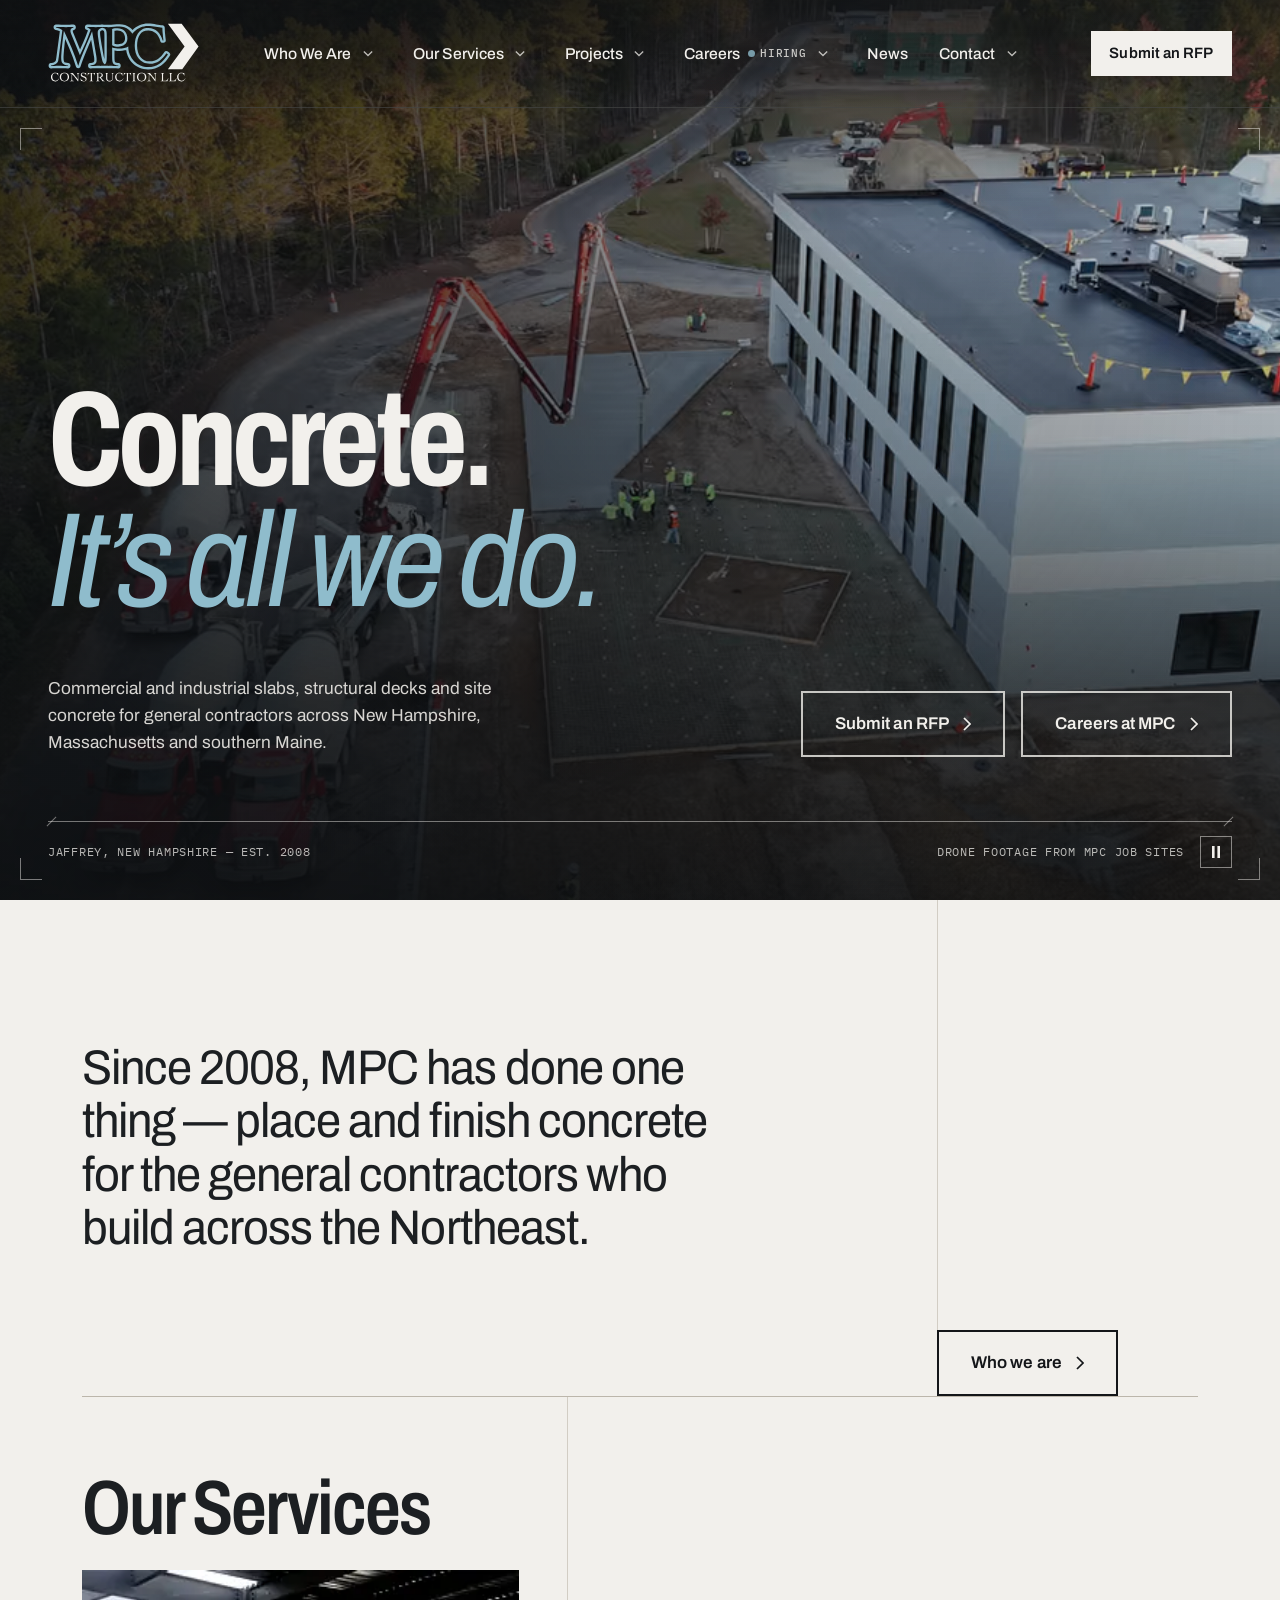
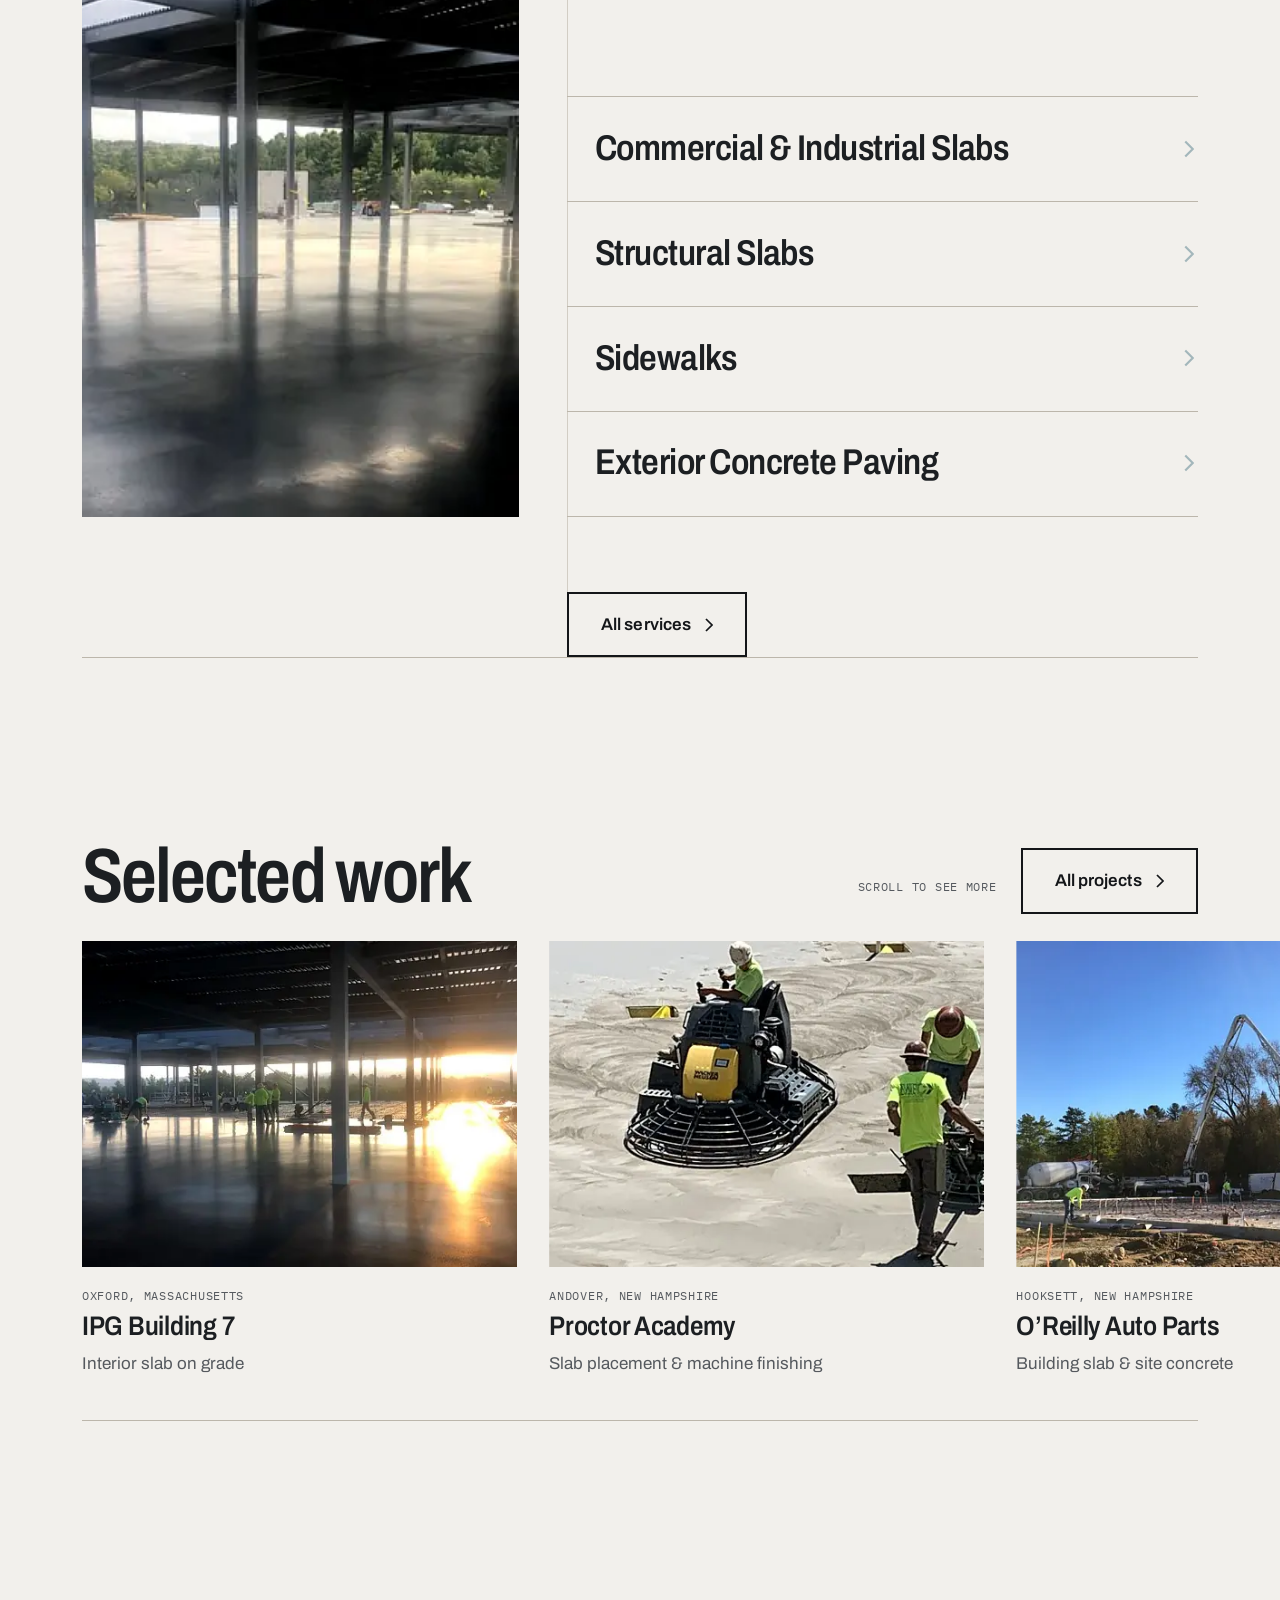
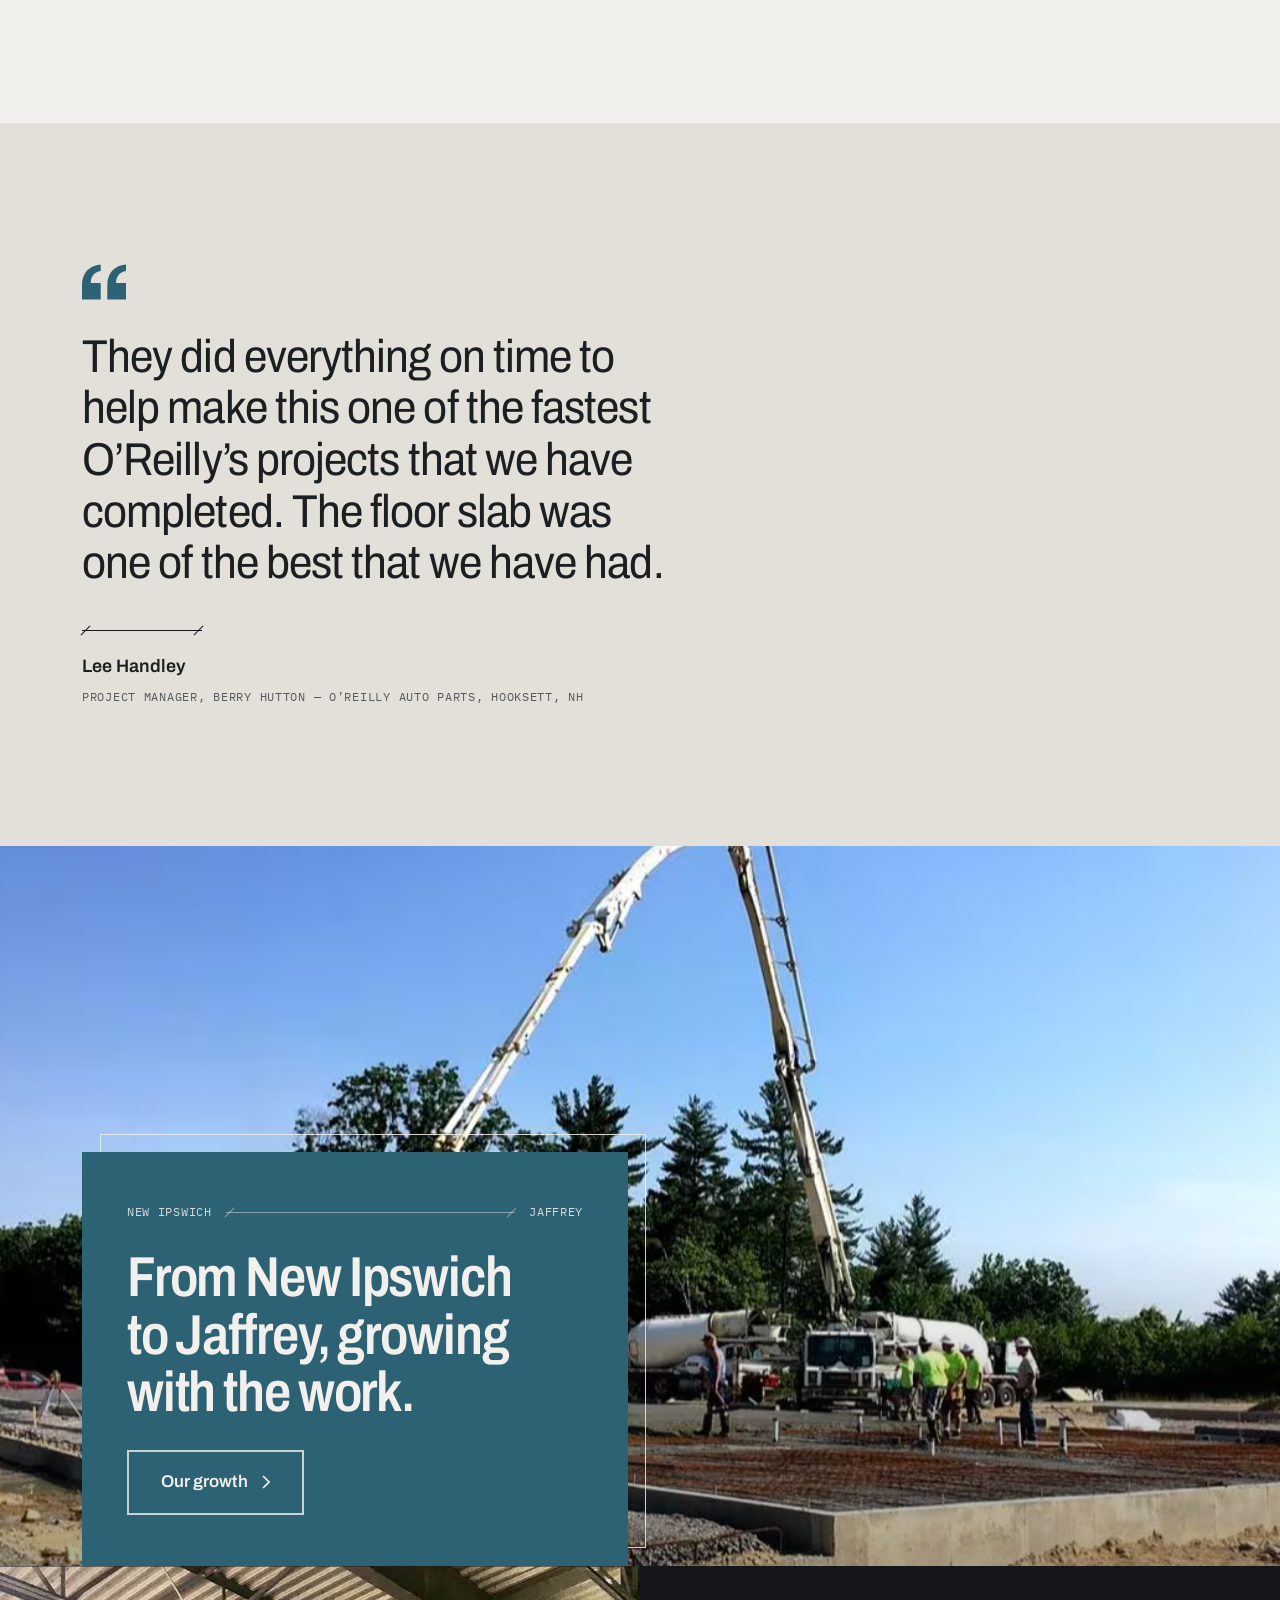
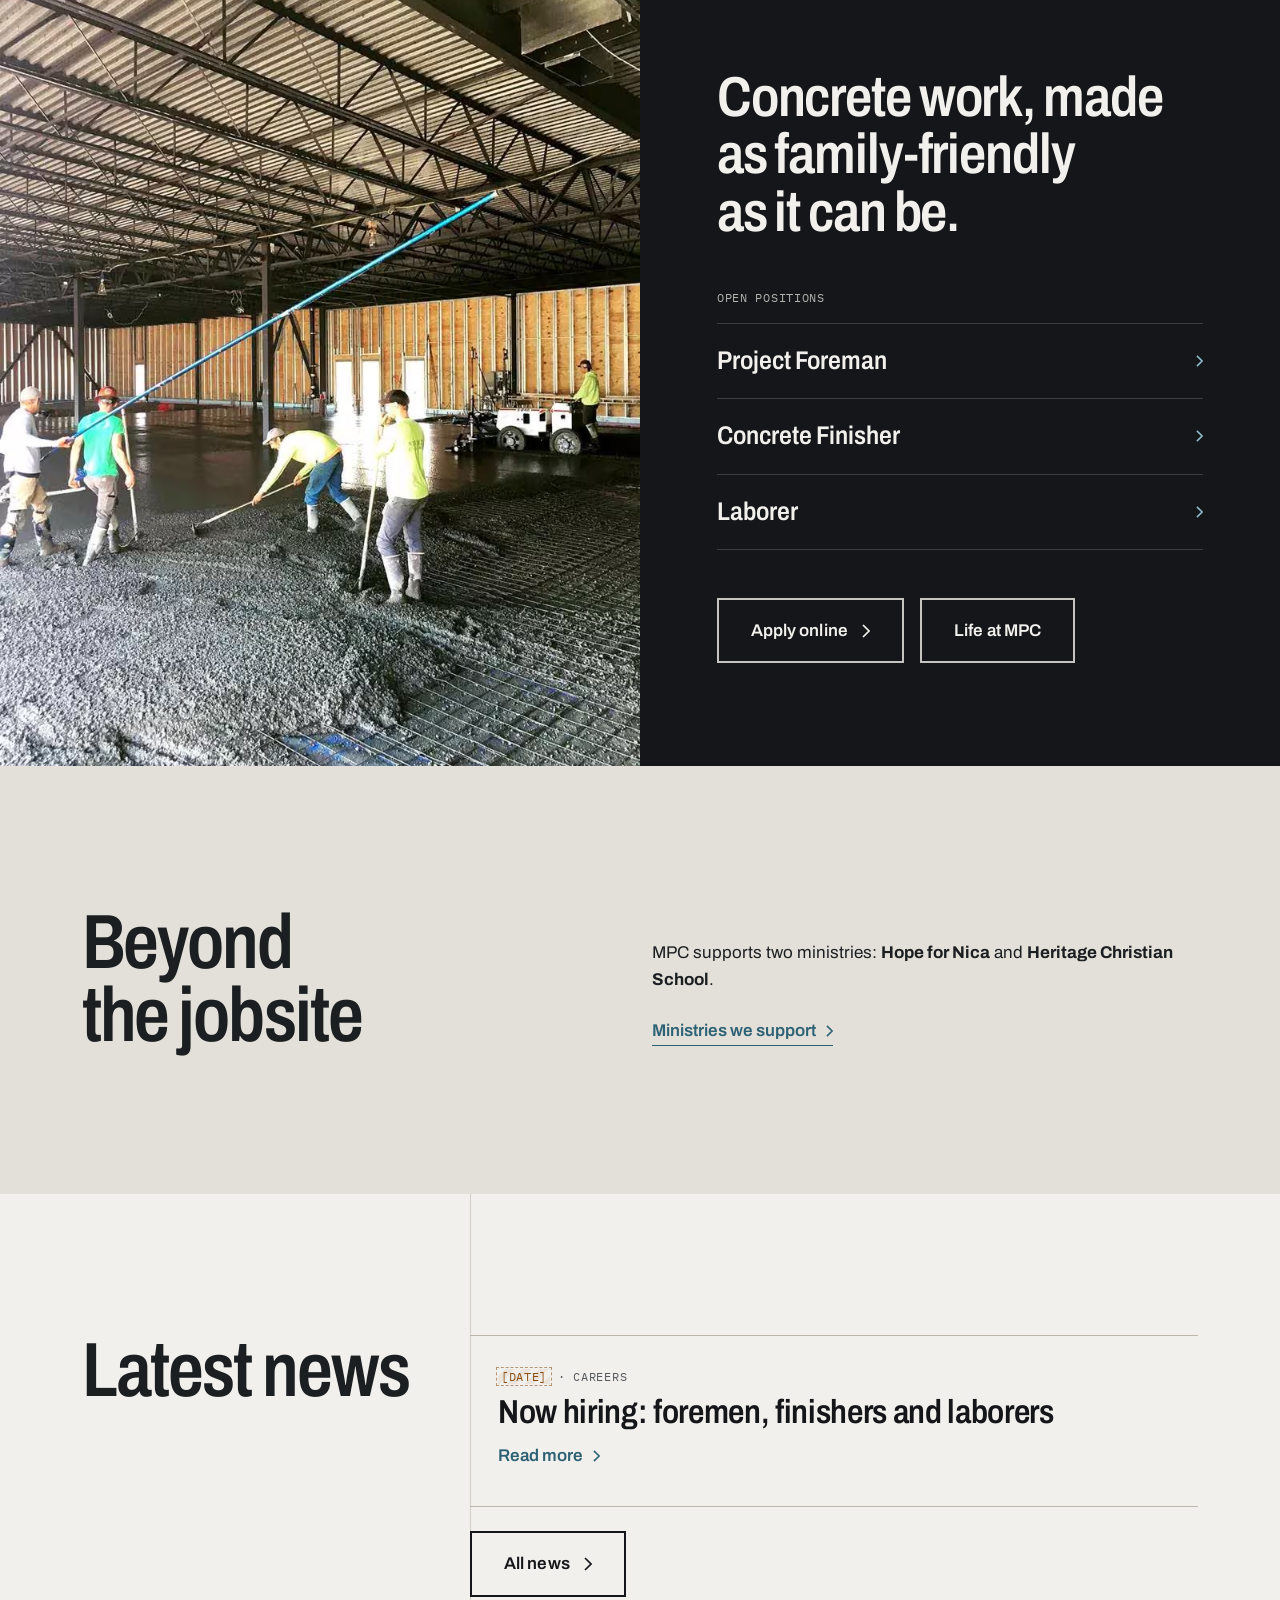
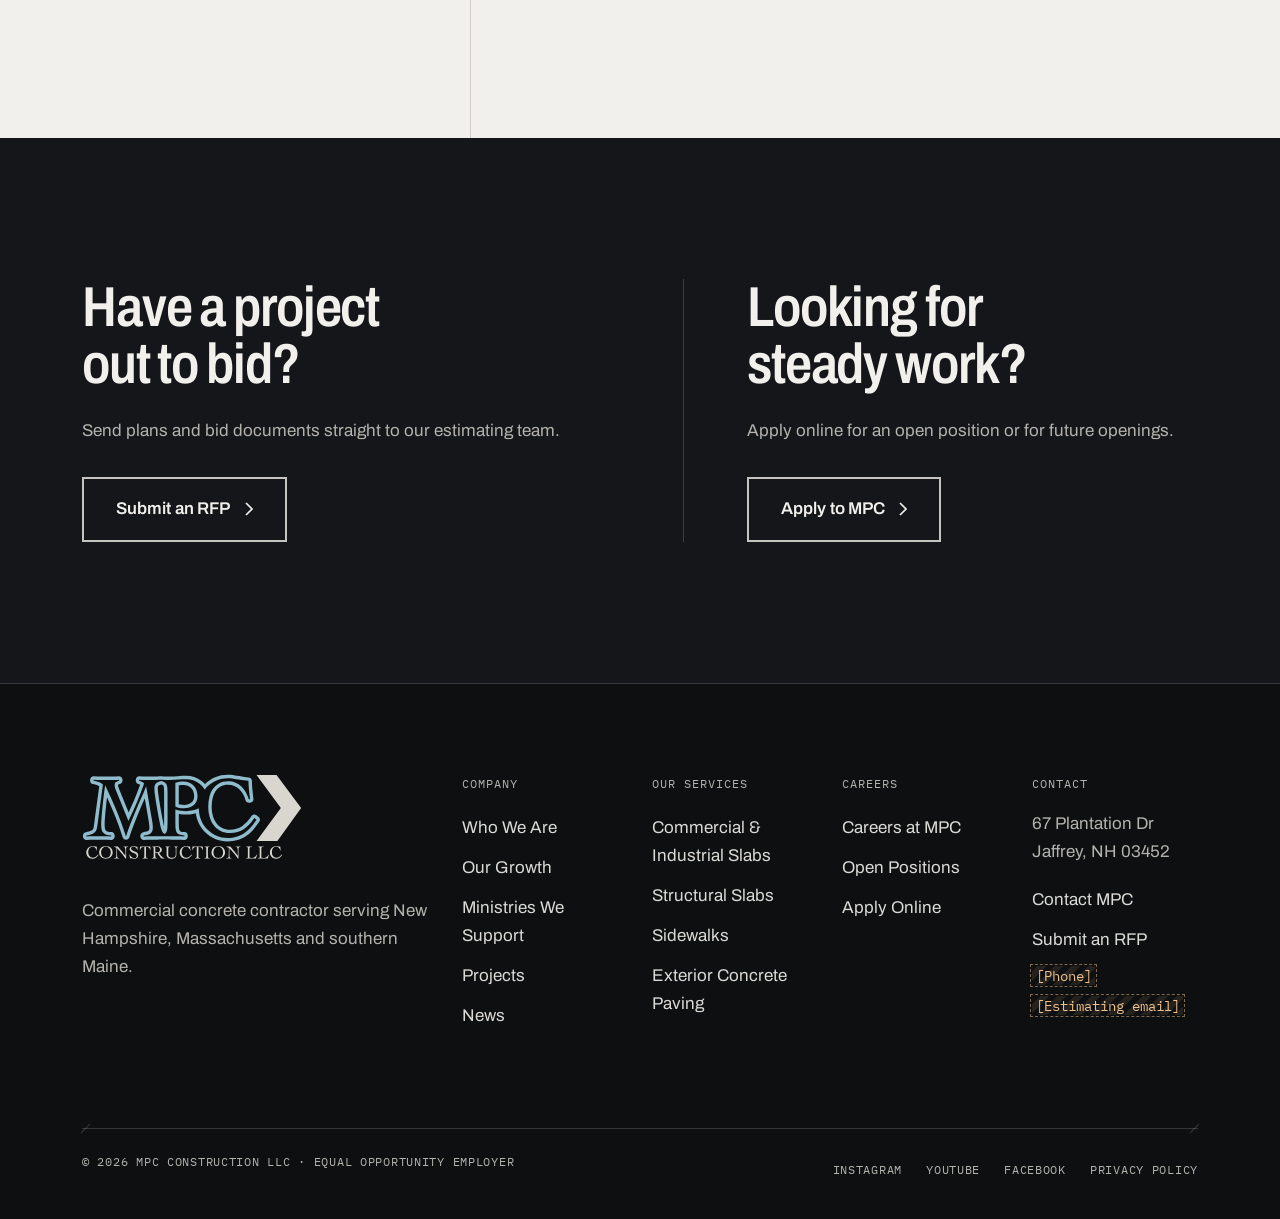
<file: index.html>
<!doctype html>
<html lang="en">
<head>
  <meta name="robots" content="noindex, nofollow">
  <meta charset="utf-8">
  <meta name="viewport" content="width=device-width, initial-scale=1">
  <title>MPC Construction | Commercial Concrete Contractor | Jaffrey, NH</title>
  <meta name="description" content="MPC Construction is a commercial concrete contractor based in Jaffrey, New Hampshire, placing and finishing slabs, structural decks and site concrete for general contractors across New Hampshire, Massachusetts and southern Maine.">
  <meta name="theme-color" content="#141619">
  <script>document.documentElement.classList.add('js');</script>
  <link rel="preconnect" href="https://fonts.googleapis.com">
  <link rel="preconnect" href="https://fonts.gstatic.com" crossorigin>
  <link href="https://fonts.googleapis.com/css2?family=Archivo:ital,wdth,wght@0,62..125,300..800;1,62..125,300..500&family=IBM+Plex+Mono:wght@400;500&display=swap" rel="stylesheet">
  <link href="https://cdn.jsdelivr.net/npm/bootstrap@5.3.3/dist/css/bootstrap.min.css" rel="stylesheet">
  <link href="assets/css/mpc.css?v=308d3cad" rel="stylesheet">
  <link rel="preload" as="image" href="assets/img/hero/reel-poster-1920.jpg" imagesrcset="assets/img/hero/reel-poster-768.jpg 768w, assets/img/hero/reel-poster-1920.jpg 1920w" imagesizes="100vw">
</head>
<body>

<a class="visually-hidden-focusable skip-link" href="#main">Skip to main content</a>

<!-- Site header  (Drupal: header region — branding, main menu, CTA) -->
<header class="site-header" id="siteHeader">
  <nav class="mainnav" aria-label="Main">
    <div class="container-fluid px-lg-5 d-flex align-items-center justify-content-between h-100">
      <a class="brand" href="index.html" aria-label="MPC Construction — home">
        <!-- MPC stacked logo (no tagline, logo#8), inlined so its colours follow the header state. tools/logos.py -->
        <svg xmlns="http://www.w3.org/2000/svg" xmlns:xlink="http://www.w3.org/1999/xlink" viewBox="72.2 12.5 541.2 222.0" class="brand__logo brand__logo--stacked" aria-hidden="true" focusable="false" aria-label="MPC Construction LLC">
<defs>
<clipPath id="mpc-stacked-short-clip_1">
<path transform="matrix(1,0,0,-1,0,477)" d="M0 234H648V477H0Z" clip-rule="evenodd"/>
</clipPath>
<clipPath id="mpc-stacked-short-clip_2">
<path transform="matrix(1,0,0,-1,0,477)" d="M0 648H648V0H0Z"/>
</clipPath>
<clipPath id="mpc-stacked-short-clip_3">
<path transform="matrix(1,0,0,-1,0,477)" d="M-1.12 42.94H648V604.18H-1.12Z"/>
</clipPath>
<path id="mpc-stacked-short-font_4_38" d="M.6239929 .42578126C.6153259 .45578004 .60382589 .4834442 .5894928 .5087738 .5751597 .5341136 .55816146 .55611678 .5384979 .5747833 .5188344 .5934499 .49617005 .60795089 .47050477 .61828616 .44483949 .6286214 .41600547 .63378909 .3840027 .63378909 .34267173 .63378909 .30766807 .62579348 .2789917 .60980227 .25032554 .59381106 .22682698 .57215377 .2084961 .5448303 .1901652 .5175171 .1768341 .48587037 .16850281 .44989015 .16017151 .4139099 .15600586 .3759308 .15600586 .33595277 .15600586 .2959849 .16133626 .25784303 .17199707 .2215271 .18266805 .18521118 .19850159 .15339153 .21949768 .12606812 .24050395 .09875488 .26683555 .076934818 .29849244 .06060791 .33015953 .04429118 .3666636 .036132814 .40800477 .036132814 .47000633 .036132814 .5235036 .051798505 .5684967 .08312988 .61349996 .114471439 .6533356 .15714009 .68800356 .21113587L.71299746 .19113159C.69033309 .15713501 .6676636 .12713623 .644989 .101135257 .62232467 .07513428 .5976613 .05316162 .57099917 .035217287 .544337 .01727295 .5153351 .0036621094 .48399354-.0056152346 .45266215-.014892578 .41733299-.01953125 .37800599-.01953125 .3333384-.01953125 .29100038-.01103719 .25099183 .0059509279 .21099346 .022939047 .17599488 .046585084 .1459961 .07688904 .115997318 .10720316 .092163089 .14350891 .07449341 .18580628 .056833906 .22810364 .04800415 .27456666 .04800415 .3251953 .04800415 .37582398 .056833906 .422287 .07449341 .46458436 .092163089 .5068817 .115997318 .5431824 .1459961 .5734863 .17599488 .6038005 .21099346 .6274516 .25099183 .6444397 .29100038 .6614278 .3333384 .6699219 .37800599 .6699219 .40266419 .6699219 .42565919 .6684062 .44699098 .66537478 .46833293 .6623535 .48883567 .65915939 .50849917 .65579226 .52816268 .6524251 .54715988 .64905807 .5654907 .6456909 .5838318 .642334 .60199996 .6403198 .6199951 .63964846 .6199951 .6257426 .6204936 .60945639 .6214905 .5907898 .62249758 .5721232 .623998 .55295309 .6259918 .5332794 .6279958 .5136159 .6299947 .49428306 .6319885 .47528077 .6339925 .45628868 .6359965 .43978883 .6380005 .42578126H.6239929Z"/>
<path id="mpc-stacked-short-font_4_50" d="M.04699707 .3251953C.04699707 .3791504 .056828817 .42744447 .07649231 .4700775 .09616598 .5127106 .122665408 .54884847 .1559906 .5784912 .18932598 .608134 .22849529 .6307831 .27349855 .6464386 .3185018 .6620941 .366333 .6699219 .4169922 .6699219 .46766154 .6699219 .51549789 .6620941 .5605011 .6464386 .60550436 .6307831 .6446686 .608134 .6779938 .5784912 .71132919 .54884847 .73782858 .5127106 .75749209 .4700775 .7771657 .42744447 .78700259 .3791504 .78700259 .3251953 .78700259 .27124024 .7771657 .22294617 .75749209 .18031311 .73782858 .13768006 .71132919 .10154215 .6779938 .071899417 .6446686 .042256673 .60550436 .019607544 .5605011 .0039520266 .51549789-.011703491 .46766154-.01953125 .4169922-.01953125 .366333-.01953125 .3185018-.011703491 .27349855 .0039520266 .22849529 .019607544 .18932598 .042256673 .1559906 .071899417 .122665408 .10154215 .09616598 .13768006 .07649231 .18031311 .056828817 .22294617 .04699707 .27124024 .04699707 .3251953M.15299988 .3251953C.15299988 .28458659 .15899658 .24563599 .17098999 .2083435 .18299358 .1710612 .20032756 .13827007 .22299195 .10997009 .2456665 .0816803 .27333579 .05904643 .30599977 .04206848 .33866374 .025090537 .37566123 .016601563 .4169922 .016601563 .45833335 .016601563 .4953359 .025090537 .5279999 .04206848 .5606639 .05904643 .58832809 .0816803 .61099246 .10997009 .633667 .13827007 .651001 .1710612 .6629944 .2083435 .674998 .24563599 .68099978 .28458659 .68099978 .3251953 .68099978 .36580406 .674998 .40474955 .6629944 .44203187 .651001 .47932435 .633667 .5121155 .61099246 .5404053 .58832809 .56870529 .5606639 .5913442 .5279999 .60832217 .4953359 .6253001 .45833335 .63378909 .4169922 .63378909 .37566123 .63378909 .33866374 .6253001 .30599977 .60832217 .27333579 .5913442 .2456665 .56870529 .22299195 .5404053 .20032756 .5121155 .18299358 .47932435 .17098999 .44203187 .15899658 .40474955 .15299988 .36580406 .15299988 .3251953Z"/>
<path id="mpc-stacked-short-font_4_49" d="M.01600647 .6542969C.039332075 .6529948 .06149292 .65201827 .08248901 .6513672 .10349528 .6507161 .1280009 .6503906 .15600586 .6503906 .17067464 .6503906 .18500774 .6507161 .19900513 .6513672 .21300252 .65201827 .22733562 .6529948 .2420044 .6542969 .2506714 .6422933 .2650045 .6241252 .28500367 .5997925 .30500285 .5754598 .32783509 .5476227 .35350038 .5162811 .37916566 .48494975 .406662 .45161439 .43598939 .41627503 .46532694 .38094584 .4936625 .3464457 .5209961 .31277467 .54832968 .27911378 .5734965 .2477824 .5964966 .21878052 .61949667 .18977864 .6376648 .16594441 .651001 .14727783H.6529999C.6529999 .16727703 .6531677 .18710836 .6535034 .20677185 .6538391 .22644551 .65400698 .24628194 .65400698 .26628114V.3822937C.65400698 .42495729 .65250656 .4621226 .6495056 .49378968 .6465047 .5254567 .6405029 .5519562 .63150027 .57328799 .62249758 .59462997 .6098277 .610967 .5934906 .6222992 .5771637 .6336314 .5556691 .6402995 .52900698 .64230349V.6542969C.5523326 .6529948 .575826 .65201827 .5994873 .6513672 .62315878 .6507161 .6466624 .6503906 .66999819 .6503906 .69132998 .6503906 .71299746 .6507161 .7350006 .6513672 .7570038 .65201827 .77867129 .6529948 .80000308 .6542969V.64230349C.7580007 .6369629 .7291667 .62479147 .713501 .6057892 .69783529 .58679708 .69000247 .55763247 .69000247 .5182953V-.01171875H.6529999C.6163381 .045613607 .57750448 .10127767 .536499 .15527344 .49550376 .20927938 .45483909 .26061503 .414505 .3092804 .37417094 .35795594 .33516947 .40312705 .2975006 .4447937 .25983177 .48646037 .22599793 .5236257 .19599915 .5562897 .19533794 .5389455 .19483948 .5219371 .19450379 .5052643 .19416809 .48860169 .19400025 .4715983 .19400025 .45425416V.27919007C.19400025 .21983338 .195165 .17298381 .1974945 .13864136 .19983419 .10429891 .20550029 .07795715 .2144928 .05961609 .22349549 .041275026 .23683167 .028935751 .25450135 .022598267 .27217103 .016270956 .29667155 .011439006 .32800294 .008102417V-.00390625C.29399619-.0026041668 .26099143-.0016276041 .22898865-.0009765625 .19699605-.00032552085 .16400147 0 .13000489 0 .11066691 0 .091664638-.00032552085 .07299805-.0009765625 .054331464-.0016276041 .03533427-.0026041668 .01600647-.00390625V.008102417C.038670858 .011428833 .058502199 .014592488 .07550049 .017593384 .09249878 .020594279 .10649618 .025594077 .117492679 .032592775 .12849935 .039601644 .13683574 .049606325 .14250183 .06260681 .14816793 .07561747 .15133159 .09379069 .1519928 .117126468L.16400147 .5762787C.14266968 .5936127 .1193339 .6072795 .09399414 .61727908 .06866455 .6272888 .04266866 .6356252 .01600647 .6422882V.6542969Z"/>
<path id="mpc-stacked-short-font_4_54" d="M.4909973 .46372987C.48233033 .48506166 .4711609 .5062256 .457489 .5272217 .4438273 .54822799 .42799378 .56689456 .4099884 .58322146 .3919932 .59955856 .37199403 .61272177 .34999085 .6227112 .32799784 .6327006 .30400086 .6376953 .27799989 .6376953 .23999532 .6376953 .2088267 .6307017 .18449402 .6167145 .16016133 .6027374 .147995 .577769 .147995 .5418091 .147995 .5204976 .15349324 .5020192 .16448975 .4863739 .17549642 .47072856 .1901652 .45690919 .2084961 .44491578 .22682698 .43293254 .24766033 .4219462 .2709961 .4119568 .29433189 .40196739 .3181661 .3918101 .34249879 .381485 .36683146 .37117005 .39066569 .36002098 .41400147 .34803773 .43733726 .33605448 .45817057 .32173667 .47650147 .30508424 .49483238 .288442 .50949606 .26912944 .52049258 .2471466 .5314992 .22517395 .53700259 .19887288 .53700259 .16824341 .53700259 .13562012 .5310008 .107488 .5189972 .083847049 .5070038 .060206098 .49083964 .040725709 .47050477 .025405884 .4501699 .010096232 .4264984-.0012207031 .39949037-.008544922 .37249247-.01586914 .34366355-.01953125 .31300355-.01953125 .29633079-.01953125 .2789917-.018015543 .26098634-.014984131 .24299114-.011952718 .22566223-.008585612 .20899964-.0048828127 .19233704-.0011800131 .1771698 .002187093 .16349793 .005218506 .14983623 .008249919 .13900249 .009765625 .1309967 .009765625 .123662319 .009765625 .11666361 .008595784 .11000061 .0062561037 .10333761 .003926595 .096338909 .0014292399 .08900452-.0012359619 .083002727 .036768598 .07599894 .073939 .067993167 .11027527 .05999756 .14661153 .05166626 .18377686 .042999269 .22177124L.055999757 .22877503C.068003337 .20543926 .08250427 .18110657 .09950256 .15577698 .116500858 .13044739 .1356659 .10727946 .15699768 .08627319 .17832947 .0652771 .201828 .04777527 .22749329 .0337677 .25316874 .019770304 .28100587 .012771606 .31100465 .012771606 .33033244 .012771606 .34899394 .014933269 .36698915 .019256592 .3849945 .023590088 .40082804 .030415854 .41448976 .039733888 .42816163 .04906209 .43899537 .061213178 .44699098 .076187137 .45499674 .091171268 .45899964 .10964966 .45899964 .13162232 .45899964 .16291301 .44933067 .18904114 .42999269 .21000672 .4106649 .23098247 .38666789 .24929302 .3580017 .26493836 .32933555 .28059388 .2981669 .29507957 .26449586 .3083954 .23083496 .3217112 .19967143 .33669029 .17100525 .35333253 .14233907 .36997477 .118337 .38961283 .09899902 .4122467 .07967123 .43489076 .070007327 .46352134 .070007327 .49813844 .070007327 .5241089 .07500712 .54774478 .085006717 .569046 .09500631 .5903575 .10850525 .6085002 .12550354 .6234741 .14250183 .63845828 .16216533 .64994308 .18449402 .65792849 .20683289 .6659241 .23066712 .6699219 .2559967 .6699219 .28066508 .6699219 .30283103 .6682434 .3224945 .6648865 .34216819 .66153976 .3613383 .6578522 .38000489 .65382388 .39933268 .64979556 .41832987 .64593508 .43699647 .64224246 .45566307 .63856 .47566224 .63671877 .49699403 .63671877 .49699403 .60672 .49749247 .57755538 .49848939 .54922488 .49949647 .52089437 .5016683 .49239604 .5050049 .46372987H.4909973Z"/>
<path id="mpc-stacked-short-font_4_55" d="M.17599488 .008087158C.20000203 .0100911459 .21866863 .013758342 .23199463 .019088746 .24533081 .024429322 .25549827 .032765707 .26249696 .0440979 .26949565 .055430097 .27382914 .070261638 .27549745 .08859253 .27716575 .10692342 .27799989 .13008626 .27799989 .15808106V.6220703C.2426707 .6220703 .21317037 .62073776 .1894989 .6180725 .1658376 .6154073 .14533997 .60857138 .12800598 .5975647 .110672 .5865682 .09550476 .56973776 .08250427 .54707339 .069503787 .524409 .056671144 .4934082 .044006349 .45407105L.03100586 .45806886 .04499817 .6542969C.073003139 .6529948 .1006724 .65201827 .12800598 .6513672 .15533956 .6507161 .18300374 .6503906 .21099854 .6503906H.44599916C.47266136 .6503906 .49899293 .6507161 .5249939 .6513672 .5509949 .65201827 .57733157 .6529948 .6040039 .6542969L.6179962 .45806886 .6049957 .45407105C.59233096 .4934082 .5794983 .524409 .5664978 .54707339 .5534973 .56973776 .5383301 .5865682 .5209961 .5975647 .5036621 .60857138 .48282878 .6154073 .4584961 .6180725 .43416343 .62073776 .4039968 .6220703 .36799623 .6220703V.15808106C.36799623 .13008626 .36883036 .10692342 .37049867 .08859253 .37216697 .070261638 .37650047 .055430097 .38349916 .0440979 .39049784 .032765707 .40099589 .024429322 .4149933 .019088746 .42900086 .013758342 .44833885 .0100911459 .4730072 .008087158V-.00390625C.44766746-.0026041668 .42232768-.0016276041 .39698792-.0009765625 .37165834-.00032552085 .34632875 0 .32099916 0 .29633079 0 .27199809-.00032552085 .2480011-.0009765625 .2240041-.0016276041 .20000203-.0026041668 .17599488-.00390625V.008087158Z"/>
<path id="mpc-stacked-short-font_4_53" d="M.7380066 0H.55799868C.5159963 .046020509 .4771627 .09320577 .4414978 .14155579 .40583293 .1899058 .37399803 .24108887 .34599305 .29510499 .33933006 .29510499 .3308309 .29577128 .3204956 .29710389 .3101705 .29844667 .2995046 .2999471 .28849793 .30160523 .27750144 .30327354 .26683555 .30527244 .25650025 .30760194 .24616497 .30994163 .23766582 .31211344 .23100281 .31411744V.15811157C.23100281 .13010662 .23183187 .106933597 .23348999 .08859253 .23515828 .070261638 .23949178 .055430097 .24649048 .0440979 .25349937 .032765707 .26400248 .024429322 .27799989 .019088746 .29199729 .013758342 .31133018 .0100911459 .33599855 .008087158V-.00390625C.31066896-.0026041668 .28533427-.0016276041 .2599945-.0009765625 .23466492-.00032552085 .20933533 0 .18400574 0 .15933736 0 .13499959-.00032552085 .11099243-.0009765625 .086995448-.0016276041 .06299845-.0026041668 .039001466-.00390625V.008102417C.06299845 .010096232 .08166504 .013758342 .09500122 .019088746 .1083374 .024429322 .118504848 .032765707 .12550354 .0440979 .13250225 .055440267 .13683574 .07028198 .13850403 .08862305 .14017232 .10696411 .14100647 .13013713 .14100647 .15814209V.49224855C.14100647 .5202535 .14017232 .5434265 .13850403 .5617676 .13683574 .58010867 .13250225 .59494528 .12550354 .60627749 .118504848 .6176198 .1083374 .62595626 .09500122 .6312866 .08166504 .6366272 .06299845 .6402944 .039001466 .6422882V.6542969C.060333253 .6529541 .08166504 .651947 .102996829 .65127566 .12432861 .65061447 .14566548 .6502838 .16700745 .6502838 .17633565 .6502838 .18799846 .6507823 .20199585 .6517792 .21600342 .65278628 .23084004 .6539459 .24650574 .6552582 .26217143 .65657046 .27800498 .65771487 .29400636 .6586914 .31000773 .65966799 .32434083 .66015627 .33700563 .66015627 .36567179 .66015627 .39500428 .6564891 .42500306 .64915469 .45500184 .64182028 .48199974 .6301524 .5059967 .614151 .5299937 .5981496 .54965719 .57781478 .5649872 .55314639 .58032736 .52847799 .58799746 .4991404 .58799746 .46513368 .58799746 .44179789 .5838318 .42112733 .5755005 .40312196 .5671692 .38512675 .55599978 .36946107 .5419922 .35612489 .5279948 .3427887 .51149496 .3317871 .49249269 .32312013 .47350059 .31445313 .45366923 .30812074 .43299867 .30412293 .44233705 .28812156 .45333863 .27011619 .46600343 .2501068 .4786682 .23009746 .49283348 .2097524 .50849917 .18907166 .52416488 .16840108 .5408325 .14789327 .5585022 .12754822 .5761719 .10721334 .59483847 .088872279 .61450198 .072525028 .63416549 .056187948 .6543274 .04251607 .6749878 .0315094 .6956584 .020502726 .7166646 .014002482 .7380066 .012008667V0M.23100281 .34788514C.2610016 .33654277 .29200236 .33087159 .32400514 .33087159 .37600709 .33087159 .41634117 .3428701 .44500733 .36686708 .4736735 .39087425 .4880066 .4298757 .4880066 .48387147 .4880066 .50587466 .48384095 .52571108 .47550965 .54338076 .46717835 .5610504 .4556783 .57638046 .44100953 .5893707 .42634074 .6023712 .40950523 .6123708 .39050294 .6193695 .37150065 .62637838 .3516693 .6298828 .3310089 .6298828 .31433616 .6298828 .29799906 .6292165 .28199769 .6278839 .2659963 .62655135 .2503306 .6235504 .23500061 .6188812 .23366802 .5868785 .23266602 .5545451 .23199463 .5218811 .23133342 .48921714 .23100281 .45388285 .23100281 .4158783V.34788514Z"/>
<path id="mpc-stacked-short-font_4_56" d="M.12800598 .55332949C.12800598 .5719859 .12616985 .5864766 .12249756 .59680178 .11883545 .607137 .1133372 .6153056 .10600281 .6213074 .09866842 .62730917 .08966573 .63164266 .07899475 .63430789 .068333949 .6369731 .05600484 .63963827 .042007448 .64230349V.6542969C.070002239 .6529948 .09749857 .65201827 .12449646 .6513672 .15150452 .6507161 .17900594 .6503906 .20700073 .6503906 .22699993 .6503906 .24683126 .6507161 .26649476 .6513672 .28616844 .65201827 .30600486 .6529948 .32600404 .6542969V.64230349C.30467225 .6402995 .28700257 .6369629 .272995 .6322937 .2589976 .6276245 .24799602 .6209564 .23999024 .6122894 .23199463 .60362246 .22632854 .592453 .22299195 .5787811 .21966553 .56511947 .21800232 .548289 .21800232 .5282898V.20228577C.21800232 .17094422 .22316997 .1444397 .23350525 .12277222 .24384053 .10110474 .25800578 .08343506 .27600099 .06976318 .29400636 .056101484 .3148397 .046101888 .33850099 .039764406 .36217246 .03343709 .38733927 .030273438 .41400147 .030273438 .4566752 .030273438 .49167887 .036605836 .51901248 .04927063 .546346 .061935426 .5680084 .077433269 .58399966 .09576416 .60000106 .114105228 .6110026 .1337738 .6170044 .1547699 .62300619 .17577617 .6260071 .19427999 .6260071 .21028137V.4902954C.6260071 .5169576 .6248372 .53945419 .62249758 .55778506 .62016806 .5761261 .61550399 .59113058 .60850527 .60279849 .60150656 .61446639 .59166976 .6232961 .57899478 .6292877 .56632998 .6352895 .549998 .6396281 .5299988 .64230349V.6542969C.5506694 .6529948 .571167 .65201827 .5914917 .6513672 .6118266 .6507161 .6323293 .6503906 .6529999 .6503906 .67033389 .6503906 .68733218 .6507161 .70399478 .6513672 .72066757 .65201827 .7376709 .6529948 .7550049 .6542969V.64230349C.7409973 .6402995 .7281596 .6376292 .7164917 .6342926 .704834 .6309662 .69500228 .6249695 .68699648 .6163025 .67900088 .6076457 .6728363 .59514877 .6685028 .57881167 .6641693 .56248477 .66200259 .5403239 .66200259 .5123291V.21340943C.66200259 .17342122 .654836 .13893128 .6405029 .109939578 .62616989 .080947879 .6066691 .056788129 .58200076 .037460329 .55733236 .018132529 .52849838 .0038045247 .49549867-.0055236818 .462499-.014862061 .42733256-.01953125 .3899994-.01953125 .3560028-.01953125 .32333885-.015029907 .29200746-.0060272219 .26067607 .0029652913 .23284404 .016626994 .20851135 .034957887 .18417867 .053288778 .16467794 .07611593 .15000916 .10343933 .13534038 .13076274 .12800598 .16241963 .12800598 .19841004V.55332949Z"/>
<path id="mpc-stacked-short-font_4_44" d="M.04699707 .008102417C.07099406 .010096232 .089660648 .013758342 .102996829 .019088746 .11633301 .024429322 .12650045 .032765707 .13349915 .0440979 .14049785 .055440267 .14483135 .07028198 .14649964 .08862305 .14816793 .10696411 .14900208 .13013713 .14900208 .15814209V.49224855C.14900208 .5202535 .14816793 .5434265 .14649964 .5617676 .14483135 .58010867 .14049785 .59494528 .13349915 .60627749 .12650045 .6176198 .115997318 .62595626 .101989749 .6312866 .08799235 .6366272 .068995159 .6402944 .04499817 .6422882V.6542969C.073003139 .6529948 .10016886 .65201827 .12649536 .6513672 .15283203 .6507161 .17999776 .6503906 .20799256 .6503906 .22999573 .6503906 .2519989 .6507161 .27400209 .6513672 .29600526 .65201827 .31767274 .6529948 .33900453 .6542969V.6422882C.31566874 .6402944 .29733277 .6366272 .28399659 .6312866 .27067057 .62595626 .260671 .6176198 .2539978 .60627749 .2473348 .59494528 .24316915 .58010867 .24150086 .5617676 .23983257 .5434265 .23899842 .5202535 .23899842 .49224855V.15814209C.23899842 .13013713 .23983257 .10696411 .24150086 .08862305 .24316915 .07028198 .24750264 .055440267 .25450135 .0440979 .26150004 .032765707 .27199809 .024429322 .28599549 .019088746 .30000306 .013758342 .31933595 .010096232 .34399415 .008102417V-.00390625C.31866456-.0026041668 .29332987-.0016276041 .2679901-.0009765625 .24266052-.00032552085 .21733094 0 .19200135 0 .16733296 0 .1429952-.00032552085 .11898804-.0009765625 .09499105-.0016276041 .07099406-.0026041668 .04699707-.00390625V.008102417Z"/>
<path id="mpc-stacked-short-font_4_3" d=""/>
<path id="mpc-stacked-short-font_4_47" d="M.36099244 .64230349C.32899986 .6376343 .30400086 .63229879 .28599549 .626297 .26800028 .6202952 .25483195 .61279299 .24649048 .6037903 .23815918 .5947978 .23299153 .5834656 .23098755 .5697937 .22899373 .556132 .22799683 .53930667 .22799683 .5193176V.039367677C.2460022 .036031087 .26350404 .033030195 .28050233 .03036499 .2975006 .027699789 .31466676 .026367188 .33200074 .026367188 .3713379 .026367188 .40567018 .030359904 .43499757 .038345338 .4643351 .046340944 .49066673 .058329267 .5139923 .0743103 .53732809 .09030151 .5588277 .110448207 .5784912 .13475037 .59816488 .1590627 .6180013 .1875356 .6380005 .22016907H.6529999L.576004-.00390625C.5519969-.0026041668 .52782699-.0016276041 .50349429-.0009765625 .4791616-.00032552085 .45499674 0 .43099977 0H.13699341C.12033081 0 .103663127-.00032552085 .08699036-.0009765625 .07032776-.0016276041 .05366516-.0026041668 .037002565-.00390625V.008102417C.059005739 .010096232 .07650248 .013427734 .0894928 .018096924 .102493289 .022766114 .11266073 .028600058 .11999512 .035598756 .12732952 .042607625 .13216146 .05111186 .13449097 .06111145 .13683065 .071111049 .13800049 .08278402 .13800049 .09613037V.49224855C.13800049 .5202535 .13716634 .5434265 .13549805 .5617676 .13382976 .58010867 .12966411 .59494528 .1230011 .60627749 .1163381 .6176198 .1063385 .62595626 .09300232 .6312866 .07966614 .6366272 .060999555 .6402944 .037002565 .6422882V.6542969C.06300354 .6529948 .08883667 .65201827 .11450195 .6513672 .14016724 .6507161 .16600037 .6503906 .19200135 .6503906 .21999614 .6503906 .24815877 .6507161 .27648927 .6513672 .30482994 .65201827 .33299766 .6529948 .36099244 .6542969V.64230349Z"/>
<clipPath id="mpc-stacked-short-clip_5">
<path transform="matrix(1,0,0,-1,0,477)" d="M0 648H648V0H0Z"/>
</clipPath>
<clipPath id="mpc-stacked-short-clip_6">
<path transform="matrix(1.0000007,0,0,-.99999198,78.8037,234.214)" d="M0 0H397V60.29H0Z"/>
</clipPath>
<clipPath id="mpc-stacked-short-clip_7">
<path transform="matrix(1.0000007,0,0,-.99999198,78.8037,234.214)" d="M0 0H397V60.29H0Z"/>
</clipPath>
<clipPath id="mpc-stacked-short-clip_8">
<path transform="matrix(1.0000007,0,0,-.99999198,-.00005340576,476.99806)" d="M78.8 242.79H475.8V303.08H78.8Z"/>
</clipPath>
<clipPath id="mpc-stacked-short-clip_9">
<path transform="matrix(1.0000007,0,0,-.99999198,78.8037,234.214)" d="M0 0H397V60.29H0Z"/>
</clipPath>
<clipPath id="mpc-stacked-short-clip_10">
<path transform="matrix(1.0000007,0,0,-.99999198,78.8037,234.214)" d="M0 0H397V60.29H0Z"/>
</clipPath>
<clipPath id="mpc-stacked-short-clip_11">
<path transform="matrix(1.0000007,0,0,-.99999198,-.00005340576,476.99806)" d="M78.8 242.79H475.8V303.08H78.8Z"/>
</clipPath>
</defs>
<g>
<g clip-path="url(#mpc-stacked-short-clip_1)">
<g>
<g clip-path="url(#mpc-stacked-short-clip_2)">
<g opacity=".589996">
<g clip-path="url(#mpc-stacked-short-clip_3)">
</g>
</g>
<path transform="matrix(1,0,0,-1,310.3037,40.443788)" d="M0 0C.85 .18 1.7 .31 2.56 .4 5.75 .72 8.52 .88 10.77 .88 14.8 .88 18.53 .22 21.87-1.09 25.14-2.38 27.86-4.14 30.19-6.46 32.51-8.78 34.3-11.6 35.66-15.09 37.05-18.64 37.75-22.7 37.75-27.17 37.75-30.61 37.15-33.53 35.91-36.1 34.65-38.73 33.03-40.84 30.97-42.55 28.81-44.36 26.18-45.78 23.14-46.8 19.97-47.85 16.59-48.39 13.11-48.39 9.91-48.39 6.71-48.11 3.59-47.56 2.39-47.34 1.19-47.04 0-46.64ZM-36.29-101.36C-37.76-95.02-39.34-87.28-41.01-78.33-42.75-69.03-44.47-59.44-46.12-49.85-47.72-40.48-49.07-31.72-50.12-23.82-51.38-14.31-51.65-9.71-51.65-7.53-51.65-5.47-51.39-1.85-49.64-.69-47.98 .42-45.92 1.33-43.51 2.03-42.15 1.73-41.25 1.44-40.69 1.22-39.07 .61-38.46-.15-38.14-.66-37.6-1.54-36.89-3.27-36.59-6.49-36.26-10.15-36.09-14.89-36.09-20.55V-91.83C-36.09-95.39-36.16-98.58-36.29-101.36M119.82 25.88C109.19 25.88 98.96 23.82 89.41 19.77 80.02 15.77 71.66 10.15 64.56 3.04 62.07 5.92 59.26 8.53 56.17 10.85 50.62 15.01 44.47 18.23 37.87 20.43 31.28 22.63 24.82 23.75 18.66 23.75 11.58 23.75 4.5 23.37-2.41 22.63-8.68 21.95-15.16 21.61-21.67 21.61-26.29 21.61-30.95 21.68-35.5 21.82-36.15 21.84-36.79 21.88-37.43 21.91-37.98 21.94-38.52 21.96-39.06 21.98-39.84 22.05-42.14 22.24-43.96 22.24-44.19 22.24-44.42 22.24-44.63 22.23-44.84 22.24-45.06 22.24-45.29 22.24-47.19 22.24-49.61 22.04-50.41 21.97-50.86 21.95-51.31 21.92-51.76 21.9-52.31 21.87-52.87 21.84-53.41 21.82-57.76 21.68-62.23 21.61-66.7 21.61-71.76 21.61-76.85 21.68-81.83 21.82-86.86 21.96-91.95 22.17-96.97 22.45-97.12 22.46-97.28 22.46-97.44 22.46-99.59 22.46-101.67 21.64-103.24 20.16-104.93 18.56-105.88 16.34-105.88 14.02V11.46C-105.88 7.77-103.49 4.51-99.97 3.41-98.32 2.89-96.7 2.23-95.16 1.43-99.98-12.35-105.28-25.95-110.95-39.08-114.93-48.3-119.08-57.57-123.34-66.79L-146.18-10.75C-147.12-8.45-147.96-6.25-148.67-4.16-149.16-2.75-149.39-1.35-149.39 .15-149.39 .71-149.34 1.05-149.29 1.23-147.91 2.19-146.44 2.87-144.8 3.3-141.09 4.28-138.51 7.63-138.51 11.46V14.02C-138.51 16.36-139.47 18.59-141.18 20.18-142.75 21.65-144.81 22.46-146.95 22.46-147.13 22.46-147.31 22.46-147.5 22.45-151.79 22.17-156.12 21.96-160.35 21.82-164.55 21.68-168.88 21.61-173.2 21.61-179.27 21.61-185.34 21.68-191.25 21.82-197.21 21.96-203.29 22.18-209.3 22.46-209.43 22.46-209.56 22.46-209.7 22.46-211.86 22.46-213.95 21.63-215.53 20.13-217.19 18.54-218.14 16.33-218.14 14.02V11.46C-218.14 7.35-215.18 3.84-211.13 3.14-207.56 2.52-203.91 1.52-200.31 .15-198.66-.48-197.12-1.19-195.71-1.97L-205.26-72.78C-205.98-78.21-206.69-83.66-207.4-89.14-208.1-94.57-208.88-99.73-209.69-104.49-209.71-104.55-209.72-104.61-209.72-104.67-209.93-106.04-210.37-107.14-211.08-108.04-212.12-109.33-213.39-110.44-214.98-111.43-216.75-112.52-218.74-113.39-220.93-114.03-223.31-114.73-225.76-115.21-228.22-115.44-232.55-115.86-235.85-119.5-235.85-123.85V-126.41C-235.85-128.74-234.89-130.97-233.18-132.57-231.61-134.04-229.55-134.85-227.41-134.85-227.23-134.85-227.04-134.84-226.86-134.83-222.53-134.55-218.21-134.34-214.02-134.21-209.84-134.07-205.51-134-201.16-134-195.21-134-189.39-134.07-183.87-134.21-178.32-134.34-172.5-134.55-166.56-134.84-166.43-134.84-166.29-134.85-166.16-134.85-163.99-134.85-161.91-134.02-160.33-132.52-158.66-130.92-157.72-128.71-157.72-126.41V-123.85C-157.72-119.37-161.21-115.67-165.69-115.42-169.99-115.18-173.4-114.62-175.81-113.76-177.55-113.14-178.81-112.33-179.66-111.27-180.61-110.1-181.28-108.5-181.66-106.5-182.2-103.61-182.47-100.05-182.47-95.89-182.47-92.41-182.19-86.98-181.64-79.77-181.08-72.4-180.34-64.14-179.42-55.24-178.57-46.92-177.62-38.31-176.59-29.63-171.2-41.48-166-53.35-161.03-65.13-152.57-85.2-144.87-106.37-138.16-128.05-137.06-131.59-133.79-134-130.09-134H-129.66C-125.94-134-122.66-131.56-121.58-128-118.4-117.48-114.78-107.03-110.81-96.95-106.81-86.76-102.64-76.53-98.41-66.52-94.19-56.54-89.83-46.41-85.44-36.43-84.84-35.06-84.23-33.68-83.64-32.3L-73.75-90.06C-73.74-90.11-73.73-90.17-73.72-90.22-73.08-93.52-72.7-96.43-72.58-98.88-72.44-101.65-72.37-103.75-72.37-105.28-72.37-108.43-72.91-109.81-73.14-110.25-73.58-111.12-74.12-111.71-74.89-112.19-76.17-112.98-77.73-113.6-79.54-114.03-81.98-114.61-84.6-115.1-87.32-115.49-91.48-116.08-94.57-119.65-94.57-123.85V-126.41C-94.57-128.72-93.62-130.94-91.94-132.53-90.36-134.02-88.28-134.85-86.13-134.85-85.98-134.85-85.83-134.84-85.68-134.84-80.33-134.55-75.05-134.34-70-134.21-64.97-134.07-59.7-134-54.33-134-53.62-134-52.91-134.01-52.2-134.02-51.58-134.03-50.95-134.04-50.33-134.05H-50.27-50.22C-49.82-134.04-40.47-133.99-35.67-133.85-30.44-133.99-20.83-134.02-20.42-134.02H-20.41C-20.02-134.02-19.65-134.01-19.28-134.01-19.01-134-18.74-134-18.47-134-13.1-134-7.75-134.07-2.59-134.21 2.6-134.34 7.95-134.55 13.31-134.84 13.46-134.84 13.61-134.85 13.75-134.85 15.91-134.85 17.99-134.02 19.56-132.53 21.24-130.94 22.2-128.72 22.2-126.41V-123.85C22.2-119.46 18.83-115.8 14.46-115.43 9.08-114.98 6.13-114.19 4.6-113.61 2.97-112.99 2.37-112.24 2.05-111.72 1.5-110.84 .79-109.11 .5-105.91 .17-102.27 0-97.54 0-91.83V-70.77C1.28-70.99 2.58-71.17 3.88-71.31 8.7-71.83 13.46-72.1 18.02-72.1 24.16-72.1 30.51-71.39 36.91-69.98 38.55-69.62 40.17-69.2 41.77-68.71 42.74-75.94 44.58-82.8 47.26-89.22 51.42-99.2 57.15-107.94 64.3-115.16 71.45-122.39 79.9-128.11 89.41-132.15 98.96-136.21 109.19-138.26 119.82-138.26 128.98-138.26 137.4-137.14 144.85-134.93 152.33-132.7 159.35-129.38 165.73-125.08 172.01-120.84 177.88-115.61 183.17-109.54 188.21-103.76 193.31-97.01 198.34-89.47 200.77-85.83 200.01-80.93 196.59-78.19L191.25-73.93C189.74-72.72 187.88-72.08 185.98-72.08 185.52-72.08 185.06-72.11 184.61-72.19 182.25-72.58 180.16-73.95 178.87-75.96 172.11-86.49 164.3-94.89 155.65-100.91 147.42-106.64 137.8-109.42 126.22-109.42 118.79-109.42 112.23-107.98 106.73-105.14 101.03-102.2 96.44-98.4 92.69-93.52 88.86-88.53 85.92-82.61 83.96-75.91 81.92-68.96 80.88-61.54 80.88-53.84 80.88-45.97 81.71-38.43 83.33-31.42 84.87-24.77 87.34-18.89 90.66-13.94 93.85-9.19 97.82-5.52 102.81-2.74 107.62-.05 113.78 1.31 121.1 1.31 126.81 1.31 131.96 .41 136.41-1.39 140.87-3.19 144.86-5.74 148.26-8.96 151.83-12.35 154.97-16.43 157.61-21.08 160.33-25.89 162.55-31.24 164.21-36.98 165.25-40.59 168.56-43.08 172.32-43.08H175.31C177.76-43.08 180.08-42.02 181.69-40.17 183.29-38.32 184.01-35.87 183.67-33.44 183.25-30.55 182.83-27.1 182.42-23.19 182-19.15 181.57-15.03 181.15-10.85 180.74-6.82 180.42-2.83 180.22 1.03 180.01 4.85 179.91 8.21 179.91 11.04 179.91 15.58 176.31 19.31 171.77 19.47 168.36 19.6 164.85 19.98 161.35 20.62 157.45 21.33 153.32 22.05 149.08 22.77 144.84 23.49 140.35 24.19 135.72 24.84 130.78 25.53 125.43 25.88 119.82 25.88M13.11-56.83C17.52-56.83 21.75-56.16 25.81-54.81 29.86-53.45 33.38-51.53 36.37-49.04 39.36-46.55 41.74-43.46 43.52-39.76 45.3-36.06 46.19-31.86 46.19-27.17 46.19-21.62 45.3-16.57 43.52-12.02 41.74-7.46 39.29-3.62 36.16-.49 33.03 2.64 29.3 5.06 24.96 6.77 20.62 8.47 15.89 9.33 10.77 9.33 8.2 9.33 5.18 9.15 1.69 8.79-1.79 8.44-5.17 7.55-8.44 6.12V-52.14C-5.03-53.99-1.51-55.23 2.12-55.87 5.75-56.51 9.41-56.83 13.11-56.83M-34.78-119.96C-33.2-118.94-31.91-117.69-30.96-116.16-29.46-113.75-28.54-110.58-28.18-106.66-27.83-102.75-27.65-97.81-27.65-91.83V-20.55C-27.65-14.57-27.83-9.63-28.18-5.72-28.54-1.81-29.46 1.36-30.96 3.78-32.45 6.2-34.69 7.97-37.68 9.11-39.36 9.75-41.41 10.27-43.77 10.68-47.9 9.72-51.42 8.28-54.33 6.34-58.17 3.78-60.09-.85-60.09-7.53-60.09-11.09-59.56-16.89-58.49-24.93-57.42-32.97-56.07-41.75-54.44-51.28-52.8-60.81-51.09-70.35-49.31-79.88-47.53-89.41-45.86-97.52-44.3-104.21-43.59-107.06-42.8-109.54-41.95-111.68-41.09-113.81-39.89-115.7-38.32-117.34-37.38-118.32-36.19-119.18-34.78-119.96M119.82 17.44C125.08 17.44 129.99 17.12 134.54 16.48 139.1 15.84 143.47 15.16 147.67 14.45 151.87 13.74 155.92 13.03 159.84 12.31 163.75 11.6 167.62 11.18 171.47 11.04 171.47 8.05 171.57 4.56 171.79 .58 172-3.41 172.32-7.5 172.75-11.7 173.17-15.89 173.6-20.02 174.03-24.07 174.45-28.13 174.88-31.65 175.31-34.64H172.32C170.47-28.23 168.01-22.33 164.96-16.92 161.9-11.52 158.27-6.82 154.07-2.84 149.87 1.15 145.03 4.24 139.56 6.45 134.08 8.65 127.93 9.76 121.1 9.76 112.28 9.76 104.81 8.05 98.69 4.63 92.57 1.22 87.56-3.41 83.64-9.24 79.73-15.08 76.89-21.83 75.11-29.52 73.32-37.2 72.44-45.31 72.44-53.84 72.44-62.38 73.58-70.53 75.86-78.28 78.13-86.04 81.51-92.83 85.99-98.66 90.47-104.5 96.09-109.16 102.85-112.64 109.61-116.13 117.4-117.87 126.22-117.87 139.45-117.87 150.87-114.53 160.47-107.84 170.08-101.15 178.58-92.04 185.98-80.52L191.31-84.79C186.47-92.04 181.64-98.45 176.8-104 171.97-109.54 166.7-114.24 161.01-118.08 155.31-121.92 149.13-124.84 142.44-126.83 135.75-128.82 128.21-129.82 119.82-129.82 110.28-129.82 101.25-128 92.72-124.38 84.18-120.75 76.71-115.7 70.31-109.23 63.9-102.75 58.81-95 55.05-85.96 51.29-76.97 49.41-67.09 49.39-56.33 45.04-58.77 40.29-60.6 35.09-61.74 29.26-63.02 23.57-63.66 18.02-63.66 13.75-63.66 9.34-63.41 4.79-62.91 .23-62.42-4.18-61.39-8.44-59.82V-91.83C-8.44-97.81-8.27-102.75-7.91-106.66-7.56-110.58-6.63-113.75-5.13-116.16-3.64-118.58-1.4-120.36 1.59-121.5 4.58-122.64 8.63-123.42 13.75-123.85V-126.41C8.34-126.12 2.98-125.9-2.36-125.77-7.7-125.62-13.07-125.55-18.47-125.55-19.12-125.55-19.75-125.58-20.4-125.58-20.4-125.58-30.55-125.55-35.68-125.4-40.35-125.55-50.27-125.6-50.27-125.6-51.63-125.59-52.97-125.55-54.33-125.55-59.74-125.55-65.03-125.62-70.23-125.77-75.42-125.9-80.72-126.12-86.13-126.41V-123.85C-83.14-123.42-80.3-122.89-77.59-122.24-74.89-121.6-72.5-120.64-70.44-119.36-68.38-118.08-66.78-116.34-65.64-114.13-64.5-111.93-63.93-108.98-63.93-105.28-63.93-103.57-64-101.3-64.14-98.45-64.29-95.6-64.72-92.33-65.43-88.63L-80.15-2.62H-80.58C-84.56-12.87-88.76-23-93.17-33.03-97.58-43.07-101.92-53.13-106.19-63.23-110.46-73.34-114.62-83.55-118.67-93.86-122.73-104.18-126.39-114.74-129.66-125.55H-130.09C-136.92-103.5-144.64-82.27-153.25-61.85-161.86-41.43-171.07-20.98-180.88-.49H-181.31C-182.45-8.32-183.59-17-184.73-26.53-185.87-36.06-186.9-45.34-187.82-54.38-188.75-63.41-189.49-71.67-190.06-79.13-190.63-86.6-190.91-92.19-190.91-95.89-190.91-100.58-190.6-104.64-189.95-108.05-189.31-111.47-188.07-114.32-186.22-116.59-184.37-118.87-181.84-120.57-178.64-121.71-175.44-122.85-171.28-123.56-166.16-123.85V-126.41C-172.13-126.12-177.97-125.9-183.66-125.77-189.35-125.62-195.19-125.55-201.16-125.55-205.57-125.55-209.94-125.62-214.28-125.77-218.63-125.9-223-126.12-227.41-126.41V-123.85C-224.42-123.56-221.47-122.99-218.55-122.14-215.64-121.28-212.97-120.11-210.55-118.61-208.13-117.12-206.1-115.34-204.47-113.28-202.83-111.22-201.8-108.77-201.37-105.92-200.52-100.94-199.74-95.71-199.03-90.23-198.31-84.75-197.6-79.31-196.89-73.91L-186.65 2.07C-189.63 4.49-193.19 6.48-197.32 8.05-201.45 9.61-205.57 10.75-209.7 11.46V14.02C-203.58 13.74-197.5 13.52-191.45 13.38-185.4 13.24-179.32 13.17-173.2 13.17-168.79 13.17-164.42 13.24-160.08 13.38-155.74 13.52-151.36 13.74-146.95 14.02V11.46C-149.66 10.75-152.15 9.57-154.42 7.94-156.7 6.3-157.84 3.71-157.84 .15-157.84-2.27-157.45-4.62-156.66-6.89-155.88-9.17-154.99-11.52-153.99-13.94L-123.9-87.78C-116.65-72.7-109.75-57.58-103.2-42.43-96.66-27.27-90.68-11.73-85.27 4.21-86.84 6.05-88.69 7.55-90.82 8.69-92.96 9.83-95.17 10.75-97.44 11.46V14.02C-92.32 13.74-87.19 13.52-82.07 13.38-76.95 13.24-71.83 13.17-66.7 13.17-62.15 13.17-57.63 13.24-53.15 13.38-52.06 13.42-50.94 13.5-49.85 13.54-49.85 13.54-47.12 13.8-45.29 13.8-45.05 13.8-44.83 13.79-44.62 13.79-44.42 13.8-44.2 13.8-43.96 13.8-42.19 13.8-39.6 13.56-39.6 13.56-38.32 13.51-37.04 13.42-35.76 13.38-31.06 13.24-26.37 13.17-21.67 13.17-14.85 13.17-8.12 13.52-1.51 14.24 5.11 14.95 11.83 15.3 18.66 15.3 23.92 15.3 29.44 14.34 35.2 12.42 40.96 10.5 46.26 7.73 51.1 4.1 55.94 .47 59.88-3.94 62.94-9.13 63.26-9.67 63.55-10.21 63.83-10.76 65.81-8.06 67.97-5.52 70.31-3.16 76.71 3.32 84.18 8.37 92.72 12 101.25 15.62 110.28 17.44 119.82 17.44" style="fill:var(--logo-blue,#4e829f)"/>
<path transform="matrix(1,0,0,-1,501.6162,15.218292)" d="M0 0 59.73-81.42 0-162.53H51.28L109.68-81.42 49.17 0Z" style="fill:var(--logo-grey,#808285)"/>
</g>
<use xlink:href="#mpc-stacked-short-font_4_38" transform="matrix(44.966,0,0,-44.966,80.577,220.66)" style="fill:var(--logo-grey,#808285)"/>
<use xlink:href="#mpc-stacked-short-font_4_50" transform="matrix(44.966,0,0,-44.966,112.23307,220.66)" style="fill:var(--logo-grey,#808285)"/>
<use xlink:href="#mpc-stacked-short-font_4_49" transform="matrix(44.966,0,0,-44.966,149.68976,220.66)" style="fill:var(--logo-grey,#808285)"/>
<use xlink:href="#mpc-stacked-short-font_4_54" transform="matrix(44.966,0,0,-44.966,186.33705,220.66)" style="fill:var(--logo-grey,#808285)"/>
<use xlink:href="#mpc-stacked-short-font_4_55" transform="matrix(44.966,0,0,-44.966,213.00189,220.66)" style="fill:var(--logo-grey,#808285)"/>
<use xlink:href="#mpc-stacked-short-font_4_53" transform="matrix(44.966,0,0,-44.966,242.13986,220.66)" style="fill:var(--logo-grey,#808285)"/>
<use xlink:href="#mpc-stacked-short-font_4_56" transform="matrix(44.966,0,0,-44.966,274.60533,220.66)" style="fill:var(--logo-grey,#808285)"/>
<use xlink:href="#mpc-stacked-short-font_4_38" transform="matrix(44.966,0,0,-44.966,310.39826,220.66)" style="fill:var(--logo-grey,#808285)"/>
<use xlink:href="#mpc-stacked-short-font_4_55" transform="matrix(44.966,0,0,-44.966,342.05433,220.66)" style="fill:var(--logo-grey,#808285)"/>
<use xlink:href="#mpc-stacked-short-font_4_44" transform="matrix(44.966,0,0,-44.966,371.1923,220.66)" style="fill:var(--logo-grey,#808285)"/>
<use xlink:href="#mpc-stacked-short-font_4_50" transform="matrix(44.966,0,0,-44.966,388.68409,220.66)" style="fill:var(--logo-grey,#808285)"/>
<use xlink:href="#mpc-stacked-short-font_4_49" transform="matrix(44.966,0,0,-44.966,426.14076,220.66)" style="fill:var(--logo-grey,#808285)"/>
<use xlink:href="#mpc-stacked-short-font_4_3" transform="matrix(44.966,0,0,-44.966,462.78804,220.66)" style="fill:var(--logo-grey,#808285)"/>
<use xlink:href="#mpc-stacked-short-font_4_47" transform="matrix(44.966,0,0,-44.966,474.0295,220.66)" style="fill:var(--logo-grey,#808285)"/>
<use xlink:href="#mpc-stacked-short-font_4_47" transform="matrix(44.966,0,0,-44.966,503.16749,220.66)" style="fill:var(--logo-grey,#808285)"/>
<use xlink:href="#mpc-stacked-short-font_4_38" transform="matrix(44.966,0,0,-44.966,532.3054,220.66)" style="fill:var(--logo-grey,#808285)"/>
<g clip-path="url(#mpc-stacked-short-clip_5)">
<path transform="matrix(1,0,0,-1,83.9375,247.1816)" stroke-width="2" stroke-linecap="butt" stroke-miterlimit="10" stroke-linejoin="miter" fill="none" style="stroke:var(--logo-grey,#808285)" d="M0 0H62.76"/>
<path transform="matrix(1,0,0,-1,490.4102,247.1816)" stroke-width="2" stroke-linecap="butt" stroke-miterlimit="10" stroke-linejoin="miter" fill="none" style="stroke:var(--logo-grey,#808285)" d="M0 0H62.76"/>
</g>
</g>
</g>
</g>
<g clip-path="url(#mpc-stacked-short-clip_6)">
<g opacity=".399994" style="mix-blend-mode:multiply">
<g clip-path="url(#mpc-stacked-short-clip_7)">
<g clip-path="url(#mpc-stacked-short-clip_8)">
</g>
</g>
</g>
</g>
<g clip-path="url(#mpc-stacked-short-clip_9)">
<g opacity=".399994" style="mix-blend-mode:multiply">
<g clip-path="url(#mpc-stacked-short-clip_10)">
<g clip-path="url(#mpc-stacked-short-clip_11)">
</g>
</g>
</g>
</g>
</svg>
      </a>

      <ul class="mainnav__list d-none d-lg-flex list-unstyled mb-0">
        <li class="has-menu" data-menu>
          <a href="coming-soon.html">Who We Are</a>
          <button class="menu-caret" type="button" aria-expanded="false" aria-controls="menu-who"><span class="visually-hidden">Who We Are menu</span><svg viewBox="0 0 12 8" aria-hidden="true"><path d="M1 1.5l5 5 5-5"/></svg></button>
          <div class="navmenu" id="menu-who" hidden>
            <ul class="list-unstyled mb-0"><li><a href="coming-soon.html">Our Growth</a></li><li><a href="coming-soon.html">Ministries We Support</a></li><li class="navmenu__all"><a href="coming-soon.html">Our story <svg class="i-chev" viewBox="0 0 8 14" aria-hidden="true"><path d="M1 1l6 6-6 6"/></svg></a></li></ul>
          </div>
        </li>
        <li class="has-menu" data-menu>
          <a href="coming-soon.html">Our Services</a>
          <button class="menu-caret" type="button" aria-expanded="false" aria-controls="menu-services"><span class="visually-hidden">Our Services menu</span><svg viewBox="0 0 12 8" aria-hidden="true"><path d="M1 1.5l5 5 5-5"/></svg></button>
          <div class="navmenu" id="menu-services" hidden>
            <ul class="list-unstyled mb-0"><li><a href="coming-soon.html">Commercial &amp; Industrial Slabs</a></li><li><a href="coming-soon.html">Structural Slabs</a></li><li><a href="coming-soon.html">Sidewalks</a></li><li><a href="coming-soon.html">Exterior Concrete Paving</a></li><li class="navmenu__all"><a href="coming-soon.html">All services <svg class="i-chev" viewBox="0 0 8 14" aria-hidden="true"><path d="M1 1l6 6-6 6"/></svg></a></li></ul>
          </div>
        </li>
        <li class="has-menu" data-menu>
          <a href="coming-soon.html">Projects</a>
          <button class="menu-caret" type="button" aria-expanded="false" aria-controls="menu-projects"><span class="visually-hidden">Projects menu</span><svg viewBox="0 0 12 8" aria-hidden="true"><path d="M1 1.5l5 5 5-5"/></svg></button>
          <div class="navmenu" id="menu-projects" hidden>
            <ul class="list-unstyled mb-0"><li><a href="coming-soon.html">Commercial &amp; Industrial</a></li><li><a href="coming-soon.html">Education</a></li><li><a href="coming-soon.html">Retail</a></li><li><a href="coming-soon.html">Infrastructure</a></li><li class="navmenu__all"><a href="coming-soon.html">All projects <svg class="i-chev" viewBox="0 0 8 14" aria-hidden="true"><path d="M1 1l6 6-6 6"/></svg></a></li></ul>
          </div>
        </li>
        <li class="has-menu" data-menu>
          <a href="coming-soon.html">Careers <span class="nav-flag"><span class="hiring-dot" aria-hidden="true"></span><span class="nav-flag__text">Hiring</span></span></a>
          <button class="menu-caret" type="button" aria-expanded="false" aria-controls="menu-careers"><span class="visually-hidden">Careers menu</span><svg viewBox="0 0 12 8" aria-hidden="true"><path d="M1 1.5l5 5 5-5"/></svg></button>
          <div class="navmenu" id="menu-careers" hidden>
            <ul class="list-unstyled mb-0"><li><a href="coming-soon.html">Open Positions</a></li><li><a href="coming-soon.html">Apply Online</a></li><li class="navmenu__all"><a href="coming-soon.html">Life at MPC <svg class="i-chev" viewBox="0 0 8 14" aria-hidden="true"><path d="M1 1l6 6-6 6"/></svg></a></li></ul>
          </div>
        </li>
        <li><a href="coming-soon.html">News</a></li>
        <li class="has-menu" data-menu>
          <a href="coming-soon.html">Contact</a>
          <button class="menu-caret" type="button" aria-expanded="false" aria-controls="menu-contact"><span class="visually-hidden">Contact menu</span><svg viewBox="0 0 12 8" aria-hidden="true"><path d="M1 1.5l5 5 5-5"/></svg></button>
          <div class="navmenu" id="menu-contact" hidden>
            <ul class="list-unstyled mb-0"><li><a href="coming-soon.html">Submit an RFP</a></li><li class="navmenu__all"><a href="coming-soon.html">Contact details <svg class="i-chev" viewBox="0 0 8 14" aria-hidden="true"><path d="M1 1l6 6-6 6"/></svg></a></li></ul>
          </div>
        </li>
      </ul>

      <div class="d-flex align-items-center gap-3">
        <a class="btn-mpc btn-mpc--sm d-none d-sm-inline-flex" href="coming-soon.html">Submit an RFP</a>
        <button class="menu-toggle d-lg-none" type="button" data-bs-toggle="offcanvas" data-bs-target="#mobileNav" aria-controls="mobileNav">
          <span class="menu-toggle__bars" aria-hidden="true"></span>
          <span class="visually-hidden">Open menu</span>
        </button>
      </div>
    </div>
  </nav>
</header>

<!-- Mobile navigation -->
<div class="offcanvas offcanvas-end mobile-nav" tabindex="-1" id="mobileNav" aria-labelledby="mobileNavLabel">
  <div class="offcanvas-header">
    <p class="offcanvas-title annot mb-0" id="mobileNavLabel">Menu</p>
    <button type="button" class="mobile-nav__close" data-bs-dismiss="offcanvas"><span class="visually-hidden">Close menu</span><span aria-hidden="true"></span></button>
  </div>
  <div class="offcanvas-body d-flex flex-column">
    <ul class="list-unstyled mobile-nav__list">
      <li class="has-sub">
        <div class="mobile-nav__row"><a href="coming-soon.html">Who We Are</a><button class="mobile-nav__caret" type="button" aria-expanded="false" aria-controls="mmenu-who"><span class="visually-hidden">Who We Are menu</span><svg viewBox="0 0 12 8" aria-hidden="true"><path d="M1 1.5l5 5 5-5"/></svg></button></div>
        <ul class="list-unstyled mobile-nav__sub" id="mmenu-who" hidden><li><a href="coming-soon.html">Our Growth</a></li><li><a href="coming-soon.html">Ministries We Support</a></li><li><a href="coming-soon.html">Our story</a></li></ul>
      </li>
      <li class="has-sub">
        <div class="mobile-nav__row"><a href="coming-soon.html">Our Services</a><button class="mobile-nav__caret" type="button" aria-expanded="false" aria-controls="mmenu-services"><span class="visually-hidden">Our Services menu</span><svg viewBox="0 0 12 8" aria-hidden="true"><path d="M1 1.5l5 5 5-5"/></svg></button></div>
        <ul class="list-unstyled mobile-nav__sub" id="mmenu-services" hidden><li><a href="coming-soon.html">Commercial &amp; Industrial Slabs</a></li><li><a href="coming-soon.html">Structural Slabs</a></li><li><a href="coming-soon.html">Sidewalks</a></li><li><a href="coming-soon.html">Exterior Concrete Paving</a></li><li><a href="coming-soon.html">All services</a></li></ul>
      </li>
      <li class="has-sub">
        <div class="mobile-nav__row"><a href="coming-soon.html">Projects</a><button class="mobile-nav__caret" type="button" aria-expanded="false" aria-controls="mmenu-projects"><span class="visually-hidden">Projects menu</span><svg viewBox="0 0 12 8" aria-hidden="true"><path d="M1 1.5l5 5 5-5"/></svg></button></div>
        <ul class="list-unstyled mobile-nav__sub" id="mmenu-projects" hidden><li><a href="coming-soon.html">Commercial &amp; Industrial</a></li><li><a href="coming-soon.html">Education</a></li><li><a href="coming-soon.html">Retail</a></li><li><a href="coming-soon.html">Infrastructure</a></li><li><a href="coming-soon.html">All projects</a></li></ul>
      </li>
      <li class="has-sub">
        <div class="mobile-nav__row"><a href="coming-soon.html">Careers <span class="nav-flag"><span class="hiring-dot" aria-hidden="true"></span><span class="nav-flag__text">Hiring</span></span></a><button class="mobile-nav__caret" type="button" aria-expanded="false" aria-controls="mmenu-careers"><span class="visually-hidden">Careers menu</span><svg viewBox="0 0 12 8" aria-hidden="true"><path d="M1 1.5l5 5 5-5"/></svg></button></div>
        <ul class="list-unstyled mobile-nav__sub" id="mmenu-careers" hidden><li><a href="coming-soon.html">Open Positions</a></li><li><a href="coming-soon.html">Apply Online</a></li><li><a href="coming-soon.html">Life at MPC</a></li></ul>
      </li>
      <li><a href="coming-soon.html">News</a></li>
      <li class="has-sub">
        <div class="mobile-nav__row"><a href="coming-soon.html">Contact</a><button class="mobile-nav__caret" type="button" aria-expanded="false" aria-controls="mmenu-contact"><span class="visually-hidden">Contact menu</span><svg viewBox="0 0 12 8" aria-hidden="true"><path d="M1 1.5l5 5 5-5"/></svg></button></div>
        <ul class="list-unstyled mobile-nav__sub" id="mmenu-contact" hidden><li><a href="coming-soon.html">Submit an RFP</a></li><li><a href="coming-soon.html">Contact details</a></li></ul>
      </li>
    </ul>
    <div class="mt-auto d-grid gap-2">
      <a class="btn-mpc btn-mpc--light" href="coming-soon.html">Submit an RFP</a>
      <a class="btn-mpc btn-mpc--ghost-light" href="coming-soon.html">Apply to MPC</a>
      <p class="annot text-paper-muted mt-3 mb-0">67 Plantation Dr, Jaffrey, NH 03452</p>
    </div>
  </div>
</div>

<main id="main">

<!-- Homepage = teasers only. Full content lives on the inner pages each block links to. -->

<!-- Hero  (Drupal paragraph: hero — media field accepts image OR video; set data-media="image" | "video") -->
<section class="hero" data-media="video" aria-labelledby="heroTitle">
  <div class="hero__media" data-parallax="0.18">
    <!-- The image is the reel's first frame: shown while the video loads, and instead of it for reduced motion.
         Reel and poster are made by tools/hero_media.py from MPC's drone footage. -->
    <picture>
      <source type="image/avif" srcset="assets/img/hero/reel-poster-768.avif 768w, assets/img/hero/reel-poster-1920.avif 1920w" sizes="100vw"><source type="image/webp" srcset="assets/img/hero/reel-poster-768.webp 768w, assets/img/hero/reel-poster-1920.webp 1920w" sizes="100vw"><img src="assets/img/hero/reel-poster-1920.jpg"
           srcset="assets/img/hero/reel-poster-768.jpg 768w, assets/img/hero/reel-poster-1920.jpg 1920w"
           sizes="100vw" width="1920" height="1080"
           alt="Aerial view at golden hour of a concrete pump and mixer trucks beside a new two-storey building"
           fetchpriority="high">
    </picture>
    <video class="hero__video" muted loop playsinline preload="none" poster="assets/img/hero/reel-poster-1920.jpg" aria-hidden="true">
      <source src="assets/video/hero.webm?v=97757b8e" type="video/webm">
      <source src="assets/video/hero.mp4?v=66566e19" type="video/mp4">
    </video>
  </div>
  <div class="hero__scrim" aria-hidden="true"></div>
  <div class="hero__marks" aria-hidden="true">
    <span class="crop crop--tl"></span><span class="crop crop--tr"></span>
    <span class="crop crop--bl"></span><span class="crop crop--br"></span>
  </div>
  <div class="container-fluid px-lg-5 hero__content">
    <div class="row">
      <div class="col-12 col-xl-10">
        <h1 class="hero__title" id="heroTitle">
          <span class="line"><span>Concrete.</span></span>
          <span class="line"><span>It’s all we do.</span></span>
        </h1>
      </div>
    </div>
    <div class="row align-items-end gy-4 hero__foot">
      <div class="col-12 col-md-7 col-lg-5">
        <p class="hero__lede">Commercial and industrial slabs, structural decks and site concrete for general contractors across New Hampshire, Massachusetts and southern Maine.</p>
      </div>
      <div class="col-12 col-md-5 col-lg-7 d-flex flex-wrap gap-3 justify-content-md-end">
        <a class="btn-mpc btn-mpc--light" href="coming-soon.html">Submit an RFP <svg class="i-chev" viewBox="0 0 8 14" aria-hidden="true"><path d="M1 1l6 6-6 6"/></svg></a>
        <a class="btn-mpc btn-mpc--ghost-light" href="coming-soon.html">Careers at MPC <svg class="i-chev" viewBox="0 0 8 14" aria-hidden="true"><path d="M1 1l6 6-6 6"/></svg></a>
      </div>
    </div>
    <div class="hero__baseline">
      <span class="dim dim--light draw-x" aria-hidden="true"></span>
      <div class="d-flex justify-content-between gap-3 annot">
        <span>Jaffrey, New Hampshire — Est. 2008</span>
        <span class="hero__baseline-end">
          <span class="d-none d-md-inline">Drone footage from MPC job sites</span>
          <!-- Pause/play: sits at the end of the baseline row, bottom-right of the hero. Shown once the reel plays. -->
          <button class="hero__toggle" type="button" hidden aria-label="Pause background video">
            <svg class="hero__toggle-pause" viewBox="0 0 10 12" aria-hidden="true"><path d="M1 0h2.6v12H1zM6.4 0H9v12H6.4z"/></svg>
            <svg class="hero__toggle-play" viewBox="0 0 10 12" aria-hidden="true"><path d="M1 0l9 6-9 6z"/></svg>
          </button>
        </span>
      </div>
    </div>
  </div>
</section>

<!-- Who We Are teaser -->
<section class="section section--paper intro intro--corner" aria-labelledby="introTitle">
  <!-- Frame line: the link column's edge (desktop only) -->
  <div class="framelines" aria-hidden="true">
    <div class="container"><div class="row h-100"><div class="col-lg-9"></div><div class="col-lg-3 fl"></div></div></div>
  </div>
  <div class="container position-relative">
    <div class="row align-items-end gy-4">
      <div class="col-lg-9 intro__statement">
        <h2 class="statement reveal" id="introTitle">Since 2008, MPC has done one thing — place and finish concrete for the general contractors who build across the Northeast.</h2>
      </div>
      <div class="col-lg-3">
        <!-- Sits in the corner where the frame line meets the rule below: line = left edge, rule = bottom edge -->
        <a class="btn-mpc btn-corner reveal" href="coming-soon.html">Who we are <svg class="i-chev" viewBox="0 0 8 14" aria-hidden="true"><path d="M1 1l6 6-6 6"/></svg></a>
      </div>
    </div>
  </div>
</section>

<!-- Services teaser: names only; descriptions live on /services/ -->
<section class="section section--paper capabilities capabilities--corner pt-0" aria-labelledby="capTitle">
  <div class="framelines" aria-hidden="true">
    <div class="container"><div class="row gx-lg-5 h-100"><div class="col-lg-5"></div><div class="col-lg-7 fl"></div></div></div>
  </div>
  <div class="container position-relative">
    <div class="rule-chev" aria-hidden="true"><span class="rule-chev__line draw-x"></span></div>
    <div class="row gx-lg-5 gy-4">
      <div class="col-lg-5 capabilities__media">
        <h2 class="h-section reveal mb-4" id="capTitle">Our Services</h2>
        <div class="cap-preview reveal-img d-none d-lg-block" aria-hidden="true">
          <picture><source type="image/webp" srcset="assets/img/cap-commercial.webp"><img class="is-active" data-cap="0" src="assets/img/cap-commercial.jpg" width="640" height="360" alt="" loading="lazy"></picture>
          <picture><source type="image/webp" srcset="assets/img/cap-structural.webp"><img data-cap="1" src="assets/img/cap-structural.jpg" width="600" height="305" alt="" loading="lazy"></picture>
          <picture><source type="image/webp" srcset="assets/img/cap-sidewalks.webp"><img data-cap="2" src="assets/img/cap-sidewalks.jpg" width="600" height="338" alt="" loading="lazy"></picture>
          <picture><source type="image/webp" srcset="assets/img/cap-paving.webp"><img data-cap="3" src="assets/img/cap-paving.jpg" width="640" height="360" alt="" loading="lazy"></picture>
        </div>
      </div>
      <div class="col-lg-7 d-flex flex-column justify-content-end capabilities__list">
        <ul class="cap-list cap-list--names list-unstyled mb-4">
          <li class="cap-item" data-cap="0"><a href="coming-soon.html" class="cap-item__link"><span class="cap-item__rule draw-x" aria-hidden="true"></span><h3 class="cap-item__title">Commercial &amp; Industrial Slabs</h3><svg class="i-chev cap-item__chev" viewBox="0 0 8 14" aria-hidden="true"><path d="M1 1l6 6-6 6"/></svg></a></li>
          <li class="cap-item" data-cap="1"><a href="coming-soon.html" class="cap-item__link"><span class="cap-item__rule draw-x" aria-hidden="true"></span><h3 class="cap-item__title">Structural Slabs</h3><svg class="i-chev cap-item__chev" viewBox="0 0 8 14" aria-hidden="true"><path d="M1 1l6 6-6 6"/></svg></a></li>
          <li class="cap-item" data-cap="2"><a href="coming-soon.html" class="cap-item__link"><span class="cap-item__rule draw-x" aria-hidden="true"></span><h3 class="cap-item__title">Sidewalks</h3><svg class="i-chev cap-item__chev" viewBox="0 0 8 14" aria-hidden="true"><path d="M1 1l6 6-6 6"/></svg></a></li>
          <li class="cap-item" data-cap="3"><a href="coming-soon.html" class="cap-item__link"><span class="cap-item__rule draw-x" aria-hidden="true"></span><h3 class="cap-item__title">Exterior Concrete Paving</h3><svg class="i-chev cap-item__chev" viewBox="0 0 8 14" aria-hidden="true"><path d="M1 1l6 6-6 6"/></svg></a></li>
        </ul>
        <!-- Sits in the corner of the frame line and the rule that opens Selected work -->
        <a class="btn-mpc btn-corner reveal align-self-start" href="coming-soon.html">All services <svg class="i-chev" viewBox="0 0 8 14" aria-hidden="true"><path d="M1 1l6 6-6 6"/></svg></a>
      </div>
    </div>
  </div>
</section>

<!-- Selected work. Two interchangeable versions live in src/sections/:
       selected-work-horizontal.html  pinned horizontal track (desktop), swipe row (mobile)
       selected-work-grid.html        the original editorial grid
     To revert, change the include below to selected-work-grid and rebuild. -->
<!-- Selected work, horizontal. Desktop (992px+, motion allowed): the panel pins under the header and
     vertical scrolling moves the track sideways (native scroll, no wheel hijacking). Phones, tablets,
     reduced motion and no-JS: a native swipe row with scroll-snap. Drupal: view of featured Project nodes. -->
<section class="section section--paper projects hscroll pt-0" aria-labelledby="projTitle">
  <div class="container">
    <div class="rule-chev" aria-hidden="true"><span class="rule-chev__line draw-x"></span></div>
  </div>
  <div class="hscroll__pin">
    <div class="hscroll__sticky">
      <div class="container hscroll__head">
        <div class="row align-items-end gy-3">
          <div class="col-lg-7"><h2 class="h-section reveal" id="projTitle">Selected work</h2></div>
          <div class="col-lg-5 d-flex align-items-end justify-content-lg-end gap-4">
            <p class="annot hscroll__hint mb-0" aria-hidden="true"><span class="d-none d-lg-inline">Scroll</span><span class="d-lg-none">Swipe</span> to see more</p>
            <a class="btn-mpc reveal" href="coming-soon.html">All projects <svg class="i-chev" viewBox="0 0 8 14" aria-hidden="true"><path d="M1 1l6 6-6 6"/></svg></a>
          </div>
        </div>
      </div>

      <ul class="hscroll__track list-unstyled" aria-label="Selected projects">
        <li class="hscroll__item">
          <a class="project" href="coming-soon.html">
            <div class="project__img reveal-img"><picture><source type="image/webp" srcset="assets/img/project-ipg-oxford.webp"><img src="assets/img/project-ipg-oxford.jpg" width="640" height="360" loading="lazy" alt="Sunlight crossing a vast finished interior slab inside IPG Building 7"></picture></div>
            <p class="project__meta annot">Oxford, Massachusetts</p>
            <h3 class="project__title">IPG Building 7</h3>
            <p class="project__type">Interior slab on grade</p>
          </a>
        </li>
        <li class="hscroll__item">
          <a class="project" href="coming-soon.html">
            <div class="project__img reveal-img"><picture><source type="image/webp" srcset="assets/img/project-proctor-andover.webp"><img src="assets/img/project-proctor-andover.jpg" width="640" height="360" loading="lazy" alt="Finishers operating a ride-on power trowel on a new slab at Proctor Academy"></picture></div>
            <p class="project__meta annot">Andover, New Hampshire</p>
            <h3 class="project__title">Proctor Academy</h3>
            <p class="project__type">Slab placement &amp; machine finishing</p>
          </a>
        </li>
        <li class="hscroll__item">
          <a class="project" href="coming-soon.html">
            <div class="project__img reveal-img"><picture><source type="image/webp" srcset="assets/img/project-oreilly-hooksett.webp"><img src="assets/img/project-oreilly-hooksett.jpg" width="640" height="360" loading="lazy" alt="Building slab and site concrete for O’Reilly Auto Parts under construction"></picture></div>
            <p class="project__meta annot">Hooksett, New Hampshire</p>
            <h3 class="project__title">O’Reilly Auto Parts</h3>
            <p class="project__type">Building slab &amp; site concrete</p>
          </a>
        </li>
        <li class="hscroll__item">
          <a class="project" href="coming-soon.html">
            <div class="project__img reveal-img"><picture><source type="image/webp" srcset="assets/img/project-water-storage.webp"><img src="assets/img/project-water-storage.jpg" width="640" height="360" loading="lazy" alt="Concrete pump boom placing a circular structural slab for a water storage tank"></picture></div>
            <p class="project__meta annot">Massachusetts</p>
            <h3 class="project__title">Structural Water Storage</h3>
            <p class="project__type">Structural concrete</p>
          </a>
        </li>
        <li class="hscroll__item">
          <a class="project" href="coming-soon.html">
            <div class="project__img reveal-img"><picture><source type="image/webp" srcset="assets/img/project-retail-rochester.webp"><img src="assets/img/project-retail-rochester.jpg" width="640" height="360" loading="lazy" alt="Crew finishing a new sidewalk along a brick-and-glass retail storefront"></picture></div>
            <p class="project__meta annot">Rochester, New Hampshire</p>
            <h3 class="project__title">Retail Development</h3>
            <p class="project__type">Interior slab &amp; sidewalks</p>
          </a>
        </li>
        <li class="hscroll__item hscroll__item--end">
          <a class="hscroll__end" href="coming-soon.html">
            <span class="annot">Projects</span>
            <span class="hscroll__end-title">See all of our work <svg class="i-chev" viewBox="0 0 8 14" aria-hidden="true"><path d="M1 1l6 6-6 6"/></svg></span>
          </a>
        </li>
      </ul>

      <div class="container hscroll__foot" aria-hidden="true">
        <div class="hscroll__progress"><span class="hscroll__progress-fill"></span></div>
      </div>
    </div>
  </div>
</section>


<!-- Featured testimonial (also shown on its project page) -->
<section class="section section--stone testimonial" aria-labelledby="quoteTitle">
  <div class="container">
    <h2 class="visually-hidden" id="quoteTitle">What general contractors say</h2>
    <div class="row">
      <div class="col-lg-9">
        <figure class="quote mb-0">
          <svg class="quote__mark reveal" viewBox="0 0 40 32" aria-hidden="true"><path d="M0 32V19C0 8 6 1 17 0v6c-6 1-9 5-9 11h9v15H0zm23 0V19C23 8 29 1 40 0v6c-6 1-9 5-9 11h9v15H23z"/></svg>
          <blockquote class="quote__text reveal">
            <p>They did everything on time to help make this one of the fastest O’Reilly’s projects that we have completed. The floor slab was one of the best that we have had.</p>
          </blockquote>
          <figcaption class="quote__cite reveal">
            <span class="dim draw-x" aria-hidden="true"></span>
            <span class="quote__name">Lee Handley</span>
            <span class="annot">Project Manager, Berry Hutton — <a href="coming-soon.html">O’Reilly Auto Parts, Hooksett, NH</a></span>
          </figcaption>
        </figure>
      </div>
    </div>
  </div>
</section>

<!-- Growth teaser: image + one line; timeline lives on /who-we-are/our-growth/ -->
<section class="teaser-band" aria-labelledby="growthTitle">
  <div class="teaser-band__media" data-parallax="0.14">
    <picture><source type="image/avif" srcset="assets/img/pour-768.avif 768w, assets/img/pour-1280.avif 1280w, assets/img/pour-1920.avif 1920w" sizes="100vw"><source type="image/webp" srcset="assets/img/pour-768.webp 768w, assets/img/pour-1280.webp 1280w, assets/img/pour-1920.webp 1920w" sizes="100vw"><img src="assets/img/pour-1920.jpg"
         srcset="assets/img/pour-768.jpg 768w, assets/img/pour-1280.jpg 1280w, assets/img/pour-1920.jpg 1920w"
         sizes="100vw" width="1920" height="1081" loading="lazy"
         alt="Concrete pump boom arching over a crew placing a slab on reinforcing steel, with ready-mix trucks and pine forest beyond"></picture>
  </div>
  <div class="teaser-band__scrim" aria-hidden="true"></div>
  <div class="container teaser-band__content">
    <div class="row">
      <div class="col-md-10 col-lg-7 col-xl-6">
        <!-- Steel block anchored to the band's bottom edge, with an offset outline frame like a misregistered drawing -->
        <div class="growth-panel">
          <span class="growth-panel__frame draw-frame" aria-hidden="true"></span>
          <div class="growth-panel__route annot reveal" aria-hidden="true">
            <span>New Ipswich</span><span class="dim dim--light growth-panel__dim draw-x"></span><span>Jaffrey</span>
          </div>
          <h2 class="h-display text-paper reveal" id="growthTitle">From New Ipswich to Jaffrey, growing with the work.</h2>
          <a class="btn-mpc btn-mpc--light reveal" href="coming-soon.html">Our growth <svg class="i-chev" viewBox="0 0 8 14" aria-hidden="true"><path d="M1 1l6 6-6 6"/></svg></a>
        </div>
      </div>
    </div>
  </div>
</section>

<!-- Careers teaser: headline, job titles only, two actions. Full content on /careers/ -->
<section class="careers section--ink" aria-labelledby="careersTitle">
  <div class="container-fluid px-0">
    <div class="row g-0">
      <div class="col-lg-6 careers__media-col">
        <div class="careers__media reveal-img">
          <picture><source type="image/avif" srcset="assets/img/crew-800.avif 800w, assets/img/crew-1200.avif 1200w" sizes="(min-width: 992px) 50vw, 100vw"><source type="image/webp" srcset="assets/img/crew-800.webp 800w, assets/img/crew-1200.webp 1200w" sizes="(min-width: 992px) 50vw, 100vw"><img src="assets/img/crew-1200.jpg"
               srcset="assets/img/crew-800.jpg 800w, assets/img/crew-1200.jpg 1200w"
               sizes="(min-width: 992px) 50vw, 100vw" width="1200" height="1500" loading="lazy"
               alt="Crew members raking and placing fresh concrete beneath an open steel roof structure while a laser screed works behind them"></picture>
        </div>
      </div>
      <div class="col-lg-6">
        <div class="careers__intro">
          <h2 class="h-display text-paper reveal" id="careersTitle">Concrete work, made as family&#8209;friendly as it can be.</h2>
          <p class="annot text-paper-muted mt-5 mb-3 reveal">Open positions</p>
          <ul class="job-titles list-unstyled reveal">
            <li><a href="coming-soon.html">Project Foreman <svg class="i-chev" viewBox="0 0 8 14" aria-hidden="true"><path d="M1 1l6 6-6 6"/></svg></a></li>
            <li><a href="coming-soon.html">Concrete Finisher <svg class="i-chev" viewBox="0 0 8 14" aria-hidden="true"><path d="M1 1l6 6-6 6"/></svg></a></li>
            <li><a href="coming-soon.html">Laborer <svg class="i-chev" viewBox="0 0 8 14" aria-hidden="true"><path d="M1 1l6 6-6 6"/></svg></a></li>
          </ul>
          <div class="d-flex flex-wrap gap-3 mt-5 reveal">
            <a class="btn-mpc btn-mpc--light" href="coming-soon.html">Apply online <svg class="i-chev" viewBox="0 0 8 14" aria-hidden="true"><path d="M1 1l6 6-6 6"/></svg></a>
            <a class="btn-mpc btn-mpc--ghost-light" href="coming-soon.html">Life at MPC</a>
          </div>
        </div>
      </div>
    </div>
  </div>
</section>

<!-- Ministries teaser: names + one line; stories on /who-we-are/ministries/ -->
<section class="section section--stone community" aria-labelledby="communityTitle">
  <div class="container">
    <div class="row gy-4 align-items-end">
      <div class="col-lg-5"><h2 class="h-section reveal" id="communityTitle">Beyond the jobsite</h2></div>
      <div class="col-lg-6 offset-lg-1">
        <p class="body-lg reveal">MPC supports two ministries: <strong>Hope for Nica</strong> and <strong>Heritage Christian School</strong>.</p>
        <a class="link-arrow reveal" href="coming-soon.html">Ministries we support <svg class="i-chev" viewBox="0 0 8 14" aria-hidden="true"><path d="M1 1l6 6-6 6"/></svg></a>
      </div>
    </div>
  </div>
</section>

<!-- Latest news teaser: newest posts only (Drupal: News view, latest 3). Full list on /news/ -->
<section class="section section--paper news-teaser" aria-labelledby="newsTitle">
  <div class="framelines" aria-hidden="true">
    <div class="container"><div class="row gx-lg-5 h-100"><div class="col-lg-4"></div><div class="col-lg-8 fl"></div></div></div>
  </div>
  <div class="container position-relative">
    <div class="row gx-lg-5 gy-4">
      <div class="col-lg-4">
        <h2 class="h-section reveal" id="newsTitle">Latest news</h2>
      </div>
      <div class="col-lg-8">
        <ul class="news-list list-unstyled mb-4">
          <li class="news-item reveal">
            <a class="news-item__link" href="coming-soon.html">
              <span class="news-item__meta annot"><span class="ph">[Date]</span> · Careers</span>
              <span class="news-item__title">Now hiring: foremen, finishers and laborers</span>
              <span class="news-item__more">Read more <svg class="i-chev" viewBox="0 0 8 14" aria-hidden="true"><path d="M1 1l6 6-6 6"/></svg></span>
            </a>
          </li>
        </ul>
        <a class="btn-mpc reveal" href="coming-soon.html">All news <svg class="i-chev" viewBox="0 0 8 14" aria-hidden="true"><path d="M1 1l6 6-6 6"/></svg></a>
      </div>
    </div>
  </div>
</section>

<!-- Dual CTA — RFP / Apply -->
<section class="section section--ink cta" aria-labelledby="ctaTitle">
  <h2 class="visually-hidden" id="ctaTitle">Work with MPC</h2>
  <div class="container">
    <div class="row gy-5">
      <div class="col-lg-6 cta__col">
        <h3 class="h-display text-paper reveal">Have a project out to bid?</h3>
        <p class="body-lg text-paper-muted reveal">Send plans and bid documents straight to our estimating team.</p>
        <a class="btn-mpc btn-mpc--light reveal" href="coming-soon.html">Submit an RFP <svg class="i-chev" viewBox="0 0 8 14" aria-hidden="true"><path d="M1 1l6 6-6 6"/></svg></a>
      </div>
      <div class="col-lg-5 offset-lg-1 cta__col">
        <span class="cta__divider draw-y d-none d-lg-block" aria-hidden="true"></span>
        <span class="cta__divider-x draw-x d-lg-none" aria-hidden="true"></span>
        <h3 class="h-display text-paper reveal">Looking for steady work?</h3>
        <p class="body-lg text-paper-muted reveal">Apply online for an open position or for future openings.</p>
        <a class="btn-mpc btn-mpc--ghost-light reveal" href="coming-soon.html">Apply to MPC <svg class="i-chev" viewBox="0 0 8 14" aria-hidden="true"><path d="M1 1l6 6-6 6"/></svg></a>
      </div>
    </div>
  </div>
</section>

</main>

<!-- Site footer -->
<footer class="site-footer" aria-labelledby="footerTitle">
  <h2 class="visually-hidden" id="footerTitle">Site footer</h2>
  <div class="container">
    <div class="row gy-5">
      <div class="col-lg-4">
        <a class="brand brand--footer" href="index.html">
          <img src="assets/img/logo/mpc-stacked-short-reverse.svg" width="541" height="222" loading="lazy"
               alt="MPC Construction LLC — home">
        </a>
        <p class="text-paper-muted mt-4 mb-0">Commercial concrete contractor serving New Hampshire, Massachusetts and southern Maine.</p>
      </div>
      <div class="col-6 col-md-3 col-lg-2">
        <p class="footer__head">Company</p>
        <ul class="list-unstyled footer__links">
          <li><a href="coming-soon.html">Who We Are</a></li>
          <li><a href="coming-soon.html">Our Growth</a></li>
          <li><a href="coming-soon.html">Ministries We Support</a></li>
          <li><a href="coming-soon.html">Projects</a></li>
          <li><a href="coming-soon.html">News</a></li>
        </ul>
      </div>
      <div class="col-6 col-md-3 col-lg-2">
        <p class="footer__head">Our Services</p>
        <ul class="list-unstyled footer__links">
          <li><a href="coming-soon.html">Commercial &amp; Industrial Slabs</a></li>
          <li><a href="coming-soon.html">Structural Slabs</a></li>
          <li><a href="coming-soon.html">Sidewalks</a></li>
          <li><a href="coming-soon.html">Exterior Concrete Paving</a></li>
        </ul>
      </div>
      <div class="col-6 col-md-3 col-lg-2">
        <p class="footer__head">Careers</p>
        <ul class="list-unstyled footer__links">
          <li><a href="coming-soon.html">Careers at MPC</a></li>
          <li><a href="coming-soon.html">Open Positions</a></li>
          <li><a href="coming-soon.html">Apply Online</a></li>
        </ul>
      </div>
      <div class="col-6 col-md-3 col-lg-2">
        <p class="footer__head">Contact</p>
        <address class="footer__address mb-3">67 Plantation Dr<br>Jaffrey, NH 03452</address>
        <ul class="list-unstyled footer__links">
          <li><a href="coming-soon.html">Contact MPC</a></li>
          <li><a href="coming-soon.html">Submit an RFP</a></li>
          <li><span class="ph ph--dark">[Phone]</span></li>
          <li><span class="ph ph--dark">[Estimating email]</span></li>
        </ul>
      </div>
    </div>

    <div class="footer__base">
      <span class="dim dim--light draw-x" aria-hidden="true"></span>
      <div class="d-flex flex-column flex-md-row justify-content-between gap-3">
        <p class="annot mb-0">© <span data-year>2026</span> MPC Construction LLC · Equal opportunity employer</p>
        <ul class="list-unstyled d-flex flex-wrap gap-4 mb-0 annot footer__social">
          <li><a href="#instagram">Instagram</a></li>
          <li><a href="https://www.youtube.com/watch?v=lMwTynfTWE4">YouTube</a></li>
          <li><a href="https://www.facebook.com/CorwinMuhonen/">Facebook</a></li>
          <li><a href="coming-soon.html">Privacy Policy</a></li>
        </ul>
      </div>
    </div>
  </div>
</footer>

<dialog class="lightbox" id="lightbox" aria-label="Photo viewer">
  <figure class="lightbox__figure mb-0">
    <img class="lightbox__img" src="[data-uri]" alt="">
    <figcaption class="lightbox__cap annot"></figcaption>
  </figure>
  <button class="lightbox__btn lightbox__prev" type="button" data-lb="prev"><span class="visually-hidden">Previous photo</span><svg viewBox="0 0 8 14" aria-hidden="true"><path d="M7 1L1 7l6 6"/></svg></button>
  <button class="lightbox__btn lightbox__next" type="button" data-lb="next"><span class="visually-hidden">Next photo</span><svg viewBox="0 0 8 14" aria-hidden="true"><path d="M1 1l6 6-6 6"/></svg></button>
  <button class="lightbox__btn lightbox__close" type="button" data-lb="close"><span class="visually-hidden">Close photo viewer</span><span aria-hidden="true"></span></button>
</dialog>

<script src="https://cdn.jsdelivr.net/npm/bootstrap@5.3.3/dist/js/bootstrap.bundle.min.js" defer></script>
<script src="assets/js/mpc.js?v=b3a1c652" defer></script>
</body>
</html>
</file>
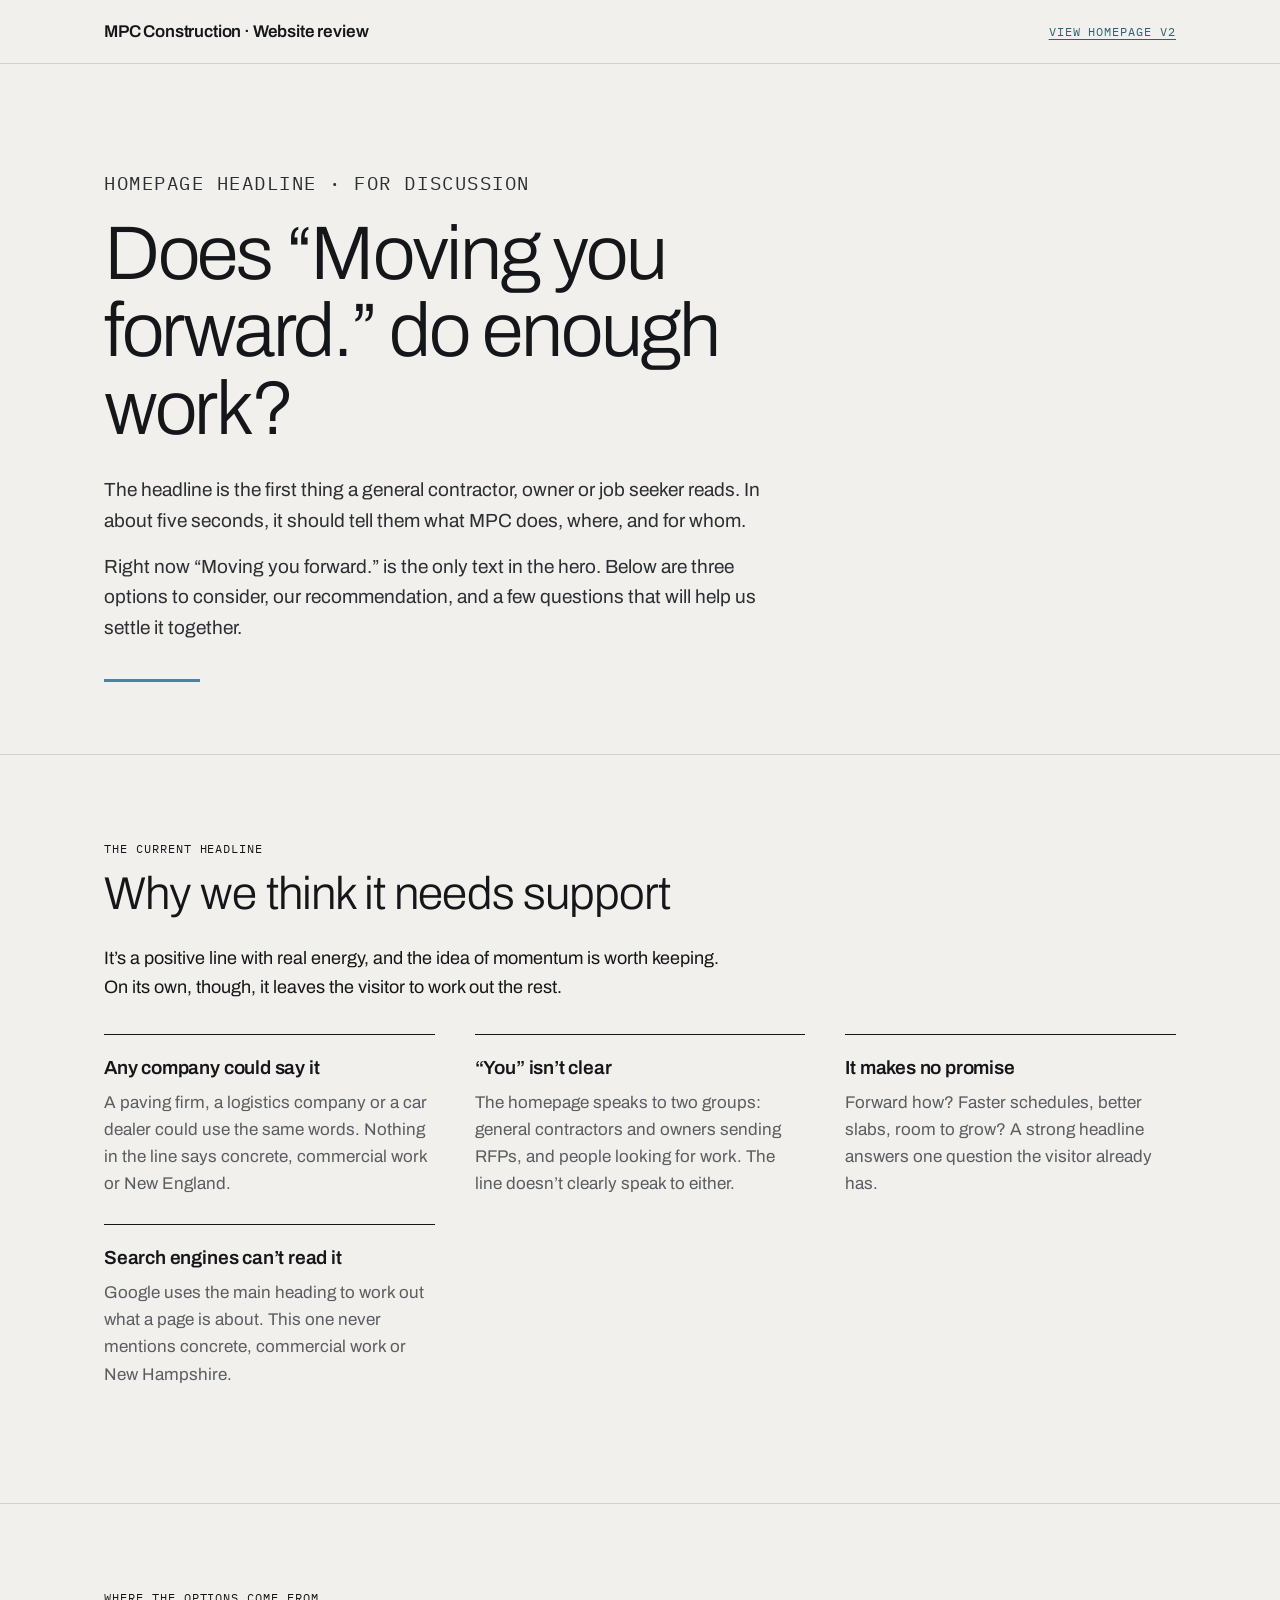
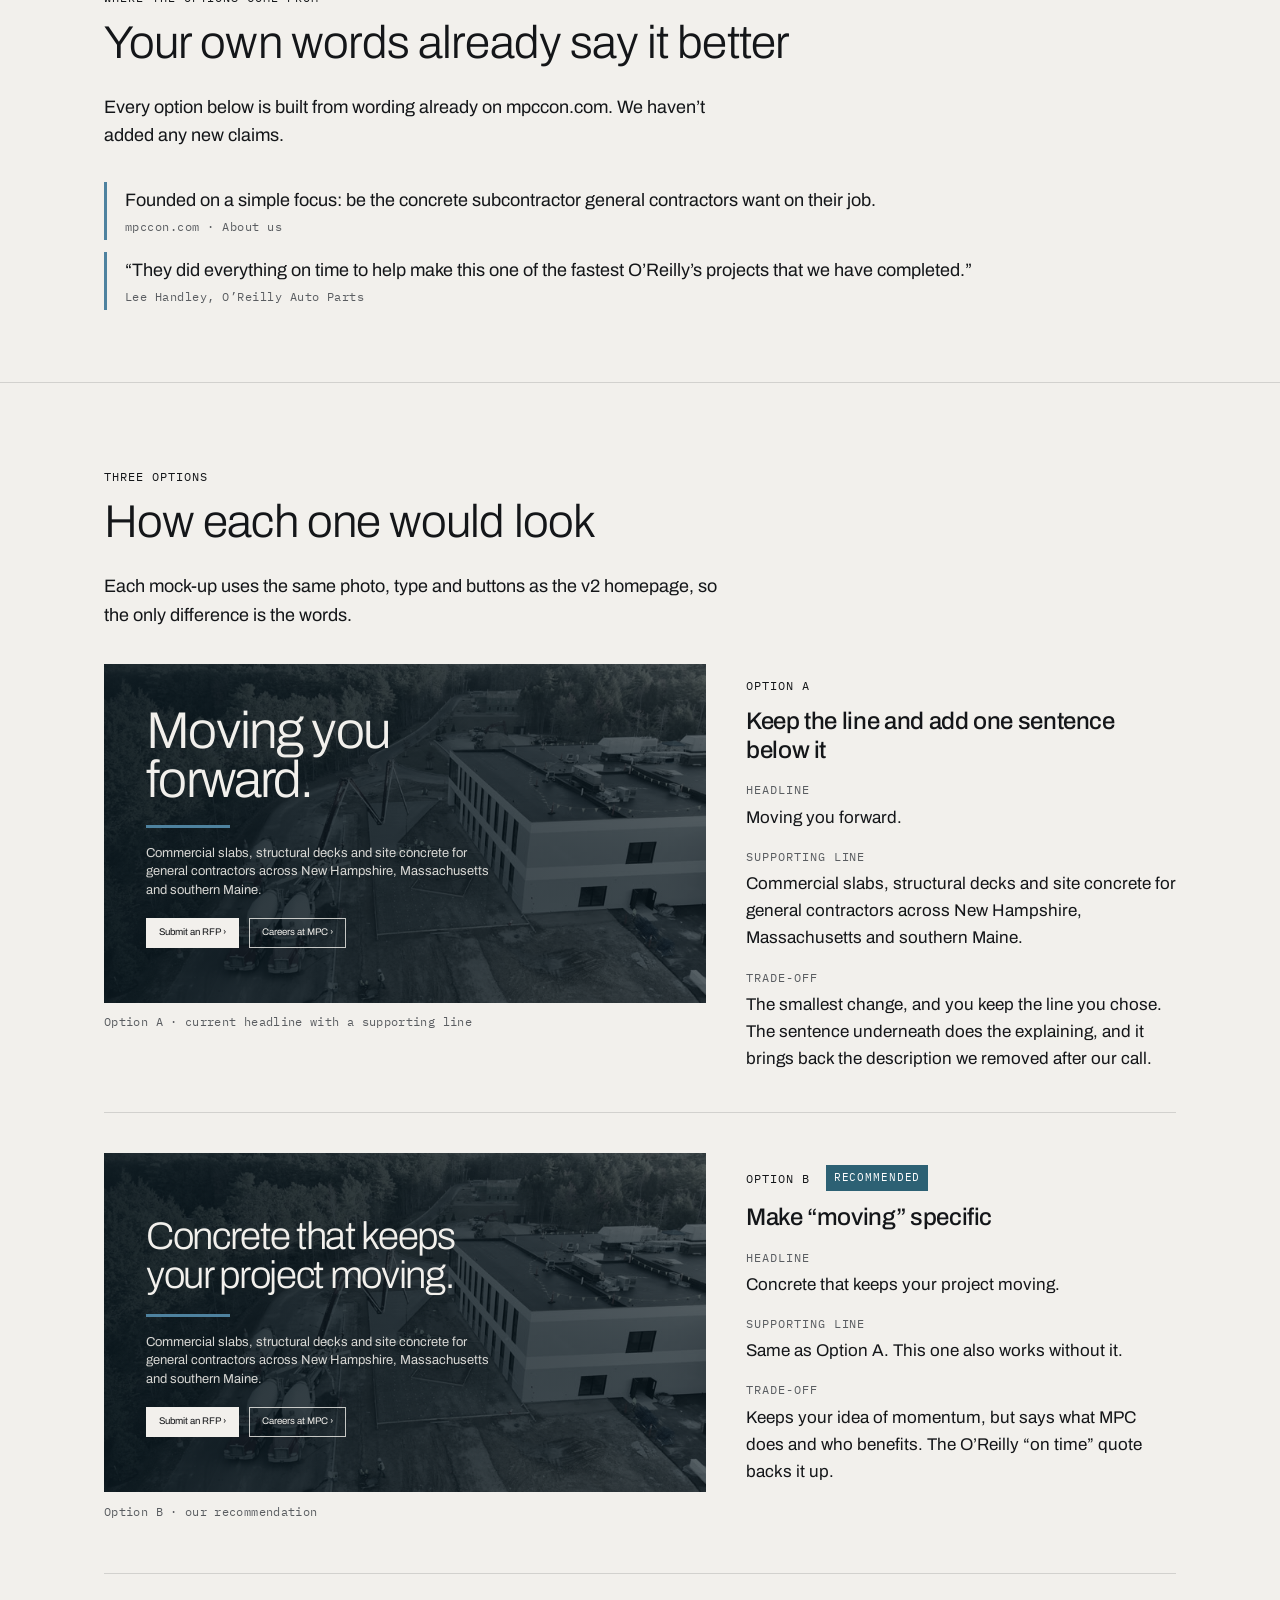
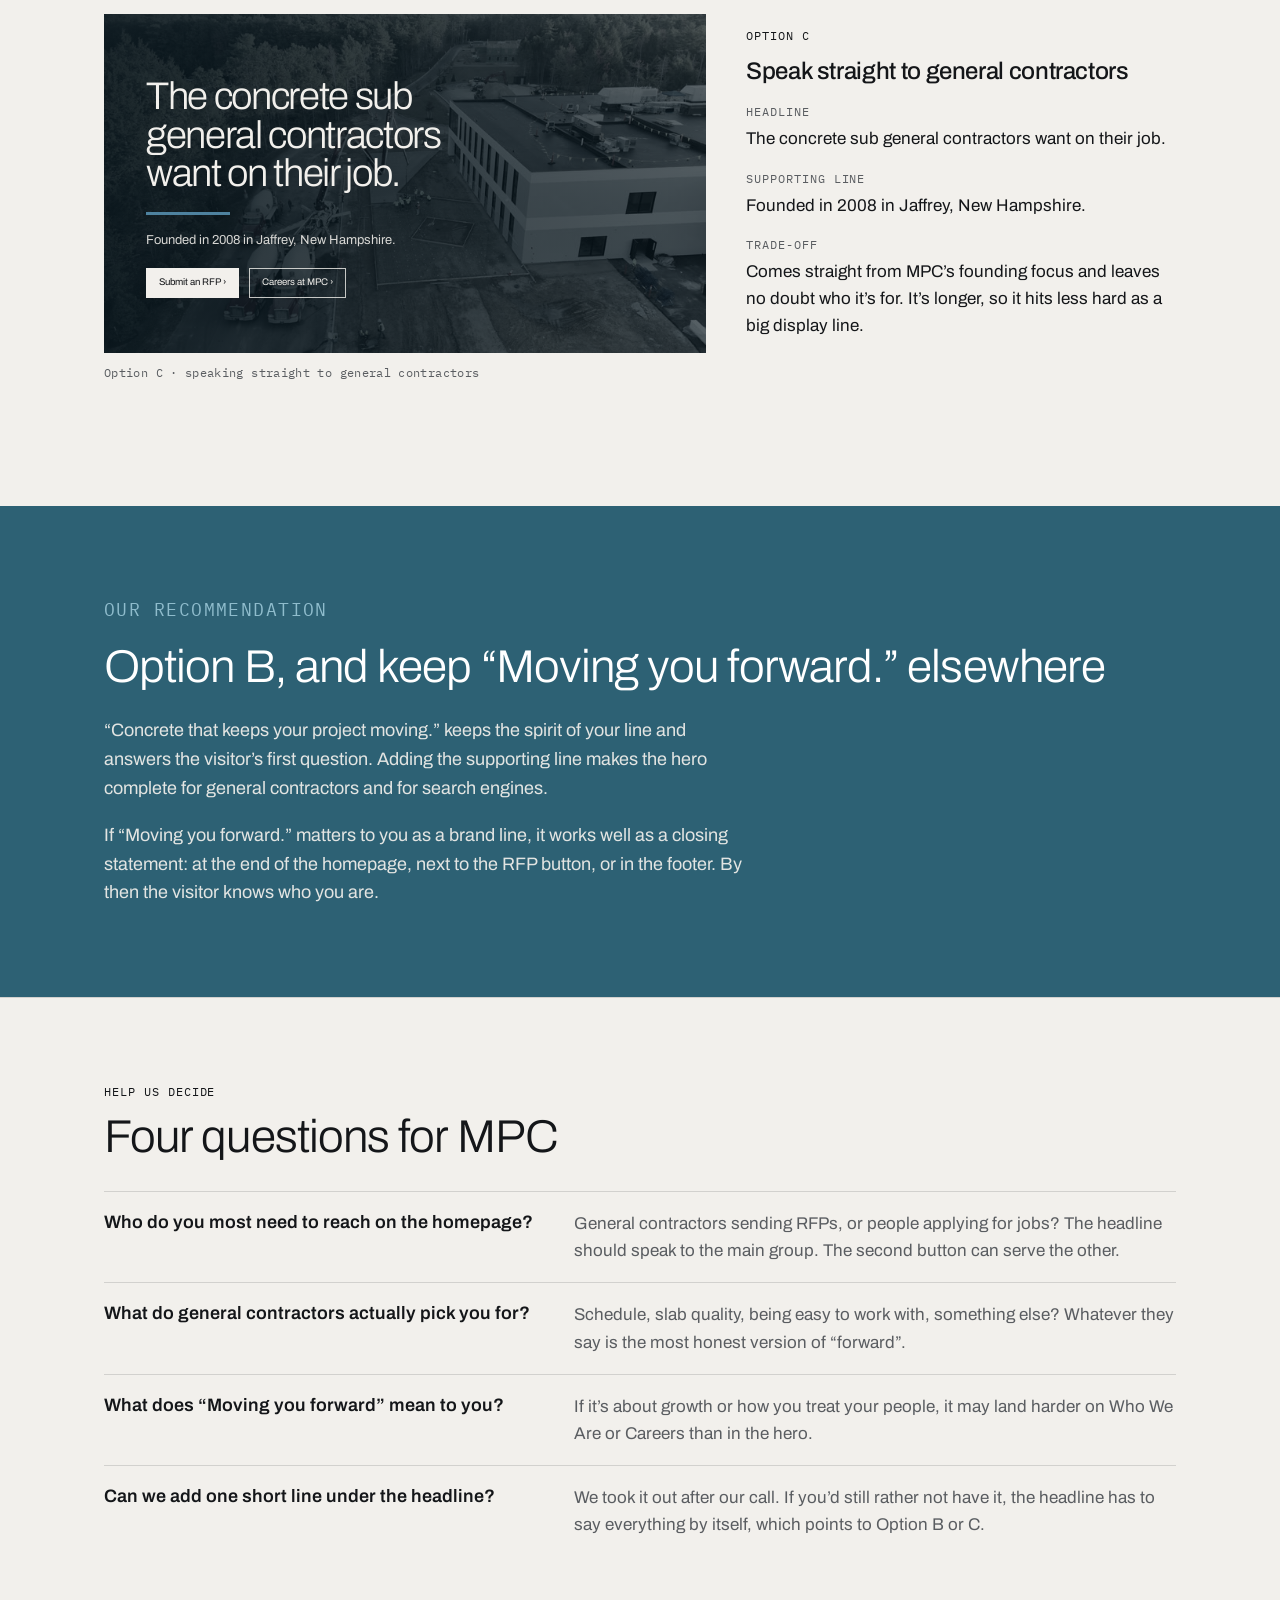
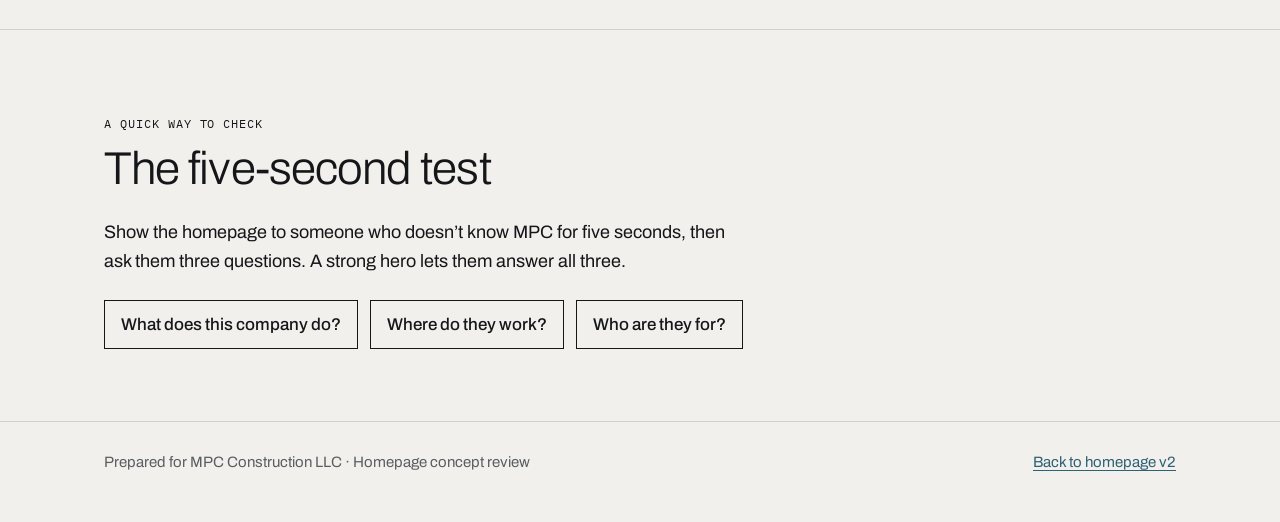
<file: headline-options/index.html>
<!doctype html>
<html lang="en">
<head>
  <meta name="robots" content="noindex, nofollow">
  <meta charset="utf-8">
  <meta name="viewport" content="width=device-width, initial-scale=1">
  <title>Homepage Headline Options | MPC Construction</title>
  <meta name="description" content="Three options for the homepage headline, with our recommendation and questions for MPC.">
  <link rel="preconnect" href="https://fonts.googleapis.com">
  <link rel="preconnect" href="https://fonts.gstatic.com" crossorigin>
  <link href="https://fonts.googleapis.com/css2?family=Archivo:wdth,wght@62..125,300..700&family=IBM+Plex+Mono:wght@400;500&display=swap" rel="stylesheet">
  <style>
    :root {
      --ink: #141619; --paper: #f2f0ec; --stone: #e3e0d9; --muted: #5a5d61;
      --steel: #2d6174; --steel-light: #8fbccc; --blue: #4e829f; --rule: rgba(20,22,25,.14);
      --sans: "Archivo", "Helvetica Neue", Arial, sans-serif;
      --mono: "IBM Plex Mono", ui-monospace, Menlo, monospace;
    }
    * { box-sizing: border-box; }
    html { -webkit-text-size-adjust: 100%; }
    body { margin: 0; background: var(--paper); color: var(--ink); font-family: var(--sans); font-size: 17px; line-height: 1.6; }
    a { color: var(--steel); text-underline-offset: 3px; }
    a:focus-visible { outline: 2px solid var(--steel); outline-offset: 3px; }
    .wrap { max-width: 1120px; margin: 0 auto; padding: 0 24px; }
    .annot { font-family: var(--mono); font-size: 12px; letter-spacing: .08em; text-transform: uppercase; }

    header.top { border-bottom: 1px solid var(--rule); }
    header.top .wrap { display: flex; justify-content: space-between; align-items: center; gap: 16px; padding-block: 18px; }
    header.top strong { font-weight: 600; letter-spacing: -.01em; }

    .intro { padding: clamp(48px, 9vw, 104px) 0 clamp(40px, 6vw, 72px); }
    .intro h1 { font-weight: 300; font-size: clamp(40px, 6.4vw, 76px); line-height: 1.02; letter-spacing: -.03em; margin: 14px 0 28px; max-width: 16ch; }
    .intro p { max-width: 62ch; margin: 0 0 16px; font-size: 19px; color: #2b2e32; }
    .accent { display: block; width: 96px; height: 3px; background: var(--blue); margin-top: 36px; }

    section { padding: clamp(40px, 6vw, 72px) 0; border-top: 1px solid var(--rule); }
    h2 { font-weight: 300; font-size: clamp(30px, 4vw, 46px); line-height: 1.08; letter-spacing: -.02em; margin: 10px 0 24px; }
    .lead { max-width: 64ch; font-size: 18px; }

    .issues { display: grid; grid-template-columns: repeat(auto-fit, minmax(240px, 1fr)); gap: 0 40px; margin-top: 32px; padding: 0; list-style: none; }
    .issues li { border-top: 1px solid var(--ink); padding: 18px 0 26px; }
    .issues h3 { font-size: 19px; font-weight: 600; margin: 0 0 6px; letter-spacing: -.01em; }
    .issues p { margin: 0; color: var(--muted); }

    .quotes { margin: 32px 0 0; padding: 0; list-style: none; display: grid; gap: 12px; }
    .quotes li { border-left: 3px solid var(--blue); padding: 4px 0 4px 18px; font-size: 18px; }
    .quotes span { display: block; font-family: var(--mono); font-size: 12px; color: var(--muted); letter-spacing: .04em; margin-top: 2px; }

    .option { display: grid; grid-template-columns: minmax(0, 7fr) minmax(0, 5fr); gap: 40px; align-items: start; padding: 40px 0; border-top: 1px solid var(--rule); }
    .option:first-of-type { border-top: 0; padding-top: 16px; }
    @media (max-width: 860px) { .option { grid-template-columns: 1fr; gap: 24px; } }
    .tag { display: inline-block; font-family: var(--mono); font-size: 11px; letter-spacing: .08em; text-transform: uppercase; background: var(--steel); color: #fff; padding: 4px 8px; margin-left: 8px; vertical-align: 2px; }
    .option h3 { font-size: 24px; font-weight: 500; letter-spacing: -.015em; margin: 6px 0 14px; line-height: 1.2; }
    .option dl { margin: 0; }
    .option dt { font-family: var(--mono); font-size: 12px; letter-spacing: .08em; text-transform: uppercase; color: var(--muted); margin-top: 16px; }
    .option dd { margin: 4px 0 0; }

    /* Hero mock-ups: same treatment as the v2 homepage hero */
    .mock { position: relative; aspect-ratio: 16 / 9; overflow: hidden; background: #09161d; color: var(--paper); container-type: inline-size; }
    .mock img { position: absolute; inset: 0; width: 100%; height: 100%; object-fit: cover; filter: grayscale(.86) contrast(1.05); }
    .mock::after { content: ""; position: absolute; inset: 0; background: linear-gradient(90deg, rgba(9,22,29,.9), rgba(9,22,29,.8) 45%, rgba(9,22,29,.68)); }
    .mock__copy { position: absolute; z-index: 1; left: 7cqi; right: 7cqi; bottom: 9cqi; }
    .mock__h { font-weight: 300; font-size: 8.6cqi; line-height: .95; letter-spacing: -.035em; margin: 0; }
    .mock__h--long { font-size: 6.4cqi; line-height: 1; max-width: 16ch; }
    .mock__bar { display: block; width: 14cqi; height: .55cqi; min-height: 2px; background: var(--blue); margin: 3.2cqi 0 2.6cqi; }
    .mock__sub { font-size: 2.15cqi; line-height: 1.45; max-width: 52ch; margin: 0 0 3cqi; color: rgba(242,240,236,.88); }
    .mock__btns { display: flex; gap: 1.6cqi; }
    .mock__btns span { font-size: 1.6cqi; border: 1px solid rgba(242,240,236,.8); padding: 1.1cqi 2cqi; white-space: nowrap; }
    .mock__btns span:first-child { background: var(--paper); color: var(--ink); border-color: var(--paper); }
    .mock__note { position: absolute; z-index: 1; left: 7cqi; bottom: 3cqi; font-family: var(--mono); font-size: 1.35cqi; letter-spacing: .08em; text-transform: uppercase; color: rgba(242,240,236,.75); }
    .caption { font-family: var(--mono); font-size: 12px; color: var(--muted); margin-top: 10px; letter-spacing: .03em; }

    .rec { background: var(--steel); color: var(--paper); border-top: 0; }
    .rec h2 { color: #fff; }
    .rec p { max-width: 64ch; font-size: 18px; color: rgba(242,240,236,.92); }
    .rec .annot { color: var(--steel-light); }
    .rec a { color: #fff; }
    .rec a:focus-visible { outline-color: var(--steel-light); }

    .questions { counter-reset: q; list-style: none; padding: 0; margin: 28px 0 0; display: grid; gap: 0; }
    .questions li { border-top: 1px solid var(--rule); padding: 18px 0 18px; display: grid; grid-template-columns: minmax(0, 5fr) minmax(0, 7fr); gap: 8px 40px; }
    @media (max-width: 760px) { .questions li { grid-template-columns: 1fr; } }
    .questions strong { font-weight: 600; font-size: 18px; line-height: 1.35; }
    .questions p { margin: 0; color: var(--muted); }

    .test { display: flex; flex-wrap: wrap; gap: 12px; margin: 24px 0 0; padding: 0; list-style: none; }
    .test li { border: 1px solid var(--ink); padding: 10px 16px; font-weight: 500; }

    footer { border-top: 1px solid var(--rule); padding: 28px 0 48px; color: var(--muted); font-size: 15px; }
    footer .wrap { display: flex; flex-wrap: wrap; justify-content: space-between; gap: 12px; }
  </style>
</head>
<body>
  <header class="top">
    <div class="wrap">
      <strong>MPC Construction · Website review</strong>
      <a class="annot" href="../v2/index.html">View homepage v2</a>
    </div>
  </header>

  <main>
    <div class="intro">
      <div class="wrap">
        <p class="annot">Homepage headline · For discussion</p>
        <h1>Does “Moving you forward.” do enough work?</h1>
        <p>The headline is the first thing a general contractor, owner or job seeker reads. In about five seconds, it should tell them what MPC does, where, and for whom.</p>
        <p>Right now “Moving you forward.” is the only text in the hero. Below are three options to consider, our recommendation, and a few questions that will help us settle it together.</p>
        <span class="accent" aria-hidden="true"></span>
      </div>
    </div>

    <section aria-labelledby="whyTitle">
      <div class="wrap">
        <p class="annot">The current headline</p>
        <h2 id="whyTitle">Why we think it needs support</h2>
        <p class="lead">It’s a positive line with real energy, and the idea of momentum is worth keeping. On its own, though, it leaves the visitor to work out the rest.</p>
        <ul class="issues">
          <li><h3>Any company could say it</h3><p>A paving firm, a logistics company or a car dealer could use the same words. Nothing in the line says concrete, commercial work or New England.</p></li>
          <li><h3>“You” isn’t clear</h3><p>The homepage speaks to two groups: general contractors and owners sending RFPs, and people looking for work. The line doesn’t clearly speak to either.</p></li>
          <li><h3>It makes no promise</h3><p>Forward how? Faster schedules, better slabs, room to grow? A strong headline answers one question the visitor already has.</p></li>
          <li><h3>Search engines can’t read it</h3><p>Google uses the main heading to work out what a page is about. This one never mentions concrete, commercial work or New Hampshire.</p></li>
        </ul>
      </div>
    </section>

    <section aria-labelledby="materialTitle">
      <div class="wrap">
        <p class="annot">Where the options come from</p>
        <h2 id="materialTitle">Your own words already say it better</h2>
        <p class="lead">Every option below is built from wording already on mpccon.com. We haven’t added any new claims.</p>
        <ul class="quotes">
            <li>Founded on a simple focus: be the concrete subcontractor general contractors want on their job.<span>mpccon.com · About us</span></li>
          <li>“They did everything on time to help make this one of the fastest O’Reilly’s projects that we have completed.”<span>Lee Handley, O’Reilly Auto Parts</span></li>
        </ul>
      </div>
    </section>

    <section aria-labelledby="optionsTitle">
      <div class="wrap">
        <p class="annot">Three options</p>
        <h2 id="optionsTitle">How each one would look</h2>
        <p class="lead">Each mock-up uses the same photo, type and buttons as the v2 homepage, so the only difference is the words.</p>

        <article class="option" aria-labelledby="optA">
          <div>
            <div class="mock" aria-hidden="true">
              <img src="../assets/img/hero/reel-poster-1920.jpg" srcset="../assets/img/hero/reel-poster-768.jpg 768w, ../assets/img/hero/reel-poster-1920.jpg 1920w" sizes="(max-width: 860px) 100vw, 640px" alt="" loading="lazy">
              <div class="mock__copy">
                <p class="mock__h">Moving you<br>forward.</p>
                <span class="mock__bar"></span>
                <p class="mock__sub">Commercial slabs, structural decks and site concrete for general contractors across New Hampshire, Massachusetts and southern Maine.</p>
                <div class="mock__btns"><span>Submit an RFP ›</span><span>Careers at MPC ›</span></div>
              </div>
            </div>
            <p class="caption">Option A · current headline with a supporting line</p>
          </div>
          <div>
            <p class="annot">Option A</p>
            <h3 id="optA">Keep the line and add one sentence below it</h3>
            <dl>
              <dt>Headline</dt><dd>Moving you forward.</dd>
              <dt>Supporting line</dt><dd>Commercial slabs, structural decks and site concrete for general contractors across New Hampshire, Massachusetts and southern Maine.</dd>
              <dt>Trade-off</dt><dd>The smallest change, and you keep the line you chose. The sentence underneath does the explaining, and it brings back the description we removed after our call.</dd>
            </dl>
          </div>
        </article>

        <article class="option" aria-labelledby="optB">
          <div>
            <div class="mock" aria-hidden="true">
              <img src="../assets/img/hero/reel-poster-1920.jpg" srcset="../assets/img/hero/reel-poster-768.jpg 768w, ../assets/img/hero/reel-poster-1920.jpg 1920w" sizes="(max-width: 860px) 100vw, 640px" alt="" loading="lazy">
              <div class="mock__copy">
                <p class="mock__h mock__h--long">Concrete that keeps your project moving.</p>
                <span class="mock__bar"></span>
                <p class="mock__sub">Commercial slabs, structural decks and site concrete for general contractors across New Hampshire, Massachusetts and southern Maine.</p>
                <div class="mock__btns"><span>Submit an RFP ›</span><span>Careers at MPC ›</span></div>
              </div>
            </div>
            <p class="caption">Option B · our recommendation</p>
          </div>
          <div>
            <p class="annot">Option B <span class="tag">Recommended</span></p>
            <h3 id="optB">Make “moving” specific</h3>
            <dl>
              <dt>Headline</dt><dd>Concrete that keeps your project moving.</dd>
              <dt>Supporting line</dt><dd>Same as Option A. This one also works without it.</dd>
              <dt>Trade-off</dt><dd>Keeps your idea of momentum, but says what MPC does and who benefits. The O’Reilly “on time” quote backs it up.</dd>
            </dl>
          </div>
        </article>


        <article class="option" aria-labelledby="optC">
          <div>
            <div class="mock" aria-hidden="true">
              <img src="../assets/img/hero/reel-poster-1920.jpg" srcset="../assets/img/hero/reel-poster-768.jpg 768w, ../assets/img/hero/reel-poster-1920.jpg 1920w" sizes="(max-width: 860px) 100vw, 640px" alt="" loading="lazy">
              <div class="mock__copy">
                <p class="mock__h mock__h--long">The concrete sub general contractors want on their job.</p>
                <span class="mock__bar"></span>
                <p class="mock__sub">Founded in 2008 in Jaffrey, New Hampshire.</p>
                <div class="mock__btns"><span>Submit an RFP ›</span><span>Careers at MPC ›</span></div>
              </div>
            </div>
            <p class="caption">Option C · speaking straight to general contractors</p>
          </div>
          <div>
            <p class="annot">Option C</p>
            <h3 id="optC">Speak straight to general contractors</h3>
            <dl>
              <dt>Headline</dt><dd>The concrete sub general contractors want on their job.</dd>
              <dt>Supporting line</dt><dd>Founded in 2008 in Jaffrey, New Hampshire.</dd>
              <dt>Trade-off</dt><dd>Comes straight from MPC’s founding focus and leaves no doubt who it’s for. It’s longer, so it hits less hard as a big display line.</dd>
            </dl>
          </div>
        </article>
      </div>
    </section>

    <section class="rec" aria-labelledby="recTitle">
      <div class="wrap">
        <p class="annot">Our recommendation</p>
        <h2 id="recTitle">Option B, and keep “Moving you forward.” elsewhere</h2>
        <p>“Concrete that keeps your project moving.” keeps the spirit of your line and answers the visitor’s first question. Adding the supporting line makes the hero complete for general contractors and for search engines.</p>
        <p>If “Moving you forward.” matters to you as a brand line, it works well as a closing statement: at the end of the homepage, next to the RFP button, or in the footer. By then the visitor knows who you are.</p>
      </div>
    </section>

    <section aria-labelledby="qTitle">
      <div class="wrap">
        <p class="annot">Help us decide</p>
        <h2 id="qTitle">Four questions for MPC</h2>
        <ol class="questions">
          <li><strong>Who do you most need to reach on the homepage?</strong><p>General contractors sending RFPs, or people applying for jobs? The headline should speak to the main group. The second button can serve the other.</p></li>
          <li><strong>What do general contractors actually pick you for?</strong><p>Schedule, slab quality, being easy to work with, something else? Whatever they say is the most honest version of “forward”.</p></li>
          <li><strong>What does “Moving you forward” mean to you?</strong><p>If it’s about growth or how you treat your people, it may land harder on Who We Are or Careers than in the hero.</p></li>
          <li><strong>Can we add one short line under the headline?</strong><p>We took it out after our call. If you’d still rather not have it, the headline has to say everything by itself, which points to Option B or C.</p></li>
        </ol>
      </div>
    </section>

    <section aria-labelledby="testTitle">
      <div class="wrap">
        <p class="annot">A quick way to check</p>
        <h2 id="testTitle">The five-second test</h2>
        <p class="lead">Show the homepage to someone who doesn’t know MPC for five seconds, then ask them three questions. A strong hero lets them answer all three.</p>
        <ul class="test"><li>What does this company do?</li><li>Where do they work?</li><li>Who are they for?</li></ul>
      </div>
    </section>
  </main>

  <footer>
    <div class="wrap">
      <span>Prepared for MPC Construction LLC · Homepage concept review</span>
      <a href="../v2/index.html">Back to homepage v2</a>
    </div>
  </footer>
</body>
</html>
</file>
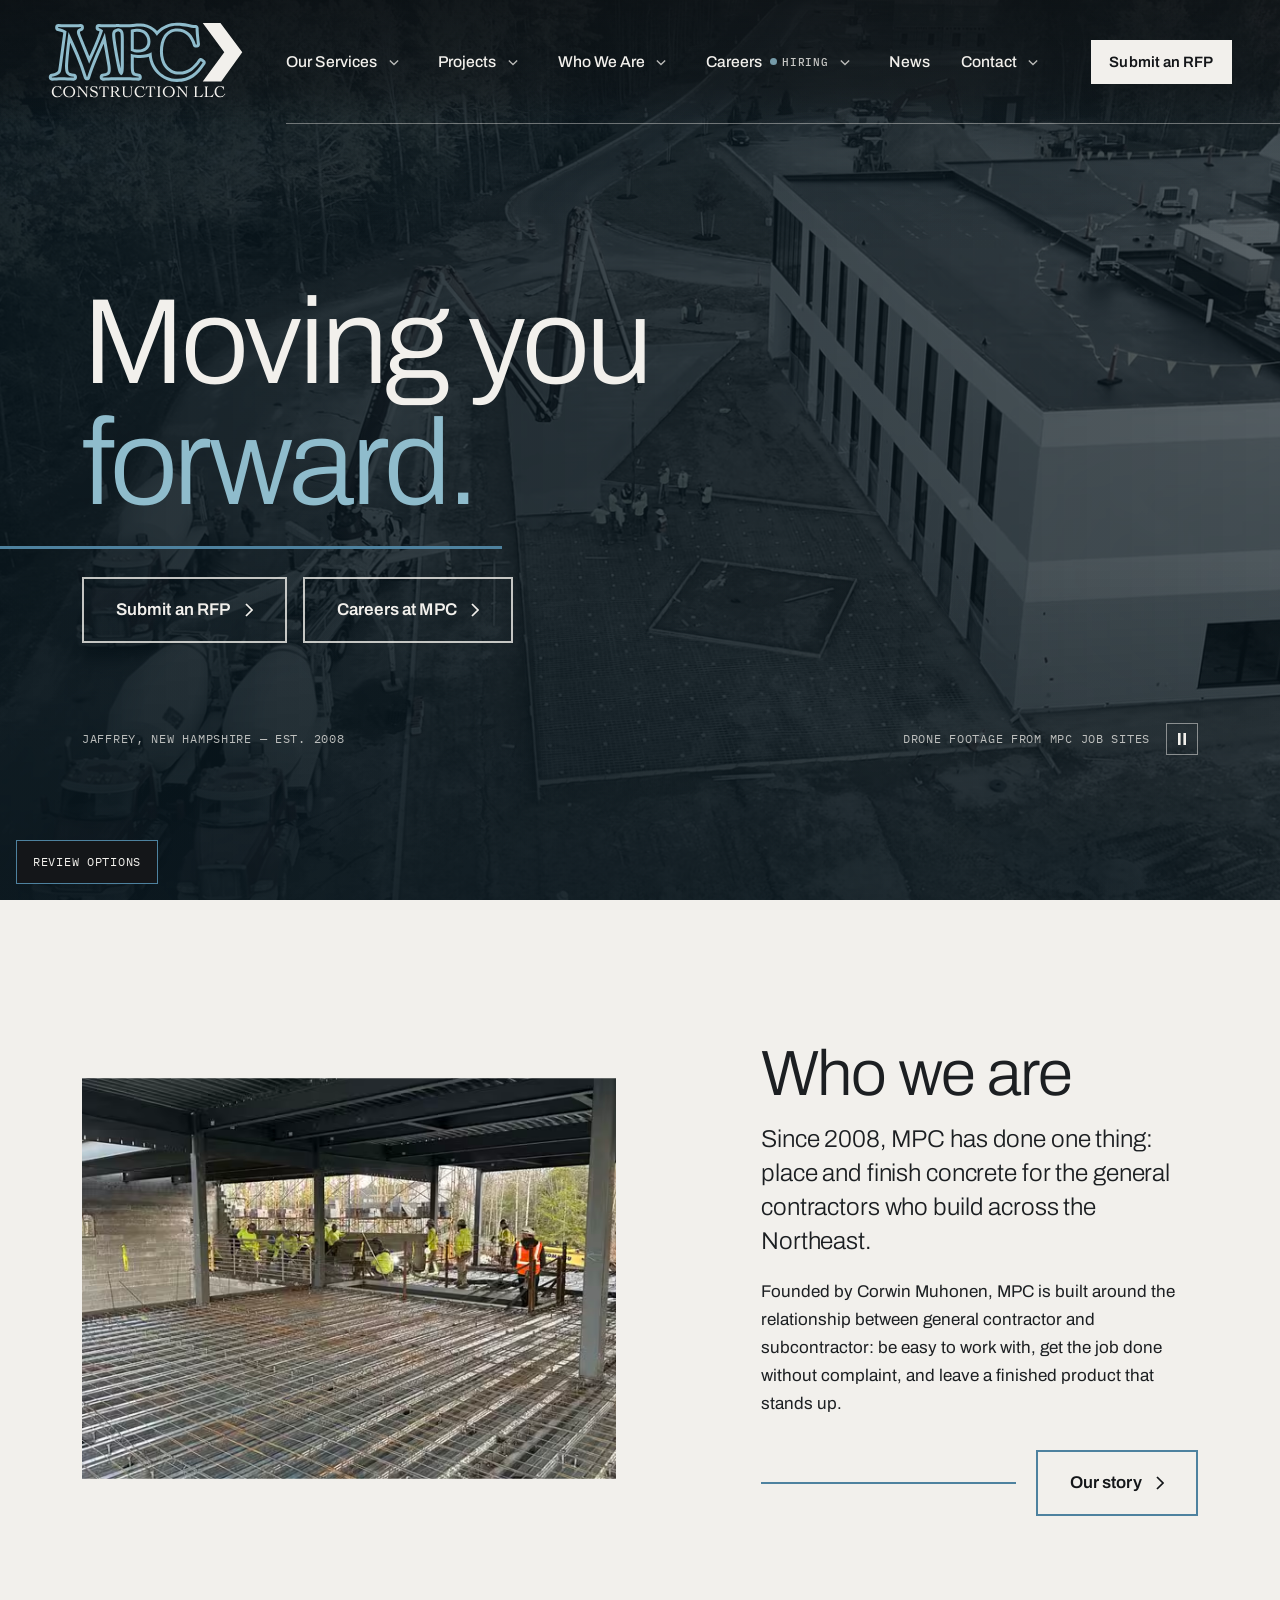
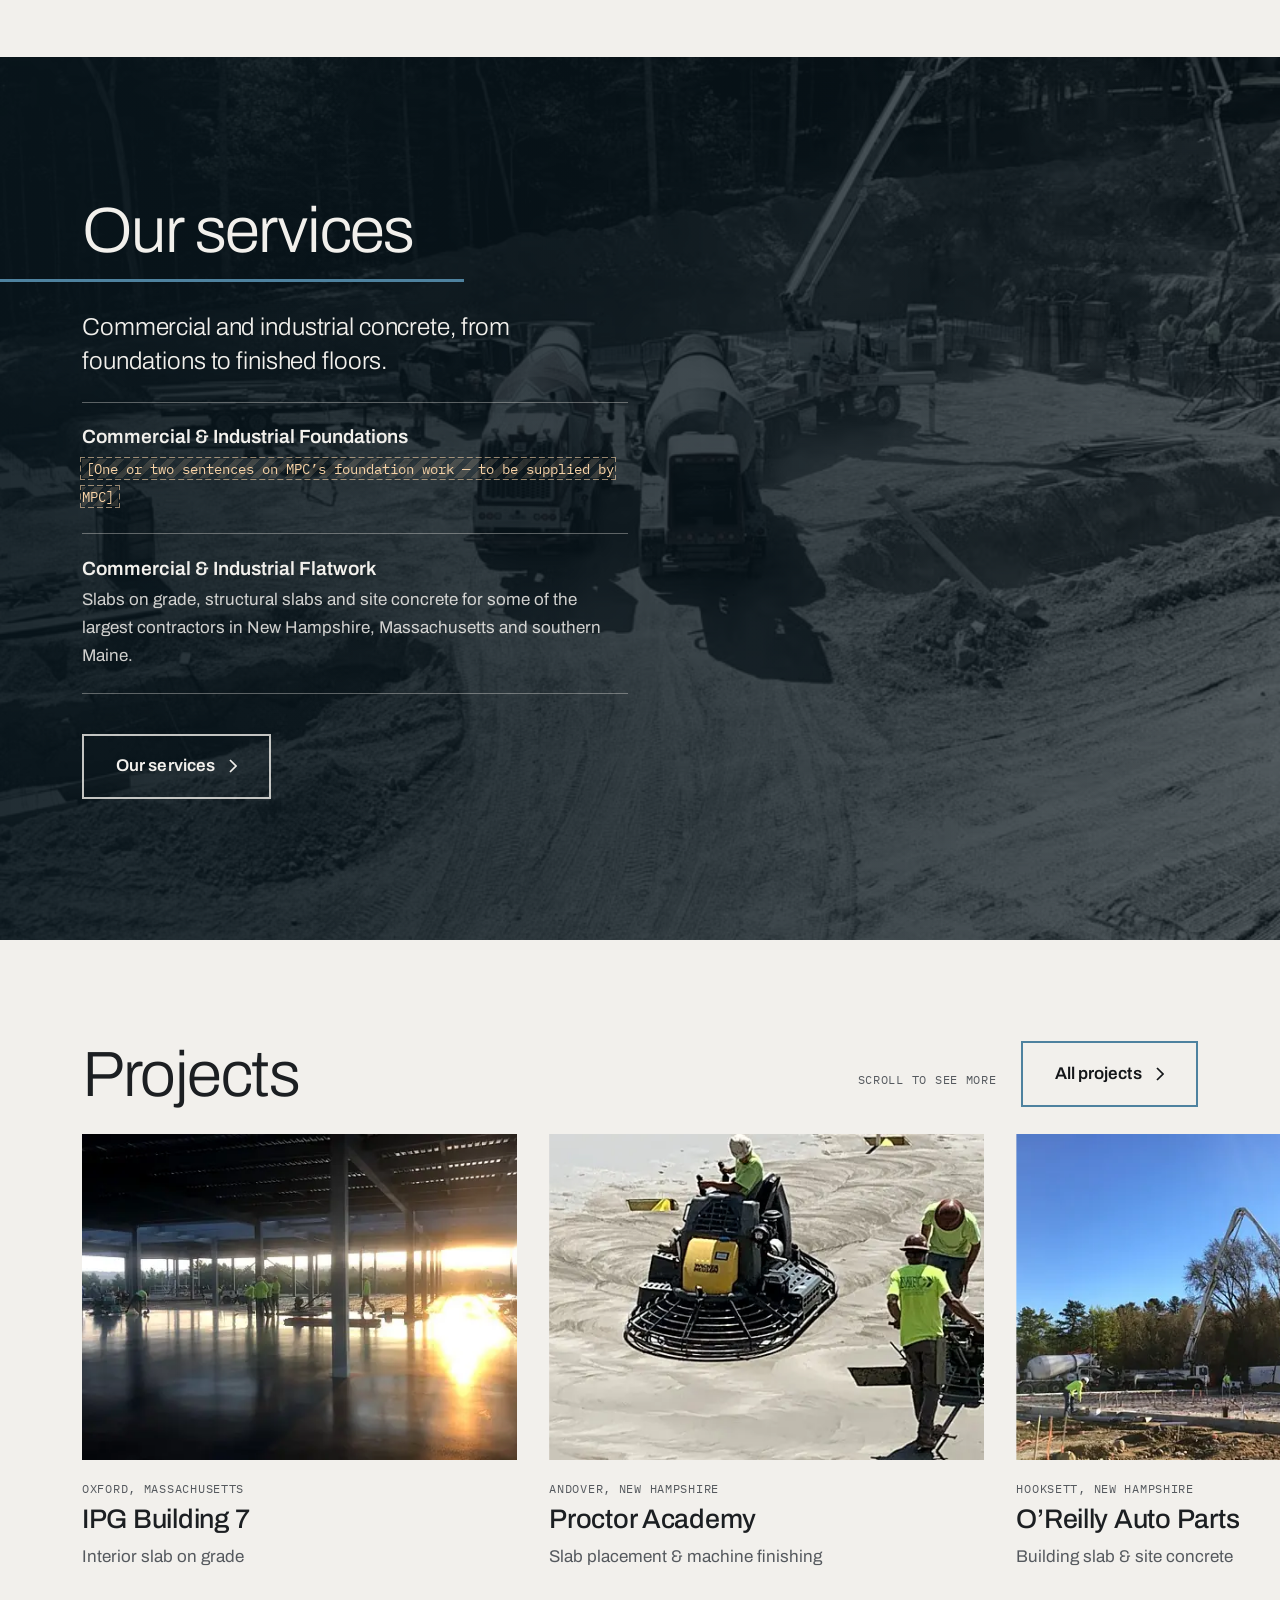
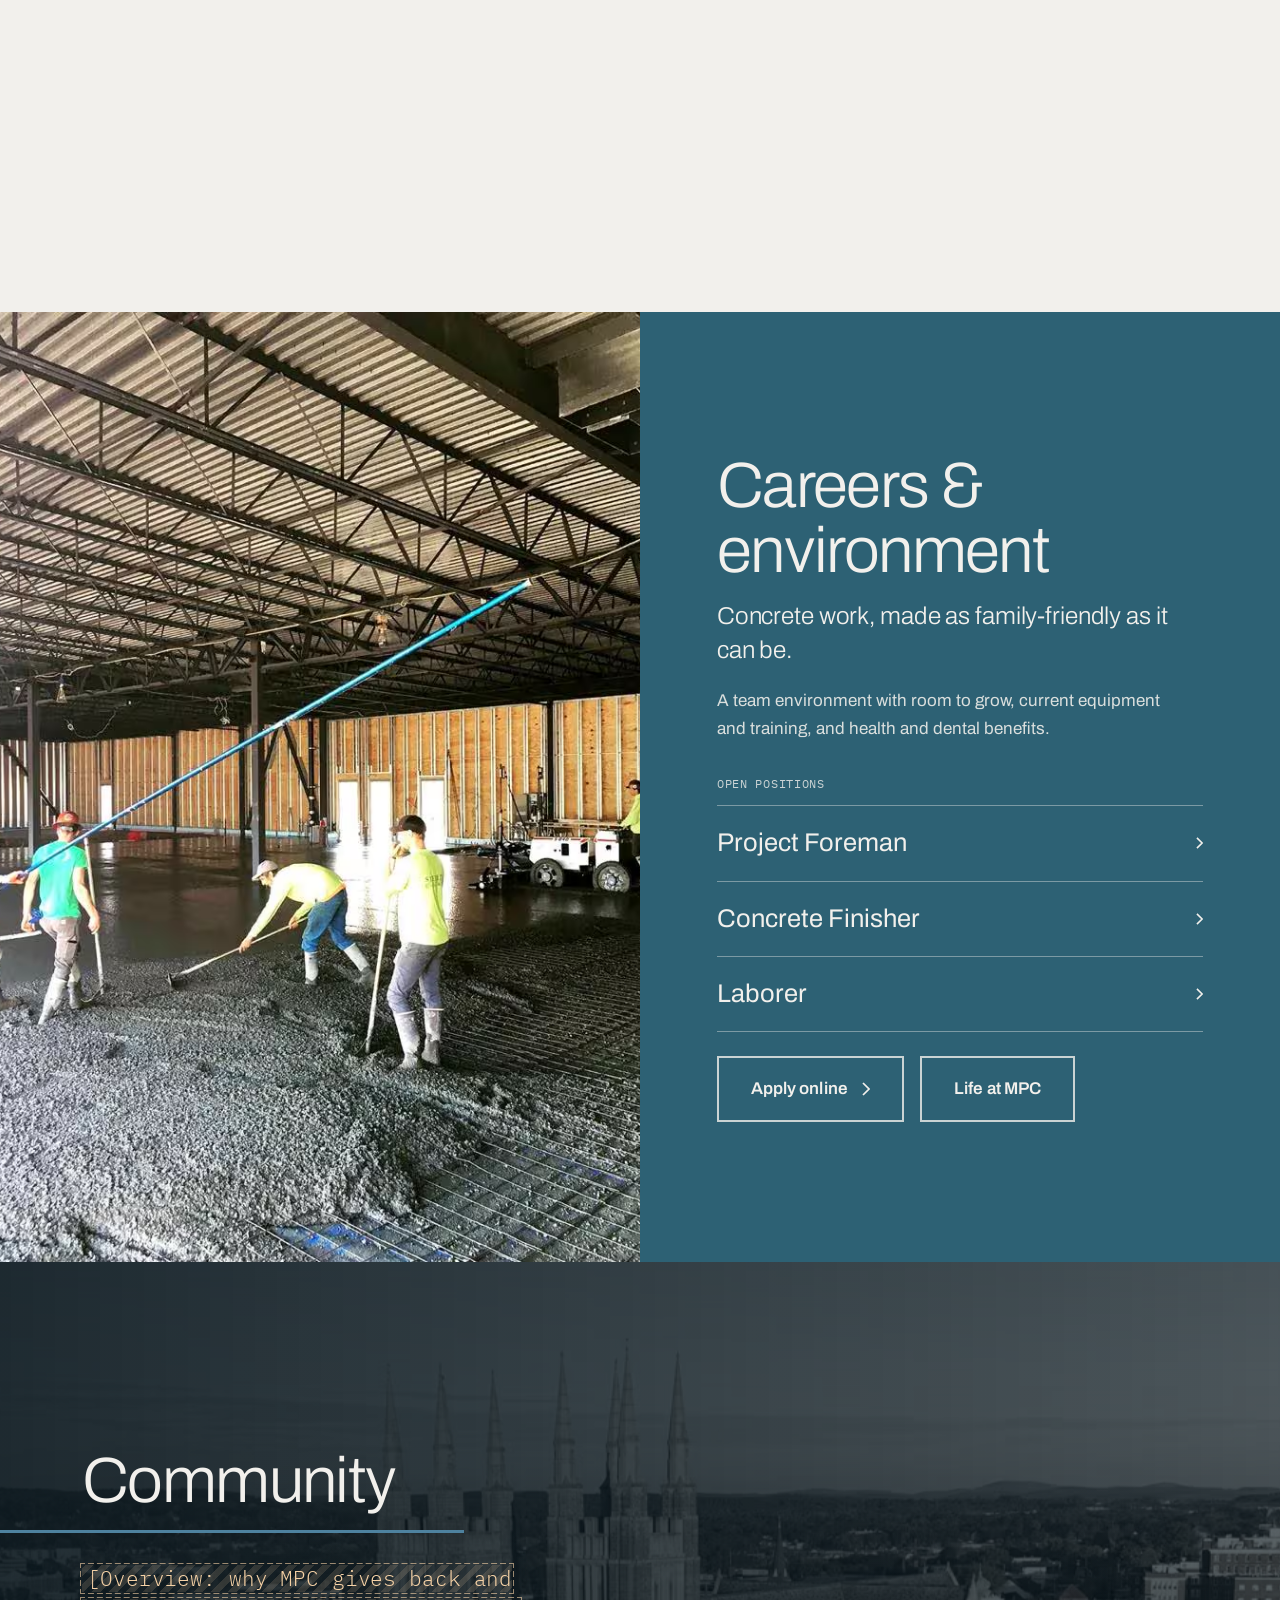
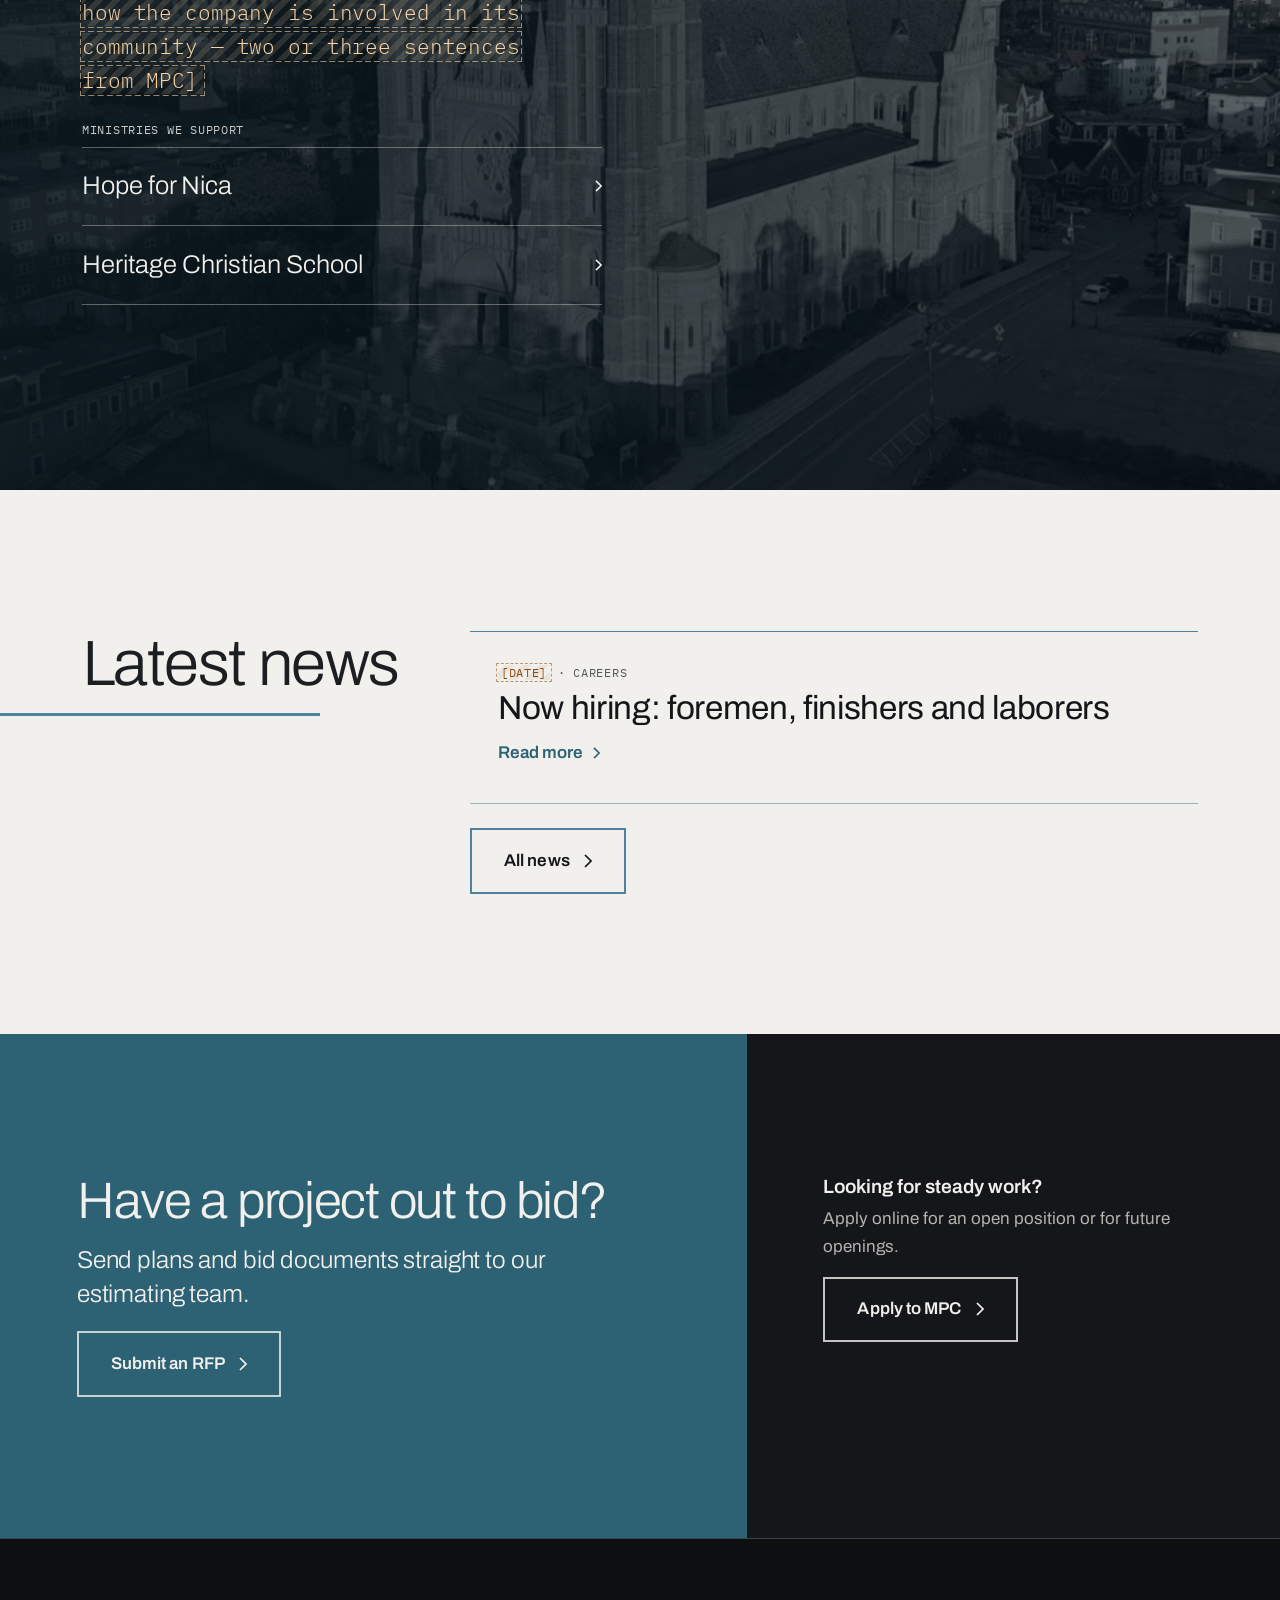
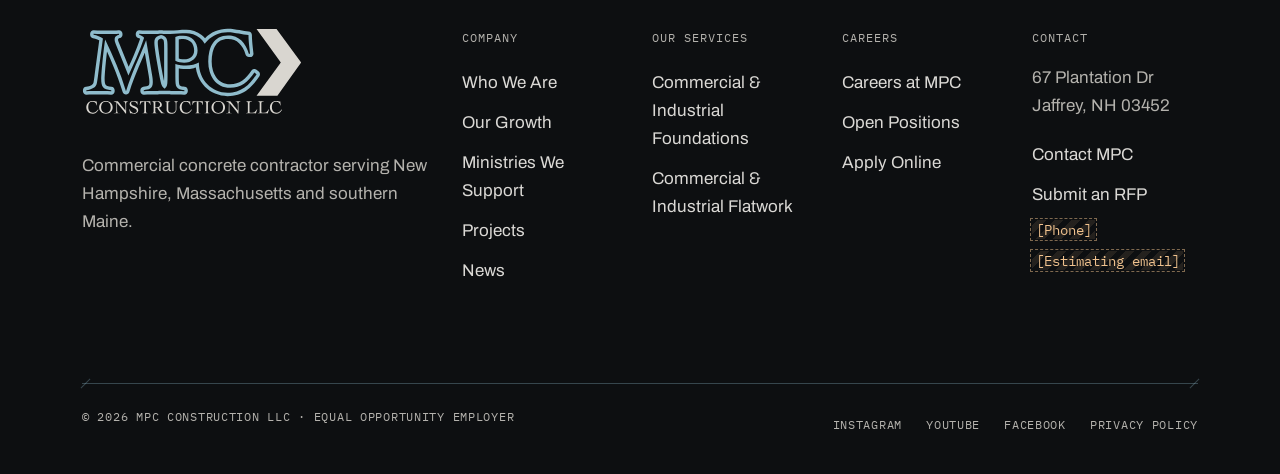
<file: v2/index.html>
<!doctype html>
<html lang="en">
<head>
  <meta name="robots" content="noindex, nofollow">
  <meta charset="utf-8">
  <meta name="viewport" content="width=device-width, initial-scale=1">
  <title>MPC Construction | Commercial Concrete Contractor | Jaffrey, NH</title>
  <meta name="description" content="MPC Construction is a commercial concrete contractor based in Jaffrey, New Hampshire, specialising in commercial and industrial foundations and flatwork across New Hampshire, Massachusetts and southern Maine.">
  <meta name="theme-color" content="#141619">
  <script>document.documentElement.classList.add('js');</script>
  <link rel="preconnect" href="https://fonts.googleapis.com">
  <link rel="preconnect" href="https://fonts.gstatic.com" crossorigin>
  <link href="https://fonts.googleapis.com/css2?family=Archivo:ital,wdth,wght@0,62..125,300..800;1,62..125,300..500&family=IBM+Plex+Mono:wght@400;500&display=swap" rel="stylesheet">
  <link href="https://cdn.jsdelivr.net/npm/bootstrap@5.3.3/dist/css/bootstrap.min.css" rel="stylesheet">
  <link href="../assets/css/mpc.css?v=308d3cad" rel="stylesheet">
  <link href="https://fonts.googleapis.com/css2?family=Hanken+Grotesk:wght@200..700&family=Manrope:wght@200..700&display=swap" rel="stylesheet">
  <link href="../assets/css/mpc-v2.css?v=6d587826" rel="stylesheet">
  <link rel="preload" as="image" href="../assets/img/hero/reel-poster-1920.jpg" imagesrcset="../assets/img/hero/reel-poster-768.jpg 768w, ../assets/img/hero/reel-poster-1920.jpg 1920w" imagesizes="100vw">
</head>
<body class="v2">

<a class="visually-hidden-focusable skip-link" href="#main">Skip to main content</a>

<!-- Site header, homepage v2 variant (nav order: Services, Projects, Who We Are, Careers, News, Contact)  (Drupal: header region — branding, main menu, CTA) -->
<header class="site-header" id="siteHeader">
  <nav class="mainnav" aria-label="Main">
    <div class="container-fluid px-lg-5 d-flex align-items-center justify-content-between h-100">
      <a class="brand" href="../v2/index.html" aria-label="MPC Construction — home">
        <!-- MPC stacked logo (no tagline, logo#8), inlined so its colours follow the header state. tools/logos.py -->
        <svg xmlns="http://www.w3.org/2000/svg" xmlns:xlink="http://www.w3.org/1999/xlink" viewBox="72.2 12.5 541.2 222.0" class="brand__logo brand__logo--stacked" aria-hidden="true" focusable="false" aria-label="MPC Construction LLC">
<defs>
<clipPath id="mpc-stacked-short-clip_1">
<path transform="matrix(1,0,0,-1,0,477)" d="M0 234H648V477H0Z" clip-rule="evenodd"/>
</clipPath>
<clipPath id="mpc-stacked-short-clip_2">
<path transform="matrix(1,0,0,-1,0,477)" d="M0 648H648V0H0Z"/>
</clipPath>
<clipPath id="mpc-stacked-short-clip_3">
<path transform="matrix(1,0,0,-1,0,477)" d="M-1.12 42.94H648V604.18H-1.12Z"/>
</clipPath>
<path id="mpc-stacked-short-font_4_38" d="M.6239929 .42578126C.6153259 .45578004 .60382589 .4834442 .5894928 .5087738 .5751597 .5341136 .55816146 .55611678 .5384979 .5747833 .5188344 .5934499 .49617005 .60795089 .47050477 .61828616 .44483949 .6286214 .41600547 .63378909 .3840027 .63378909 .34267173 .63378909 .30766807 .62579348 .2789917 .60980227 .25032554 .59381106 .22682698 .57215377 .2084961 .5448303 .1901652 .5175171 .1768341 .48587037 .16850281 .44989015 .16017151 .4139099 .15600586 .3759308 .15600586 .33595277 .15600586 .2959849 .16133626 .25784303 .17199707 .2215271 .18266805 .18521118 .19850159 .15339153 .21949768 .12606812 .24050395 .09875488 .26683555 .076934818 .29849244 .06060791 .33015953 .04429118 .3666636 .036132814 .40800477 .036132814 .47000633 .036132814 .5235036 .051798505 .5684967 .08312988 .61349996 .114471439 .6533356 .15714009 .68800356 .21113587L.71299746 .19113159C.69033309 .15713501 .6676636 .12713623 .644989 .101135257 .62232467 .07513428 .5976613 .05316162 .57099917 .035217287 .544337 .01727295 .5153351 .0036621094 .48399354-.0056152346 .45266215-.014892578 .41733299-.01953125 .37800599-.01953125 .3333384-.01953125 .29100038-.01103719 .25099183 .0059509279 .21099346 .022939047 .17599488 .046585084 .1459961 .07688904 .115997318 .10720316 .092163089 .14350891 .07449341 .18580628 .056833906 .22810364 .04800415 .27456666 .04800415 .3251953 .04800415 .37582398 .056833906 .422287 .07449341 .46458436 .092163089 .5068817 .115997318 .5431824 .1459961 .5734863 .17599488 .6038005 .21099346 .6274516 .25099183 .6444397 .29100038 .6614278 .3333384 .6699219 .37800599 .6699219 .40266419 .6699219 .42565919 .6684062 .44699098 .66537478 .46833293 .6623535 .48883567 .65915939 .50849917 .65579226 .52816268 .6524251 .54715988 .64905807 .5654907 .6456909 .5838318 .642334 .60199996 .6403198 .6199951 .63964846 .6199951 .6257426 .6204936 .60945639 .6214905 .5907898 .62249758 .5721232 .623998 .55295309 .6259918 .5332794 .6279958 .5136159 .6299947 .49428306 .6319885 .47528077 .6339925 .45628868 .6359965 .43978883 .6380005 .42578126H.6239929Z"/>
<path id="mpc-stacked-short-font_4_50" d="M.04699707 .3251953C.04699707 .3791504 .056828817 .42744447 .07649231 .4700775 .09616598 .5127106 .122665408 .54884847 .1559906 .5784912 .18932598 .608134 .22849529 .6307831 .27349855 .6464386 .3185018 .6620941 .366333 .6699219 .4169922 .6699219 .46766154 .6699219 .51549789 .6620941 .5605011 .6464386 .60550436 .6307831 .6446686 .608134 .6779938 .5784912 .71132919 .54884847 .73782858 .5127106 .75749209 .4700775 .7771657 .42744447 .78700259 .3791504 .78700259 .3251953 .78700259 .27124024 .7771657 .22294617 .75749209 .18031311 .73782858 .13768006 .71132919 .10154215 .6779938 .071899417 .6446686 .042256673 .60550436 .019607544 .5605011 .0039520266 .51549789-.011703491 .46766154-.01953125 .4169922-.01953125 .366333-.01953125 .3185018-.011703491 .27349855 .0039520266 .22849529 .019607544 .18932598 .042256673 .1559906 .071899417 .122665408 .10154215 .09616598 .13768006 .07649231 .18031311 .056828817 .22294617 .04699707 .27124024 .04699707 .3251953M.15299988 .3251953C.15299988 .28458659 .15899658 .24563599 .17098999 .2083435 .18299358 .1710612 .20032756 .13827007 .22299195 .10997009 .2456665 .0816803 .27333579 .05904643 .30599977 .04206848 .33866374 .025090537 .37566123 .016601563 .4169922 .016601563 .45833335 .016601563 .4953359 .025090537 .5279999 .04206848 .5606639 .05904643 .58832809 .0816803 .61099246 .10997009 .633667 .13827007 .651001 .1710612 .6629944 .2083435 .674998 .24563599 .68099978 .28458659 .68099978 .3251953 .68099978 .36580406 .674998 .40474955 .6629944 .44203187 .651001 .47932435 .633667 .5121155 .61099246 .5404053 .58832809 .56870529 .5606639 .5913442 .5279999 .60832217 .4953359 .6253001 .45833335 .63378909 .4169922 .63378909 .37566123 .63378909 .33866374 .6253001 .30599977 .60832217 .27333579 .5913442 .2456665 .56870529 .22299195 .5404053 .20032756 .5121155 .18299358 .47932435 .17098999 .44203187 .15899658 .40474955 .15299988 .36580406 .15299988 .3251953Z"/>
<path id="mpc-stacked-short-font_4_49" d="M.01600647 .6542969C.039332075 .6529948 .06149292 .65201827 .08248901 .6513672 .10349528 .6507161 .1280009 .6503906 .15600586 .6503906 .17067464 .6503906 .18500774 .6507161 .19900513 .6513672 .21300252 .65201827 .22733562 .6529948 .2420044 .6542969 .2506714 .6422933 .2650045 .6241252 .28500367 .5997925 .30500285 .5754598 .32783509 .5476227 .35350038 .5162811 .37916566 .48494975 .406662 .45161439 .43598939 .41627503 .46532694 .38094584 .4936625 .3464457 .5209961 .31277467 .54832968 .27911378 .5734965 .2477824 .5964966 .21878052 .61949667 .18977864 .6376648 .16594441 .651001 .14727783H.6529999C.6529999 .16727703 .6531677 .18710836 .6535034 .20677185 .6538391 .22644551 .65400698 .24628194 .65400698 .26628114V.3822937C.65400698 .42495729 .65250656 .4621226 .6495056 .49378968 .6465047 .5254567 .6405029 .5519562 .63150027 .57328799 .62249758 .59462997 .6098277 .610967 .5934906 .6222992 .5771637 .6336314 .5556691 .6402995 .52900698 .64230349V.6542969C.5523326 .6529948 .575826 .65201827 .5994873 .6513672 .62315878 .6507161 .6466624 .6503906 .66999819 .6503906 .69132998 .6503906 .71299746 .6507161 .7350006 .6513672 .7570038 .65201827 .77867129 .6529948 .80000308 .6542969V.64230349C.7580007 .6369629 .7291667 .62479147 .713501 .6057892 .69783529 .58679708 .69000247 .55763247 .69000247 .5182953V-.01171875H.6529999C.6163381 .045613607 .57750448 .10127767 .536499 .15527344 .49550376 .20927938 .45483909 .26061503 .414505 .3092804 .37417094 .35795594 .33516947 .40312705 .2975006 .4447937 .25983177 .48646037 .22599793 .5236257 .19599915 .5562897 .19533794 .5389455 .19483948 .5219371 .19450379 .5052643 .19416809 .48860169 .19400025 .4715983 .19400025 .45425416V.27919007C.19400025 .21983338 .195165 .17298381 .1974945 .13864136 .19983419 .10429891 .20550029 .07795715 .2144928 .05961609 .22349549 .041275026 .23683167 .028935751 .25450135 .022598267 .27217103 .016270956 .29667155 .011439006 .32800294 .008102417V-.00390625C.29399619-.0026041668 .26099143-.0016276041 .22898865-.0009765625 .19699605-.00032552085 .16400147 0 .13000489 0 .11066691 0 .091664638-.00032552085 .07299805-.0009765625 .054331464-.0016276041 .03533427-.0026041668 .01600647-.00390625V.008102417C.038670858 .011428833 .058502199 .014592488 .07550049 .017593384 .09249878 .020594279 .10649618 .025594077 .117492679 .032592775 .12849935 .039601644 .13683574 .049606325 .14250183 .06260681 .14816793 .07561747 .15133159 .09379069 .1519928 .117126468L.16400147 .5762787C.14266968 .5936127 .1193339 .6072795 .09399414 .61727908 .06866455 .6272888 .04266866 .6356252 .01600647 .6422882V.6542969Z"/>
<path id="mpc-stacked-short-font_4_54" d="M.4909973 .46372987C.48233033 .48506166 .4711609 .5062256 .457489 .5272217 .4438273 .54822799 .42799378 .56689456 .4099884 .58322146 .3919932 .59955856 .37199403 .61272177 .34999085 .6227112 .32799784 .6327006 .30400086 .6376953 .27799989 .6376953 .23999532 .6376953 .2088267 .6307017 .18449402 .6167145 .16016133 .6027374 .147995 .577769 .147995 .5418091 .147995 .5204976 .15349324 .5020192 .16448975 .4863739 .17549642 .47072856 .1901652 .45690919 .2084961 .44491578 .22682698 .43293254 .24766033 .4219462 .2709961 .4119568 .29433189 .40196739 .3181661 .3918101 .34249879 .381485 .36683146 .37117005 .39066569 .36002098 .41400147 .34803773 .43733726 .33605448 .45817057 .32173667 .47650147 .30508424 .49483238 .288442 .50949606 .26912944 .52049258 .2471466 .5314992 .22517395 .53700259 .19887288 .53700259 .16824341 .53700259 .13562012 .5310008 .107488 .5189972 .083847049 .5070038 .060206098 .49083964 .040725709 .47050477 .025405884 .4501699 .010096232 .4264984-.0012207031 .39949037-.008544922 .37249247-.01586914 .34366355-.01953125 .31300355-.01953125 .29633079-.01953125 .2789917-.018015543 .26098634-.014984131 .24299114-.011952718 .22566223-.008585612 .20899964-.0048828127 .19233704-.0011800131 .1771698 .002187093 .16349793 .005218506 .14983623 .008249919 .13900249 .009765625 .1309967 .009765625 .123662319 .009765625 .11666361 .008595784 .11000061 .0062561037 .10333761 .003926595 .096338909 .0014292399 .08900452-.0012359619 .083002727 .036768598 .07599894 .073939 .067993167 .11027527 .05999756 .14661153 .05166626 .18377686 .042999269 .22177124L.055999757 .22877503C.068003337 .20543926 .08250427 .18110657 .09950256 .15577698 .116500858 .13044739 .1356659 .10727946 .15699768 .08627319 .17832947 .0652771 .201828 .04777527 .22749329 .0337677 .25316874 .019770304 .28100587 .012771606 .31100465 .012771606 .33033244 .012771606 .34899394 .014933269 .36698915 .019256592 .3849945 .023590088 .40082804 .030415854 .41448976 .039733888 .42816163 .04906209 .43899537 .061213178 .44699098 .076187137 .45499674 .091171268 .45899964 .10964966 .45899964 .13162232 .45899964 .16291301 .44933067 .18904114 .42999269 .21000672 .4106649 .23098247 .38666789 .24929302 .3580017 .26493836 .32933555 .28059388 .2981669 .29507957 .26449586 .3083954 .23083496 .3217112 .19967143 .33669029 .17100525 .35333253 .14233907 .36997477 .118337 .38961283 .09899902 .4122467 .07967123 .43489076 .070007327 .46352134 .070007327 .49813844 .070007327 .5241089 .07500712 .54774478 .085006717 .569046 .09500631 .5903575 .10850525 .6085002 .12550354 .6234741 .14250183 .63845828 .16216533 .64994308 .18449402 .65792849 .20683289 .6659241 .23066712 .6699219 .2559967 .6699219 .28066508 .6699219 .30283103 .6682434 .3224945 .6648865 .34216819 .66153976 .3613383 .6578522 .38000489 .65382388 .39933268 .64979556 .41832987 .64593508 .43699647 .64224246 .45566307 .63856 .47566224 .63671877 .49699403 .63671877 .49699403 .60672 .49749247 .57755538 .49848939 .54922488 .49949647 .52089437 .5016683 .49239604 .5050049 .46372987H.4909973Z"/>
<path id="mpc-stacked-short-font_4_55" d="M.17599488 .008087158C.20000203 .0100911459 .21866863 .013758342 .23199463 .019088746 .24533081 .024429322 .25549827 .032765707 .26249696 .0440979 .26949565 .055430097 .27382914 .070261638 .27549745 .08859253 .27716575 .10692342 .27799989 .13008626 .27799989 .15808106V.6220703C.2426707 .6220703 .21317037 .62073776 .1894989 .6180725 .1658376 .6154073 .14533997 .60857138 .12800598 .5975647 .110672 .5865682 .09550476 .56973776 .08250427 .54707339 .069503787 .524409 .056671144 .4934082 .044006349 .45407105L.03100586 .45806886 .04499817 .6542969C.073003139 .6529948 .1006724 .65201827 .12800598 .6513672 .15533956 .6507161 .18300374 .6503906 .21099854 .6503906H.44599916C.47266136 .6503906 .49899293 .6507161 .5249939 .6513672 .5509949 .65201827 .57733157 .6529948 .6040039 .6542969L.6179962 .45806886 .6049957 .45407105C.59233096 .4934082 .5794983 .524409 .5664978 .54707339 .5534973 .56973776 .5383301 .5865682 .5209961 .5975647 .5036621 .60857138 .48282878 .6154073 .4584961 .6180725 .43416343 .62073776 .4039968 .6220703 .36799623 .6220703V.15808106C.36799623 .13008626 .36883036 .10692342 .37049867 .08859253 .37216697 .070261638 .37650047 .055430097 .38349916 .0440979 .39049784 .032765707 .40099589 .024429322 .4149933 .019088746 .42900086 .013758342 .44833885 .0100911459 .4730072 .008087158V-.00390625C.44766746-.0026041668 .42232768-.0016276041 .39698792-.0009765625 .37165834-.00032552085 .34632875 0 .32099916 0 .29633079 0 .27199809-.00032552085 .2480011-.0009765625 .2240041-.0016276041 .20000203-.0026041668 .17599488-.00390625V.008087158Z"/>
<path id="mpc-stacked-short-font_4_53" d="M.7380066 0H.55799868C.5159963 .046020509 .4771627 .09320577 .4414978 .14155579 .40583293 .1899058 .37399803 .24108887 .34599305 .29510499 .33933006 .29510499 .3308309 .29577128 .3204956 .29710389 .3101705 .29844667 .2995046 .2999471 .28849793 .30160523 .27750144 .30327354 .26683555 .30527244 .25650025 .30760194 .24616497 .30994163 .23766582 .31211344 .23100281 .31411744V.15811157C.23100281 .13010662 .23183187 .106933597 .23348999 .08859253 .23515828 .070261638 .23949178 .055430097 .24649048 .0440979 .25349937 .032765707 .26400248 .024429322 .27799989 .019088746 .29199729 .013758342 .31133018 .0100911459 .33599855 .008087158V-.00390625C.31066896-.0026041668 .28533427-.0016276041 .2599945-.0009765625 .23466492-.00032552085 .20933533 0 .18400574 0 .15933736 0 .13499959-.00032552085 .11099243-.0009765625 .086995448-.0016276041 .06299845-.0026041668 .039001466-.00390625V.008102417C.06299845 .010096232 .08166504 .013758342 .09500122 .019088746 .1083374 .024429322 .118504848 .032765707 .12550354 .0440979 .13250225 .055440267 .13683574 .07028198 .13850403 .08862305 .14017232 .10696411 .14100647 .13013713 .14100647 .15814209V.49224855C.14100647 .5202535 .14017232 .5434265 .13850403 .5617676 .13683574 .58010867 .13250225 .59494528 .12550354 .60627749 .118504848 .6176198 .1083374 .62595626 .09500122 .6312866 .08166504 .6366272 .06299845 .6402944 .039001466 .6422882V.6542969C.060333253 .6529541 .08166504 .651947 .102996829 .65127566 .12432861 .65061447 .14566548 .6502838 .16700745 .6502838 .17633565 .6502838 .18799846 .6507823 .20199585 .6517792 .21600342 .65278628 .23084004 .6539459 .24650574 .6552582 .26217143 .65657046 .27800498 .65771487 .29400636 .6586914 .31000773 .65966799 .32434083 .66015627 .33700563 .66015627 .36567179 .66015627 .39500428 .6564891 .42500306 .64915469 .45500184 .64182028 .48199974 .6301524 .5059967 .614151 .5299937 .5981496 .54965719 .57781478 .5649872 .55314639 .58032736 .52847799 .58799746 .4991404 .58799746 .46513368 .58799746 .44179789 .5838318 .42112733 .5755005 .40312196 .5671692 .38512675 .55599978 .36946107 .5419922 .35612489 .5279948 .3427887 .51149496 .3317871 .49249269 .32312013 .47350059 .31445313 .45366923 .30812074 .43299867 .30412293 .44233705 .28812156 .45333863 .27011619 .46600343 .2501068 .4786682 .23009746 .49283348 .2097524 .50849917 .18907166 .52416488 .16840108 .5408325 .14789327 .5585022 .12754822 .5761719 .10721334 .59483847 .088872279 .61450198 .072525028 .63416549 .056187948 .6543274 .04251607 .6749878 .0315094 .6956584 .020502726 .7166646 .014002482 .7380066 .012008667V0M.23100281 .34788514C.2610016 .33654277 .29200236 .33087159 .32400514 .33087159 .37600709 .33087159 .41634117 .3428701 .44500733 .36686708 .4736735 .39087425 .4880066 .4298757 .4880066 .48387147 .4880066 .50587466 .48384095 .52571108 .47550965 .54338076 .46717835 .5610504 .4556783 .57638046 .44100953 .5893707 .42634074 .6023712 .40950523 .6123708 .39050294 .6193695 .37150065 .62637838 .3516693 .6298828 .3310089 .6298828 .31433616 .6298828 .29799906 .6292165 .28199769 .6278839 .2659963 .62655135 .2503306 .6235504 .23500061 .6188812 .23366802 .5868785 .23266602 .5545451 .23199463 .5218811 .23133342 .48921714 .23100281 .45388285 .23100281 .4158783V.34788514Z"/>
<path id="mpc-stacked-short-font_4_56" d="M.12800598 .55332949C.12800598 .5719859 .12616985 .5864766 .12249756 .59680178 .11883545 .607137 .1133372 .6153056 .10600281 .6213074 .09866842 .62730917 .08966573 .63164266 .07899475 .63430789 .068333949 .6369731 .05600484 .63963827 .042007448 .64230349V.6542969C.070002239 .6529948 .09749857 .65201827 .12449646 .6513672 .15150452 .6507161 .17900594 .6503906 .20700073 .6503906 .22699993 .6503906 .24683126 .6507161 .26649476 .6513672 .28616844 .65201827 .30600486 .6529948 .32600404 .6542969V.64230349C.30467225 .6402995 .28700257 .6369629 .272995 .6322937 .2589976 .6276245 .24799602 .6209564 .23999024 .6122894 .23199463 .60362246 .22632854 .592453 .22299195 .5787811 .21966553 .56511947 .21800232 .548289 .21800232 .5282898V.20228577C.21800232 .17094422 .22316997 .1444397 .23350525 .12277222 .24384053 .10110474 .25800578 .08343506 .27600099 .06976318 .29400636 .056101484 .3148397 .046101888 .33850099 .039764406 .36217246 .03343709 .38733927 .030273438 .41400147 .030273438 .4566752 .030273438 .49167887 .036605836 .51901248 .04927063 .546346 .061935426 .5680084 .077433269 .58399966 .09576416 .60000106 .114105228 .6110026 .1337738 .6170044 .1547699 .62300619 .17577617 .6260071 .19427999 .6260071 .21028137V.4902954C.6260071 .5169576 .6248372 .53945419 .62249758 .55778506 .62016806 .5761261 .61550399 .59113058 .60850527 .60279849 .60150656 .61446639 .59166976 .6232961 .57899478 .6292877 .56632998 .6352895 .549998 .6396281 .5299988 .64230349V.6542969C.5506694 .6529948 .571167 .65201827 .5914917 .6513672 .6118266 .6507161 .6323293 .6503906 .6529999 .6503906 .67033389 .6503906 .68733218 .6507161 .70399478 .6513672 .72066757 .65201827 .7376709 .6529948 .7550049 .6542969V.64230349C.7409973 .6402995 .7281596 .6376292 .7164917 .6342926 .704834 .6309662 .69500228 .6249695 .68699648 .6163025 .67900088 .6076457 .6728363 .59514877 .6685028 .57881167 .6641693 .56248477 .66200259 .5403239 .66200259 .5123291V.21340943C.66200259 .17342122 .654836 .13893128 .6405029 .109939578 .62616989 .080947879 .6066691 .056788129 .58200076 .037460329 .55733236 .018132529 .52849838 .0038045247 .49549867-.0055236818 .462499-.014862061 .42733256-.01953125 .3899994-.01953125 .3560028-.01953125 .32333885-.015029907 .29200746-.0060272219 .26067607 .0029652913 .23284404 .016626994 .20851135 .034957887 .18417867 .053288778 .16467794 .07611593 .15000916 .10343933 .13534038 .13076274 .12800598 .16241963 .12800598 .19841004V.55332949Z"/>
<path id="mpc-stacked-short-font_4_44" d="M.04699707 .008102417C.07099406 .010096232 .089660648 .013758342 .102996829 .019088746 .11633301 .024429322 .12650045 .032765707 .13349915 .0440979 .14049785 .055440267 .14483135 .07028198 .14649964 .08862305 .14816793 .10696411 .14900208 .13013713 .14900208 .15814209V.49224855C.14900208 .5202535 .14816793 .5434265 .14649964 .5617676 .14483135 .58010867 .14049785 .59494528 .13349915 .60627749 .12650045 .6176198 .115997318 .62595626 .101989749 .6312866 .08799235 .6366272 .068995159 .6402944 .04499817 .6422882V.6542969C.073003139 .6529948 .10016886 .65201827 .12649536 .6513672 .15283203 .6507161 .17999776 .6503906 .20799256 .6503906 .22999573 .6503906 .2519989 .6507161 .27400209 .6513672 .29600526 .65201827 .31767274 .6529948 .33900453 .6542969V.6422882C.31566874 .6402944 .29733277 .6366272 .28399659 .6312866 .27067057 .62595626 .260671 .6176198 .2539978 .60627749 .2473348 .59494528 .24316915 .58010867 .24150086 .5617676 .23983257 .5434265 .23899842 .5202535 .23899842 .49224855V.15814209C.23899842 .13013713 .23983257 .10696411 .24150086 .08862305 .24316915 .07028198 .24750264 .055440267 .25450135 .0440979 .26150004 .032765707 .27199809 .024429322 .28599549 .019088746 .30000306 .013758342 .31933595 .010096232 .34399415 .008102417V-.00390625C.31866456-.0026041668 .29332987-.0016276041 .2679901-.0009765625 .24266052-.00032552085 .21733094 0 .19200135 0 .16733296 0 .1429952-.00032552085 .11898804-.0009765625 .09499105-.0016276041 .07099406-.0026041668 .04699707-.00390625V.008102417Z"/>
<path id="mpc-stacked-short-font_4_3" d=""/>
<path id="mpc-stacked-short-font_4_47" d="M.36099244 .64230349C.32899986 .6376343 .30400086 .63229879 .28599549 .626297 .26800028 .6202952 .25483195 .61279299 .24649048 .6037903 .23815918 .5947978 .23299153 .5834656 .23098755 .5697937 .22899373 .556132 .22799683 .53930667 .22799683 .5193176V.039367677C.2460022 .036031087 .26350404 .033030195 .28050233 .03036499 .2975006 .027699789 .31466676 .026367188 .33200074 .026367188 .3713379 .026367188 .40567018 .030359904 .43499757 .038345338 .4643351 .046340944 .49066673 .058329267 .5139923 .0743103 .53732809 .09030151 .5588277 .110448207 .5784912 .13475037 .59816488 .1590627 .6180013 .1875356 .6380005 .22016907H.6529999L.576004-.00390625C.5519969-.0026041668 .52782699-.0016276041 .50349429-.0009765625 .4791616-.00032552085 .45499674 0 .43099977 0H.13699341C.12033081 0 .103663127-.00032552085 .08699036-.0009765625 .07032776-.0016276041 .05366516-.0026041668 .037002565-.00390625V.008102417C.059005739 .010096232 .07650248 .013427734 .0894928 .018096924 .102493289 .022766114 .11266073 .028600058 .11999512 .035598756 .12732952 .042607625 .13216146 .05111186 .13449097 .06111145 .13683065 .071111049 .13800049 .08278402 .13800049 .09613037V.49224855C.13800049 .5202535 .13716634 .5434265 .13549805 .5617676 .13382976 .58010867 .12966411 .59494528 .1230011 .60627749 .1163381 .6176198 .1063385 .62595626 .09300232 .6312866 .07966614 .6366272 .060999555 .6402944 .037002565 .6422882V.6542969C.06300354 .6529948 .08883667 .65201827 .11450195 .6513672 .14016724 .6507161 .16600037 .6503906 .19200135 .6503906 .21999614 .6503906 .24815877 .6507161 .27648927 .6513672 .30482994 .65201827 .33299766 .6529948 .36099244 .6542969V.64230349Z"/>
<clipPath id="mpc-stacked-short-clip_5">
<path transform="matrix(1,0,0,-1,0,477)" d="M0 648H648V0H0Z"/>
</clipPath>
<clipPath id="mpc-stacked-short-clip_6">
<path transform="matrix(1.0000007,0,0,-.99999198,78.8037,234.214)" d="M0 0H397V60.29H0Z"/>
</clipPath>
<clipPath id="mpc-stacked-short-clip_7">
<path transform="matrix(1.0000007,0,0,-.99999198,78.8037,234.214)" d="M0 0H397V60.29H0Z"/>
</clipPath>
<clipPath id="mpc-stacked-short-clip_8">
<path transform="matrix(1.0000007,0,0,-.99999198,-.00005340576,476.99806)" d="M78.8 242.79H475.8V303.08H78.8Z"/>
</clipPath>
<clipPath id="mpc-stacked-short-clip_9">
<path transform="matrix(1.0000007,0,0,-.99999198,78.8037,234.214)" d="M0 0H397V60.29H0Z"/>
</clipPath>
<clipPath id="mpc-stacked-short-clip_10">
<path transform="matrix(1.0000007,0,0,-.99999198,78.8037,234.214)" d="M0 0H397V60.29H0Z"/>
</clipPath>
<clipPath id="mpc-stacked-short-clip_11">
<path transform="matrix(1.0000007,0,0,-.99999198,-.00005340576,476.99806)" d="M78.8 242.79H475.8V303.08H78.8Z"/>
</clipPath>
</defs>
<g>
<g clip-path="url(#mpc-stacked-short-clip_1)">
<g>
<g clip-path="url(#mpc-stacked-short-clip_2)">
<g opacity=".589996">
<g clip-path="url(#mpc-stacked-short-clip_3)">
</g>
</g>
<path transform="matrix(1,0,0,-1,310.3037,40.443788)" d="M0 0C.85 .18 1.7 .31 2.56 .4 5.75 .72 8.52 .88 10.77 .88 14.8 .88 18.53 .22 21.87-1.09 25.14-2.38 27.86-4.14 30.19-6.46 32.51-8.78 34.3-11.6 35.66-15.09 37.05-18.64 37.75-22.7 37.75-27.17 37.75-30.61 37.15-33.53 35.91-36.1 34.65-38.73 33.03-40.84 30.97-42.55 28.81-44.36 26.18-45.78 23.14-46.8 19.97-47.85 16.59-48.39 13.11-48.39 9.91-48.39 6.71-48.11 3.59-47.56 2.39-47.34 1.19-47.04 0-46.64ZM-36.29-101.36C-37.76-95.02-39.34-87.28-41.01-78.33-42.75-69.03-44.47-59.44-46.12-49.85-47.72-40.48-49.07-31.72-50.12-23.82-51.38-14.31-51.65-9.71-51.65-7.53-51.65-5.47-51.39-1.85-49.64-.69-47.98 .42-45.92 1.33-43.51 2.03-42.15 1.73-41.25 1.44-40.69 1.22-39.07 .61-38.46-.15-38.14-.66-37.6-1.54-36.89-3.27-36.59-6.49-36.26-10.15-36.09-14.89-36.09-20.55V-91.83C-36.09-95.39-36.16-98.58-36.29-101.36M119.82 25.88C109.19 25.88 98.96 23.82 89.41 19.77 80.02 15.77 71.66 10.15 64.56 3.04 62.07 5.92 59.26 8.53 56.17 10.85 50.62 15.01 44.47 18.23 37.87 20.43 31.28 22.63 24.82 23.75 18.66 23.75 11.58 23.75 4.5 23.37-2.41 22.63-8.68 21.95-15.16 21.61-21.67 21.61-26.29 21.61-30.95 21.68-35.5 21.82-36.15 21.84-36.79 21.88-37.43 21.91-37.98 21.94-38.52 21.96-39.06 21.98-39.84 22.05-42.14 22.24-43.96 22.24-44.19 22.24-44.42 22.24-44.63 22.23-44.84 22.24-45.06 22.24-45.29 22.24-47.19 22.24-49.61 22.04-50.41 21.97-50.86 21.95-51.31 21.92-51.76 21.9-52.31 21.87-52.87 21.84-53.41 21.82-57.76 21.68-62.23 21.61-66.7 21.61-71.76 21.61-76.85 21.68-81.83 21.82-86.86 21.96-91.95 22.17-96.97 22.45-97.12 22.46-97.28 22.46-97.44 22.46-99.59 22.46-101.67 21.64-103.24 20.16-104.93 18.56-105.88 16.34-105.88 14.02V11.46C-105.88 7.77-103.49 4.51-99.97 3.41-98.32 2.89-96.7 2.23-95.16 1.43-99.98-12.35-105.28-25.95-110.95-39.08-114.93-48.3-119.08-57.57-123.34-66.79L-146.18-10.75C-147.12-8.45-147.96-6.25-148.67-4.16-149.16-2.75-149.39-1.35-149.39 .15-149.39 .71-149.34 1.05-149.29 1.23-147.91 2.19-146.44 2.87-144.8 3.3-141.09 4.28-138.51 7.63-138.51 11.46V14.02C-138.51 16.36-139.47 18.59-141.18 20.18-142.75 21.65-144.81 22.46-146.95 22.46-147.13 22.46-147.31 22.46-147.5 22.45-151.79 22.17-156.12 21.96-160.35 21.82-164.55 21.68-168.88 21.61-173.2 21.61-179.27 21.61-185.34 21.68-191.25 21.82-197.21 21.96-203.29 22.18-209.3 22.46-209.43 22.46-209.56 22.46-209.7 22.46-211.86 22.46-213.95 21.63-215.53 20.13-217.19 18.54-218.14 16.33-218.14 14.02V11.46C-218.14 7.35-215.18 3.84-211.13 3.14-207.56 2.52-203.91 1.52-200.31 .15-198.66-.48-197.12-1.19-195.71-1.97L-205.26-72.78C-205.98-78.21-206.69-83.66-207.4-89.14-208.1-94.57-208.88-99.73-209.69-104.49-209.71-104.55-209.72-104.61-209.72-104.67-209.93-106.04-210.37-107.14-211.08-108.04-212.12-109.33-213.39-110.44-214.98-111.43-216.75-112.52-218.74-113.39-220.93-114.03-223.31-114.73-225.76-115.21-228.22-115.44-232.55-115.86-235.85-119.5-235.85-123.85V-126.41C-235.85-128.74-234.89-130.97-233.18-132.57-231.61-134.04-229.55-134.85-227.41-134.85-227.23-134.85-227.04-134.84-226.86-134.83-222.53-134.55-218.21-134.34-214.02-134.21-209.84-134.07-205.51-134-201.16-134-195.21-134-189.39-134.07-183.87-134.21-178.32-134.34-172.5-134.55-166.56-134.84-166.43-134.84-166.29-134.85-166.16-134.85-163.99-134.85-161.91-134.02-160.33-132.52-158.66-130.92-157.72-128.71-157.72-126.41V-123.85C-157.72-119.37-161.21-115.67-165.69-115.42-169.99-115.18-173.4-114.62-175.81-113.76-177.55-113.14-178.81-112.33-179.66-111.27-180.61-110.1-181.28-108.5-181.66-106.5-182.2-103.61-182.47-100.05-182.47-95.89-182.47-92.41-182.19-86.98-181.64-79.77-181.08-72.4-180.34-64.14-179.42-55.24-178.57-46.92-177.62-38.31-176.59-29.63-171.2-41.48-166-53.35-161.03-65.13-152.57-85.2-144.87-106.37-138.16-128.05-137.06-131.59-133.79-134-130.09-134H-129.66C-125.94-134-122.66-131.56-121.58-128-118.4-117.48-114.78-107.03-110.81-96.95-106.81-86.76-102.64-76.53-98.41-66.52-94.19-56.54-89.83-46.41-85.44-36.43-84.84-35.06-84.23-33.68-83.64-32.3L-73.75-90.06C-73.74-90.11-73.73-90.17-73.72-90.22-73.08-93.52-72.7-96.43-72.58-98.88-72.44-101.65-72.37-103.75-72.37-105.28-72.37-108.43-72.91-109.81-73.14-110.25-73.58-111.12-74.12-111.71-74.89-112.19-76.17-112.98-77.73-113.6-79.54-114.03-81.98-114.61-84.6-115.1-87.32-115.49-91.48-116.08-94.57-119.65-94.57-123.85V-126.41C-94.57-128.72-93.62-130.94-91.94-132.53-90.36-134.02-88.28-134.85-86.13-134.85-85.98-134.85-85.83-134.84-85.68-134.84-80.33-134.55-75.05-134.34-70-134.21-64.97-134.07-59.7-134-54.33-134-53.62-134-52.91-134.01-52.2-134.02-51.58-134.03-50.95-134.04-50.33-134.05H-50.27-50.22C-49.82-134.04-40.47-133.99-35.67-133.85-30.44-133.99-20.83-134.02-20.42-134.02H-20.41C-20.02-134.02-19.65-134.01-19.28-134.01-19.01-134-18.74-134-18.47-134-13.1-134-7.75-134.07-2.59-134.21 2.6-134.34 7.95-134.55 13.31-134.84 13.46-134.84 13.61-134.85 13.75-134.85 15.91-134.85 17.99-134.02 19.56-132.53 21.24-130.94 22.2-128.72 22.2-126.41V-123.85C22.2-119.46 18.83-115.8 14.46-115.43 9.08-114.98 6.13-114.19 4.6-113.61 2.97-112.99 2.37-112.24 2.05-111.72 1.5-110.84 .79-109.11 .5-105.91 .17-102.27 0-97.54 0-91.83V-70.77C1.28-70.99 2.58-71.17 3.88-71.31 8.7-71.83 13.46-72.1 18.02-72.1 24.16-72.1 30.51-71.39 36.91-69.98 38.55-69.62 40.17-69.2 41.77-68.71 42.74-75.94 44.58-82.8 47.26-89.22 51.42-99.2 57.15-107.94 64.3-115.16 71.45-122.39 79.9-128.11 89.41-132.15 98.96-136.21 109.19-138.26 119.82-138.26 128.98-138.26 137.4-137.14 144.85-134.93 152.33-132.7 159.35-129.38 165.73-125.08 172.01-120.84 177.88-115.61 183.17-109.54 188.21-103.76 193.31-97.01 198.34-89.47 200.77-85.83 200.01-80.93 196.59-78.19L191.25-73.93C189.74-72.72 187.88-72.08 185.98-72.08 185.52-72.08 185.06-72.11 184.61-72.19 182.25-72.58 180.16-73.95 178.87-75.96 172.11-86.49 164.3-94.89 155.65-100.91 147.42-106.64 137.8-109.42 126.22-109.42 118.79-109.42 112.23-107.98 106.73-105.14 101.03-102.2 96.44-98.4 92.69-93.52 88.86-88.53 85.92-82.61 83.96-75.91 81.92-68.96 80.88-61.54 80.88-53.84 80.88-45.97 81.71-38.43 83.33-31.42 84.87-24.77 87.34-18.89 90.66-13.94 93.85-9.19 97.82-5.52 102.81-2.74 107.62-.05 113.78 1.31 121.1 1.31 126.81 1.31 131.96 .41 136.41-1.39 140.87-3.19 144.86-5.74 148.26-8.96 151.83-12.35 154.97-16.43 157.61-21.08 160.33-25.89 162.55-31.24 164.21-36.98 165.25-40.59 168.56-43.08 172.32-43.08H175.31C177.76-43.08 180.08-42.02 181.69-40.17 183.29-38.32 184.01-35.87 183.67-33.44 183.25-30.55 182.83-27.1 182.42-23.19 182-19.15 181.57-15.03 181.15-10.85 180.74-6.82 180.42-2.83 180.22 1.03 180.01 4.85 179.91 8.21 179.91 11.04 179.91 15.58 176.31 19.31 171.77 19.47 168.36 19.6 164.85 19.98 161.35 20.62 157.45 21.33 153.32 22.05 149.08 22.77 144.84 23.49 140.35 24.19 135.72 24.84 130.78 25.53 125.43 25.88 119.82 25.88M13.11-56.83C17.52-56.83 21.75-56.16 25.81-54.81 29.86-53.45 33.38-51.53 36.37-49.04 39.36-46.55 41.74-43.46 43.52-39.76 45.3-36.06 46.19-31.86 46.19-27.17 46.19-21.62 45.3-16.57 43.52-12.02 41.74-7.46 39.29-3.62 36.16-.49 33.03 2.64 29.3 5.06 24.96 6.77 20.62 8.47 15.89 9.33 10.77 9.33 8.2 9.33 5.18 9.15 1.69 8.79-1.79 8.44-5.17 7.55-8.44 6.12V-52.14C-5.03-53.99-1.51-55.23 2.12-55.87 5.75-56.51 9.41-56.83 13.11-56.83M-34.78-119.96C-33.2-118.94-31.91-117.69-30.96-116.16-29.46-113.75-28.54-110.58-28.18-106.66-27.83-102.75-27.65-97.81-27.65-91.83V-20.55C-27.65-14.57-27.83-9.63-28.18-5.72-28.54-1.81-29.46 1.36-30.96 3.78-32.45 6.2-34.69 7.97-37.68 9.11-39.36 9.75-41.41 10.27-43.77 10.68-47.9 9.72-51.42 8.28-54.33 6.34-58.17 3.78-60.09-.85-60.09-7.53-60.09-11.09-59.56-16.89-58.49-24.93-57.42-32.97-56.07-41.75-54.44-51.28-52.8-60.81-51.09-70.35-49.31-79.88-47.53-89.41-45.86-97.52-44.3-104.21-43.59-107.06-42.8-109.54-41.95-111.68-41.09-113.81-39.89-115.7-38.32-117.34-37.38-118.32-36.19-119.18-34.78-119.96M119.82 17.44C125.08 17.44 129.99 17.12 134.54 16.48 139.1 15.84 143.47 15.16 147.67 14.45 151.87 13.74 155.92 13.03 159.84 12.31 163.75 11.6 167.62 11.18 171.47 11.04 171.47 8.05 171.57 4.56 171.79 .58 172-3.41 172.32-7.5 172.75-11.7 173.17-15.89 173.6-20.02 174.03-24.07 174.45-28.13 174.88-31.65 175.31-34.64H172.32C170.47-28.23 168.01-22.33 164.96-16.92 161.9-11.52 158.27-6.82 154.07-2.84 149.87 1.15 145.03 4.24 139.56 6.45 134.08 8.65 127.93 9.76 121.1 9.76 112.28 9.76 104.81 8.05 98.69 4.63 92.57 1.22 87.56-3.41 83.64-9.24 79.73-15.08 76.89-21.83 75.11-29.52 73.32-37.2 72.44-45.31 72.44-53.84 72.44-62.38 73.58-70.53 75.86-78.28 78.13-86.04 81.51-92.83 85.99-98.66 90.47-104.5 96.09-109.16 102.85-112.64 109.61-116.13 117.4-117.87 126.22-117.87 139.45-117.87 150.87-114.53 160.47-107.84 170.08-101.15 178.58-92.04 185.98-80.52L191.31-84.79C186.47-92.04 181.64-98.45 176.8-104 171.97-109.54 166.7-114.24 161.01-118.08 155.31-121.92 149.13-124.84 142.44-126.83 135.75-128.82 128.21-129.82 119.82-129.82 110.28-129.82 101.25-128 92.72-124.38 84.18-120.75 76.71-115.7 70.31-109.23 63.9-102.75 58.81-95 55.05-85.96 51.29-76.97 49.41-67.09 49.39-56.33 45.04-58.77 40.29-60.6 35.09-61.74 29.26-63.02 23.57-63.66 18.02-63.66 13.75-63.66 9.34-63.41 4.79-62.91 .23-62.42-4.18-61.39-8.44-59.82V-91.83C-8.44-97.81-8.27-102.75-7.91-106.66-7.56-110.58-6.63-113.75-5.13-116.16-3.64-118.58-1.4-120.36 1.59-121.5 4.58-122.64 8.63-123.42 13.75-123.85V-126.41C8.34-126.12 2.98-125.9-2.36-125.77-7.7-125.62-13.07-125.55-18.47-125.55-19.12-125.55-19.75-125.58-20.4-125.58-20.4-125.58-30.55-125.55-35.68-125.4-40.35-125.55-50.27-125.6-50.27-125.6-51.63-125.59-52.97-125.55-54.33-125.55-59.74-125.55-65.03-125.62-70.23-125.77-75.42-125.9-80.72-126.12-86.13-126.41V-123.85C-83.14-123.42-80.3-122.89-77.59-122.24-74.89-121.6-72.5-120.64-70.44-119.36-68.38-118.08-66.78-116.34-65.64-114.13-64.5-111.93-63.93-108.98-63.93-105.28-63.93-103.57-64-101.3-64.14-98.45-64.29-95.6-64.72-92.33-65.43-88.63L-80.15-2.62H-80.58C-84.56-12.87-88.76-23-93.17-33.03-97.58-43.07-101.92-53.13-106.19-63.23-110.46-73.34-114.62-83.55-118.67-93.86-122.73-104.18-126.39-114.74-129.66-125.55H-130.09C-136.92-103.5-144.64-82.27-153.25-61.85-161.86-41.43-171.07-20.98-180.88-.49H-181.31C-182.45-8.32-183.59-17-184.73-26.53-185.87-36.06-186.9-45.34-187.82-54.38-188.75-63.41-189.49-71.67-190.06-79.13-190.63-86.6-190.91-92.19-190.91-95.89-190.91-100.58-190.6-104.64-189.95-108.05-189.31-111.47-188.07-114.32-186.22-116.59-184.37-118.87-181.84-120.57-178.64-121.71-175.44-122.85-171.28-123.56-166.16-123.85V-126.41C-172.13-126.12-177.97-125.9-183.66-125.77-189.35-125.62-195.19-125.55-201.16-125.55-205.57-125.55-209.94-125.62-214.28-125.77-218.63-125.9-223-126.12-227.41-126.41V-123.85C-224.42-123.56-221.47-122.99-218.55-122.14-215.64-121.28-212.97-120.11-210.55-118.61-208.13-117.12-206.1-115.34-204.47-113.28-202.83-111.22-201.8-108.77-201.37-105.92-200.52-100.94-199.74-95.71-199.03-90.23-198.31-84.75-197.6-79.31-196.89-73.91L-186.65 2.07C-189.63 4.49-193.19 6.48-197.32 8.05-201.45 9.61-205.57 10.75-209.7 11.46V14.02C-203.58 13.74-197.5 13.52-191.45 13.38-185.4 13.24-179.32 13.17-173.2 13.17-168.79 13.17-164.42 13.24-160.08 13.38-155.74 13.52-151.36 13.74-146.95 14.02V11.46C-149.66 10.75-152.15 9.57-154.42 7.94-156.7 6.3-157.84 3.71-157.84 .15-157.84-2.27-157.45-4.62-156.66-6.89-155.88-9.17-154.99-11.52-153.99-13.94L-123.9-87.78C-116.65-72.7-109.75-57.58-103.2-42.43-96.66-27.27-90.68-11.73-85.27 4.21-86.84 6.05-88.69 7.55-90.82 8.69-92.96 9.83-95.17 10.75-97.44 11.46V14.02C-92.32 13.74-87.19 13.52-82.07 13.38-76.95 13.24-71.83 13.17-66.7 13.17-62.15 13.17-57.63 13.24-53.15 13.38-52.06 13.42-50.94 13.5-49.85 13.54-49.85 13.54-47.12 13.8-45.29 13.8-45.05 13.8-44.83 13.79-44.62 13.79-44.42 13.8-44.2 13.8-43.96 13.8-42.19 13.8-39.6 13.56-39.6 13.56-38.32 13.51-37.04 13.42-35.76 13.38-31.06 13.24-26.37 13.17-21.67 13.17-14.85 13.17-8.12 13.52-1.51 14.24 5.11 14.95 11.83 15.3 18.66 15.3 23.92 15.3 29.44 14.34 35.2 12.42 40.96 10.5 46.26 7.73 51.1 4.1 55.94 .47 59.88-3.94 62.94-9.13 63.26-9.67 63.55-10.21 63.83-10.76 65.81-8.06 67.97-5.52 70.31-3.16 76.71 3.32 84.18 8.37 92.72 12 101.25 15.62 110.28 17.44 119.82 17.44" style="fill:var(--logo-blue,#4e829f)"/>
<path transform="matrix(1,0,0,-1,501.6162,15.218292)" d="M0 0 59.73-81.42 0-162.53H51.28L109.68-81.42 49.17 0Z" style="fill:var(--logo-grey,#808285)"/>
</g>
<use xlink:href="#mpc-stacked-short-font_4_38" transform="matrix(44.966,0,0,-44.966,80.577,220.66)" style="fill:var(--logo-grey,#808285)"/>
<use xlink:href="#mpc-stacked-short-font_4_50" transform="matrix(44.966,0,0,-44.966,112.23307,220.66)" style="fill:var(--logo-grey,#808285)"/>
<use xlink:href="#mpc-stacked-short-font_4_49" transform="matrix(44.966,0,0,-44.966,149.68976,220.66)" style="fill:var(--logo-grey,#808285)"/>
<use xlink:href="#mpc-stacked-short-font_4_54" transform="matrix(44.966,0,0,-44.966,186.33705,220.66)" style="fill:var(--logo-grey,#808285)"/>
<use xlink:href="#mpc-stacked-short-font_4_55" transform="matrix(44.966,0,0,-44.966,213.00189,220.66)" style="fill:var(--logo-grey,#808285)"/>
<use xlink:href="#mpc-stacked-short-font_4_53" transform="matrix(44.966,0,0,-44.966,242.13986,220.66)" style="fill:var(--logo-grey,#808285)"/>
<use xlink:href="#mpc-stacked-short-font_4_56" transform="matrix(44.966,0,0,-44.966,274.60533,220.66)" style="fill:var(--logo-grey,#808285)"/>
<use xlink:href="#mpc-stacked-short-font_4_38" transform="matrix(44.966,0,0,-44.966,310.39826,220.66)" style="fill:var(--logo-grey,#808285)"/>
<use xlink:href="#mpc-stacked-short-font_4_55" transform="matrix(44.966,0,0,-44.966,342.05433,220.66)" style="fill:var(--logo-grey,#808285)"/>
<use xlink:href="#mpc-stacked-short-font_4_44" transform="matrix(44.966,0,0,-44.966,371.1923,220.66)" style="fill:var(--logo-grey,#808285)"/>
<use xlink:href="#mpc-stacked-short-font_4_50" transform="matrix(44.966,0,0,-44.966,388.68409,220.66)" style="fill:var(--logo-grey,#808285)"/>
<use xlink:href="#mpc-stacked-short-font_4_49" transform="matrix(44.966,0,0,-44.966,426.14076,220.66)" style="fill:var(--logo-grey,#808285)"/>
<use xlink:href="#mpc-stacked-short-font_4_3" transform="matrix(44.966,0,0,-44.966,462.78804,220.66)" style="fill:var(--logo-grey,#808285)"/>
<use xlink:href="#mpc-stacked-short-font_4_47" transform="matrix(44.966,0,0,-44.966,474.0295,220.66)" style="fill:var(--logo-grey,#808285)"/>
<use xlink:href="#mpc-stacked-short-font_4_47" transform="matrix(44.966,0,0,-44.966,503.16749,220.66)" style="fill:var(--logo-grey,#808285)"/>
<use xlink:href="#mpc-stacked-short-font_4_38" transform="matrix(44.966,0,0,-44.966,532.3054,220.66)" style="fill:var(--logo-grey,#808285)"/>
<g clip-path="url(#mpc-stacked-short-clip_5)">
<path transform="matrix(1,0,0,-1,83.9375,247.1816)" stroke-width="2" stroke-linecap="butt" stroke-miterlimit="10" stroke-linejoin="miter" fill="none" style="stroke:var(--logo-grey,#808285)" d="M0 0H62.76"/>
<path transform="matrix(1,0,0,-1,490.4102,247.1816)" stroke-width="2" stroke-linecap="butt" stroke-miterlimit="10" stroke-linejoin="miter" fill="none" style="stroke:var(--logo-grey,#808285)" d="M0 0H62.76"/>
</g>
</g>
</g>
</g>
<g clip-path="url(#mpc-stacked-short-clip_6)">
<g opacity=".399994" style="mix-blend-mode:multiply">
<g clip-path="url(#mpc-stacked-short-clip_7)">
<g clip-path="url(#mpc-stacked-short-clip_8)">
</g>
</g>
</g>
</g>
<g clip-path="url(#mpc-stacked-short-clip_9)">
<g opacity=".399994" style="mix-blend-mode:multiply">
<g clip-path="url(#mpc-stacked-short-clip_10)">
<g clip-path="url(#mpc-stacked-short-clip_11)">
</g>
</g>
</g>
</g>
</svg>
      </a>

      <ul class="mainnav__list d-none d-lg-flex list-unstyled mb-0">
        <li class="has-menu" data-menu>
          <a href="../coming-soon.html">Our Services</a>
          <button class="menu-caret" type="button" aria-expanded="false" aria-controls="menu-services"><span class="visually-hidden">Our Services menu</span><svg viewBox="0 0 12 8" aria-hidden="true"><path d="M1 1.5l5 5 5-5"/></svg></button>
          <div class="navmenu" id="menu-services" hidden>
            <ul class="list-unstyled mb-0"><li><a href="../coming-soon.html">Commercial &amp; Industrial Foundations</a></li><li><a href="../coming-soon.html">Commercial &amp; Industrial Flatwork</a></li><li class="navmenu__all"><a href="../coming-soon.html">All services <svg class="i-chev" viewBox="0 0 8 14" aria-hidden="true"><path d="M1 1l6 6-6 6"/></svg></a></li></ul>
          </div>
        </li>
        <li class="has-menu" data-menu>
          <a href="../coming-soon.html">Projects</a>
          <button class="menu-caret" type="button" aria-expanded="false" aria-controls="menu-projects"><span class="visually-hidden">Projects menu</span><svg viewBox="0 0 12 8" aria-hidden="true"><path d="M1 1.5l5 5 5-5"/></svg></button>
          <div class="navmenu" id="menu-projects" hidden>
            <ul class="list-unstyled mb-0"><li><a href="../coming-soon.html">Commercial &amp; Industrial</a></li><li><a href="../coming-soon.html">Education</a></li><li><a href="../coming-soon.html">Retail</a></li><li><a href="../coming-soon.html">Infrastructure</a></li><li class="navmenu__all"><a href="../coming-soon.html">All projects <svg class="i-chev" viewBox="0 0 8 14" aria-hidden="true"><path d="M1 1l6 6-6 6"/></svg></a></li></ul>
          </div>
        </li>
        <li class="has-menu" data-menu>
          <a href="../coming-soon.html">Who We Are</a>
          <button class="menu-caret" type="button" aria-expanded="false" aria-controls="menu-who"><span class="visually-hidden">Who We Are menu</span><svg viewBox="0 0 12 8" aria-hidden="true"><path d="M1 1.5l5 5 5-5"/></svg></button>
          <div class="navmenu" id="menu-who" hidden>
            <ul class="list-unstyled mb-0"><li><a href="../coming-soon.html">Our Growth</a></li><li><a href="../coming-soon.html">Ministries We Support</a></li><li class="navmenu__all"><a href="../coming-soon.html">Our story <svg class="i-chev" viewBox="0 0 8 14" aria-hidden="true"><path d="M1 1l6 6-6 6"/></svg></a></li></ul>
          </div>
        </li>
        <li class="has-menu" data-menu>
          <a href="../coming-soon.html">Careers <span class="nav-flag"><span class="hiring-dot" aria-hidden="true"></span><span class="nav-flag__text">Hiring</span></span></a>
          <button class="menu-caret" type="button" aria-expanded="false" aria-controls="menu-careers"><span class="visually-hidden">Careers menu</span><svg viewBox="0 0 12 8" aria-hidden="true"><path d="M1 1.5l5 5 5-5"/></svg></button>
          <div class="navmenu" id="menu-careers" hidden>
            <ul class="list-unstyled mb-0"><li><a href="../coming-soon.html">Open Positions</a></li><li><a href="../coming-soon.html">Apply Online</a></li><li class="navmenu__all"><a href="../coming-soon.html">Life at MPC <svg class="i-chev" viewBox="0 0 8 14" aria-hidden="true"><path d="M1 1l6 6-6 6"/></svg></a></li></ul>
          </div>
        </li>
        <li><a href="../coming-soon.html">News</a></li>
        <li class="has-menu" data-menu>
          <a href="../coming-soon.html">Contact</a>
          <button class="menu-caret" type="button" aria-expanded="false" aria-controls="menu-contact"><span class="visually-hidden">Contact menu</span><svg viewBox="0 0 12 8" aria-hidden="true"><path d="M1 1.5l5 5 5-5"/></svg></button>
          <div class="navmenu" id="menu-contact" hidden>
            <ul class="list-unstyled mb-0"><li><a href="../coming-soon.html">Submit an RFP</a></li><li class="navmenu__all"><a href="../coming-soon.html">Contact details <svg class="i-chev" viewBox="0 0 8 14" aria-hidden="true"><path d="M1 1l6 6-6 6"/></svg></a></li></ul>
          </div>
        </li>
      </ul>

      <div class="d-flex align-items-center gap-3">
        <a class="btn-mpc btn-mpc--sm d-none d-sm-inline-flex" href="../coming-soon.html">Submit an RFP</a>
        <button class="menu-toggle d-lg-none" type="button" data-bs-toggle="offcanvas" data-bs-target="#mobileNav" aria-controls="mobileNav">
          <span class="menu-toggle__bars" aria-hidden="true"></span>
          <span class="visually-hidden">Open menu</span>
        </button>
      </div>
    </div>
  </nav>
</header>

<!-- Mobile navigation -->
<div class="offcanvas offcanvas-end mobile-nav" tabindex="-1" id="mobileNav" aria-labelledby="mobileNavLabel">
  <div class="offcanvas-header">
    <p class="offcanvas-title annot mb-0" id="mobileNavLabel">Menu</p>
    <button type="button" class="mobile-nav__close" data-bs-dismiss="offcanvas"><span class="visually-hidden">Close menu</span><span aria-hidden="true"></span></button>
  </div>
  <div class="offcanvas-body d-flex flex-column">
    <ul class="list-unstyled mobile-nav__list">
      <li class="has-sub">
        <div class="mobile-nav__row"><a href="../coming-soon.html">Our Services</a><button class="mobile-nav__caret" type="button" aria-expanded="false" aria-controls="mmenu-services"><span class="visually-hidden">Our Services menu</span><svg viewBox="0 0 12 8" aria-hidden="true"><path d="M1 1.5l5 5 5-5"/></svg></button></div>
        <ul class="list-unstyled mobile-nav__sub" id="mmenu-services" hidden><li><a href="../coming-soon.html">Commercial &amp; Industrial Foundations</a></li><li><a href="../coming-soon.html">Commercial &amp; Industrial Flatwork</a></li><li><a href="../coming-soon.html">All services</a></li></ul>
      </li>
      <li class="has-sub">
        <div class="mobile-nav__row"><a href="../coming-soon.html">Projects</a><button class="mobile-nav__caret" type="button" aria-expanded="false" aria-controls="mmenu-projects"><span class="visually-hidden">Projects menu</span><svg viewBox="0 0 12 8" aria-hidden="true"><path d="M1 1.5l5 5 5-5"/></svg></button></div>
        <ul class="list-unstyled mobile-nav__sub" id="mmenu-projects" hidden><li><a href="../coming-soon.html">Commercial &amp; Industrial</a></li><li><a href="../coming-soon.html">Education</a></li><li><a href="../coming-soon.html">Retail</a></li><li><a href="../coming-soon.html">Infrastructure</a></li><li><a href="../coming-soon.html">All projects</a></li></ul>
      </li>
      <li class="has-sub">
        <div class="mobile-nav__row"><a href="../coming-soon.html">Who We Are</a><button class="mobile-nav__caret" type="button" aria-expanded="false" aria-controls="mmenu-who"><span class="visually-hidden">Who We Are menu</span><svg viewBox="0 0 12 8" aria-hidden="true"><path d="M1 1.5l5 5 5-5"/></svg></button></div>
        <ul class="list-unstyled mobile-nav__sub" id="mmenu-who" hidden><li><a href="../coming-soon.html">Our Growth</a></li><li><a href="../coming-soon.html">Ministries We Support</a></li><li><a href="../coming-soon.html">Our story</a></li></ul>
      </li>
      <li class="has-sub">
        <div class="mobile-nav__row"><a href="../coming-soon.html">Careers <span class="nav-flag"><span class="hiring-dot" aria-hidden="true"></span><span class="nav-flag__text">Hiring</span></span></a><button class="mobile-nav__caret" type="button" aria-expanded="false" aria-controls="mmenu-careers"><span class="visually-hidden">Careers menu</span><svg viewBox="0 0 12 8" aria-hidden="true"><path d="M1 1.5l5 5 5-5"/></svg></button></div>
        <ul class="list-unstyled mobile-nav__sub" id="mmenu-careers" hidden><li><a href="../coming-soon.html">Open Positions</a></li><li><a href="../coming-soon.html">Apply Online</a></li><li><a href="../coming-soon.html">Life at MPC</a></li></ul>
      </li>
      <li><a href="../coming-soon.html">News</a></li>
      <li class="has-sub">
        <div class="mobile-nav__row"><a href="../coming-soon.html">Contact</a><button class="mobile-nav__caret" type="button" aria-expanded="false" aria-controls="mmenu-contact"><span class="visually-hidden">Contact menu</span><svg viewBox="0 0 12 8" aria-hidden="true"><path d="M1 1.5l5 5 5-5"/></svg></button></div>
        <ul class="list-unstyled mobile-nav__sub" id="mmenu-contact" hidden><li><a href="../coming-soon.html">Submit an RFP</a></li><li><a href="../coming-soon.html">Contact details</a></li></ul>
      </li>
    </ul>
    <div class="mt-auto d-grid gap-2">
      <a class="btn-mpc btn-mpc--light" href="../coming-soon.html">Submit an RFP</a>
      <a class="btn-mpc btn-mpc--ghost-light" href="../coming-soon.html">Apply to MPC</a>
      <p class="annot text-paper-muted mt-3 mb-0">67 Plantation Dr, Jaffrey, NH 03452</p>
    </div>
  </div>
</div>

<main id="main">

<!-- Homepage v2, from the client call (Nov 2026). Rhythm after the NS Giles reference: full-width photo bands with
     left-aligned copy alternate with split sections (image left, copy right). Blue (MPC logo) is the accent for
     lines, strokes and colour blocks; no intersecting frame lines. v1 is unchanged at / (src/pages/index.html). -->

<!-- Hero (full-width) -->
<section class="hero v2-band" data-media="video" aria-labelledby="heroTitle">
  <div class="hero__media v2-band__media" data-parallax="0.18">
    <picture>
      <source type="image/avif" srcset="../assets/img/hero/reel-poster-768.avif 768w, ../assets/img/hero/reel-poster-1920.avif 1920w" sizes="100vw"><source type="image/webp" srcset="../assets/img/hero/reel-poster-768.webp 768w, ../assets/img/hero/reel-poster-1920.webp 1920w" sizes="100vw"><img src="../assets/img/hero/reel-poster-1920.jpg"
           srcset="../assets/img/hero/reel-poster-768.jpg 768w, ../assets/img/hero/reel-poster-1920.jpg 1920w"
           sizes="100vw" width="1920" height="1080"
           alt="Aerial view at golden hour of a concrete pump and mixer trucks beside a new two-storey building"
           fetchpriority="high">
    </picture>
    <!-- 1080p reel (sharper than v1's 720p). To be replaced by MPC's hand-picked clips. -->
    <video class="hero__video" muted loop playsinline preload="none" poster="../assets/img/hero/reel-poster-1920.jpg" aria-hidden="true">
      <source src="../assets/video/hero-1080.webm?v=270fd4af" type="video/webm">
      <source src="../assets/video/hero-1080.mp4?v=e93cbe17" type="video/mp4">
    </video>
  </div>
  <div class="hero__scrim v2-band__tone" aria-hidden="true"></div>
  <div class="container hero__content">
    <div class="row">
      <div class="col-12 col-lg-9">
        <h1 class="hero__title v2-hero__title" id="heroTitle">
          <span class="line"><span>Moving you</span></span>
          <span class="line"><span>forward.</span></span>
        </h1>
        <span class="v2-accent" aria-hidden="true"></span>
        <div class="d-flex flex-wrap gap-3 hero__foot">
          <a class="btn-mpc btn-mpc--light" href="../coming-soon.html">Submit an RFP <svg class="i-chev" viewBox="0 0 8 14" aria-hidden="true"><path d="M1 1l6 6-6 6"/></svg></a>
          <a class="btn-mpc btn-mpc--ghost-light" href="../coming-soon.html">Careers at MPC <svg class="i-chev" viewBox="0 0 8 14" aria-hidden="true"><path d="M1 1l6 6-6 6"/></svg></a>
        </div>
      </div>
    </div>
    <div class="hero__baseline">
      <div class="d-flex justify-content-between align-items-center gap-3 annot">
        <span>Jaffrey, New Hampshire — Est. 2008</span>
        <span class="hero__baseline-end">
          <span class="d-none d-md-inline">Drone footage from MPC job sites</span>
          <button class="hero__toggle" type="button" hidden aria-label="Pause background video">
            <svg class="hero__toggle-pause" viewBox="0 0 10 12" aria-hidden="true"><path d="M1 0h2.6v12H1zM6.4 0H9v12H6.4z"/></svg>
            <svg class="hero__toggle-play" viewBox="0 0 10 12" aria-hidden="true"><path d="M1 0l9 6-9 6z"/></svg>
          </button>
        </span>
      </div>
    </div>
  </div>
</section>

<!-- Who we are (split: image left, copy right) -->
<section class="v2-split" aria-labelledby="whoTitle">
  <div class="container">
    <div class="row align-items-center gx-lg-5 gy-4">
      <div class="col-lg-6">
        <div class="v2-split__img reveal-img">
          <picture><source type="image/avif" srcset="../assets/img/hero/v2-who-768.avif 768w, ../assets/img/hero/v2-who-1200.avif 1200w" sizes="(min-width: 992px) 50vw, 100vw"><source type="image/webp" srcset="../assets/img/hero/v2-who-768.webp 768w, ../assets/img/hero/v2-who-1200.webp 1200w" sizes="(min-width: 992px) 50vw, 100vw"><img src="../assets/img/hero/v2-who-1200.jpg" srcset="../assets/img/hero/v2-who-768.jpg 768w, ../assets/img/hero/v2-who-1200.jpg 1200w"
               sizes="(min-width: 992px) 50vw, 100vw" width="1200" height="676" loading="lazy"
               alt="Reinforcing steel laid on an elevated deck under a steel frame"></picture>
        </div>
      </div>
      <div class="col-lg-6 col-xl-5 offset-xl-1">
        <h2 class="v2-h2 reveal" id="whoTitle">Who we are</h2>
        <p class="v2-lede reveal">Since 2008, MPC has done one thing: place and finish concrete for the general contractors who build across the Northeast.</p>
        <p class="reveal">Founded by Corwin Muhonen, MPC is built around the relationship between general contractor and subcontractor: be easy to work with, get the job done without complaint, and leave a finished product that stands up.</p>
        <div class="v2-linkline reveal"><span class="v2-linkline__rule draw-x" aria-hidden="true"></span><a class="btn-mpc" href="../coming-soon.html">Our story <svg class="i-chev" viewBox="0 0 8 14" aria-hidden="true"><path d="M1 1l6 6-6 6"/></svg></a></div>
      </div>
    </div>
  </div>
</section>

<!-- Services (full-width band, copy left) -->
<section class="v2-band v2-band--tall" aria-labelledby="servicesTitle">
  <div class="v2-band__media" data-parallax="0.12">
    <picture><source type="image/avif" srcset="../assets/img/hero/v2-services-768.avif 768w, ../assets/img/hero/v2-services-1280.avif 1280w, ../assets/img/hero/v2-services-1920.avif 1920w" sizes="100vw"><source type="image/webp" srcset="../assets/img/hero/v2-services-768.webp 768w, ../assets/img/hero/v2-services-1280.webp 1280w, ../assets/img/hero/v2-services-1920.webp 1920w" sizes="100vw"><img src="../assets/img/hero/v2-services-1920.jpg" srcset="../assets/img/hero/v2-services-768.jpg 768w, ../assets/img/hero/v2-services-1280.jpg 1280w, ../assets/img/hero/v2-services-1920.jpg 1920w"
         sizes="100vw" width="1920" height="1080" loading="lazy" alt="Concrete pump boom over a crew placing a foundation on a cleared site"></picture>
  </div>
  <div class="v2-band__tone" aria-hidden="true"></div>
  <div class="container v2-band__content">
    <div class="row">
      <div class="col-lg-7 col-xl-6">
        <h2 class="v2-h2 text-paper reveal" id="servicesTitle">Our services</h2>
        <span class="v2-accent" aria-hidden="true"></span>
        <p class="v2-lede text-paper reveal">Commercial and industrial concrete, from foundations to finished floors.</p>
        <ul class="v2-services list-unstyled reveal">
          <li>
            <h3 class="v2-h3">Commercial &amp; Industrial Foundations</h3>
            <p><span class="ph">[One or two sentences on MPC’s foundation work — to be supplied by MPC]</span></p>
          </li>
          <li>
            <h3 class="v2-h3">Commercial &amp; Industrial Flatwork</h3>
            <p>Slabs on grade, structural slabs and site concrete for some of the largest contractors in New Hampshire, Massachusetts and southern Maine.</p>
          </li>
        </ul>
        <a class="btn-mpc btn-mpc--light reveal" href="../coming-soon.html">Our services <svg class="i-chev" viewBox="0 0 8 14" aria-hidden="true"><path d="M1 1l6 6-6 6"/></svg></a>
      </div>
    </div>
  </div>
</section>

<!-- Projects (horizontal scroll, kept from v1) -->
<!-- Projects (homepage v2), horizontal. Same behaviour as selected-work-horizontal. Desktop (992px+, motion allowed): the panel pins under the header and
     vertical scrolling moves the track sideways (native scroll, no wheel hijacking). Phones, tablets,
     reduced motion and no-JS: a native swipe row with scroll-snap. Drupal: view of featured Project nodes. -->
<section class="section section--paper projects hscroll pt-0" aria-labelledby="projTitle">
  <div class="container">
    <div class="rule-chev" aria-hidden="true"><span class="rule-chev__line draw-x"></span></div>
  </div>
  <div class="hscroll__pin">
    <div class="hscroll__sticky">
      <div class="container hscroll__head">
        <div class="row align-items-end gy-3">
          <div class="col-lg-7"><h2 class="h-section reveal" id="projTitle">Projects</h2></div>
          <div class="col-lg-5 d-flex align-items-end justify-content-lg-end gap-4">
            <p class="annot hscroll__hint mb-0" aria-hidden="true"><span class="d-none d-lg-inline">Scroll</span><span class="d-lg-none">Swipe</span> to see more</p>
            <a class="btn-mpc reveal" href="../coming-soon.html">All projects <svg class="i-chev" viewBox="0 0 8 14" aria-hidden="true"><path d="M1 1l6 6-6 6"/></svg></a>
          </div>
        </div>
      </div>

      <ul class="hscroll__track list-unstyled" aria-label="Selected projects">
        <li class="hscroll__item">
          <a class="project" href="../coming-soon.html">
            <div class="project__img reveal-img"><picture><source type="image/webp" srcset="../assets/img/project-ipg-oxford.webp"><img src="../assets/img/project-ipg-oxford.jpg" width="640" height="360" loading="lazy" alt="Sunlight crossing a vast finished interior slab inside IPG Building 7"></picture></div>
            <p class="project__meta annot">Oxford, Massachusetts</p>
            <h3 class="project__title">IPG Building 7</h3>
            <p class="project__type">Interior slab on grade</p>
          </a>
        </li>
        <li class="hscroll__item">
          <a class="project" href="../coming-soon.html">
            <div class="project__img reveal-img"><picture><source type="image/webp" srcset="../assets/img/project-proctor-andover.webp"><img src="../assets/img/project-proctor-andover.jpg" width="640" height="360" loading="lazy" alt="Finishers operating a ride-on power trowel on a new slab at Proctor Academy"></picture></div>
            <p class="project__meta annot">Andover, New Hampshire</p>
            <h3 class="project__title">Proctor Academy</h3>
            <p class="project__type">Slab placement &amp; machine finishing</p>
          </a>
        </li>
        <li class="hscroll__item">
          <a class="project" href="../coming-soon.html">
            <div class="project__img reveal-img"><picture><source type="image/webp" srcset="../assets/img/project-oreilly-hooksett.webp"><img src="../assets/img/project-oreilly-hooksett.jpg" width="640" height="360" loading="lazy" alt="Building slab and site concrete for O’Reilly Auto Parts under construction"></picture></div>
            <p class="project__meta annot">Hooksett, New Hampshire</p>
            <h3 class="project__title">O’Reilly Auto Parts</h3>
            <p class="project__type">Building slab &amp; site concrete</p>
          </a>
        </li>
        <li class="hscroll__item">
          <a class="project" href="../coming-soon.html">
            <div class="project__img reveal-img"><picture><source type="image/webp" srcset="../assets/img/project-water-storage.webp"><img src="../assets/img/project-water-storage.jpg" width="640" height="360" loading="lazy" alt="Concrete pump boom placing a circular structural slab for a water storage tank"></picture></div>
            <p class="project__meta annot">Massachusetts</p>
            <h3 class="project__title">Structural Water Storage</h3>
            <p class="project__type">Structural concrete</p>
          </a>
        </li>
        <li class="hscroll__item">
          <a class="project" href="../coming-soon.html">
            <div class="project__img reveal-img"><picture><source type="image/webp" srcset="../assets/img/project-retail-rochester.webp"><img src="../assets/img/project-retail-rochester.jpg" width="640" height="360" loading="lazy" alt="Crew finishing a new sidewalk along a brick-and-glass retail storefront"></picture></div>
            <p class="project__meta annot">Rochester, New Hampshire</p>
            <h3 class="project__title">Retail Development</h3>
            <p class="project__type">Interior slab &amp; sidewalks</p>
          </a>
        </li>
        <li class="hscroll__item hscroll__item--end">
          <a class="hscroll__end" href="../coming-soon.html">
            <span class="annot">Projects</span>
            <span class="hscroll__end-title">See all of our work <svg class="i-chev" viewBox="0 0 8 14" aria-hidden="true"><path d="M1 1l6 6-6 6"/></svg></span>
          </a>
        </li>
      </ul>

      <div class="container hscroll__foot" aria-hidden="true">
        <div class="hscroll__progress"><span class="hscroll__progress-fill"></span></div>
      </div>
    </div>
  </div>
</section>


<!-- Careers (split: image left, blue colour block right) -->
<section class="v2-split v2-split--colour" aria-labelledby="careersTitle">
  <div class="container-fluid px-0">
    <div class="row g-0 align-items-stretch">
      <div class="col-lg-6">
        <div class="v2-split__img v2-split__img--bleed reveal-img">
          <picture><source type="image/avif" srcset="../assets/img/crew-800.avif 800w, ../assets/img/crew-1200.avif 1200w" sizes="(min-width: 992px) 50vw, 100vw"><source type="image/webp" srcset="../assets/img/crew-800.webp 800w, ../assets/img/crew-1200.webp 1200w" sizes="(min-width: 992px) 50vw, 100vw"><img src="../assets/img/crew-1200.jpg" srcset="../assets/img/crew-800.jpg 800w, ../assets/img/crew-1200.jpg 1200w"
               sizes="(min-width: 992px) 50vw, 100vw" width="1200" height="1500" loading="lazy"
               alt="Crew members raking and placing fresh concrete beneath an open steel roof while a laser screed works behind them"></picture>
        </div>
      </div>
      <div class="col-lg-6 v2-colour">
        <div class="v2-colour__inner">
          <h2 class="v2-h2 text-paper reveal" id="careersTitle">Careers &amp; environment</h2>
          <p class="v2-lede text-paper reveal">Concrete work, made as family&#8209;friendly as it can be.</p>
          <p class="v2-colour__body reveal">A team environment with room to grow, current equipment and training, and health and dental benefits.</p>

          <p class="annot v2-colour__label reveal">Open positions</p>
          <!-- Drupal: latest Job Posting nodes. When none are posted the list is empty and the note below shows instead. -->
          <ul class="job-titles v2-jobs list-unstyled reveal" data-jobs>
            <li><a href="../coming-soon.html">Project Foreman <svg class="i-chev" viewBox="0 0 8 14" aria-hidden="true"><path d="M1 1l6 6-6 6"/></svg></a></li>
            <li><a href="../coming-soon.html">Concrete Finisher <svg class="i-chev" viewBox="0 0 8 14" aria-hidden="true"><path d="M1 1l6 6-6 6"/></svg></a></li>
            <li><a href="../coming-soon.html">Laborer <svg class="i-chev" viewBox="0 0 8 14" aria-hidden="true"><path d="M1 1l6 6-6 6"/></svg></a></li>
          </ul>
          <p class="v2-always reveal">No openings are posted right now, but <strong>we’re always accepting applications</strong>.</p>

          <div class="d-flex flex-wrap gap-3 mt-4 reveal">
            <a class="btn-mpc btn-mpc--light" href="../coming-soon.html">Apply online <svg class="i-chev" viewBox="0 0 8 14" aria-hidden="true"><path d="M1 1l6 6-6 6"/></svg></a>
            <a class="btn-mpc btn-mpc--ghost-light" href="../coming-soon.html">Life at MPC</a>
          </div>
        </div>
      </div>
    </div>
  </div>
</section>

<!-- Community (full-width band, copy left): overview, then the ministries -->
<section class="v2-band v2-band--tall" aria-labelledby="communityTitle">
  <div class="v2-band__media" data-parallax="0.12">
    <picture><source type="image/avif" srcset="../assets/img/hero/v2-community-768.avif 768w, ../assets/img/hero/v2-community-1280.avif 1280w, ../assets/img/hero/v2-community-1920.avif 1920w" sizes="100vw"><source type="image/webp" srcset="../assets/img/hero/v2-community-768.webp 768w, ../assets/img/hero/v2-community-1280.webp 1280w, ../assets/img/hero/v2-community-1920.webp 1920w" sizes="100vw"><img src="../assets/img/hero/v2-community-1920.jpg" srcset="../assets/img/hero/v2-community-768.jpg 768w, ../assets/img/hero/v2-community-1280.jpg 1280w, ../assets/img/hero/v2-community-1920.jpg 1920w"
         sizes="100vw" width="1920" height="1080" loading="lazy" alt="Aerial view of a New England town centre with its church spires at golden hour"></picture>
  </div>
  <div class="v2-band__tone" aria-hidden="true"></div>
  <div class="container v2-band__content">
    <div class="row">
      <div class="col-lg-7 col-xl-6">
        <h2 class="v2-h2 text-paper reveal" id="communityTitle">Community</h2>
        <span class="v2-accent" aria-hidden="true"></span>
        <p class="v2-lede text-paper reveal"><span class="ph">[Overview: why MPC gives back and how the company is involved in its community — two or three sentences from MPC]</span></p>
        <p class="annot text-paper-muted mt-4 mb-2 reveal">Ministries we support</p>
        <ul class="v2-ministries list-unstyled reveal">
          <li><a href="../coming-soon.html">Hope for Nica <svg class="i-chev" viewBox="0 0 8 14" aria-hidden="true"><path d="M1 1l6 6-6 6"/></svg></a></li>
          <li><a href="../coming-soon.html">Heritage Christian School <svg class="i-chev" viewBox="0 0 8 14" aria-hidden="true"><path d="M1 1l6 6-6 6"/></svg></a></li>
        </ul>
      </div>
    </div>
  </div>
</section>

<!-- Latest news (unchanged content) -->
<section class="v2-split v2-news" aria-labelledby="newsTitle">
  <div class="container">
    <div class="row gx-lg-5 gy-4">
      <div class="col-lg-4">
        <h2 class="v2-h2 reveal" id="newsTitle">Latest news</h2>
        <span class="v2-accent v2-accent--ink" aria-hidden="true"></span>
      </div>
      <div class="col-lg-8">
        <ul class="news-list list-unstyled mb-4">
          <li class="news-item reveal">
            <a class="news-item__link" href="../coming-soon.html">
              <span class="news-item__meta annot"><span class="ph">[Date]</span> · Careers</span>
              <span class="news-item__title">Now hiring: foremen, finishers and laborers</span>
              <span class="news-item__more">Read more <svg class="i-chev" viewBox="0 0 8 14" aria-hidden="true"><path d="M1 1l6 6-6 6"/></svg></span>
            </a>
          </li>
        </ul>
        <a class="btn-mpc reveal" href="../coming-soon.html">All news <svg class="i-chev" viewBox="0 0 8 14" aria-hidden="true"><path d="M1 1l6 6-6 6"/></svg></a>
      </div>
    </div>
  </div>
</section>

<!-- Closing CTA: blue colour block + dark block -->
<section class="v2-cta" aria-labelledby="ctaTitle">
  <h2 class="visually-hidden" id="ctaTitle">Work with MPC</h2>
  <div class="container-fluid px-0">
    <div class="row g-0">
      <div class="col-lg-7 v2-cta__primary">
        <div class="v2-cta__inner">
          <h3 class="v2-h2 text-paper reveal">Have a project out to bid?</h3>
          <p class="v2-lede text-paper reveal">Send plans and bid documents straight to our estimating team.</p>
          <a class="btn-mpc btn-mpc--light reveal" href="../coming-soon.html">Submit an RFP <svg class="i-chev" viewBox="0 0 8 14" aria-hidden="true"><path d="M1 1l6 6-6 6"/></svg></a>
        </div>
      </div>
      <div class="col-lg-5 v2-cta__secondary">
        <div class="v2-cta__inner">
          <h3 class="v2-h3 text-paper reveal">Looking for steady work?</h3>
          <p class="text-paper-muted reveal">Apply online for an open position or for future openings.</p>
          <a class="btn-mpc btn-mpc--ghost-light reveal" href="../coming-soon.html">Apply to MPC <svg class="i-chev" viewBox="0 0 8 14" aria-hidden="true"><path d="M1 1l6 6-6 6"/></svg></a>
        </div>
      </div>
    </div>
  </div>
</section>

<!-- Review options (concept only — not part of the site). Font, photo treatment and job-list state. -->
<aside class="v2-review" aria-label="Review options">
  <button class="v2-review__toggle" type="button" aria-expanded="false" aria-controls="v2ReviewPanel">Review options</button>
  <div class="v2-review__panel" id="v2ReviewPanel" hidden>
    <fieldset>
      <legend>Typeface</legend>
      <label><input type="radio" name="v2font" value="archivo" checked> Archivo Light</label>
      <label><input type="radio" name="v2font" value="hanken"> Hanken Grotesk</label>
      <label><input type="radio" name="v2font" value="manrope"> Manrope</label>
    </fieldset>
    <fieldset>
      <legend>Open positions</legend>
      <label><input type="radio" name="v2jobs" value="listed" checked> Positions posted</label>
      <label><input type="radio" name="v2jobs" value="none"> None posted</label>
    </fieldset>
    <a class="v2-review__v1" href="../index.html">View homepage v1</a>
  </div>
</aside>

</main>
<!-- Footer, homepage v2 variant (two services) -->

<!-- Site footer -->
<footer class="site-footer" aria-labelledby="footerTitle">
  <h2 class="visually-hidden" id="footerTitle">Site footer</h2>
  <div class="container">
    <div class="row gy-5">
      <div class="col-lg-4">
        <a class="brand brand--footer" href="../v2/index.html">
          <img src="../assets/img/logo/mpc-stacked-short-reverse.svg" width="541" height="222" loading="lazy"
               alt="MPC Construction LLC — home">
        </a>
        <p class="text-paper-muted mt-4 mb-0">Commercial concrete contractor serving New Hampshire, Massachusetts and southern Maine.</p>
      </div>
      <div class="col-6 col-md-3 col-lg-2">
        <p class="footer__head">Company</p>
        <ul class="list-unstyled footer__links">
          <li><a href="../coming-soon.html">Who We Are</a></li>
          <li><a href="../coming-soon.html">Our Growth</a></li>
          <li><a href="../coming-soon.html">Ministries We Support</a></li>
          <li><a href="../coming-soon.html">Projects</a></li>
          <li><a href="../coming-soon.html">News</a></li>
        </ul>
      </div>
      <div class="col-6 col-md-3 col-lg-2">
        <p class="footer__head">Our Services</p>
        <ul class="list-unstyled footer__links">
          <li><a href="../coming-soon.html">Commercial &amp; Industrial Foundations</a></li>
          <li><a href="../coming-soon.html">Commercial &amp; Industrial Flatwork</a></li>
        </ul>
      </div>
      <div class="col-6 col-md-3 col-lg-2">
        <p class="footer__head">Careers</p>
        <ul class="list-unstyled footer__links">
          <li><a href="../coming-soon.html">Careers at MPC</a></li>
          <li><a href="../coming-soon.html">Open Positions</a></li>
          <li><a href="../coming-soon.html">Apply Online</a></li>
        </ul>
      </div>
      <div class="col-6 col-md-3 col-lg-2">
        <p class="footer__head">Contact</p>
        <address class="footer__address mb-3">67 Plantation Dr<br>Jaffrey, NH 03452</address>
        <ul class="list-unstyled footer__links">
          <li><a href="../coming-soon.html">Contact MPC</a></li>
          <li><a href="../coming-soon.html">Submit an RFP</a></li>
          <li><span class="ph ph--dark">[Phone]</span></li>
          <li><span class="ph ph--dark">[Estimating email]</span></li>
        </ul>
      </div>
    </div>

    <div class="footer__base">
      <span class="dim dim--light draw-x" aria-hidden="true"></span>
      <div class="d-flex flex-column flex-md-row justify-content-between gap-3">
        <p class="annot mb-0">© <span data-year>2026</span> MPC Construction LLC · Equal opportunity employer</p>
        <ul class="list-unstyled d-flex flex-wrap gap-4 mb-0 annot footer__social">
          <li><a href="#instagram">Instagram</a></li>
          <li><a href="https://www.youtube.com/watch?v=lMwTynfTWE4">YouTube</a></li>
          <li><a href="https://www.facebook.com/CorwinMuhonen/">Facebook</a></li>
          <li><a href="../coming-soon.html">Privacy Policy</a></li>
        </ul>
      </div>
    </div>
  </div>
</footer>

<dialog class="lightbox" id="lightbox" aria-label="Photo viewer">
  <figure class="lightbox__figure mb-0">
    <img class="lightbox__img" src="[data-uri]" alt="">
    <figcaption class="lightbox__cap annot"></figcaption>
  </figure>
  <button class="lightbox__btn lightbox__prev" type="button" data-lb="prev"><span class="visually-hidden">Previous photo</span><svg viewBox="0 0 8 14" aria-hidden="true"><path d="M7 1L1 7l6 6"/></svg></button>
  <button class="lightbox__btn lightbox__next" type="button" data-lb="next"><span class="visually-hidden">Next photo</span><svg viewBox="0 0 8 14" aria-hidden="true"><path d="M1 1l6 6-6 6"/></svg></button>
  <button class="lightbox__btn lightbox__close" type="button" data-lb="close"><span class="visually-hidden">Close photo viewer</span><span aria-hidden="true"></span></button>
</dialog>

<script src="https://cdn.jsdelivr.net/npm/bootstrap@5.3.3/dist/js/bootstrap.bundle.min.js" defer></script>
<script src="../assets/js/mpc.js?v=b3a1c652" defer></script>
<script src="../assets/js/mpc-v2.js?v=4e066fbc" defer></script>
</body>
</html>
</file>
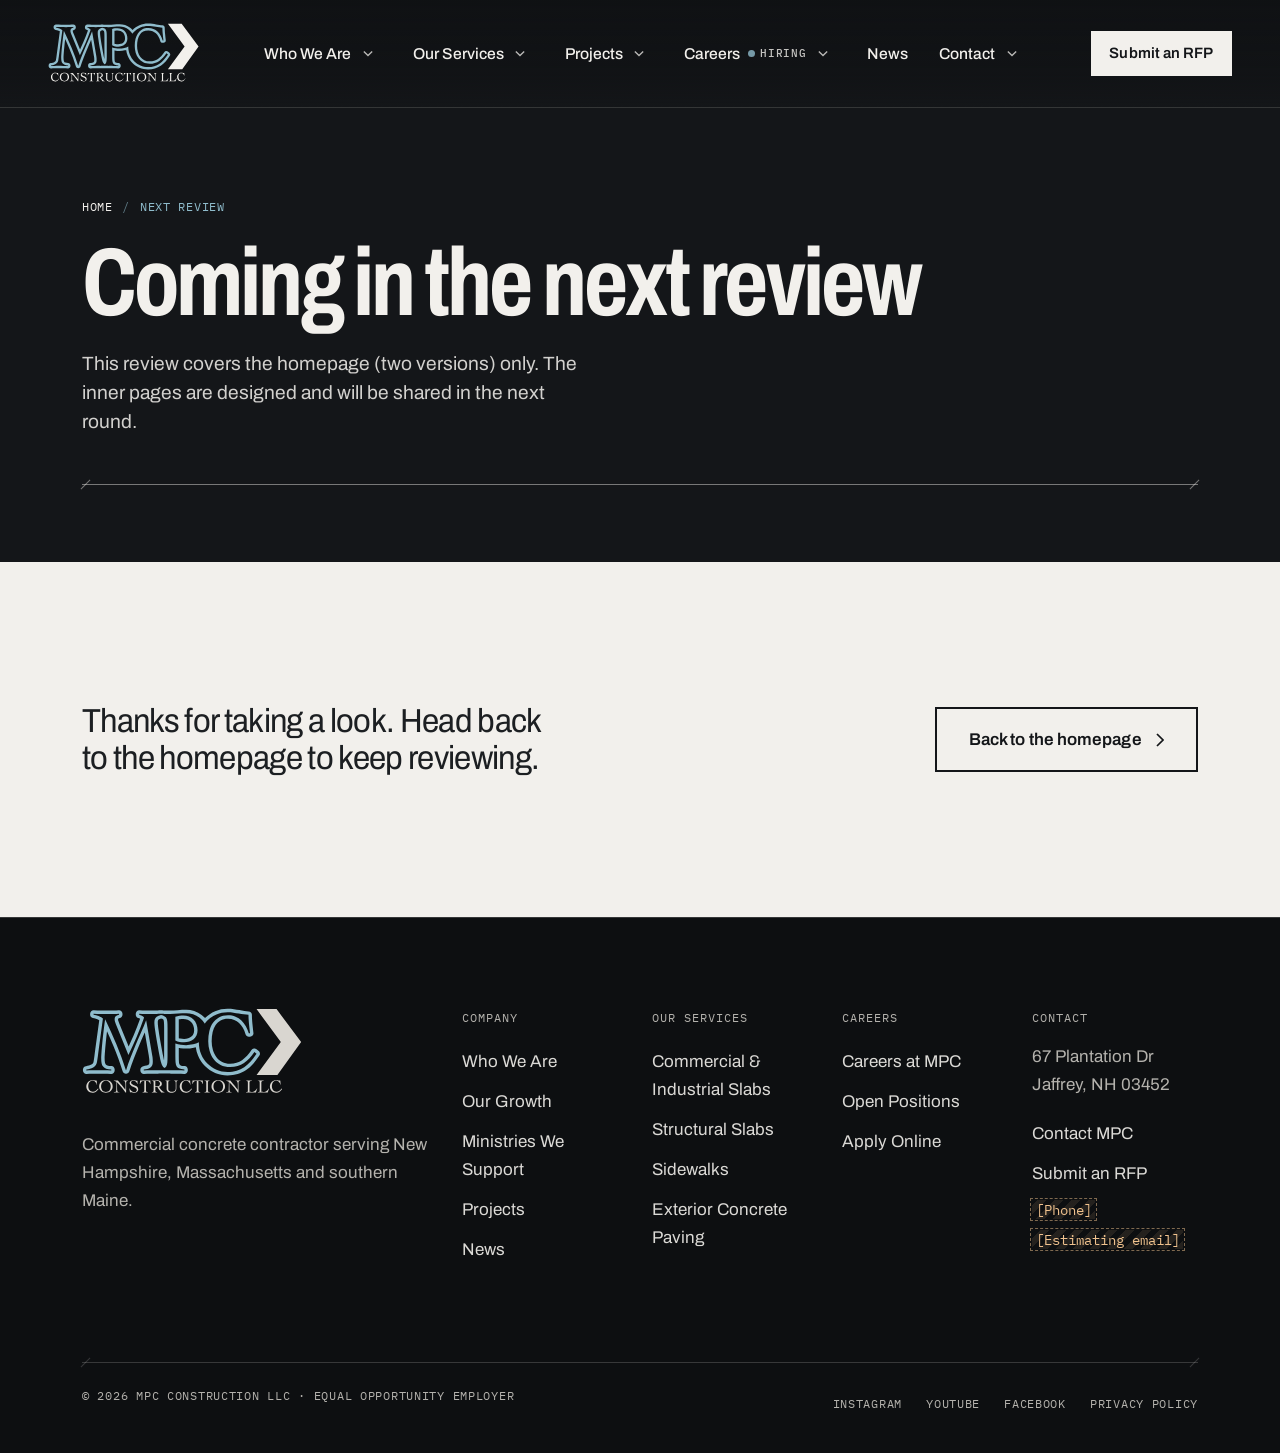
<file: coming-soon.html>
<!doctype html>
<html lang="en">
<head>
  <meta name="robots" content="noindex, nofollow">
  <meta charset="utf-8">
  <meta name="viewport" content="width=device-width, initial-scale=1">
  <title>Coming in the next review | MPC Construction</title>
  <meta name="description" content="This page is part of the next review round.">
  <meta name="theme-color" content="#141619">
  <script>document.documentElement.classList.add('js');</script>
  <link rel="preconnect" href="https://fonts.googleapis.com">
  <link rel="preconnect" href="https://fonts.gstatic.com" crossorigin>
  <link href="https://fonts.googleapis.com/css2?family=Archivo:ital,wdth,wght@0,62..125,300..800;1,62..125,300..500&family=IBM+Plex+Mono:wght@400;500&display=swap" rel="stylesheet">
  <link href="https://cdn.jsdelivr.net/npm/bootstrap@5.3.3/dist/css/bootstrap.min.css" rel="stylesheet">
  <link href="assets/css/mpc.css?v=308d3cad" rel="stylesheet">
  
</head>
<body>

<a class="visually-hidden-focusable skip-link" href="#main">Skip to main content</a>

<!-- Site header  (Drupal: header region — branding, main menu, CTA) -->
<header class="site-header" id="siteHeader">
  <nav class="mainnav" aria-label="Main">
    <div class="container-fluid px-lg-5 d-flex align-items-center justify-content-between h-100">
      <a class="brand" href="index.html" aria-label="MPC Construction — home">
        <!-- MPC stacked logo (no tagline, logo#8), inlined so its colours follow the header state. tools/logos.py -->
        <svg xmlns="http://www.w3.org/2000/svg" xmlns:xlink="http://www.w3.org/1999/xlink" viewBox="72.2 12.5 541.2 222.0" class="brand__logo brand__logo--stacked" aria-hidden="true" focusable="false" aria-label="MPC Construction LLC">
<defs>
<clipPath id="mpc-stacked-short-clip_1">
<path transform="matrix(1,0,0,-1,0,477)" d="M0 234H648V477H0Z" clip-rule="evenodd"/>
</clipPath>
<clipPath id="mpc-stacked-short-clip_2">
<path transform="matrix(1,0,0,-1,0,477)" d="M0 648H648V0H0Z"/>
</clipPath>
<clipPath id="mpc-stacked-short-clip_3">
<path transform="matrix(1,0,0,-1,0,477)" d="M-1.12 42.94H648V604.18H-1.12Z"/>
</clipPath>
<path id="mpc-stacked-short-font_4_38" d="M.6239929 .42578126C.6153259 .45578004 .60382589 .4834442 .5894928 .5087738 .5751597 .5341136 .55816146 .55611678 .5384979 .5747833 .5188344 .5934499 .49617005 .60795089 .47050477 .61828616 .44483949 .6286214 .41600547 .63378909 .3840027 .63378909 .34267173 .63378909 .30766807 .62579348 .2789917 .60980227 .25032554 .59381106 .22682698 .57215377 .2084961 .5448303 .1901652 .5175171 .1768341 .48587037 .16850281 .44989015 .16017151 .4139099 .15600586 .3759308 .15600586 .33595277 .15600586 .2959849 .16133626 .25784303 .17199707 .2215271 .18266805 .18521118 .19850159 .15339153 .21949768 .12606812 .24050395 .09875488 .26683555 .076934818 .29849244 .06060791 .33015953 .04429118 .3666636 .036132814 .40800477 .036132814 .47000633 .036132814 .5235036 .051798505 .5684967 .08312988 .61349996 .114471439 .6533356 .15714009 .68800356 .21113587L.71299746 .19113159C.69033309 .15713501 .6676636 .12713623 .644989 .101135257 .62232467 .07513428 .5976613 .05316162 .57099917 .035217287 .544337 .01727295 .5153351 .0036621094 .48399354-.0056152346 .45266215-.014892578 .41733299-.01953125 .37800599-.01953125 .3333384-.01953125 .29100038-.01103719 .25099183 .0059509279 .21099346 .022939047 .17599488 .046585084 .1459961 .07688904 .115997318 .10720316 .092163089 .14350891 .07449341 .18580628 .056833906 .22810364 .04800415 .27456666 .04800415 .3251953 .04800415 .37582398 .056833906 .422287 .07449341 .46458436 .092163089 .5068817 .115997318 .5431824 .1459961 .5734863 .17599488 .6038005 .21099346 .6274516 .25099183 .6444397 .29100038 .6614278 .3333384 .6699219 .37800599 .6699219 .40266419 .6699219 .42565919 .6684062 .44699098 .66537478 .46833293 .6623535 .48883567 .65915939 .50849917 .65579226 .52816268 .6524251 .54715988 .64905807 .5654907 .6456909 .5838318 .642334 .60199996 .6403198 .6199951 .63964846 .6199951 .6257426 .6204936 .60945639 .6214905 .5907898 .62249758 .5721232 .623998 .55295309 .6259918 .5332794 .6279958 .5136159 .6299947 .49428306 .6319885 .47528077 .6339925 .45628868 .6359965 .43978883 .6380005 .42578126H.6239929Z"/>
<path id="mpc-stacked-short-font_4_50" d="M.04699707 .3251953C.04699707 .3791504 .056828817 .42744447 .07649231 .4700775 .09616598 .5127106 .122665408 .54884847 .1559906 .5784912 .18932598 .608134 .22849529 .6307831 .27349855 .6464386 .3185018 .6620941 .366333 .6699219 .4169922 .6699219 .46766154 .6699219 .51549789 .6620941 .5605011 .6464386 .60550436 .6307831 .6446686 .608134 .6779938 .5784912 .71132919 .54884847 .73782858 .5127106 .75749209 .4700775 .7771657 .42744447 .78700259 .3791504 .78700259 .3251953 .78700259 .27124024 .7771657 .22294617 .75749209 .18031311 .73782858 .13768006 .71132919 .10154215 .6779938 .071899417 .6446686 .042256673 .60550436 .019607544 .5605011 .0039520266 .51549789-.011703491 .46766154-.01953125 .4169922-.01953125 .366333-.01953125 .3185018-.011703491 .27349855 .0039520266 .22849529 .019607544 .18932598 .042256673 .1559906 .071899417 .122665408 .10154215 .09616598 .13768006 .07649231 .18031311 .056828817 .22294617 .04699707 .27124024 .04699707 .3251953M.15299988 .3251953C.15299988 .28458659 .15899658 .24563599 .17098999 .2083435 .18299358 .1710612 .20032756 .13827007 .22299195 .10997009 .2456665 .0816803 .27333579 .05904643 .30599977 .04206848 .33866374 .025090537 .37566123 .016601563 .4169922 .016601563 .45833335 .016601563 .4953359 .025090537 .5279999 .04206848 .5606639 .05904643 .58832809 .0816803 .61099246 .10997009 .633667 .13827007 .651001 .1710612 .6629944 .2083435 .674998 .24563599 .68099978 .28458659 .68099978 .3251953 .68099978 .36580406 .674998 .40474955 .6629944 .44203187 .651001 .47932435 .633667 .5121155 .61099246 .5404053 .58832809 .56870529 .5606639 .5913442 .5279999 .60832217 .4953359 .6253001 .45833335 .63378909 .4169922 .63378909 .37566123 .63378909 .33866374 .6253001 .30599977 .60832217 .27333579 .5913442 .2456665 .56870529 .22299195 .5404053 .20032756 .5121155 .18299358 .47932435 .17098999 .44203187 .15899658 .40474955 .15299988 .36580406 .15299988 .3251953Z"/>
<path id="mpc-stacked-short-font_4_49" d="M.01600647 .6542969C.039332075 .6529948 .06149292 .65201827 .08248901 .6513672 .10349528 .6507161 .1280009 .6503906 .15600586 .6503906 .17067464 .6503906 .18500774 .6507161 .19900513 .6513672 .21300252 .65201827 .22733562 .6529948 .2420044 .6542969 .2506714 .6422933 .2650045 .6241252 .28500367 .5997925 .30500285 .5754598 .32783509 .5476227 .35350038 .5162811 .37916566 .48494975 .406662 .45161439 .43598939 .41627503 .46532694 .38094584 .4936625 .3464457 .5209961 .31277467 .54832968 .27911378 .5734965 .2477824 .5964966 .21878052 .61949667 .18977864 .6376648 .16594441 .651001 .14727783H.6529999C.6529999 .16727703 .6531677 .18710836 .6535034 .20677185 .6538391 .22644551 .65400698 .24628194 .65400698 .26628114V.3822937C.65400698 .42495729 .65250656 .4621226 .6495056 .49378968 .6465047 .5254567 .6405029 .5519562 .63150027 .57328799 .62249758 .59462997 .6098277 .610967 .5934906 .6222992 .5771637 .6336314 .5556691 .6402995 .52900698 .64230349V.6542969C.5523326 .6529948 .575826 .65201827 .5994873 .6513672 .62315878 .6507161 .6466624 .6503906 .66999819 .6503906 .69132998 .6503906 .71299746 .6507161 .7350006 .6513672 .7570038 .65201827 .77867129 .6529948 .80000308 .6542969V.64230349C.7580007 .6369629 .7291667 .62479147 .713501 .6057892 .69783529 .58679708 .69000247 .55763247 .69000247 .5182953V-.01171875H.6529999C.6163381 .045613607 .57750448 .10127767 .536499 .15527344 .49550376 .20927938 .45483909 .26061503 .414505 .3092804 .37417094 .35795594 .33516947 .40312705 .2975006 .4447937 .25983177 .48646037 .22599793 .5236257 .19599915 .5562897 .19533794 .5389455 .19483948 .5219371 .19450379 .5052643 .19416809 .48860169 .19400025 .4715983 .19400025 .45425416V.27919007C.19400025 .21983338 .195165 .17298381 .1974945 .13864136 .19983419 .10429891 .20550029 .07795715 .2144928 .05961609 .22349549 .041275026 .23683167 .028935751 .25450135 .022598267 .27217103 .016270956 .29667155 .011439006 .32800294 .008102417V-.00390625C.29399619-.0026041668 .26099143-.0016276041 .22898865-.0009765625 .19699605-.00032552085 .16400147 0 .13000489 0 .11066691 0 .091664638-.00032552085 .07299805-.0009765625 .054331464-.0016276041 .03533427-.0026041668 .01600647-.00390625V.008102417C.038670858 .011428833 .058502199 .014592488 .07550049 .017593384 .09249878 .020594279 .10649618 .025594077 .117492679 .032592775 .12849935 .039601644 .13683574 .049606325 .14250183 .06260681 .14816793 .07561747 .15133159 .09379069 .1519928 .117126468L.16400147 .5762787C.14266968 .5936127 .1193339 .6072795 .09399414 .61727908 .06866455 .6272888 .04266866 .6356252 .01600647 .6422882V.6542969Z"/>
<path id="mpc-stacked-short-font_4_54" d="M.4909973 .46372987C.48233033 .48506166 .4711609 .5062256 .457489 .5272217 .4438273 .54822799 .42799378 .56689456 .4099884 .58322146 .3919932 .59955856 .37199403 .61272177 .34999085 .6227112 .32799784 .6327006 .30400086 .6376953 .27799989 .6376953 .23999532 .6376953 .2088267 .6307017 .18449402 .6167145 .16016133 .6027374 .147995 .577769 .147995 .5418091 .147995 .5204976 .15349324 .5020192 .16448975 .4863739 .17549642 .47072856 .1901652 .45690919 .2084961 .44491578 .22682698 .43293254 .24766033 .4219462 .2709961 .4119568 .29433189 .40196739 .3181661 .3918101 .34249879 .381485 .36683146 .37117005 .39066569 .36002098 .41400147 .34803773 .43733726 .33605448 .45817057 .32173667 .47650147 .30508424 .49483238 .288442 .50949606 .26912944 .52049258 .2471466 .5314992 .22517395 .53700259 .19887288 .53700259 .16824341 .53700259 .13562012 .5310008 .107488 .5189972 .083847049 .5070038 .060206098 .49083964 .040725709 .47050477 .025405884 .4501699 .010096232 .4264984-.0012207031 .39949037-.008544922 .37249247-.01586914 .34366355-.01953125 .31300355-.01953125 .29633079-.01953125 .2789917-.018015543 .26098634-.014984131 .24299114-.011952718 .22566223-.008585612 .20899964-.0048828127 .19233704-.0011800131 .1771698 .002187093 .16349793 .005218506 .14983623 .008249919 .13900249 .009765625 .1309967 .009765625 .123662319 .009765625 .11666361 .008595784 .11000061 .0062561037 .10333761 .003926595 .096338909 .0014292399 .08900452-.0012359619 .083002727 .036768598 .07599894 .073939 .067993167 .11027527 .05999756 .14661153 .05166626 .18377686 .042999269 .22177124L.055999757 .22877503C.068003337 .20543926 .08250427 .18110657 .09950256 .15577698 .116500858 .13044739 .1356659 .10727946 .15699768 .08627319 .17832947 .0652771 .201828 .04777527 .22749329 .0337677 .25316874 .019770304 .28100587 .012771606 .31100465 .012771606 .33033244 .012771606 .34899394 .014933269 .36698915 .019256592 .3849945 .023590088 .40082804 .030415854 .41448976 .039733888 .42816163 .04906209 .43899537 .061213178 .44699098 .076187137 .45499674 .091171268 .45899964 .10964966 .45899964 .13162232 .45899964 .16291301 .44933067 .18904114 .42999269 .21000672 .4106649 .23098247 .38666789 .24929302 .3580017 .26493836 .32933555 .28059388 .2981669 .29507957 .26449586 .3083954 .23083496 .3217112 .19967143 .33669029 .17100525 .35333253 .14233907 .36997477 .118337 .38961283 .09899902 .4122467 .07967123 .43489076 .070007327 .46352134 .070007327 .49813844 .070007327 .5241089 .07500712 .54774478 .085006717 .569046 .09500631 .5903575 .10850525 .6085002 .12550354 .6234741 .14250183 .63845828 .16216533 .64994308 .18449402 .65792849 .20683289 .6659241 .23066712 .6699219 .2559967 .6699219 .28066508 .6699219 .30283103 .6682434 .3224945 .6648865 .34216819 .66153976 .3613383 .6578522 .38000489 .65382388 .39933268 .64979556 .41832987 .64593508 .43699647 .64224246 .45566307 .63856 .47566224 .63671877 .49699403 .63671877 .49699403 .60672 .49749247 .57755538 .49848939 .54922488 .49949647 .52089437 .5016683 .49239604 .5050049 .46372987H.4909973Z"/>
<path id="mpc-stacked-short-font_4_55" d="M.17599488 .008087158C.20000203 .0100911459 .21866863 .013758342 .23199463 .019088746 .24533081 .024429322 .25549827 .032765707 .26249696 .0440979 .26949565 .055430097 .27382914 .070261638 .27549745 .08859253 .27716575 .10692342 .27799989 .13008626 .27799989 .15808106V.6220703C.2426707 .6220703 .21317037 .62073776 .1894989 .6180725 .1658376 .6154073 .14533997 .60857138 .12800598 .5975647 .110672 .5865682 .09550476 .56973776 .08250427 .54707339 .069503787 .524409 .056671144 .4934082 .044006349 .45407105L.03100586 .45806886 .04499817 .6542969C.073003139 .6529948 .1006724 .65201827 .12800598 .6513672 .15533956 .6507161 .18300374 .6503906 .21099854 .6503906H.44599916C.47266136 .6503906 .49899293 .6507161 .5249939 .6513672 .5509949 .65201827 .57733157 .6529948 .6040039 .6542969L.6179962 .45806886 .6049957 .45407105C.59233096 .4934082 .5794983 .524409 .5664978 .54707339 .5534973 .56973776 .5383301 .5865682 .5209961 .5975647 .5036621 .60857138 .48282878 .6154073 .4584961 .6180725 .43416343 .62073776 .4039968 .6220703 .36799623 .6220703V.15808106C.36799623 .13008626 .36883036 .10692342 .37049867 .08859253 .37216697 .070261638 .37650047 .055430097 .38349916 .0440979 .39049784 .032765707 .40099589 .024429322 .4149933 .019088746 .42900086 .013758342 .44833885 .0100911459 .4730072 .008087158V-.00390625C.44766746-.0026041668 .42232768-.0016276041 .39698792-.0009765625 .37165834-.00032552085 .34632875 0 .32099916 0 .29633079 0 .27199809-.00032552085 .2480011-.0009765625 .2240041-.0016276041 .20000203-.0026041668 .17599488-.00390625V.008087158Z"/>
<path id="mpc-stacked-short-font_4_53" d="M.7380066 0H.55799868C.5159963 .046020509 .4771627 .09320577 .4414978 .14155579 .40583293 .1899058 .37399803 .24108887 .34599305 .29510499 .33933006 .29510499 .3308309 .29577128 .3204956 .29710389 .3101705 .29844667 .2995046 .2999471 .28849793 .30160523 .27750144 .30327354 .26683555 .30527244 .25650025 .30760194 .24616497 .30994163 .23766582 .31211344 .23100281 .31411744V.15811157C.23100281 .13010662 .23183187 .106933597 .23348999 .08859253 .23515828 .070261638 .23949178 .055430097 .24649048 .0440979 .25349937 .032765707 .26400248 .024429322 .27799989 .019088746 .29199729 .013758342 .31133018 .0100911459 .33599855 .008087158V-.00390625C.31066896-.0026041668 .28533427-.0016276041 .2599945-.0009765625 .23466492-.00032552085 .20933533 0 .18400574 0 .15933736 0 .13499959-.00032552085 .11099243-.0009765625 .086995448-.0016276041 .06299845-.0026041668 .039001466-.00390625V.008102417C.06299845 .010096232 .08166504 .013758342 .09500122 .019088746 .1083374 .024429322 .118504848 .032765707 .12550354 .0440979 .13250225 .055440267 .13683574 .07028198 .13850403 .08862305 .14017232 .10696411 .14100647 .13013713 .14100647 .15814209V.49224855C.14100647 .5202535 .14017232 .5434265 .13850403 .5617676 .13683574 .58010867 .13250225 .59494528 .12550354 .60627749 .118504848 .6176198 .1083374 .62595626 .09500122 .6312866 .08166504 .6366272 .06299845 .6402944 .039001466 .6422882V.6542969C.060333253 .6529541 .08166504 .651947 .102996829 .65127566 .12432861 .65061447 .14566548 .6502838 .16700745 .6502838 .17633565 .6502838 .18799846 .6507823 .20199585 .6517792 .21600342 .65278628 .23084004 .6539459 .24650574 .6552582 .26217143 .65657046 .27800498 .65771487 .29400636 .6586914 .31000773 .65966799 .32434083 .66015627 .33700563 .66015627 .36567179 .66015627 .39500428 .6564891 .42500306 .64915469 .45500184 .64182028 .48199974 .6301524 .5059967 .614151 .5299937 .5981496 .54965719 .57781478 .5649872 .55314639 .58032736 .52847799 .58799746 .4991404 .58799746 .46513368 .58799746 .44179789 .5838318 .42112733 .5755005 .40312196 .5671692 .38512675 .55599978 .36946107 .5419922 .35612489 .5279948 .3427887 .51149496 .3317871 .49249269 .32312013 .47350059 .31445313 .45366923 .30812074 .43299867 .30412293 .44233705 .28812156 .45333863 .27011619 .46600343 .2501068 .4786682 .23009746 .49283348 .2097524 .50849917 .18907166 .52416488 .16840108 .5408325 .14789327 .5585022 .12754822 .5761719 .10721334 .59483847 .088872279 .61450198 .072525028 .63416549 .056187948 .6543274 .04251607 .6749878 .0315094 .6956584 .020502726 .7166646 .014002482 .7380066 .012008667V0M.23100281 .34788514C.2610016 .33654277 .29200236 .33087159 .32400514 .33087159 .37600709 .33087159 .41634117 .3428701 .44500733 .36686708 .4736735 .39087425 .4880066 .4298757 .4880066 .48387147 .4880066 .50587466 .48384095 .52571108 .47550965 .54338076 .46717835 .5610504 .4556783 .57638046 .44100953 .5893707 .42634074 .6023712 .40950523 .6123708 .39050294 .6193695 .37150065 .62637838 .3516693 .6298828 .3310089 .6298828 .31433616 .6298828 .29799906 .6292165 .28199769 .6278839 .2659963 .62655135 .2503306 .6235504 .23500061 .6188812 .23366802 .5868785 .23266602 .5545451 .23199463 .5218811 .23133342 .48921714 .23100281 .45388285 .23100281 .4158783V.34788514Z"/>
<path id="mpc-stacked-short-font_4_56" d="M.12800598 .55332949C.12800598 .5719859 .12616985 .5864766 .12249756 .59680178 .11883545 .607137 .1133372 .6153056 .10600281 .6213074 .09866842 .62730917 .08966573 .63164266 .07899475 .63430789 .068333949 .6369731 .05600484 .63963827 .042007448 .64230349V.6542969C.070002239 .6529948 .09749857 .65201827 .12449646 .6513672 .15150452 .6507161 .17900594 .6503906 .20700073 .6503906 .22699993 .6503906 .24683126 .6507161 .26649476 .6513672 .28616844 .65201827 .30600486 .6529948 .32600404 .6542969V.64230349C.30467225 .6402995 .28700257 .6369629 .272995 .6322937 .2589976 .6276245 .24799602 .6209564 .23999024 .6122894 .23199463 .60362246 .22632854 .592453 .22299195 .5787811 .21966553 .56511947 .21800232 .548289 .21800232 .5282898V.20228577C.21800232 .17094422 .22316997 .1444397 .23350525 .12277222 .24384053 .10110474 .25800578 .08343506 .27600099 .06976318 .29400636 .056101484 .3148397 .046101888 .33850099 .039764406 .36217246 .03343709 .38733927 .030273438 .41400147 .030273438 .4566752 .030273438 .49167887 .036605836 .51901248 .04927063 .546346 .061935426 .5680084 .077433269 .58399966 .09576416 .60000106 .114105228 .6110026 .1337738 .6170044 .1547699 .62300619 .17577617 .6260071 .19427999 .6260071 .21028137V.4902954C.6260071 .5169576 .6248372 .53945419 .62249758 .55778506 .62016806 .5761261 .61550399 .59113058 .60850527 .60279849 .60150656 .61446639 .59166976 .6232961 .57899478 .6292877 .56632998 .6352895 .549998 .6396281 .5299988 .64230349V.6542969C.5506694 .6529948 .571167 .65201827 .5914917 .6513672 .6118266 .6507161 .6323293 .6503906 .6529999 .6503906 .67033389 .6503906 .68733218 .6507161 .70399478 .6513672 .72066757 .65201827 .7376709 .6529948 .7550049 .6542969V.64230349C.7409973 .6402995 .7281596 .6376292 .7164917 .6342926 .704834 .6309662 .69500228 .6249695 .68699648 .6163025 .67900088 .6076457 .6728363 .59514877 .6685028 .57881167 .6641693 .56248477 .66200259 .5403239 .66200259 .5123291V.21340943C.66200259 .17342122 .654836 .13893128 .6405029 .109939578 .62616989 .080947879 .6066691 .056788129 .58200076 .037460329 .55733236 .018132529 .52849838 .0038045247 .49549867-.0055236818 .462499-.014862061 .42733256-.01953125 .3899994-.01953125 .3560028-.01953125 .32333885-.015029907 .29200746-.0060272219 .26067607 .0029652913 .23284404 .016626994 .20851135 .034957887 .18417867 .053288778 .16467794 .07611593 .15000916 .10343933 .13534038 .13076274 .12800598 .16241963 .12800598 .19841004V.55332949Z"/>
<path id="mpc-stacked-short-font_4_44" d="M.04699707 .008102417C.07099406 .010096232 .089660648 .013758342 .102996829 .019088746 .11633301 .024429322 .12650045 .032765707 .13349915 .0440979 .14049785 .055440267 .14483135 .07028198 .14649964 .08862305 .14816793 .10696411 .14900208 .13013713 .14900208 .15814209V.49224855C.14900208 .5202535 .14816793 .5434265 .14649964 .5617676 .14483135 .58010867 .14049785 .59494528 .13349915 .60627749 .12650045 .6176198 .115997318 .62595626 .101989749 .6312866 .08799235 .6366272 .068995159 .6402944 .04499817 .6422882V.6542969C.073003139 .6529948 .10016886 .65201827 .12649536 .6513672 .15283203 .6507161 .17999776 .6503906 .20799256 .6503906 .22999573 .6503906 .2519989 .6507161 .27400209 .6513672 .29600526 .65201827 .31767274 .6529948 .33900453 .6542969V.6422882C.31566874 .6402944 .29733277 .6366272 .28399659 .6312866 .27067057 .62595626 .260671 .6176198 .2539978 .60627749 .2473348 .59494528 .24316915 .58010867 .24150086 .5617676 .23983257 .5434265 .23899842 .5202535 .23899842 .49224855V.15814209C.23899842 .13013713 .23983257 .10696411 .24150086 .08862305 .24316915 .07028198 .24750264 .055440267 .25450135 .0440979 .26150004 .032765707 .27199809 .024429322 .28599549 .019088746 .30000306 .013758342 .31933595 .010096232 .34399415 .008102417V-.00390625C.31866456-.0026041668 .29332987-.0016276041 .2679901-.0009765625 .24266052-.00032552085 .21733094 0 .19200135 0 .16733296 0 .1429952-.00032552085 .11898804-.0009765625 .09499105-.0016276041 .07099406-.0026041668 .04699707-.00390625V.008102417Z"/>
<path id="mpc-stacked-short-font_4_3" d=""/>
<path id="mpc-stacked-short-font_4_47" d="M.36099244 .64230349C.32899986 .6376343 .30400086 .63229879 .28599549 .626297 .26800028 .6202952 .25483195 .61279299 .24649048 .6037903 .23815918 .5947978 .23299153 .5834656 .23098755 .5697937 .22899373 .556132 .22799683 .53930667 .22799683 .5193176V.039367677C.2460022 .036031087 .26350404 .033030195 .28050233 .03036499 .2975006 .027699789 .31466676 .026367188 .33200074 .026367188 .3713379 .026367188 .40567018 .030359904 .43499757 .038345338 .4643351 .046340944 .49066673 .058329267 .5139923 .0743103 .53732809 .09030151 .5588277 .110448207 .5784912 .13475037 .59816488 .1590627 .6180013 .1875356 .6380005 .22016907H.6529999L.576004-.00390625C.5519969-.0026041668 .52782699-.0016276041 .50349429-.0009765625 .4791616-.00032552085 .45499674 0 .43099977 0H.13699341C.12033081 0 .103663127-.00032552085 .08699036-.0009765625 .07032776-.0016276041 .05366516-.0026041668 .037002565-.00390625V.008102417C.059005739 .010096232 .07650248 .013427734 .0894928 .018096924 .102493289 .022766114 .11266073 .028600058 .11999512 .035598756 .12732952 .042607625 .13216146 .05111186 .13449097 .06111145 .13683065 .071111049 .13800049 .08278402 .13800049 .09613037V.49224855C.13800049 .5202535 .13716634 .5434265 .13549805 .5617676 .13382976 .58010867 .12966411 .59494528 .1230011 .60627749 .1163381 .6176198 .1063385 .62595626 .09300232 .6312866 .07966614 .6366272 .060999555 .6402944 .037002565 .6422882V.6542969C.06300354 .6529948 .08883667 .65201827 .11450195 .6513672 .14016724 .6507161 .16600037 .6503906 .19200135 .6503906 .21999614 .6503906 .24815877 .6507161 .27648927 .6513672 .30482994 .65201827 .33299766 .6529948 .36099244 .6542969V.64230349Z"/>
<clipPath id="mpc-stacked-short-clip_5">
<path transform="matrix(1,0,0,-1,0,477)" d="M0 648H648V0H0Z"/>
</clipPath>
<clipPath id="mpc-stacked-short-clip_6">
<path transform="matrix(1.0000007,0,0,-.99999198,78.8037,234.214)" d="M0 0H397V60.29H0Z"/>
</clipPath>
<clipPath id="mpc-stacked-short-clip_7">
<path transform="matrix(1.0000007,0,0,-.99999198,78.8037,234.214)" d="M0 0H397V60.29H0Z"/>
</clipPath>
<clipPath id="mpc-stacked-short-clip_8">
<path transform="matrix(1.0000007,0,0,-.99999198,-.00005340576,476.99806)" d="M78.8 242.79H475.8V303.08H78.8Z"/>
</clipPath>
<clipPath id="mpc-stacked-short-clip_9">
<path transform="matrix(1.0000007,0,0,-.99999198,78.8037,234.214)" d="M0 0H397V60.29H0Z"/>
</clipPath>
<clipPath id="mpc-stacked-short-clip_10">
<path transform="matrix(1.0000007,0,0,-.99999198,78.8037,234.214)" d="M0 0H397V60.29H0Z"/>
</clipPath>
<clipPath id="mpc-stacked-short-clip_11">
<path transform="matrix(1.0000007,0,0,-.99999198,-.00005340576,476.99806)" d="M78.8 242.79H475.8V303.08H78.8Z"/>
</clipPath>
</defs>
<g>
<g clip-path="url(#mpc-stacked-short-clip_1)">
<g>
<g clip-path="url(#mpc-stacked-short-clip_2)">
<g opacity=".589996">
<g clip-path="url(#mpc-stacked-short-clip_3)">
</g>
</g>
<path transform="matrix(1,0,0,-1,310.3037,40.443788)" d="M0 0C.85 .18 1.7 .31 2.56 .4 5.75 .72 8.52 .88 10.77 .88 14.8 .88 18.53 .22 21.87-1.09 25.14-2.38 27.86-4.14 30.19-6.46 32.51-8.78 34.3-11.6 35.66-15.09 37.05-18.64 37.75-22.7 37.75-27.17 37.75-30.61 37.15-33.53 35.91-36.1 34.65-38.73 33.03-40.84 30.97-42.55 28.81-44.36 26.18-45.78 23.14-46.8 19.97-47.85 16.59-48.39 13.11-48.39 9.91-48.39 6.71-48.11 3.59-47.56 2.39-47.34 1.19-47.04 0-46.64ZM-36.29-101.36C-37.76-95.02-39.34-87.28-41.01-78.33-42.75-69.03-44.47-59.44-46.12-49.85-47.72-40.48-49.07-31.72-50.12-23.82-51.38-14.31-51.65-9.71-51.65-7.53-51.65-5.47-51.39-1.85-49.64-.69-47.98 .42-45.92 1.33-43.51 2.03-42.15 1.73-41.25 1.44-40.69 1.22-39.07 .61-38.46-.15-38.14-.66-37.6-1.54-36.89-3.27-36.59-6.49-36.26-10.15-36.09-14.89-36.09-20.55V-91.83C-36.09-95.39-36.16-98.58-36.29-101.36M119.82 25.88C109.19 25.88 98.96 23.82 89.41 19.77 80.02 15.77 71.66 10.15 64.56 3.04 62.07 5.92 59.26 8.53 56.17 10.85 50.62 15.01 44.47 18.23 37.87 20.43 31.28 22.63 24.82 23.75 18.66 23.75 11.58 23.75 4.5 23.37-2.41 22.63-8.68 21.95-15.16 21.61-21.67 21.61-26.29 21.61-30.95 21.68-35.5 21.82-36.15 21.84-36.79 21.88-37.43 21.91-37.98 21.94-38.52 21.96-39.06 21.98-39.84 22.05-42.14 22.24-43.96 22.24-44.19 22.24-44.42 22.24-44.63 22.23-44.84 22.24-45.06 22.24-45.29 22.24-47.19 22.24-49.61 22.04-50.41 21.97-50.86 21.95-51.31 21.92-51.76 21.9-52.31 21.87-52.87 21.84-53.41 21.82-57.76 21.68-62.23 21.61-66.7 21.61-71.76 21.61-76.85 21.68-81.83 21.82-86.86 21.96-91.95 22.17-96.97 22.45-97.12 22.46-97.28 22.46-97.44 22.46-99.59 22.46-101.67 21.64-103.24 20.16-104.93 18.56-105.88 16.34-105.88 14.02V11.46C-105.88 7.77-103.49 4.51-99.97 3.41-98.32 2.89-96.7 2.23-95.16 1.43-99.98-12.35-105.28-25.95-110.95-39.08-114.93-48.3-119.08-57.57-123.34-66.79L-146.18-10.75C-147.12-8.45-147.96-6.25-148.67-4.16-149.16-2.75-149.39-1.35-149.39 .15-149.39 .71-149.34 1.05-149.29 1.23-147.91 2.19-146.44 2.87-144.8 3.3-141.09 4.28-138.51 7.63-138.51 11.46V14.02C-138.51 16.36-139.47 18.59-141.18 20.18-142.75 21.65-144.81 22.46-146.95 22.46-147.13 22.46-147.31 22.46-147.5 22.45-151.79 22.17-156.12 21.96-160.35 21.82-164.55 21.68-168.88 21.61-173.2 21.61-179.27 21.61-185.34 21.68-191.25 21.82-197.21 21.96-203.29 22.18-209.3 22.46-209.43 22.46-209.56 22.46-209.7 22.46-211.86 22.46-213.95 21.63-215.53 20.13-217.19 18.54-218.14 16.33-218.14 14.02V11.46C-218.14 7.35-215.18 3.84-211.13 3.14-207.56 2.52-203.91 1.52-200.31 .15-198.66-.48-197.12-1.19-195.71-1.97L-205.26-72.78C-205.98-78.21-206.69-83.66-207.4-89.14-208.1-94.57-208.88-99.73-209.69-104.49-209.71-104.55-209.72-104.61-209.72-104.67-209.93-106.04-210.37-107.14-211.08-108.04-212.12-109.33-213.39-110.44-214.98-111.43-216.75-112.52-218.74-113.39-220.93-114.03-223.31-114.73-225.76-115.21-228.22-115.44-232.55-115.86-235.85-119.5-235.85-123.85V-126.41C-235.85-128.74-234.89-130.97-233.18-132.57-231.61-134.04-229.55-134.85-227.41-134.85-227.23-134.85-227.04-134.84-226.86-134.83-222.53-134.55-218.21-134.34-214.02-134.21-209.84-134.07-205.51-134-201.16-134-195.21-134-189.39-134.07-183.87-134.21-178.32-134.34-172.5-134.55-166.56-134.84-166.43-134.84-166.29-134.85-166.16-134.85-163.99-134.85-161.91-134.02-160.33-132.52-158.66-130.92-157.72-128.71-157.72-126.41V-123.85C-157.72-119.37-161.21-115.67-165.69-115.42-169.99-115.18-173.4-114.62-175.81-113.76-177.55-113.14-178.81-112.33-179.66-111.27-180.61-110.1-181.28-108.5-181.66-106.5-182.2-103.61-182.47-100.05-182.47-95.89-182.47-92.41-182.19-86.98-181.64-79.77-181.08-72.4-180.34-64.14-179.42-55.24-178.57-46.92-177.62-38.31-176.59-29.63-171.2-41.48-166-53.35-161.03-65.13-152.57-85.2-144.87-106.37-138.16-128.05-137.06-131.59-133.79-134-130.09-134H-129.66C-125.94-134-122.66-131.56-121.58-128-118.4-117.48-114.78-107.03-110.81-96.95-106.81-86.76-102.64-76.53-98.41-66.52-94.19-56.54-89.83-46.41-85.44-36.43-84.84-35.06-84.23-33.68-83.64-32.3L-73.75-90.06C-73.74-90.11-73.73-90.17-73.72-90.22-73.08-93.52-72.7-96.43-72.58-98.88-72.44-101.65-72.37-103.75-72.37-105.28-72.37-108.43-72.91-109.81-73.14-110.25-73.58-111.12-74.12-111.71-74.89-112.19-76.17-112.98-77.73-113.6-79.54-114.03-81.98-114.61-84.6-115.1-87.32-115.49-91.48-116.08-94.57-119.65-94.57-123.85V-126.41C-94.57-128.72-93.62-130.94-91.94-132.53-90.36-134.02-88.28-134.85-86.13-134.85-85.98-134.85-85.83-134.84-85.68-134.84-80.33-134.55-75.05-134.34-70-134.21-64.97-134.07-59.7-134-54.33-134-53.62-134-52.91-134.01-52.2-134.02-51.58-134.03-50.95-134.04-50.33-134.05H-50.27-50.22C-49.82-134.04-40.47-133.99-35.67-133.85-30.44-133.99-20.83-134.02-20.42-134.02H-20.41C-20.02-134.02-19.65-134.01-19.28-134.01-19.01-134-18.74-134-18.47-134-13.1-134-7.75-134.07-2.59-134.21 2.6-134.34 7.95-134.55 13.31-134.84 13.46-134.84 13.61-134.85 13.75-134.85 15.91-134.85 17.99-134.02 19.56-132.53 21.24-130.94 22.2-128.72 22.2-126.41V-123.85C22.2-119.46 18.83-115.8 14.46-115.43 9.08-114.98 6.13-114.19 4.6-113.61 2.97-112.99 2.37-112.24 2.05-111.72 1.5-110.84 .79-109.11 .5-105.91 .17-102.27 0-97.54 0-91.83V-70.77C1.28-70.99 2.58-71.17 3.88-71.31 8.7-71.83 13.46-72.1 18.02-72.1 24.16-72.1 30.51-71.39 36.91-69.98 38.55-69.62 40.17-69.2 41.77-68.71 42.74-75.94 44.58-82.8 47.26-89.22 51.42-99.2 57.15-107.94 64.3-115.16 71.45-122.39 79.9-128.11 89.41-132.15 98.96-136.21 109.19-138.26 119.82-138.26 128.98-138.26 137.4-137.14 144.85-134.93 152.33-132.7 159.35-129.38 165.73-125.08 172.01-120.84 177.88-115.61 183.17-109.54 188.21-103.76 193.31-97.01 198.34-89.47 200.77-85.83 200.01-80.93 196.59-78.19L191.25-73.93C189.74-72.72 187.88-72.08 185.98-72.08 185.52-72.08 185.06-72.11 184.61-72.19 182.25-72.58 180.16-73.95 178.87-75.96 172.11-86.49 164.3-94.89 155.65-100.91 147.42-106.64 137.8-109.42 126.22-109.42 118.79-109.42 112.23-107.98 106.73-105.14 101.03-102.2 96.44-98.4 92.69-93.52 88.86-88.53 85.92-82.61 83.96-75.91 81.92-68.96 80.88-61.54 80.88-53.84 80.88-45.97 81.71-38.43 83.33-31.42 84.87-24.77 87.34-18.89 90.66-13.94 93.85-9.19 97.82-5.52 102.81-2.74 107.62-.05 113.78 1.31 121.1 1.31 126.81 1.31 131.96 .41 136.41-1.39 140.87-3.19 144.86-5.74 148.26-8.96 151.83-12.35 154.97-16.43 157.61-21.08 160.33-25.89 162.55-31.24 164.21-36.98 165.25-40.59 168.56-43.08 172.32-43.08H175.31C177.76-43.08 180.08-42.02 181.69-40.17 183.29-38.32 184.01-35.87 183.67-33.44 183.25-30.55 182.83-27.1 182.42-23.19 182-19.15 181.57-15.03 181.15-10.85 180.74-6.82 180.42-2.83 180.22 1.03 180.01 4.85 179.91 8.21 179.91 11.04 179.91 15.58 176.31 19.31 171.77 19.47 168.36 19.6 164.85 19.98 161.35 20.62 157.45 21.33 153.32 22.05 149.08 22.77 144.84 23.49 140.35 24.19 135.72 24.84 130.78 25.53 125.43 25.88 119.82 25.88M13.11-56.83C17.52-56.83 21.75-56.16 25.81-54.81 29.86-53.45 33.38-51.53 36.37-49.04 39.36-46.55 41.74-43.46 43.52-39.76 45.3-36.06 46.19-31.86 46.19-27.17 46.19-21.62 45.3-16.57 43.52-12.02 41.74-7.46 39.29-3.62 36.16-.49 33.03 2.64 29.3 5.06 24.96 6.77 20.62 8.47 15.89 9.33 10.77 9.33 8.2 9.33 5.18 9.15 1.69 8.79-1.79 8.44-5.17 7.55-8.44 6.12V-52.14C-5.03-53.99-1.51-55.23 2.12-55.87 5.75-56.51 9.41-56.83 13.11-56.83M-34.78-119.96C-33.2-118.94-31.91-117.69-30.96-116.16-29.46-113.75-28.54-110.58-28.18-106.66-27.83-102.75-27.65-97.81-27.65-91.83V-20.55C-27.65-14.57-27.83-9.63-28.18-5.72-28.54-1.81-29.46 1.36-30.96 3.78-32.45 6.2-34.69 7.97-37.68 9.11-39.36 9.75-41.41 10.27-43.77 10.68-47.9 9.72-51.42 8.28-54.33 6.34-58.17 3.78-60.09-.85-60.09-7.53-60.09-11.09-59.56-16.89-58.49-24.93-57.42-32.97-56.07-41.75-54.44-51.28-52.8-60.81-51.09-70.35-49.31-79.88-47.53-89.41-45.86-97.52-44.3-104.21-43.59-107.06-42.8-109.54-41.95-111.68-41.09-113.81-39.89-115.7-38.32-117.34-37.38-118.32-36.19-119.18-34.78-119.96M119.82 17.44C125.08 17.44 129.99 17.12 134.54 16.48 139.1 15.84 143.47 15.16 147.67 14.45 151.87 13.74 155.92 13.03 159.84 12.31 163.75 11.6 167.62 11.18 171.47 11.04 171.47 8.05 171.57 4.56 171.79 .58 172-3.41 172.32-7.5 172.75-11.7 173.17-15.89 173.6-20.02 174.03-24.07 174.45-28.13 174.88-31.65 175.31-34.64H172.32C170.47-28.23 168.01-22.33 164.96-16.92 161.9-11.52 158.27-6.82 154.07-2.84 149.87 1.15 145.03 4.24 139.56 6.45 134.08 8.65 127.93 9.76 121.1 9.76 112.28 9.76 104.81 8.05 98.69 4.63 92.57 1.22 87.56-3.41 83.64-9.24 79.73-15.08 76.89-21.83 75.11-29.52 73.32-37.2 72.44-45.31 72.44-53.84 72.44-62.38 73.58-70.53 75.86-78.28 78.13-86.04 81.51-92.83 85.99-98.66 90.47-104.5 96.09-109.16 102.85-112.64 109.61-116.13 117.4-117.87 126.22-117.87 139.45-117.87 150.87-114.53 160.47-107.84 170.08-101.15 178.58-92.04 185.98-80.52L191.31-84.79C186.47-92.04 181.64-98.45 176.8-104 171.97-109.54 166.7-114.24 161.01-118.08 155.31-121.92 149.13-124.84 142.44-126.83 135.75-128.82 128.21-129.82 119.82-129.82 110.28-129.82 101.25-128 92.72-124.38 84.18-120.75 76.71-115.7 70.31-109.23 63.9-102.75 58.81-95 55.05-85.96 51.29-76.97 49.41-67.09 49.39-56.33 45.04-58.77 40.29-60.6 35.09-61.74 29.26-63.02 23.57-63.66 18.02-63.66 13.75-63.66 9.34-63.41 4.79-62.91 .23-62.42-4.18-61.39-8.44-59.82V-91.83C-8.44-97.81-8.27-102.75-7.91-106.66-7.56-110.58-6.63-113.75-5.13-116.16-3.64-118.58-1.4-120.36 1.59-121.5 4.58-122.64 8.63-123.42 13.75-123.85V-126.41C8.34-126.12 2.98-125.9-2.36-125.77-7.7-125.62-13.07-125.55-18.47-125.55-19.12-125.55-19.75-125.58-20.4-125.58-20.4-125.58-30.55-125.55-35.68-125.4-40.35-125.55-50.27-125.6-50.27-125.6-51.63-125.59-52.97-125.55-54.33-125.55-59.74-125.55-65.03-125.62-70.23-125.77-75.42-125.9-80.72-126.12-86.13-126.41V-123.85C-83.14-123.42-80.3-122.89-77.59-122.24-74.89-121.6-72.5-120.64-70.44-119.36-68.38-118.08-66.78-116.34-65.64-114.13-64.5-111.93-63.93-108.98-63.93-105.28-63.93-103.57-64-101.3-64.14-98.45-64.29-95.6-64.72-92.33-65.43-88.63L-80.15-2.62H-80.58C-84.56-12.87-88.76-23-93.17-33.03-97.58-43.07-101.92-53.13-106.19-63.23-110.46-73.34-114.62-83.55-118.67-93.86-122.73-104.18-126.39-114.74-129.66-125.55H-130.09C-136.92-103.5-144.64-82.27-153.25-61.85-161.86-41.43-171.07-20.98-180.88-.49H-181.31C-182.45-8.32-183.59-17-184.73-26.53-185.87-36.06-186.9-45.34-187.82-54.38-188.75-63.41-189.49-71.67-190.06-79.13-190.63-86.6-190.91-92.19-190.91-95.89-190.91-100.58-190.6-104.64-189.95-108.05-189.31-111.47-188.07-114.32-186.22-116.59-184.37-118.87-181.84-120.57-178.64-121.71-175.44-122.85-171.28-123.56-166.16-123.85V-126.41C-172.13-126.12-177.97-125.9-183.66-125.77-189.35-125.62-195.19-125.55-201.16-125.55-205.57-125.55-209.94-125.62-214.28-125.77-218.63-125.9-223-126.12-227.41-126.41V-123.85C-224.42-123.56-221.47-122.99-218.55-122.14-215.64-121.28-212.97-120.11-210.55-118.61-208.13-117.12-206.1-115.34-204.47-113.28-202.83-111.22-201.8-108.77-201.37-105.92-200.52-100.94-199.74-95.71-199.03-90.23-198.31-84.75-197.6-79.31-196.89-73.91L-186.65 2.07C-189.63 4.49-193.19 6.48-197.32 8.05-201.45 9.61-205.57 10.75-209.7 11.46V14.02C-203.58 13.74-197.5 13.52-191.45 13.38-185.4 13.24-179.32 13.17-173.2 13.17-168.79 13.17-164.42 13.24-160.08 13.38-155.74 13.52-151.36 13.74-146.95 14.02V11.46C-149.66 10.75-152.15 9.57-154.42 7.94-156.7 6.3-157.84 3.71-157.84 .15-157.84-2.27-157.45-4.62-156.66-6.89-155.88-9.17-154.99-11.52-153.99-13.94L-123.9-87.78C-116.65-72.7-109.75-57.58-103.2-42.43-96.66-27.27-90.68-11.73-85.27 4.21-86.84 6.05-88.69 7.55-90.82 8.69-92.96 9.83-95.17 10.75-97.44 11.46V14.02C-92.32 13.74-87.19 13.52-82.07 13.38-76.95 13.24-71.83 13.17-66.7 13.17-62.15 13.17-57.63 13.24-53.15 13.38-52.06 13.42-50.94 13.5-49.85 13.54-49.85 13.54-47.12 13.8-45.29 13.8-45.05 13.8-44.83 13.79-44.62 13.79-44.42 13.8-44.2 13.8-43.96 13.8-42.19 13.8-39.6 13.56-39.6 13.56-38.32 13.51-37.04 13.42-35.76 13.38-31.06 13.24-26.37 13.17-21.67 13.17-14.85 13.17-8.12 13.52-1.51 14.24 5.11 14.95 11.83 15.3 18.66 15.3 23.92 15.3 29.44 14.34 35.2 12.42 40.96 10.5 46.26 7.73 51.1 4.1 55.94 .47 59.88-3.94 62.94-9.13 63.26-9.67 63.55-10.21 63.83-10.76 65.81-8.06 67.97-5.52 70.31-3.16 76.71 3.32 84.18 8.37 92.72 12 101.25 15.62 110.28 17.44 119.82 17.44" style="fill:var(--logo-blue,#4e829f)"/>
<path transform="matrix(1,0,0,-1,501.6162,15.218292)" d="M0 0 59.73-81.42 0-162.53H51.28L109.68-81.42 49.17 0Z" style="fill:var(--logo-grey,#808285)"/>
</g>
<use xlink:href="#mpc-stacked-short-font_4_38" transform="matrix(44.966,0,0,-44.966,80.577,220.66)" style="fill:var(--logo-grey,#808285)"/>
<use xlink:href="#mpc-stacked-short-font_4_50" transform="matrix(44.966,0,0,-44.966,112.23307,220.66)" style="fill:var(--logo-grey,#808285)"/>
<use xlink:href="#mpc-stacked-short-font_4_49" transform="matrix(44.966,0,0,-44.966,149.68976,220.66)" style="fill:var(--logo-grey,#808285)"/>
<use xlink:href="#mpc-stacked-short-font_4_54" transform="matrix(44.966,0,0,-44.966,186.33705,220.66)" style="fill:var(--logo-grey,#808285)"/>
<use xlink:href="#mpc-stacked-short-font_4_55" transform="matrix(44.966,0,0,-44.966,213.00189,220.66)" style="fill:var(--logo-grey,#808285)"/>
<use xlink:href="#mpc-stacked-short-font_4_53" transform="matrix(44.966,0,0,-44.966,242.13986,220.66)" style="fill:var(--logo-grey,#808285)"/>
<use xlink:href="#mpc-stacked-short-font_4_56" transform="matrix(44.966,0,0,-44.966,274.60533,220.66)" style="fill:var(--logo-grey,#808285)"/>
<use xlink:href="#mpc-stacked-short-font_4_38" transform="matrix(44.966,0,0,-44.966,310.39826,220.66)" style="fill:var(--logo-grey,#808285)"/>
<use xlink:href="#mpc-stacked-short-font_4_55" transform="matrix(44.966,0,0,-44.966,342.05433,220.66)" style="fill:var(--logo-grey,#808285)"/>
<use xlink:href="#mpc-stacked-short-font_4_44" transform="matrix(44.966,0,0,-44.966,371.1923,220.66)" style="fill:var(--logo-grey,#808285)"/>
<use xlink:href="#mpc-stacked-short-font_4_50" transform="matrix(44.966,0,0,-44.966,388.68409,220.66)" style="fill:var(--logo-grey,#808285)"/>
<use xlink:href="#mpc-stacked-short-font_4_49" transform="matrix(44.966,0,0,-44.966,426.14076,220.66)" style="fill:var(--logo-grey,#808285)"/>
<use xlink:href="#mpc-stacked-short-font_4_3" transform="matrix(44.966,0,0,-44.966,462.78804,220.66)" style="fill:var(--logo-grey,#808285)"/>
<use xlink:href="#mpc-stacked-short-font_4_47" transform="matrix(44.966,0,0,-44.966,474.0295,220.66)" style="fill:var(--logo-grey,#808285)"/>
<use xlink:href="#mpc-stacked-short-font_4_47" transform="matrix(44.966,0,0,-44.966,503.16749,220.66)" style="fill:var(--logo-grey,#808285)"/>
<use xlink:href="#mpc-stacked-short-font_4_38" transform="matrix(44.966,0,0,-44.966,532.3054,220.66)" style="fill:var(--logo-grey,#808285)"/>
<g clip-path="url(#mpc-stacked-short-clip_5)">
<path transform="matrix(1,0,0,-1,83.9375,247.1816)" stroke-width="2" stroke-linecap="butt" stroke-miterlimit="10" stroke-linejoin="miter" fill="none" style="stroke:var(--logo-grey,#808285)" d="M0 0H62.76"/>
<path transform="matrix(1,0,0,-1,490.4102,247.1816)" stroke-width="2" stroke-linecap="butt" stroke-miterlimit="10" stroke-linejoin="miter" fill="none" style="stroke:var(--logo-grey,#808285)" d="M0 0H62.76"/>
</g>
</g>
</g>
</g>
<g clip-path="url(#mpc-stacked-short-clip_6)">
<g opacity=".399994" style="mix-blend-mode:multiply">
<g clip-path="url(#mpc-stacked-short-clip_7)">
<g clip-path="url(#mpc-stacked-short-clip_8)">
</g>
</g>
</g>
</g>
<g clip-path="url(#mpc-stacked-short-clip_9)">
<g opacity=".399994" style="mix-blend-mode:multiply">
<g clip-path="url(#mpc-stacked-short-clip_10)">
<g clip-path="url(#mpc-stacked-short-clip_11)">
</g>
</g>
</g>
</g>
</svg>
      </a>

      <ul class="mainnav__list d-none d-lg-flex list-unstyled mb-0">
        <li class="has-menu" data-menu>
          <a href="coming-soon.html">Who We Are</a>
          <button class="menu-caret" type="button" aria-expanded="false" aria-controls="menu-who"><span class="visually-hidden">Who We Are menu</span><svg viewBox="0 0 12 8" aria-hidden="true"><path d="M1 1.5l5 5 5-5"/></svg></button>
          <div class="navmenu" id="menu-who" hidden>
            <ul class="list-unstyled mb-0"><li><a href="coming-soon.html">Our Growth</a></li><li><a href="coming-soon.html">Ministries We Support</a></li><li class="navmenu__all"><a href="coming-soon.html">Our story <svg class="i-chev" viewBox="0 0 8 14" aria-hidden="true"><path d="M1 1l6 6-6 6"/></svg></a></li></ul>
          </div>
        </li>
        <li class="has-menu" data-menu>
          <a href="coming-soon.html">Our Services</a>
          <button class="menu-caret" type="button" aria-expanded="false" aria-controls="menu-services"><span class="visually-hidden">Our Services menu</span><svg viewBox="0 0 12 8" aria-hidden="true"><path d="M1 1.5l5 5 5-5"/></svg></button>
          <div class="navmenu" id="menu-services" hidden>
            <ul class="list-unstyled mb-0"><li><a href="coming-soon.html">Commercial &amp; Industrial Slabs</a></li><li><a href="coming-soon.html">Structural Slabs</a></li><li><a href="coming-soon.html">Sidewalks</a></li><li><a href="coming-soon.html">Exterior Concrete Paving</a></li><li class="navmenu__all"><a href="coming-soon.html">All services <svg class="i-chev" viewBox="0 0 8 14" aria-hidden="true"><path d="M1 1l6 6-6 6"/></svg></a></li></ul>
          </div>
        </li>
        <li class="has-menu" data-menu>
          <a href="coming-soon.html">Projects</a>
          <button class="menu-caret" type="button" aria-expanded="false" aria-controls="menu-projects"><span class="visually-hidden">Projects menu</span><svg viewBox="0 0 12 8" aria-hidden="true"><path d="M1 1.5l5 5 5-5"/></svg></button>
          <div class="navmenu" id="menu-projects" hidden>
            <ul class="list-unstyled mb-0"><li><a href="coming-soon.html">Commercial &amp; Industrial</a></li><li><a href="coming-soon.html">Education</a></li><li><a href="coming-soon.html">Retail</a></li><li><a href="coming-soon.html">Infrastructure</a></li><li class="navmenu__all"><a href="coming-soon.html">All projects <svg class="i-chev" viewBox="0 0 8 14" aria-hidden="true"><path d="M1 1l6 6-6 6"/></svg></a></li></ul>
          </div>
        </li>
        <li class="has-menu" data-menu>
          <a href="coming-soon.html">Careers <span class="nav-flag"><span class="hiring-dot" aria-hidden="true"></span><span class="nav-flag__text">Hiring</span></span></a>
          <button class="menu-caret" type="button" aria-expanded="false" aria-controls="menu-careers"><span class="visually-hidden">Careers menu</span><svg viewBox="0 0 12 8" aria-hidden="true"><path d="M1 1.5l5 5 5-5"/></svg></button>
          <div class="navmenu" id="menu-careers" hidden>
            <ul class="list-unstyled mb-0"><li><a href="coming-soon.html">Open Positions</a></li><li><a href="coming-soon.html">Apply Online</a></li><li class="navmenu__all"><a href="coming-soon.html">Life at MPC <svg class="i-chev" viewBox="0 0 8 14" aria-hidden="true"><path d="M1 1l6 6-6 6"/></svg></a></li></ul>
          </div>
        </li>
        <li><a href="coming-soon.html">News</a></li>
        <li class="has-menu" data-menu>
          <a href="coming-soon.html">Contact</a>
          <button class="menu-caret" type="button" aria-expanded="false" aria-controls="menu-contact"><span class="visually-hidden">Contact menu</span><svg viewBox="0 0 12 8" aria-hidden="true"><path d="M1 1.5l5 5 5-5"/></svg></button>
          <div class="navmenu" id="menu-contact" hidden>
            <ul class="list-unstyled mb-0"><li><a href="coming-soon.html">Submit an RFP</a></li><li class="navmenu__all"><a href="coming-soon.html">Contact details <svg class="i-chev" viewBox="0 0 8 14" aria-hidden="true"><path d="M1 1l6 6-6 6"/></svg></a></li></ul>
          </div>
        </li>
      </ul>

      <div class="d-flex align-items-center gap-3">
        <a class="btn-mpc btn-mpc--sm d-none d-sm-inline-flex" href="coming-soon.html">Submit an RFP</a>
        <button class="menu-toggle d-lg-none" type="button" data-bs-toggle="offcanvas" data-bs-target="#mobileNav" aria-controls="mobileNav">
          <span class="menu-toggle__bars" aria-hidden="true"></span>
          <span class="visually-hidden">Open menu</span>
        </button>
      </div>
    </div>
  </nav>
</header>

<!-- Mobile navigation -->
<div class="offcanvas offcanvas-end mobile-nav" tabindex="-1" id="mobileNav" aria-labelledby="mobileNavLabel">
  <div class="offcanvas-header">
    <p class="offcanvas-title annot mb-0" id="mobileNavLabel">Menu</p>
    <button type="button" class="mobile-nav__close" data-bs-dismiss="offcanvas"><span class="visually-hidden">Close menu</span><span aria-hidden="true"></span></button>
  </div>
  <div class="offcanvas-body d-flex flex-column">
    <ul class="list-unstyled mobile-nav__list">
      <li class="has-sub">
        <div class="mobile-nav__row"><a href="coming-soon.html">Who We Are</a><button class="mobile-nav__caret" type="button" aria-expanded="false" aria-controls="mmenu-who"><span class="visually-hidden">Who We Are menu</span><svg viewBox="0 0 12 8" aria-hidden="true"><path d="M1 1.5l5 5 5-5"/></svg></button></div>
        <ul class="list-unstyled mobile-nav__sub" id="mmenu-who" hidden><li><a href="coming-soon.html">Our Growth</a></li><li><a href="coming-soon.html">Ministries We Support</a></li><li><a href="coming-soon.html">Our story</a></li></ul>
      </li>
      <li class="has-sub">
        <div class="mobile-nav__row"><a href="coming-soon.html">Our Services</a><button class="mobile-nav__caret" type="button" aria-expanded="false" aria-controls="mmenu-services"><span class="visually-hidden">Our Services menu</span><svg viewBox="0 0 12 8" aria-hidden="true"><path d="M1 1.5l5 5 5-5"/></svg></button></div>
        <ul class="list-unstyled mobile-nav__sub" id="mmenu-services" hidden><li><a href="coming-soon.html">Commercial &amp; Industrial Slabs</a></li><li><a href="coming-soon.html">Structural Slabs</a></li><li><a href="coming-soon.html">Sidewalks</a></li><li><a href="coming-soon.html">Exterior Concrete Paving</a></li><li><a href="coming-soon.html">All services</a></li></ul>
      </li>
      <li class="has-sub">
        <div class="mobile-nav__row"><a href="coming-soon.html">Projects</a><button class="mobile-nav__caret" type="button" aria-expanded="false" aria-controls="mmenu-projects"><span class="visually-hidden">Projects menu</span><svg viewBox="0 0 12 8" aria-hidden="true"><path d="M1 1.5l5 5 5-5"/></svg></button></div>
        <ul class="list-unstyled mobile-nav__sub" id="mmenu-projects" hidden><li><a href="coming-soon.html">Commercial &amp; Industrial</a></li><li><a href="coming-soon.html">Education</a></li><li><a href="coming-soon.html">Retail</a></li><li><a href="coming-soon.html">Infrastructure</a></li><li><a href="coming-soon.html">All projects</a></li></ul>
      </li>
      <li class="has-sub">
        <div class="mobile-nav__row"><a href="coming-soon.html">Careers <span class="nav-flag"><span class="hiring-dot" aria-hidden="true"></span><span class="nav-flag__text">Hiring</span></span></a><button class="mobile-nav__caret" type="button" aria-expanded="false" aria-controls="mmenu-careers"><span class="visually-hidden">Careers menu</span><svg viewBox="0 0 12 8" aria-hidden="true"><path d="M1 1.5l5 5 5-5"/></svg></button></div>
        <ul class="list-unstyled mobile-nav__sub" id="mmenu-careers" hidden><li><a href="coming-soon.html">Open Positions</a></li><li><a href="coming-soon.html">Apply Online</a></li><li><a href="coming-soon.html">Life at MPC</a></li></ul>
      </li>
      <li><a href="coming-soon.html">News</a></li>
      <li class="has-sub">
        <div class="mobile-nav__row"><a href="coming-soon.html">Contact</a><button class="mobile-nav__caret" type="button" aria-expanded="false" aria-controls="mmenu-contact"><span class="visually-hidden">Contact menu</span><svg viewBox="0 0 12 8" aria-hidden="true"><path d="M1 1.5l5 5 5-5"/></svg></button></div>
        <ul class="list-unstyled mobile-nav__sub" id="mmenu-contact" hidden><li><a href="coming-soon.html">Submit an RFP</a></li><li><a href="coming-soon.html">Contact details</a></li></ul>
      </li>
    </ul>
    <div class="mt-auto d-grid gap-2">
      <a class="btn-mpc btn-mpc--light" href="coming-soon.html">Submit an RFP</a>
      <a class="btn-mpc btn-mpc--ghost-light" href="coming-soon.html">Apply to MPC</a>
      <p class="annot text-paper-muted mt-3 mb-0">67 Plantation Dr, Jaffrey, NH 03452</p>
    </div>
  </div>
</div>

<main id="main">
<section class="page-hero" aria-labelledby="pageTitle">
  
  <div class="container page-hero__content">
    <nav aria-label="Breadcrumb"><ol class="crumbs annot"><li><a href="index.html">Home</a></li><li aria-current="page">Next review</li></ol></nav>
    <h1 class="page-hero__title reveal" id="pageTitle">Coming in the next review</h1>
    <p class="page-hero__lede reveal">This review covers the homepage (two versions) only. The inner pages are designed and will be shared in the next round.</p>
    <span class="dim dim--light draw-x page-hero__rule" aria-hidden="true"></span>
  </div>
</section>
<section class="section section--paper" aria-label="Next steps">
  <div class="container">
    <div class="row align-items-center gy-4">
      <div class="col-lg-7"><p class="statement statement--sm mb-0">Thanks for taking a look. Head back to the homepage to keep reviewing.</p></div>
      <div class="col-lg-5 text-lg-end"><a class="btn-mpc" href="index.html">Back to the homepage <svg class="i-chev" viewBox="0 0 8 14" aria-hidden="true"><path d="M1 1l6 6-6 6"/></svg></a></div>
    </div>
  </div>
</section>

</main>

<!-- Site footer -->
<footer class="site-footer" aria-labelledby="footerTitle">
  <h2 class="visually-hidden" id="footerTitle">Site footer</h2>
  <div class="container">
    <div class="row gy-5">
      <div class="col-lg-4">
        <a class="brand brand--footer" href="index.html">
          <img src="assets/img/logo/mpc-stacked-short-reverse.svg" width="541" height="222" loading="lazy"
               alt="MPC Construction LLC — home">
        </a>
        <p class="text-paper-muted mt-4 mb-0">Commercial concrete contractor serving New Hampshire, Massachusetts and southern Maine.</p>
      </div>
      <div class="col-6 col-md-3 col-lg-2">
        <p class="footer__head">Company</p>
        <ul class="list-unstyled footer__links">
          <li><a href="coming-soon.html">Who We Are</a></li>
          <li><a href="coming-soon.html">Our Growth</a></li>
          <li><a href="coming-soon.html">Ministries We Support</a></li>
          <li><a href="coming-soon.html">Projects</a></li>
          <li><a href="coming-soon.html">News</a></li>
        </ul>
      </div>
      <div class="col-6 col-md-3 col-lg-2">
        <p class="footer__head">Our Services</p>
        <ul class="list-unstyled footer__links">
          <li><a href="coming-soon.html">Commercial &amp; Industrial Slabs</a></li>
          <li><a href="coming-soon.html">Structural Slabs</a></li>
          <li><a href="coming-soon.html">Sidewalks</a></li>
          <li><a href="coming-soon.html">Exterior Concrete Paving</a></li>
        </ul>
      </div>
      <div class="col-6 col-md-3 col-lg-2">
        <p class="footer__head">Careers</p>
        <ul class="list-unstyled footer__links">
          <li><a href="coming-soon.html">Careers at MPC</a></li>
          <li><a href="coming-soon.html">Open Positions</a></li>
          <li><a href="coming-soon.html">Apply Online</a></li>
        </ul>
      </div>
      <div class="col-6 col-md-3 col-lg-2">
        <p class="footer__head">Contact</p>
        <address class="footer__address mb-3">67 Plantation Dr<br>Jaffrey, NH 03452</address>
        <ul class="list-unstyled footer__links">
          <li><a href="coming-soon.html">Contact MPC</a></li>
          <li><a href="coming-soon.html">Submit an RFP</a></li>
          <li><span class="ph ph--dark">[Phone]</span></li>
          <li><span class="ph ph--dark">[Estimating email]</span></li>
        </ul>
      </div>
    </div>

    <div class="footer__base">
      <span class="dim dim--light draw-x" aria-hidden="true"></span>
      <div class="d-flex flex-column flex-md-row justify-content-between gap-3">
        <p class="annot mb-0">© <span data-year>2026</span> MPC Construction LLC · Equal opportunity employer</p>
        <ul class="list-unstyled d-flex flex-wrap gap-4 mb-0 annot footer__social">
          <li><a href="#instagram">Instagram</a></li>
          <li><a href="https://www.youtube.com/watch?v=lMwTynfTWE4">YouTube</a></li>
          <li><a href="https://www.facebook.com/CorwinMuhonen/">Facebook</a></li>
          <li><a href="coming-soon.html">Privacy Policy</a></li>
        </ul>
      </div>
    </div>
  </div>
</footer>

<dialog class="lightbox" id="lightbox" aria-label="Photo viewer">
  <figure class="lightbox__figure mb-0">
    <img class="lightbox__img" src="[data-uri]" alt="">
    <figcaption class="lightbox__cap annot"></figcaption>
  </figure>
  <button class="lightbox__btn lightbox__prev" type="button" data-lb="prev"><span class="visually-hidden">Previous photo</span><svg viewBox="0 0 8 14" aria-hidden="true"><path d="M7 1L1 7l6 6"/></svg></button>
  <button class="lightbox__btn lightbox__next" type="button" data-lb="next"><span class="visually-hidden">Next photo</span><svg viewBox="0 0 8 14" aria-hidden="true"><path d="M1 1l6 6-6 6"/></svg></button>
  <button class="lightbox__btn lightbox__close" type="button" data-lb="close"><span class="visually-hidden">Close photo viewer</span><span aria-hidden="true"></span></button>
</dialog>

<script src="https://cdn.jsdelivr.net/npm/bootstrap@5.3.3/dist/js/bootstrap.bundle.min.js" defer></script>
<script src="assets/js/mpc.js?v=b3a1c652" defer></script>
</body>
</html>
</file>
<file: assets/css/mpc-v2.css>
/* ==========================================================================
   MPC Construction — homepage v2 (body.v2). Loads after mpc.css and only on /v2/.
   From the client call: MPC logo blue for lines and strokes, larger logo, nav divider that starts
   beside the tabs, no intersecting frame lines, thinner typefaces (switchable for review),
   full-width photo bands (black & white or colour + blue gradient, switchable) alternating with
   image-left / copy-right splits, after the NS Giles reference.
   ========================================================================== */

.v2 {
  --v2-blue: #4e829f;            /* MPC logo blue: lines, strokes, accent bars */
  --v2-blue-deep: var(--mpc-steel); /* colour blocks that carry white text (6.4:1) */
  --mpc-line: rgba(78,130,159,.55);
  --mpc-ink-line: rgba(143,188,204,.32);
  --nav-h: 124px;
  --ff-sans: "Archivo", "Helvetica Neue", Arial, sans-serif;
}
html[data-font="hanken"] .v2 { --ff-sans: "Hanken Grotesk", "Helvetica Neue", Arial, sans-serif; }
html[data-font="manrope"] .v2 { --ff-sans: "Manrope", "Helvetica Neue", Arial, sans-serif; }
@media (max-width: 991.98px) { .v2 { --nav-h: 88px; } }

/* Thinner, normal-width type throughout; size and weight do the work */
.v2 .hero__title, .v2 .h-section, .v2 .h-display, .v2 .h-sub, .v2 .statement, .v2 .project__title,
.v2 .news-item__title, .v2 .job-titles a, .v2 .mainnav__list a, .v2 .btn-mpc, .v2 .navmenu a,
.v2 .mobile-nav__list a, .v2 .hscroll__end-title {
  font-variation-settings: "wdth" 100;
}
.v2 .h-section { font-weight: 300; letter-spacing: -.02em; font-size: clamp(2.6rem, 5vw, 4.5rem); line-height: 1.02; }
.v2 .project__title { font-weight: 500; }
.v2 .news-item__title { font-weight: 400; }
.v2 .job-titles a { font-weight: 400; }

.v2-h2 { font-family: var(--ff-sans); font-weight: 300; font-size: clamp(2.6rem, 5vw, 4.5rem); line-height: 1.02; letter-spacing: -.025em; margin: 0 0 1rem; text-wrap: balance; }
.v2-h3 { font-family: var(--ff-sans); font-weight: 600; font-size: clamp(1.15rem, 1.5vw, 1.35rem); line-height: 1.2; margin: 0 0 .4rem; }
.v2-lede { font-weight: 300; font-size: clamp(1.25rem, 1.9vw, 1.65rem); line-height: 1.4; letter-spacing: -.005em; max-width: 34ch; margin-bottom: 1.25rem; }

/* Accent bar: runs in from the left edge of the screen, like the reference */
.v2-accent { position: relative; display: block; width: min(420px, 70%); height: 3px; background: var(--v2-blue); margin: .25rem 0 1.75rem; }
.v2-accent::before { content: ""; position: absolute; right: 100%; top: 0; width: 100vw; height: 100%; background: inherit; }
.v2-accent--ink { background: var(--v2-blue); }
/* Strokes draw in when their section enters view (draw-x, revealed by mpc.js).
   Accent bars sweep in from the left screen edge (each follows a .reveal heading): the scale origin sits 100vw to the left,
   at the far end of the ::before extension, so the whole bar grows out of the edge. */
.js .v2-accent { transform: scaleX(0); transform-origin: -100vw 50%; transition: transform 1.1s var(--ease-draw) .15s; }
/* triggered by the heading just before it (observing the bar itself fails: collapsed, it sits off screen) */
.js .reveal.is-inview + .v2-accent, .js .hero.is-loaded .v2-accent { transform: none; }
.js .hero.is-loaded .v2-accent { transition-delay: .5s; }
/* Rules leading to a button grow toward it, after the copy above has faded in */
.js .v2-linkline .draw-x { transition-duration: .9s; transition-delay: .35s; }

/* Rule leading into a button */
.v2-linkline { display: flex; align-items: center; gap: 1.25rem; margin-top: 2rem; }
.v2-linkline__rule { flex: 1; height: 2px; background: var(--v2-blue); }

/* ---- Header: larger logo, divider starts beside the tabs ---- */
.v2 .brand__logo--stacked { height: 80px; }
@media (max-width: 991.98px) { .v2 .brand__logo--stacked { height: 56px; } }
@media (min-width: 992px) and (max-width: 1199.98px) { .v2 .brand__logo--stacked { height: 66px; } }
/* Scrolled header: slightly transparent white glass */
.v2 .site-header.is-scrolled { box-shadow: 0 1px 0 rgba(13,15,17,.06), 0 10px 30px -20px rgba(13,15,17,.35); background: rgba(255,255,255,.9); }
@supports ((backdrop-filter: blur(1px)) or (-webkit-backdrop-filter: blur(1px))) {
  .v2 .site-header.is-scrolled { background: rgba(255,255,255,.68); -webkit-backdrop-filter: saturate(1.6) blur(18px); backdrop-filter: saturate(1.6) blur(18px); }
}
@media (prefers-reduced-transparency: reduce) { .v2 .site-header.is-scrolled { background: rgba(255,255,255,.97); } }
.v2 .mainnav { border-bottom: 0; }
/* Divider under the tabs: starts at the first tab (--nav-rule-left, set by mpc-v2.js) and runs to the
   right edge. Drawn on .mainnav, not overflowing the header: clipping the header's overflow stops the
   dropdown panels below it receiving the pointer, which made them close on hover. */
.v2 .mainnav { position: relative; }
.v2 .mainnav::after {
  content: ""; position: absolute; left: var(--nav-rule-left, 0px); right: 0; bottom: 0; height: 1px;
  background: rgba(242,240,236,.4); pointer-events: none; transform-origin: right center;
  transition: transform .45s var(--ease-out), opacity .3s ease;
}
/* Once scrolled, the divider retracts toward the right edge and fades out */
.v2 .site-header.is-scrolled .mainnav::after { transform: scaleX(0); opacity: 0; transition: transform .35s cubic-bezier(.4,0,1,1), opacity .3s ease .05s; }
@media (max-width: 991.98px) { .v2 .mainnav::after { display: none; } }
@media (max-width: 991.98px) {
  .v2 .mainnav { border-bottom: 1px solid rgba(242,240,236,.3); transition: border-color .3s ease; }
  .v2 .site-header.is-scrolled .mainnav { border-bottom-color: transparent; }
}

/* ---- No intersecting lines ---- */
.v2 .framelines, .v2 .rule-chev, .v2 .hero__marks, .v2 .hero__baseline .dim { display: none !important; }

/* ---- Strokes in logo blue (outline buttons on light backgrounds) ---- */
.v2 main .btn-mpc:not(.btn-mpc--light):not(.btn-mpc--ghost-light) { --btn-bd: var(--v2-blue); --btn-hover: var(--mpc-steel); }
.v2 .people__nav, .v2 .hscroll__end { border-color: var(--v2-blue); }
.v2 .hscroll__progress-fill { background: var(--v2-blue); }

/* ---- Hero ---- */
.v2 .hero__content { padding-bottom: 2rem; }
.v2-hero__title { font-weight: 300 !important; font-size: clamp(3.4rem, 9.5vw, 9rem); line-height: .95; letter-spacing: -.035em; margin-bottom: 1.25rem; }
.v2-hero__title .line + .line > span { font-style: normal; font-weight: 300; font-variation-settings: "wdth" 100; }
.v2 .hero__foot { margin-bottom: clamp(3rem, 7vw, 5rem); }

/* ---- Full-width photo bands ---- */
.v2-band { position: relative; overflow: hidden; background: var(--mpc-ink); color: var(--mpc-paper); display: flex; align-items: center; }
.v2-band--tall { min-height: clamp(600px, 92vh, 940px); }
.v2-band--break { min-height: clamp(340px, 62vh, 680px); }
.v2-band__media { position: absolute; inset: -12% 0; will-change: transform; }
.v2-band__media img, .v2-band__media video { width: 100%; height: 100%; object-fit: cover; }
.v2-band__tone { position: absolute; inset: 0; pointer-events: none; }
.v2-band__content { position: relative; padding-block: var(--section-y); }
.v2-band .text-paper-muted { color: rgba(242,240,236,.82) !important; }

/* Photo treatment: images desaturated just short of full grayscale, under a near-black shade of
   MPC blue (#4e829f darkened to #09161d), slightly heavier on the copy side. */
.v2 { --v2-shade: 9,22,29; }
.v2-band__media img, .v2-band__media video { filter: grayscale(.86) contrast(1.05); }
.v2-band__tone { background: linear-gradient(90deg, rgba(var(--v2-shade),.9) 0%, rgba(var(--v2-shade),.8) 45%, rgba(var(--v2-shade),.68) 100%); }
.v2-band__tone--light { background: rgba(var(--v2-shade),.55); }
/* Hero keeps its bottom shade for the buttons and label row under either treatment */
.v2 .hero .v2-band__tone::after { content: ""; position: absolute; inset: 0; background: linear-gradient(180deg, rgba(var(--v2-shade),.45) 0%, rgba(var(--v2-shade),0) 28%, rgba(var(--v2-shade),0) 62%, rgba(var(--v2-shade),.55) 100%); }
@media (max-width: 767.98px) {
  .v2-band__tone { background: rgba(var(--v2-shade),.84); }
  .v2-band--tall { min-height: 0; }
}

.v2-services { margin: 1.5rem 0 2.5rem; border-top: 1px solid rgba(242,240,236,.35); max-width: 560px; }
.v2-services li { padding: 1.4rem 0; border-bottom: 1px solid rgba(242,240,236,.35); }
.v2-services p { color: rgba(242,240,236,.85); margin: 0; }
.v2-ministries { border-top: 1px solid rgba(242,240,236,.35); max-width: 520px; margin: 0; }
.v2-ministries a { display: flex; justify-content: space-between; align-items: center; padding: 1.1rem 0; border-bottom: 1px solid rgba(242,240,236,.35); color: var(--mpc-paper); font-size: clamp(1.25rem, 2vw, 1.6rem); font-weight: 300; }
.v2-ministries a:hover { color: var(--mpc-steel-light); }
.v2-ministries a:hover .i-chev { transform: translateX(4px); }

/* ---- Split sections (image left, copy right) ---- */
.v2-split { position: relative; background: var(--mpc-paper); padding-block: var(--section-y); }
.v2-split__img { overflow: hidden; aspect-ratio: 4 / 3; background: var(--mpc-stone); }
.v2-split__img img { width: 100%; height: 100%; object-fit: cover; }
.v2-split--colour { padding-block: 0; background: var(--v2-blue-deep); --focus: var(--mpc-steel-light); }
.v2-split__img--bleed { aspect-ratio: auto; height: 100%; min-height: 620px; }
@media (max-width: 991.98px) { .v2-split__img--bleed { min-height: 0; aspect-ratio: 4 / 3; } }
.v2-colour { background: var(--v2-blue-deep); color: var(--mpc-paper); display: flex; align-items: center; }
.v2-colour__inner { padding: var(--section-y) clamp(1.25rem, 6vw, 6rem); width: 100%; }
@media (max-width: 767.98px) { .v2-colour__inner { padding-inline: .75rem; } }
.v2-colour__body { color: rgba(242,240,236,.88); max-width: 46ch; }
.v2-colour__label { color: rgba(242,240,236,.8); margin: 2rem 0 .75rem; }
.v2-jobs { border-top-color: rgba(242,240,236,.4); }
.v2-jobs a { border-bottom-color: rgba(242,240,236,.4); }
.v2-jobs a .i-chev { color: var(--mpc-paper); }
.v2-jobs a:hover { color: #d8ecf3; }
/* "Always accepting applications" appears only when no positions are posted */
.v2-always { display: none; font-size: 1.15rem; color: var(--mpc-paper); border-top: 1px solid rgba(242,240,236,.4); border-bottom: 1px solid rgba(242,240,236,.4); padding: 1.1rem 0; margin: 0; }
.v2-jobs:not(:has(li)) { display: none; }
.v2-jobs:not(:has(li)) + .v2-always { display: block; }
.v2-colour .btn-mpc, .v2-cta__primary .btn-mpc { --btn-hover: var(--mpc-paper); }

/* Projects: no rule above, so it needs its own top spacing */
.v2 .hscroll { padding-top: var(--section-y); }
.v2 .projects .h-section { font-weight: 300; }

/* News */
.v2-news .news-list { border-top-color: var(--v2-blue); }

/* Closing CTA */
.v2-cta__primary { background: var(--v2-blue-deep); }
.v2-cta__secondary { background: var(--mpc-ink); }
.v2-cta__primary, .v2-cta__secondary { color: var(--mpc-paper); --focus: var(--mpc-steel-light); }
.v2-cta__inner { padding: var(--section-y) clamp(1.25rem, 6vw, 6rem); }
@media (max-width: 767.98px) { .v2-cta__inner { padding-inline: .75rem; } }
.v2-cta .v2-h2 { font-size: clamp(2.2rem, 4vw, 3.6rem); }

/* ---- Review options panel (concept only) ---- */
.v2-review { position: fixed; left: 16px; bottom: calc(16px + env(safe-area-inset-bottom, 0px)); z-index: 1040; font-size: .9rem; }
.v2-review__toggle { min-height: 44px; padding: .55rem 1rem; background: var(--mpc-ink); color: var(--mpc-paper); border: 1px solid var(--v2-blue); font-family: var(--ff-mono); font-size: .75rem; letter-spacing: .06em; text-transform: uppercase; cursor: pointer; }
.v2-review__panel { position: absolute; left: 0; bottom: calc(100% + 8px); width: 260px; padding: 1rem 1.1rem; background: var(--mpc-ink); color: var(--mpc-paper); border: 1px solid var(--v2-blue); box-shadow: 0 18px 40px -18px rgba(13,15,17,.6); --focus: var(--mpc-steel-light); }
.v2-review fieldset { border: 0; padding: 0; margin: 0 0 1rem; }
.v2-review legend { font-family: var(--ff-mono); font-size: .7rem; letter-spacing: .07em; text-transform: uppercase; color: var(--mpc-paper-muted); margin-bottom: .35rem; float: none; width: auto; padding: 0; }
.v2-review label { display: flex; align-items: center; gap: .55rem; min-height: 32px; cursor: pointer; }
.v2-review input { accent-color: var(--mpc-steel-light); }
.v2-review__v1 { color: var(--mpc-steel-light); text-decoration: underline; text-underline-offset: .2em; }

/* Placeholders on dark and blue surfaces */
.v2-band .ph, .v2-colour .ph, .v2-cta .ph { color: #f6d2a6; background: repeating-linear-gradient(-45deg, rgba(246,210,166,.14) 0 6px, transparent 6px 12px); outline-color: rgba(246,210,166,.6); }
@media (prefers-reduced-motion: reduce) { .js .v2-accent { transform: none !important; } }
</file>
<file: assets/css/mpc.css>
/* ==========================================================================
   MPC Construction — homepage concept
   Layout: Bootstrap 5.3 grid. This file covers type, colour, art direction,
   linework and motion only.
   ========================================================================== */

:root {
  /* Colour — concrete neutrals + steel blue from the MPC logo */
  --mpc-ink: #141619;
  --mpc-ink-2: #0d0f11;
  --mpc-ink-line: rgba(242, 240, 236, .18);
  --mpc-paper: #f2f0ec;
  --mpc-stone: #e3e0d9;
  --mpc-line: #bcb6ab;
  --mpc-text: #1c1f22;
  --mpc-muted: #55595e;            /* 6.3:1 on paper */
  --mpc-paper-muted: #b4b2ad;      /* 8.4:1 on ink */
  --mpc-steel: #2d6174;            /* 6.2:1 on paper */
  --mpc-steel-light: #8fbccc;      /* 8.9:1 on ink */

  /* Type */
  --ff-sans: "Archivo", "Helvetica Neue", Arial, sans-serif;
  --ff-mono: "IBM Plex Mono", ui-monospace, Menlo, monospace;

  /* Spacing */
  --section-y: clamp(5rem, 11vw, 10.5rem);
  --topbar-h: 0px; /* utility bar removed; kept at 0 so header offsets still compute */
  --nav-h: 108px;

  /* Motion */
  --ease-out: cubic-bezier(.16, 1, .3, 1);
  --ease-draw: cubic-bezier(.65, 0, .35, 1);
  --dur-reveal: .9s;
  --dur-draw: 1.4s;
  --dur-ui: .25s;

  --bs-body-font-family: var(--ff-sans);
  --bs-body-color: var(--mpc-text);
  --bs-body-bg: var(--mpc-paper);
}

/* --------------------------------------------------------------------------
   Base
   -------------------------------------------------------------------------- */
html { scroll-padding-top: calc(var(--nav-h) + 16px); }
@media (prefers-reduced-motion: no-preference) { html { scroll-behavior: smooth; } }

body {
  font-family: var(--ff-sans);
  font-size: 1.0625rem;
  line-height: 1.65;
  font-variation-settings: "wdth" 100;
  color: var(--mpc-text);
  background: var(--mpc-paper);
  -webkit-font-smoothing: antialiased;
  text-rendering: optimizeLegibility;
}

img { max-width: 100%; height: auto; display: block; }
main, .site-footer { overflow-x: clip; } /* button hover overshoots (::after) must never widen the page */
picture { display: contents; } /* WebP <picture> wrappers (tools/build.py) must not change image layout */
a { color: inherit; text-decoration: none; }
p { max-width: 62ch; }

/* Focus ring colour is inherited from the surface: steel on paper, light steel on any dark surface.
   New dark surfaces only need to set --focus (or use one of these classes). */
:root { --focus: var(--mpc-steel); }
.section--ink, .hero, .page-hero, .careers, .band, .teaser-band, .growth-panel, .site-footer,
.site-header:not(.is-scrolled), .mobile-nav, .lightbox { --focus: var(--mpc-steel-light); }
:focus-visible {
  outline: 2px solid var(--focus);
  outline-offset: 3px;
}

.skip-link {
  position: fixed; top: 8px; left: 8px; z-index: 2000;
  background: var(--mpc-ink); color: var(--mpc-paper);
  padding: .75rem 1rem; font-weight: 600;
}

/* --------------------------------------------------------------------------
   Type system
   -------------------------------------------------------------------------- */
.hero__title, .h-display, .h-section, .statement, .h-sub,
.cap-item__title, .project__title, .ministry__name, .principle__title, .job__title, .quote__text {
  font-family: var(--ff-sans);
  text-wrap: balance;
}

.h-section {
  font-size: clamp(2.5rem, 6vw, 5.25rem);
  line-height: .95;
  font-weight: 600;
  font-variation-settings: "wdth" 78;
  letter-spacing: -.025em;
  margin: 0;
}
.h-display {
  font-size: clamp(2.1rem, 4.4vw, 3.9rem);
  line-height: 1.02;
  font-weight: 600;
  font-variation-settings: "wdth" 82;
  letter-spacing: -.02em;
  margin-bottom: 1.5rem;
}
.h-sub {
  font-size: clamp(1.5rem, 2.2vw, 2rem);
  line-height: 1.1;
  font-weight: 600;
  font-variation-settings: "wdth" 88;
  letter-spacing: -.01em;
  margin-bottom: 1rem;
}
.statement {
  font-size: clamp(1.9rem, 3.8vw, 3.6rem);
  line-height: 1.1;
  font-weight: 400;
  font-variation-settings: "wdth" 92;
  letter-spacing: -.02em;
  margin: 0;
  max-width: 28ch;
}
.body-lg { font-size: clamp(1.0625rem, 1.3vw, 1.25rem); line-height: 1.6; }

/* Drawing annotation — the only uppercase text, kept small and sparing */
.annot {
  font-family: var(--ff-mono);
  font-size: .75rem;
  line-height: 1.5;
  letter-spacing: .06em;
  text-transform: uppercase;
}
.eyebrow {
  font-family: var(--ff-mono);
  font-size: .8125rem;
  letter-spacing: .08em;
  text-transform: uppercase;
  display: inline-flex; align-items: center; gap: .6rem;
  margin-bottom: 1.5rem;
}

.text-paper { color: var(--mpc-paper) !important; }
.text-paper-muted { color: var(--mpc-paper-muted) !important; }
.text-steel-light { color: var(--mpc-steel-light) !important; }

/* Placeholder content — intentionally obvious so it can't ship by accident */
.ph {
  font-family: var(--ff-mono);
  font-size: max(.85em, 11.5px);
  color: #8a4b10;
  background: repeating-linear-gradient(-45deg, rgba(138,75,16,.08) 0 6px, transparent 6px 12px);
  padding: 0 .25em;
  outline: 1px dashed rgba(138,75,16,.55);
  outline-offset: 1px;
}
.ph--dark, .section--ink .ph {
  color: #f0c28e;
  background: repeating-linear-gradient(-45deg, rgba(240,194,142,.1) 0 6px, transparent 6px 12px);
  outline-color: rgba(240,194,142,.5);
}

/* --------------------------------------------------------------------------
   Buttons & links
   -------------------------------------------------------------------------- */
.btn-mpc {
  --btn-bg: var(--mpc-ink); --btn-fg: var(--mpc-paper); --btn-bd: var(--mpc-ink);
  display: inline-flex; align-items: center; justify-content: center; gap: .75rem;
  min-height: 52px;
  padding: .85rem 1.5rem;
  font-weight: 600;
  font-size: 1rem;
  letter-spacing: .005em;
  color: var(--btn-fg);
  background: var(--btn-bg);
  border: 1px solid var(--btn-bd);
  border-radius: 0;
  position: relative;
  overflow: hidden;
  isolation: isolate;
  transition: color var(--dur-ui) ease, border-color var(--dur-ui) ease;
  cursor: pointer;
}
.btn-mpc::before {
  content: ""; position: absolute; inset: 0; z-index: -1;
  background: var(--mpc-steel);
  transform: scaleX(0); transform-origin: left;
  transition: transform .45s var(--ease-out);
}
.btn-mpc:hover::before, .btn-mpc:focus-visible::before { transform: scaleX(1); }
.btn-mpc:hover, .btn-mpc:focus-visible { color: #fff; border-color: var(--mpc-steel); }
.btn-mpc:active { transform: translateY(1px); }
.btn-mpc--sm { min-height: 44px; padding: .55rem 1.1rem; font-size: .9375rem; }
.btn-mpc--light { --btn-bg: var(--mpc-paper); --btn-fg: var(--mpc-ink); --btn-bd: var(--mpc-paper); }
.btn-mpc--ghost-light { --btn-bg: transparent; --btn-fg: var(--mpc-paper); --btn-bd: rgba(242,240,236,.55); }

.i-chev { width: 7px; height: 12px; flex: none; fill: none; stroke: currentColor; stroke-width: 1.75; transition: transform var(--dur-ui) var(--ease-out); }
.btn-mpc:hover .i-chev, .link-arrow:hover .i-chev, .link-arrow:focus-visible .i-chev { transform: translateX(4px); }

.link-arrow {
  display: inline-flex; align-items: center; gap: .6rem;
  font-weight: 600;
  padding: .5rem 0;
  min-height: 44px;
  color: var(--mpc-steel);
  background: linear-gradient(currentColor, currentColor) 0 calc(100% - .45rem) / 100% 1px no-repeat;
  transition: background-size .4s var(--ease-out);
}
.link-arrow:hover { background-size: 0 1px; background-position: 100% calc(100% - .45rem); }
.link-arrow--light { color: var(--mpc-steel-light); }

/* --------------------------------------------------------------------------
   Header
   -------------------------------------------------------------------------- */
.site-header {
  position: fixed; inset: 0 0 auto 0; z-index: 1030;
  color: var(--mpc-paper);
  transition: transform .45s var(--ease-out), background-color .35s ease, color .35s ease, box-shadow .35s ease;
}
.site-header.is-scrolled {
  transform: translateY(calc(-1 * var(--topbar-h)));
  background: rgba(242,240,236,.96);
  color: var(--mpc-ink);
  box-shadow: 0 1px 0 var(--mpc-line);
}
@supports (backdrop-filter: blur(1px)) {
  .site-header.is-scrolled { background: rgba(242,240,236,.88); backdrop-filter: saturate(1.2) blur(12px); }
}
.site-header:focus-within { transform: none; }


.hiring-dot {
  display: inline-block; width: 7px; height: 7px; border-radius: 50%;
  background: var(--mpc-steel-light);
}


.mainnav { height: var(--nav-h); border-bottom: 1px solid rgba(242,240,236,.16); transition: border-color .35s ease; }
.is-scrolled .mainnav { border-color: transparent; }
/* Keep the stacked logo legible over busy photography until the header turns solid */
.site-header:not(.is-scrolled) .mainnav { background: linear-gradient(180deg, rgba(13,15,17,.62) 0%, rgba(13,15,17,.38) 70%, rgba(13,15,17,0) 100%); }

.brand { display: inline-flex; align-items: center; color: inherit; line-height: 1; }
/* Logo SVG colours: reversed over the hero, the logo's own colours once the header turns light */
.brand__logo { display: block; height: 30px; width: auto; transition: opacity var(--dur-ui) ease; }
.brand__logo path, .brand__logo use { transition: fill .35s ease; }
.site-header { --logo-blue: #8fbccc; --logo-grey: var(--mpc-paper); }
.site-header.is-scrolled { --logo-blue: #4e829f; --logo-grey: #808285; }
/* Stacked logo (MPC > / CONSTRUCTION LLC) */
.brand__logo--stacked { height: 62px; }
@media (max-width: 991.98px) { .brand__logo--stacked { height: 48px; } }
.brand--footer img { display: block; width: 220px; height: auto; }

.mainnav__list { gap: clamp(1.25rem, 2.4vw, 2.5rem); }
.mainnav__list a {
  display: inline-flex; align-items: center; gap: .5rem;
  padding: .75rem 0; font-weight: 500; font-size: .98rem;
  background: linear-gradient(currentColor, currentColor) 0 calc(100% - .5rem) / 0 1px no-repeat;
  transition: background-size .35s var(--ease-out);
}
.mainnav__list a:hover, .mainnav__list a:focus-visible { background-size: 100% 1px; }
.nav-flag {
  display: inline-flex; align-items: center; gap: .35rem;
  font-family: var(--ff-mono); font-size: .6875rem; letter-spacing: .06em; text-transform: uppercase;
  color: var(--mpc-steel-light);
}
.site-header:not(.is-scrolled) .nav-flag { color: var(--mpc-paper); opacity: .8; }
.is-scrolled .nav-flag { color: var(--mpc-steel); }
.is-scrolled .nav-flag .hiring-dot { background: var(--mpc-steel); }

.site-header:not(.is-scrolled) .btn-mpc--sm { --btn-bg: var(--mpc-paper); --btn-fg: var(--mpc-ink); --btn-bd: var(--mpc-paper); }

.menu-toggle {
  width: 48px; height: 48px; display: inline-grid; place-items: center;
  background: none; border: 1px solid currentColor; color: inherit; border-radius: 0;
}
.menu-toggle__bars, .menu-toggle__bars::before, .menu-toggle__bars::after {
  display: block; width: 20px; height: 1.5px; background: currentColor; position: relative;
}
.menu-toggle__bars::before, .menu-toggle__bars::after { content: ""; position: absolute; left: 0; }
.menu-toggle__bars::before { top: -6px; }
.menu-toggle__bars::after { top: 6px; width: 13px; }

/* Mobile nav */
.mobile-nav { --bs-offcanvas-width: min(100vw, 480px); background: var(--mpc-ink); color: var(--mpc-paper); }
.mobile-nav .offcanvas-header { height: var(--nav-h); border-bottom: 1px solid var(--mpc-ink-line); padding-inline: 1.5rem; }
.mobile-nav .offcanvas-body { padding: 2rem 1.5rem 2rem; }
.mobile-nav__close { width: 48px; height: 48px; background: none; border: 1px solid var(--mpc-ink-line); position: relative; color: var(--mpc-paper); }
.mobile-nav__close span[aria-hidden]::before, .mobile-nav__close span[aria-hidden]::after {
  content: ""; position: absolute; left: 50%; top: 50%; width: 20px; height: 1.5px; background: currentColor;
}
.mobile-nav__close span[aria-hidden]::before { transform: translate(-50%, -50%) rotate(45deg); }
.mobile-nav__close span[aria-hidden]::after { transform: translate(-50%, -50%) rotate(-45deg); }
.mobile-nav__list li { border-bottom: 1px solid var(--mpc-ink-line); }
.mobile-nav__list a {
  display: flex; align-items: center; justify-content: space-between;
  padding: 1rem 0; font-size: 2rem; font-weight: 600; font-variation-settings: "wdth" 82; letter-spacing: -.01em;
}

/* --------------------------------------------------------------------------
   Hero
   -------------------------------------------------------------------------- */
.hero {
  position: relative;
  min-height: 100vh; min-height: 100svh;
  display: flex; align-items: flex-end;
  color: var(--mpc-paper);
  background: var(--mpc-ink);
  overflow: hidden;
}
.hero__media { position: absolute; inset: -8% 0; will-change: transform; }
.hero__media img, .hero__video { width: 100%; height: 100%; object-fit: cover; object-position: 50% 45%; }
.hero__video { position: absolute; inset: 0; opacity: 0; transition: opacity 1s ease; }
.hero[data-media="video"] .hero__video.is-playing { opacity: 1; }
/* Hero overlay, shared by the homepage hero and every inner-page header. Copy sits bottom-left,
   so the image darkens toward the left and the bottom; the top band keeps the nav legible.
   Phones stack copy full-width, so they get an even, deeper wash instead of a side ramp. */
:root {
  --hero-overlay:
    linear-gradient(90deg, rgba(13,15,17,.78) 0%, rgba(13,15,17,.55) 36%, rgba(13,15,17,.18) 68%, rgba(13,15,17,0) 100%),
    linear-gradient(180deg, rgba(13,15,17,.55) 0%, rgba(13,15,17,.12) 26%, rgba(13,15,17,.3) 52%, rgba(13,15,17,.72) 78%, rgba(13,15,17,.9) 100%);
}
@media (max-width: 767.98px) {
  :root { --hero-overlay: linear-gradient(180deg, rgba(13,15,17,.6) 0%, rgba(13,15,17,.42) 30%, rgba(13,15,17,.62) 62%, rgba(13,15,17,.9) 100%); }
}
.hero__scrim { position: absolute; inset: 0; background: var(--hero-overlay); }
.hero__content {
  position: relative;
  padding-top: calc(var(--topbar-h) + var(--nav-h) + 3rem);
  padding-bottom: 2rem;
}
.hero__title {
  font-size: clamp(3.4rem, 10.5vw, 10.5rem);
  line-height: .86;
  font-weight: 700;
  font-variation-settings: "wdth" 72;
  letter-spacing: -.035em;
  margin: 0 0 clamp(2rem, 4vw, 3.5rem);
}
.hero__title .line { display: block; overflow: hidden; padding-bottom: .04em; }
.hero__title .line > span { display: inline-block; }
.hero__title .line + .line > span { color: var(--mpc-steel-light); font-weight: 400; font-style: italic; font-variation-settings: "wdth" 80; }
.hero__lede { font-size: clamp(1.0625rem, 1.35vw, 1.25rem); line-height: 1.55; color: rgba(242,240,236,.88); margin: 0; }
.hero__foot { margin-bottom: clamp(2.5rem, 5vw, 4rem); }
.hero__baseline { color: rgba(242,240,236,.75); }
.hero__baseline .dim { margin-bottom: .9rem; }
.hero__baseline .d-flex { align-items: center; }
.hero__baseline-end { display: inline-flex; align-items: center; gap: 1rem; }
/* Small square pause/play control at the end of the baseline row (44px hit area, 32px visual) */
.hero__toggle {
  position: relative; width: 32px; height: 32px; flex: none; display: grid; place-items: center;
  background: transparent; color: var(--mpc-paper); border: 1px solid rgba(242,240,236,.5); border-radius: 0;
  transition: border-color var(--dur-ui) ease, color var(--dur-ui) ease; cursor: pointer;
}
.hero__toggle::before { content: ""; position: absolute; inset: -6px; } /* 44px touch target */
.hero__toggle:hover { border-color: var(--mpc-steel-light); color: var(--mpc-steel-light); }
.hero__toggle svg { width: 10px; height: 12px; fill: currentColor; }
.hero__toggle-play { display: none; }
.hero__toggle.is-paused .hero__toggle-pause { display: none; }
.hero__toggle.is-paused .hero__toggle-play { display: block; margin-left: 2px; }

/* Registration / crop marks */
.hero__marks { position: absolute; inset: calc(var(--topbar-h) + var(--nav-h) + 20px) 20px 20px; opacity: .8; pointer-events: none; }
.crop { position: absolute; width: 22px; height: 22px; border-color: rgba(242,240,236,.6); border-style: solid; border-width: 0; }
.crop--tl { top: 0; left: 0; border-top-width: 1px; border-left-width: 1px; }
.crop--tr { top: 0; right: 0; border-top-width: 1px; border-right-width: 1px; }
.crop--bl { bottom: 0; left: 0; border-bottom-width: 1px; border-left-width: 1px; }
.crop--br { bottom: 0; right: 0; border-bottom-width: 1px; border-right-width: 1px; }
@media (max-width: 767.98px) { .hero__marks { display: none; } }

/* --------------------------------------------------------------------------
   Linework
   -------------------------------------------------------------------------- */
/* Dimension line: hairline with 45° end ticks */
.dim { display: block; position: relative; height: 1px; background: var(--mpc-line); }
.dim::before, .dim::after {
  content: ""; position: absolute; top: -6px; width: 1px; height: 13px; background: inherit; transform: rotate(45deg);
}
.dim::before { left: 3px; }
.dim::after { right: 3px; }
.dim--light { background: rgba(242,240,236,.45); }

/* Rule with chevron terminal (from the MPC mark) */
.rule-chev { display: flex; align-items: center; gap: 10px; color: var(--mpc-steel); margin-bottom: clamp(3rem, 6vw, 5rem); /* the rule line is the section boundary: frame lines end and begin on it */ }
.rule-chev__line { flex: 1; height: 1px; background: var(--mpc-line); }

/* Faint drawing grid aligned to the Bootstrap container columns */
/* Frame lines: a few verticals placed on real content edges (the left edge of a column's
   content, where text, images and links start), never behind copy. The markup mirrors the
   section's Bootstrap columns and gutter, so each .fl line lands on its column's content edge. */
.framelines { position: absolute; inset: 0; pointer-events: none; }
.framelines .container, .framelines .row { height: 100%; }
.framelines .fl { position: relative; }
.framelines .fl::before {
  content: ""; position: absolute; top: 0; bottom: 0; left: calc(var(--bs-gutter-x) * .5);
  width: 1px; background: rgba(188,182,171,.6); transform-origin: top;
}
@media (max-width: 991.98px) { .framelines { display: none; } }

/* --------------------------------------------------------------------------
   Sections
   -------------------------------------------------------------------------- */
.section { position: relative; padding-block: var(--section-y); }
.section--paper { background: var(--mpc-paper); }
.section--stone { background: var(--mpc-stone); }
.section--ink { background: var(--mpc-ink); color: var(--mpc-paper); }
.section-head { margin-bottom: clamp(3rem, 6vw, 5.5rem); }

/* Intro */
/* Intro: the button sits in the corner formed by the column frame line and the rule that opens
   the next section (desktop). The section has no bottom padding there; the statement carries it. */
@media (min-width: 992px) {
  .intro--corner { padding-bottom: 0; }
  .intro--corner .intro__statement { padding-bottom: var(--section-y); }
  .capabilities--corner { padding-bottom: 0; }
  .capabilities--corner .capabilities__media { padding-bottom: var(--section-y); }
  /* List ends level with the photo; the button drops to the corner on the rule below */
  .capabilities--corner .capabilities__list { position: relative; padding-bottom: var(--section-y); }
  .capabilities--corner .capabilities__list .cap-list { margin-bottom: 0 !important; }
  .capabilities--corner .capabilities__list .btn-corner { position: absolute; bottom: 0; left: calc(var(--bs-gutter-x) * .5); }
  .btn-corner { position: relative; z-index: 1; }
}
.titleblock {
  display: grid; grid-template-columns: 1fr 1fr;
  border: 1px solid var(--mpc-ink);
  background: var(--mpc-paper);
  margin: 0;
}
.titleblock__cell { padding: 1.1rem 1.25rem 1.25rem; border-right: 1px solid var(--mpc-ink); border-bottom: 1px solid var(--mpc-ink); }
.titleblock__cell:nth-child(2n) { border-right: 0; }
.titleblock__cell--wide { grid-column: 1 / -1; border-right: 0; }
.titleblock__cell:last-child { border-bottom: 0; }
.titleblock dt { font-family: var(--ff-mono); font-weight: 400; font-size: .75rem; letter-spacing: .08em; text-transform: uppercase; color: var(--mpc-muted); margin-bottom: .35rem; }
.titleblock dd { margin: 0; font-size: clamp(1.25rem, 2vw, 1.6rem); font-weight: 600; font-variation-settings: "wdth" 88; line-height: 1.15; letter-spacing: -.01em; }

/* Capabilities */
.cap-preview { position: sticky; top: calc(var(--nav-h) + 2rem); aspect-ratio: 4 / 5; overflow: hidden; background: var(--mpc-stone); }
.cap-preview img { position: absolute; inset: 0; width: 100%; height: 100%; object-fit: cover; opacity: 0; transform: scale(1.06); transition: opacity .6s ease, transform 1.2s var(--ease-out); }
.cap-preview img.is-active { opacity: 1; transform: scale(1); }

.cap-item__link { display: grid; grid-template-columns: 1fr auto; column-gap: 2rem; position: relative; padding: 2rem 0 2.25rem; }
.cap-item__rule { position: absolute; top: 0; left: 0; right: 0; height: 1px; background: var(--mpc-line); }
.cap-item:last-child .cap-item__link { border-bottom: 1px solid var(--mpc-line); }
.cap-item__title {
  grid-column: 1; font-size: clamp(1.6rem, 2.8vw, 2.5rem); line-height: 1.05; font-weight: 600;
  font-variation-settings: "wdth" 84; letter-spacing: -.015em; margin: 0 0 .6rem;
  transition: color var(--dur-ui) ease, transform .5s var(--ease-out);
}
.cap-item__desc { grid-column: 1; margin: 0; color: var(--mpc-muted); max-width: 52ch; }
.cap-item__chev { grid-column: 2; grid-row: 1 / span 2; align-self: center; width: 10px; height: 18px; color: var(--mpc-steel); opacity: .4; transition: opacity var(--dur-ui) ease, transform var(--dur-ui) var(--ease-out); }
.cap-item__thumb { grid-column: 1 / -1; width: 100%; aspect-ratio: 16 / 9; object-fit: cover; margin-bottom: 1.25rem; }
@media (max-width: 991.98px) {
  .cap-item__thumb { grid-row: 1; }
  .cap-item__title { grid-row: 2; }
  .cap-item__desc { grid-row: 3; }
  .cap-item__chev { grid-row: 2 / span 2; }
}
.cap-item__link:hover .cap-item__title, .cap-item__link:focus-visible .cap-item__title, .cap-item.is-active .cap-item__title { color: var(--mpc-steel); }
@media (min-width: 992px) {
  .cap-item__link:hover .cap-item__title, .cap-item.is-active .cap-item__title { transform: translateX(10px); }
}
.cap-item__link:hover .cap-item__chev, .cap-item.is-active .cap-item__chev { opacity: 1; transform: translateX(4px); }

/* Image band */
.band { position: relative; min-height: clamp(520px, 92vh, 980px); display: flex; align-items: flex-end; overflow: hidden; color: var(--mpc-paper); background: var(--mpc-ink); }
.band__media { position: absolute; inset: -12% 0; will-change: transform; }
.band__media img { width: 100%; height: 100%; object-fit: cover; object-position: 50% 60%; }
.band__scrim { position: absolute; inset: 0; background: linear-gradient(180deg, rgba(13,15,17,0) 35%, rgba(13,15,17,.78) 100%); }
.band__content { position: relative; padding-block: clamp(3rem, 7vw, 6rem); }

/* Projects */
.project { display: block; color: inherit; }
.project__img { overflow: hidden; aspect-ratio: 16 / 10; background: var(--mpc-stone); margin-bottom: 1.25rem; }
.project--lead .project__img { aspect-ratio: 4 / 3; }
.project__img img { width: 100%; height: 100%; object-fit: cover; transition: transform 1.1s var(--ease-out); }
.project:hover .project__img img, .project:focus-visible .project__img img, .js .project:hover .reveal-img.is-inview img { transform: scale(1.04); }
.project__meta { color: var(--mpc-muted); margin: 0 0 .4rem; }
.project__title { font-size: clamp(1.4rem, 2.1vw, 1.85rem); font-weight: 600; font-variation-settings: "wdth" 86; letter-spacing: -.01em; line-height: 1.1; margin: 0 0 .3rem; display: inline; background: linear-gradient(currentColor, currentColor) 0 100% / 0 1px no-repeat; transition: background-size .45s var(--ease-out); }
.project:hover .project__title, .project:focus-visible .project__title { background-size: 100% 1px; }
.project__type { color: var(--mpc-muted); margin: .4rem 0 0; }
.project--lead .project__title { font-size: clamp(1.75rem, 2.8vw, 2.5rem); }
@media (min-width: 992px) {
  .project-offset { padding-top: 9rem; }
  .project-drop { padding-top: 5rem; }
}

/* Testimonial */
.quote__mark { width: 44px; height: 36px; fill: var(--mpc-steel); margin-bottom: 2rem; }
.quote__text p {
  font-size: clamp(1.75rem, 3.6vw, 3.25rem); line-height: 1.12; font-weight: 400;
  font-variation-settings: "wdth" 90; letter-spacing: -.02em; max-width: 30ch; margin: 0;
}
.quote__cite { margin-top: 2.5rem; display: grid; gap: .35rem; max-width: 560px; }
.quote__cite .dim { width: 120px; margin-bottom: 1rem; background: var(--mpc-ink); }
.quote__name { font-weight: 600; font-size: 1.125rem; }
.quote__cite .annot { color: var(--mpc-muted); }
.quote-photo img { aspect-ratio: 4 / 5; object-fit: cover; width: 100%; }
.quote-photo figcaption { color: var(--mpc-muted); }
.quote-sm { border-top: 1px solid var(--mpc-line); padding-top: 1.5rem; }
.quote-sm blockquote p { font-size: 1.1875rem; line-height: 1.5; margin-bottom: 1rem; }
.quote-sm figcaption { color: var(--mpc-muted); }

/* How we work */
.principles { margin-bottom: clamp(4rem, 8vw, 7rem); }
.principle { position: relative; padding: .25rem 0 2.5rem 1.75rem; }
.principle__rule { position: absolute; left: 0; top: 0; bottom: 0; width: 1px; background: var(--mpc-ink-line); }
.principle__rule::before { content: ""; position: absolute; left: -3px; top: 0; width: 7px; height: 1px; background: var(--mpc-steel-light); }
.principle__title { font-size: clamp(1.5rem, 2.3vw, 2.1rem); font-weight: 600; font-variation-settings: "wdth" 84; line-height: 1.08; margin-bottom: 1rem; color: var(--mpc-paper); }
.principle p { color: var(--mpc-paper-muted); margin: 0; }
.working-smarter { border-top: 1px solid var(--mpc-ink-line); padding-top: clamp(3rem, 6vw, 5rem); }

.video-lite { position: relative; aspect-ratio: 16 / 9; overflow: hidden; background: #000; }
.video-lite img { width: 100%; height: 100%; object-fit: cover; opacity: .72; transition: transform 1.1s var(--ease-out), opacity .4s ease; }
.video-lite:hover img { transform: scale(1.03); opacity: .6; }
.video-lite iframe { position: absolute; inset: 0; width: 100%; height: 100%; border: 0; }
.video-lite__play {
  position: absolute; inset: 0; display: flex; align-items: flex-end; gap: 1rem;
  padding: clamp(1rem, 3vw, 2rem); background: none; border: 0; color: var(--mpc-paper); text-align: left; cursor: pointer;
}
.video-lite__icon { width: 64px; height: 64px; flex: none; display: grid; place-items: center; border: 1px solid rgba(242,240,236,.7); transition: background-color var(--dur-ui) ease, border-color var(--dur-ui) ease; }
.video-lite__icon svg { width: 14px; height: 16px; fill: currentColor; margin-left: 3px; }
.video-lite__play:hover .video-lite__icon, .video-lite__play:focus-visible .video-lite__icon { background: var(--mpc-steel); border-color: var(--mpc-steel); }
.video-lite__label { font-weight: 500; font-size: 1.0625rem; max-width: 26ch; line-height: 1.3; padding-bottom: .25rem; }

/* Growth */
.growth { overflow: hidden; }
.growth__media { position: relative; margin-bottom: clamp(3rem, 6vw, 5rem); }
.growth__img { aspect-ratio: 16 / 8; overflow: hidden; }
.growth__img img { width: 100%; height: 118%; object-fit: cover; margin-top: -9%; }
@media (max-width: 767.98px) { .growth__img { aspect-ratio: 4 / 3; } }

.timeline { position: relative; padding-top: 2.5rem; }
.timeline__line { position: absolute; top: 0; left: 0; right: 0; height: 1px; background: var(--mpc-ink); }
.milestone { position: relative; }
.milestone__tick { position: absolute; top: -2.5rem; left: calc(var(--bs-gutter-x) * .5); width: 1px; height: 14px; background: var(--mpc-ink); transform: translateY(-6px); }
.milestone__year { font-size: clamp(2rem, 3.4vw, 3rem); font-weight: 600; font-variation-settings: "wdth" 76; letter-spacing: -.02em; line-height: 1; margin-bottom: .75rem; }
.milestone__year .ph { font-size: .45em; letter-spacing: 0; vertical-align: middle; }
.milestone__text { color: var(--mpc-muted); margin: 0; max-width: 28ch; }
@media (max-width: 991.98px) {
  .timeline { padding-top: 0; padding-left: 1.5rem; }
  .timeline__line { top: 0; bottom: 0; left: 0; right: auto; width: 1px; height: auto; transform-origin: top; }
  .milestone__tick { top: .9rem; left: -1.5rem; width: 14px; height: 1px; transform: none; }
}

/* Careers */
.careers { position: relative; background: var(--mpc-ink); color: var(--mpc-paper); }
.careers__media { height: 100%; min-height: 520px; overflow: hidden; }
.careers__media img { width: 100%; height: 100%; object-fit: cover; object-position: 40% 60%; }
.careers__intro { padding: clamp(3.5rem, 8vw, 8rem) clamp(1.5rem, 6vw, 6.5rem); }
.careers .h-display { font-size: clamp(2.4rem, 4.4vw, 4.25rem); max-width: 16ch; }
.offer { margin: 2.5rem 0 2.75rem; border-top: 1px solid var(--mpc-ink-line); }
.offer li { display: flex; align-items: center; gap: 1rem; padding: 1rem 0; border-bottom: 1px solid var(--mpc-ink-line); font-size: 1.0625rem; }
.offer__rule { width: 18px; height: 1px; background: var(--mpc-steel-light); flex: none; }

.careers__jobs { padding-top: clamp(4rem, 8vw, 7rem); }
.jobs { border-top: 1px solid var(--mpc-ink-line); }
.job__link {
  display: grid; grid-template-columns: 1fr auto; gap: .35rem 2rem; align-items: center;
  padding: 1.75rem 0; border-bottom: 1px solid var(--mpc-ink-line); position: relative;
}
.job__link::before { content: ""; position: absolute; left: 0; right: 0; bottom: -1px; height: 1px; background: var(--mpc-steel-light); transform: scaleX(0); transform-origin: left; transition: transform .6s var(--ease-out); }
.job__link:hover::before, .job__link:focus-visible::before { transform: scaleX(1); }
.job__title { grid-column: 1; font-size: clamp(1.5rem, 2.6vw, 2.25rem); font-weight: 600; font-variation-settings: "wdth" 84; letter-spacing: -.01em; line-height: 1.1; }
.job__desc { grid-column: 1; color: var(--mpc-paper-muted); max-width: 60ch; }
.job__cta { grid-column: 2; grid-row: 1 / span 2; display: inline-flex; align-items: center; gap: .6rem; font-weight: 600; color: var(--mpc-steel-light); min-height: 44px; }
.job__link:hover .job__cta .i-chev { transform: translateX(4px); }
@media (min-width: 992px) {
  .job__link { grid-template-columns: minmax(0, 4fr) minmax(0, 7fr) auto; }
  .job__title, .job__desc { grid-column: auto; }
  .job__cta { grid-column: auto; grid-row: auto; }
}

.social-strip { margin-top: clamp(4.5rem, 8vw, 7rem); }
.social-tile { display: block; aspect-ratio: 1; overflow: hidden; background: #000; }
.social-tile img { width: 100%; height: 100%; object-fit: cover; transition: transform 1s var(--ease-out), opacity .3s ease; }
.social-tile:hover img, .social-tile:focus-visible img { transform: scale(1.05); opacity: .85; }

/* Community */
.ministry { position: relative; padding-top: 2rem; padding-bottom: 1rem; }
.ministry__rule { position: absolute; top: 0; left: calc(var(--bs-gutter-x) * .5); right: calc(var(--bs-gutter-x) * .5); height: 1px; background: var(--mpc-ink); }
.ministry__name { font-size: clamp(2rem, 3.6vw, 3.25rem); font-weight: 600; font-variation-settings: "wdth" 80; letter-spacing: -.02em; line-height: 1; margin-bottom: 1.25rem; }
@media (min-width: 768px) { .ministry + .ministry { border-left: 1px solid var(--mpc-line); padding-left: 2.5rem; } .ministry + .ministry .ministry__rule { left: 2.5rem; } }
@media (max-width: 767.98px) { .ministry + .ministry { margin-top: 3rem; } }

/* CTA */
.cta__col { position: relative; }
.cta__col .btn-mpc { margin-top: 1rem; }
.cta__divider { position: absolute; left: calc(-8.333% - .75rem); top: 0; bottom: 0; width: 1px; background: var(--mpc-ink-line); }
.cta__divider-x { display: block; height: 1px; background: var(--mpc-ink-line); margin-bottom: 3rem; }
.cta .h-display { max-width: 14ch; }

/* Footer */
.site-footer { background: var(--mpc-ink-2); color: var(--mpc-paper); padding: clamp(4rem, 7vw, 6rem) 0 2rem; border-top: 1px solid var(--mpc-ink-line); }
.footer__head { font-family: var(--ff-mono); font-size: .75rem; letter-spacing: .08em; text-transform: uppercase; color: var(--mpc-paper-muted); margin-bottom: 1rem; }
.footer__links li + li { margin-top: .15rem; }
.footer__links a { display: inline-block; padding: .3rem 0; color: var(--mpc-paper); opacity: .9; }
.footer__links a:hover { color: var(--mpc-steel-light); }
.footer__address { font-style: normal; color: var(--mpc-paper-muted); }
.footer__base { margin-top: clamp(3.5rem, 6vw, 5rem); color: var(--mpc-paper-muted); }
.footer__base .dim { margin-bottom: 1.5rem; background: var(--mpc-ink-line); }
.footer__social a { display: inline-block; padding: .5rem 0; }
.footer__social a:hover { color: var(--mpc-paper); }

/* --------------------------------------------------------------------------
   Motion (only when JS is running; content is fully visible without it)
   -------------------------------------------------------------------------- */
.js .reveal { opacity: 0; transform: translateY(28px); transition: opacity var(--dur-reveal) var(--ease-out), transform var(--dur-reveal) var(--ease-out); transition-delay: var(--d, 0s); }
.js .reveal.is-inview { opacity: 1; transform: none; }

/* Image reveal: a 700ms decelerating wipe (impeccable: 500–800ms authored entrance, ease-out),
   with the photo settling inside its frame as the frame opens. Starts as soon as it enters. */
.js .reveal-img { clip-path: inset(100% 0 0 0); transition: clip-path .7s var(--ease-out); transition-delay: var(--d, 0s); }
.js .reveal-img.is-inview { clip-path: inset(0 0 0 0); }
.js .reveal-img img { transform: scale(1.06); transition: transform 1.1s var(--ease-out); transition-delay: var(--d, 0s); }
.js .reveal-img.is-inview img { transform: none; }

.js .draw-x { transform: scaleX(0); transform-origin: left center; transition: transform var(--dur-draw) var(--ease-draw); transition-delay: var(--d, 0s); }
.js .draw-x.is-inview { transform: scaleX(1); }
.js .draw-y { transform: scaleY(0); transform-origin: top center; transition: transform 1.8s var(--ease-draw); transition-delay: var(--d, 0s); }
.js .draw-y.is-inview { transform: scaleY(1); }
.js .framelines .fl::before { transform: scaleY(0); transition: transform 1.8s var(--ease-draw); }
.js .framelines.is-inview .fl::before { transform: scaleY(1); }

/* Hero entrance */
.js .hero__title .line > span { transform: translateY(105%); transition: transform 1.2s var(--ease-out); }
.js .hero__title .line + .line > span { transition-delay: .12s; }
.js .hero__lede, .js .hero__foot .btn-mpc, .js .hero__baseline .annot { opacity: 0; transform: translateY(16px); transition: opacity 1s var(--ease-out) .45s, transform 1s var(--ease-out) .45s; }
.js .hero__foot .btn-mpc + .btn-mpc { transition-delay: .55s; }
.js .hero .crop { opacity: 0; transform: scale(.4); transition: opacity .8s ease .7s, transform .9s var(--ease-out) .7s; }
.js .hero .crop--tl { transform-origin: top left; } .js .hero .crop--tr { transform-origin: top right; }
.js .hero .crop--bl { transform-origin: bottom left; } .js .hero .crop--br { transform-origin: bottom right; }
.js .hero .hero__media img { transform: scale(1.08); transition: transform 2.4s var(--ease-out); }
.js .hero.is-loaded .hero__title .line > span,
.js .hero.is-loaded .hero__lede, .js .hero.is-loaded .hero__foot .btn-mpc, .js .hero.is-loaded .hero__baseline .annot,
.js .hero.is-loaded .crop, .js .hero.is-loaded .hero__media img { opacity: 1; transform: none; }
.js .hero .hero__baseline .draw-x { transition-delay: .6s; }
.js .hero.is-loaded .hero__baseline .draw-x { transform: scaleX(1); }

@media (prefers-reduced-motion: reduce) {
  *, *::before, *::after { transition-duration: .01ms !important; transition-delay: 0s !important; animation: none !important; }
  .js .reveal, .js .reveal-img, .js .reveal-img img, .js .draw-x, .js .draw-y, .js .framelines .fl::before, .js .draw-frame,
  .js .hero__title .line > span, .js .hero__lede, .js .hero__foot .btn-mpc, .js .hero__baseline .annot, .js .hero .crop, .js .hero .hero__media img {
    opacity: 1 !important; transform: none !important; clip-path: none !important;
  }
  [data-parallax] { transform: none !important; }
}

@media print {
  .js .reveal, .js .reveal-img, .js .draw-x, .js .draw-y, .js .framelines .fl::before { opacity: 1 !important; transform: none !important; clip-path: none !important; }
  .site-header, .hero__marks { display: none; }
}

/* --------------------------------------------------------------------------
   Responsive refinements
   -------------------------------------------------------------------------- */
@media (max-width: 991.98px) {
  :root { --nav-h: 84px; }
  .careers__media { min-height: 0; aspect-ratio: 4 / 3; }
  .careers__media img { object-position: 50% 75%; }
  .careers .h-display { max-width: 18ch; }
}
@media (max-width: 767.98px) {
  body { font-size: 1rem; }
  .hero { min-height: 92svh; }
  .hero__media img { object-position: 62% 50%; }
  .hero__title { font-size: clamp(3.1rem, 15vw, 5rem); }
  .hero__foot .btn-mpc { flex: 1 1 100%; }
  .band { min-height: 72svh; }
  .titleblock { grid-template-columns: 1fr 1fr; }
  .cap-item__link { padding-top: 1.75rem; }
  .careers__intro { padding-inline: .75rem; } /* same 12px gutter as the .container sections above and below */
}
@media (min-width: 1600px) {
  .container { max-width: 1440px; }
}

/* ==========================================================================
   Inner pages
   ========================================================================== */

/* Active section in the main menu */
.mainnav__list a.is-active { background-size: 100% 1px; }
.mobile-nav__list a.is-active { color: var(--mpc-steel-light); }

/* Generic inline links in running text */
.section p a:not([class]), .prose a { color: var(--mpc-steel); text-decoration: underline; text-underline-offset: .2em; text-decoration-thickness: 1px; }
.section--ink p a:not([class]) { color: var(--mpc-steel-light); }

/* Page header */
.page-hero {
  position: relative; overflow: hidden;
  background: var(--mpc-ink); color: var(--mpc-paper);
  padding-top: calc(var(--topbar-h) + var(--nav-h) + clamp(3rem, 7vw, 6rem));
  padding-bottom: clamp(3rem, 6vw, 5rem);
}
.page-hero--image { min-height: clamp(460px, 72vh, 760px); display: flex; align-items: flex-end; }
.page-hero__media { position: absolute; inset: -10% 0; will-change: transform; }
.page-hero__media img { width: 100%; height: 100%; object-fit: cover; object-position: 50% 55%; }
.page-hero__scrim { position: absolute; inset: 0; background: var(--hero-overlay); }
.page-hero__content { position: relative; width: 100%; }
.page-hero__title {
  font-size: clamp(2.8rem, 7.5vw, 6.5rem); line-height: .9; font-weight: 700;
  font-variation-settings: "wdth" 74; letter-spacing: -.03em; margin: 1.5rem 0 0; text-wrap: balance;
}
.page-hero__lede { font-size: clamp(1.0625rem, 1.5vw, 1.375rem); line-height: 1.5; color: rgba(242,240,236,.86); margin: 1.5rem 0 0; max-width: 46ch; }
.page-hero__rule { margin-top: clamp(2rem, 4vw, 3rem); }
.crumbs { display: flex; flex-wrap: wrap; gap: .25rem .6rem; list-style: none; padding: 0; margin: 0; color: var(--mpc-paper-muted); }
.crumbs li + li::before { content: "/"; margin-right: .6rem; opacity: .6; }
.crumbs a { color: var(--mpc-paper); }
.crumbs a:hover { color: var(--mpc-steel-light); }
.crumbs [aria-current] { color: var(--mpc-steel-light); }

.statement--sm { font-size: clamp(1.5rem, 2.6vw, 2.25rem); max-width: 30ch; }
.btn-mpc--outline { --btn-bg: transparent; --btn-fg: var(--mpc-ink); --btn-bd: var(--mpc-ink); }

/* Short full-bleed image band (inner pages) */
.band--short { min-height: clamp(320px, 60vh, 640px); }

/* Homepage growth teaser band */
.teaser-band { position: relative; min-height: clamp(480px, 80vh, 860px); display: flex; align-items: flex-end; overflow: hidden; background: var(--mpc-ink); }
.teaser-band__media { position: absolute; inset: -12% 0; will-change: transform; }
.teaser-band__media img { width: 100%; height: 100%; object-fit: cover; object-position: 50% 40%; }
.teaser-band__scrim { position: absolute; inset: 0; background: linear-gradient(180deg, rgba(13,15,17,0) 30%, rgba(13,15,17,.82) 100%); }
.teaser-band__content { position: relative; padding-top: clamp(3rem, 7vw, 6rem); }
.teaser-band .h-display { margin-bottom: 0; max-width: 16ch; }
.teaser-band__scrim { background: linear-gradient(180deg, rgba(13,15,17,0) 55%, rgba(13,15,17,.35) 100%); }
/* Growth panel: solid steel block flush with the band's bottom edge + offset outline frame */
.growth-panel {
  position: relative; background: var(--mpc-steel); color: var(--mpc-paper);
  padding: clamp(2rem, 4vw, 3.25rem) clamp(1.5rem, 3.5vw, 3rem) clamp(2.25rem, 4vw, 3.5rem);
  display: grid; gap: 1.75rem; justify-items: start;
}
.growth-panel__frame {
  position: absolute; inset: 0; transform: translate(18px, -18px); pointer-events: none;
  border-top: 1px solid rgba(242,240,236,.85); border-right: 1px solid rgba(242,240,236,.85);
}
.growth-panel__frame::before, .growth-panel__frame::after { content: ""; position: absolute; background: rgba(242,240,236,.85); }
.growth-panel__frame::before { left: 0; top: -1px; width: 1px; height: 18px; }      /* short return at the top-left */
.growth-panel__frame::after { right: -1px; bottom: 0; width: 18px; height: 1px; }  /* short return at the bottom-right */
.js .draw-frame { clip-path: inset(0 100% 100% 0); transition: clip-path 1.4s var(--ease-draw) .2s; }
.js .draw-frame.is-inview { clip-path: inset(-2px -2px -2px -2px); }
.growth-panel__route { display: flex; align-items: center; gap: .9rem; width: 100%; max-width: 420px; color: rgba(242,240,236,.85); }
.growth-panel__dim { flex: 1; }
main .growth-panel .btn-mpc { --btn-hover: var(--mpc-paper); }
.growth-panel__route > span:not(.growth-panel__dim) { white-space: nowrap; }
.growth-panel__dim { min-width: 32px; }
.growth-panel > * { min-width: 0; max-width: 100%; }
@media (max-width: 767.98px) {
  .growth-panel { margin-right: 10px; }
  .growth-panel__frame { transform: translate(10px, -10px); }
}

/* Homepage: names-only capability list */
.cap-list--names .cap-item__link { padding: 2.1rem 0; }
.cap-list--names .cap-item__title { margin: 0; }
/* Rows start on the frame line: their rules meet it, the titles sit inset from it */
@media (min-width: 992px) { .cap-list--names .cap-item__link { padding-left: 1.75rem; padding-right: .25rem; } }

/* Job titles list (homepage teaser + careers) */
.job-titles { border-top: 1px solid var(--mpc-ink-line); margin: 0; }
.job-titles a {
  display: flex; align-items: center; justify-content: space-between; gap: 1rem;
  padding: 1rem 0; border-bottom: 1px solid var(--mpc-ink-line);
  font-size: clamp(1.25rem, 2vw, 1.6rem); font-weight: 600; font-variation-settings: "wdth" 86; color: var(--mpc-paper);
}
.job-titles a .i-chev { color: var(--mpc-steel-light); }
.job-titles a:hover, .job-titles a:focus-visible { color: var(--mpc-steel-light); }
.job-titles a:hover .i-chev { transform: translateX(4px); }
.job-titles--light { border-color: var(--mpc-line); }
.job-titles--light a { color: var(--mpc-ink); border-color: var(--mpc-line); font-size: clamp(1.5rem, 3vw, 2.4rem); padding: 1.4rem 0; }
.job-titles--light a .i-chev { color: var(--mpc-steel); }
.job-titles--light a:hover { color: var(--mpc-steel); }

/* Next / sibling page links */
.next-link { display: grid; gap: .35rem; padding: 1.5rem 0; border-top: 1px solid var(--mpc-ink); color: var(--mpc-ink); }
.next-link .annot { color: var(--mpc-muted); }
.next-link__title { display: inline-flex; align-items: center; gap: .75rem; font-size: clamp(1.5rem, 2.6vw, 2.2rem); font-weight: 600; font-variation-settings: "wdth" 84; line-height: 1.1; }
.next-link__title .i-chev { width: 9px; height: 16px; color: var(--mpc-steel); }
.next-link__desc { color: var(--mpc-muted); }
.next-link:hover .next-link__title { color: var(--mpc-steel); }
.next-link:hover .i-chev { transform: translateX(4px); }
.next-link--dark { color: var(--mpc-paper); border-color: var(--mpc-ink-line); }
.next-link--dark .annot { color: var(--mpc-paper-muted); }
.next-link--dark .next-link__title .i-chev { color: var(--mpc-steel-light); }
.next-link--dark:hover .next-link__title { color: var(--mpc-steel-light); }

/* Video list */
.video-list { margin: 1.5rem 0 0; border-top: 1px solid var(--mpc-ink-line); }
.video-list a { display: block; padding: .75rem 0; border-bottom: 1px solid var(--mpc-ink-line); color: var(--mpc-paper); }
.video-list a::before { content: ""; display: inline-block; width: 7px; height: 9px; margin-right: .75rem; background: var(--mpc-steel-light); clip-path: polygon(0 0, 100% 50%, 0 100%); }
.video-list a:hover { color: var(--mpc-steel-light); }

/* Vertical timeline (Our Growth) */
.vtimeline { border-top: 1px solid var(--mpc-ink); }
.vt-item { padding: clamp(2rem, 4vw, 3rem) 0; border-bottom: 1px solid var(--mpc-line); }
.vt-year { font-size: clamp(2.5rem, 5vw, 4.5rem); font-weight: 650; font-variation-settings: "wdth" 72; letter-spacing: -.03em; line-height: 1; margin: 0; }
.vt-year .ph { font-size: .35em; letter-spacing: 0; vertical-align: middle; }
.vt-title { font-size: clamp(1.4rem, 2.2vw, 1.9rem); font-weight: 600; font-variation-settings: "wdth" 84; line-height: 1.1; margin-bottom: .75rem; }
.vt-img { width: 100%; aspect-ratio: 16 / 10; object-fit: cover; }

/* Image placeholder */
.ph-img {
  aspect-ratio: 16 / 10; display: grid; place-items: center; padding: 1rem; text-align: center;
  font-family: var(--ff-mono); font-size: .75rem; color: #8a4b10;
  background: repeating-linear-gradient(-45deg, rgba(138,75,16,.07) 0 8px, transparent 8px 16px), var(--mpc-stone);
  outline: 1px dashed rgba(138,75,16,.5); outline-offset: -1px;
}
.ph-img--wide { aspect-ratio: 16 / 9; }

/* Capabilities page */
.jumpnav { position: sticky; top: var(--nav-h); z-index: 20; background: var(--mpc-paper); border-bottom: 1px solid var(--mpc-line); }
.jumpnav ul { display: flex; gap: 0 1.75rem; overflow-x: auto; scrollbar-width: none; }
.jumpnav ul::-webkit-scrollbar { display: none; }
.jumpnav a { display: block; white-space: nowrap; padding: 1rem 0; font-weight: 500; font-size: .95rem; color: var(--mpc-muted); border-bottom: 2px solid transparent; }
.jumpnav a:hover, .jumpnav a.is-current { color: var(--mpc-ink); border-color: var(--mpc-steel); }
.cap-section { padding: clamp(3rem, 6vw, 5rem) 0; border-top: 1px solid var(--mpc-line); scroll-margin-top: calc(var(--nav-h) + 70px); }
.cap-section:first-child { border-top: 0; padding-top: 0; }
.cap-section__title { font-size: clamp(2rem, 3.6vw, 3rem); font-weight: 620; font-variation-settings: "wdth" 80; line-height: 1; letter-spacing: -.02em; position: sticky; top: calc(var(--nav-h) + 90px); }
.cap-section__img { aspect-ratio: 16 / 9; overflow: hidden; background: var(--mpc-stone); }
.cap-section__img img { width: 100%; height: 100%; object-fit: cover; }
.related { margin: 0; border-top: 1px solid var(--mpc-line); }
.related a { display: block; padding: .6rem 0; border-bottom: 1px solid var(--mpc-line); font-weight: 600; color: var(--mpc-steel); }
.related a:hover { color: var(--mpc-ink); }
@media (max-width: 991.98px) { .cap-section__title { position: static; } }

/* Single CTA band */
.cta-single .h-display { max-width: 18ch; }

/* Project gallery + photo viewer */
.titleblock__links a { color: var(--mpc-steel); }
.gallery__item { display: block; aspect-ratio: 16 / 9; overflow: hidden; background: var(--mpc-stone); cursor: zoom-in; }
.gallery__item img { width: 100%; height: 100%; object-fit: cover; transition: transform 1s var(--ease-out); }
.gallery__item:hover img, .gallery__item:focus-visible img { transform: scale(1.04); }
.lightbox { border: 0; padding: 0; background: transparent; max-width: 100vw; max-height: 100vh; width: 100vw; height: 100vh; color: var(--mpc-paper); }
.lightbox::backdrop { background: rgba(13,15,17,.94); }
.lightbox[open] { display: grid; place-items: center; }
.lightbox__figure { display: grid; gap: .75rem; justify-items: center; padding: 64px 72px; max-width: 100%; }
.lightbox__img { max-width: min(1100px, 100%); max-height: calc(100vh - 160px); width: auto; height: auto; object-fit: contain; }
.lightbox__cap { color: var(--mpc-paper-muted); text-align: center; }
.lightbox__btn { position: fixed; width: 48px; height: 48px; display: grid; place-items: center; background: rgba(13,15,17,.6); border: 1px solid var(--mpc-ink-line); color: var(--mpc-paper); }
.lightbox__btn:hover { background: var(--mpc-steel); }
.lightbox__btn svg { width: 10px; height: 18px; fill: none; stroke: currentColor; stroke-width: 1.75; }
.lightbox__prev { left: 12px; top: 50%; transform: translateY(-50%); }
.lightbox__next { right: 12px; top: 50%; transform: translateY(-50%); }
.lightbox__close { right: 12px; top: 12px; }
.lightbox__close span[aria-hidden]::before, .lightbox__close span[aria-hidden]::after { content: ""; position: absolute; left: 50%; top: 50%; width: 20px; height: 1.5px; background: currentColor; }
.lightbox__close span[aria-hidden]::before { transform: translate(-50%, -50%) rotate(45deg); }
.lightbox__close span[aria-hidden]::after { transform: translate(-50%, -50%) rotate(-45deg); }
@media (max-width: 575.98px) { .lightbox__figure { padding: 64px 12px; } .lightbox__prev, .lightbox__next { top: auto; bottom: 12px; transform: none; } }

/* Lists on paper */
.benefits { border-top: 1px solid var(--mpc-line); margin: 0; }
.benefits li { display: flex; align-items: center; gap: 1rem; padding: 1rem 0; border-bottom: 1px solid var(--mpc-line); font-size: 1.125rem; }
.benefits .offer__rule { background: var(--mpc-steel); }
.social-links { display: flex; flex-wrap: wrap; gap: .5rem 1.75rem; justify-content: flex-end; }
@media (max-width: 767.98px) { .social-links { justify-content: flex-start; } }

/* Side cards */
.apply-card { border: 1px solid var(--mpc-ink); background: var(--mpc-paper); padding: 1.5rem; position: sticky; top: calc(var(--nav-h) + 1.5rem); }
.steps li { padding: .6rem 0 .6rem 1.75rem; border-bottom: 1px solid var(--mpc-line); position: relative; counter-increment: step; }
.steps { counter-reset: step; }
.steps li::before { content: counter(step); position: absolute; left: 0; top: .6rem; font-family: var(--ff-mono); font-size: .8rem; color: var(--mpc-steel); }

/* Contact path cards */
.path-card { display: grid; gap: .4rem; padding: 1.75rem; border: 1px solid var(--mpc-line); background: var(--mpc-paper); transition: border-color var(--dur-ui) ease, background-color var(--dur-ui) ease; }
.path-card .annot { color: var(--mpc-muted); }
.path-card__title { display: inline-flex; align-items: center; gap: .75rem; font-size: clamp(1.6rem, 3vw, 2.4rem); font-weight: 620; font-variation-settings: "wdth" 82; line-height: 1.05; }
.path-card__title .i-chev { width: 9px; height: 16px; color: var(--mpc-steel); }
.path-card__desc { color: var(--mpc-muted); }
.path-card:hover { border-color: var(--mpc-ink); background: var(--mpc-stone); }
.path-card:hover .i-chev { transform: translateX(4px); }

/* Forms */
.form-mpc fieldset { border: 0; padding: 0; margin: 0 0 2.5rem; min-width: 0; }
.form-mpc legend { font-size: clamp(1.4rem, 2.2vw, 1.8rem); font-weight: 620; font-variation-settings: "wdth" 84; padding: 0 0 1rem; margin-bottom: 1.25rem; border-bottom: 1px solid var(--mpc-ink); width: 100%; float: none; }
.form-mpc .label-legend { font-size: 1rem; font-weight: 600; font-variation-settings: "wdth" 100; border: 0; padding: 0; margin-bottom: .5rem; }
.field { display: grid; gap: .35rem; margin-bottom: 1rem; align-content: start; } /* paired fields keep equal input heights when only one has a hint */
.field label { font-weight: 600; font-size: .98rem; }
.req { color: #9b2c1c; }
.form-mpc input:not([type="checkbox"]):not([type="file"]), .form-mpc select, .form-mpc textarea {
  width: 100%; min-height: 50px; padding: .7rem .85rem; font: inherit; color: var(--mpc-text);
  background: #fff; border: 1px solid #8c877e; border-radius: 0; transition: border-color var(--dur-ui) ease, box-shadow var(--dur-ui) ease;
}
.form-mpc textarea { min-height: 140px; resize: vertical; }
.form-mpc input:focus-visible, .form-mpc select:focus-visible, .form-mpc textarea:focus-visible, .form-mpc input:focus, .form-mpc select:focus, .form-mpc textarea:focus { outline: 2px solid var(--mpc-steel); outline-offset: 2px; border-color: var(--mpc-steel); }
.form-mpc input[type="file"] { padding: .75rem; border: 1px dashed #8c877e; background: #fff; min-height: 50px; font: inherit; }
.form-mpc [aria-invalid="true"] { border-color: #9b2c1c !important; box-shadow: 0 0 0 3px rgba(155,44,28,.15) !important; }
.field__hint { margin: 0; font-size: .875rem; color: var(--mpc-muted); }
.field__error { margin: 0; font-size: .9rem; font-weight: 600; color: #9b2c1c; }
.field__error::before { content: "! "; }
.checks { display: grid; grid-template-columns: repeat(auto-fit, minmax(240px, 1fr)); gap: .25rem 1.5rem; }
.checks label { display: flex; align-items: center; gap: .65rem; font-weight: 400; min-height: 44px; cursor: pointer; }
.checks input { width: 20px; height: 20px; accent-color: var(--mpc-steel); }
.form-summary { border: 2px solid #9b2c1c; background: #fbeeea; padding: 1rem 1.25rem; margin-bottom: 2rem; color: #5e1a10; }
.form-summary a { color: #5e1a10; }
.form-actions { padding-top: .5rem; }
.form-success { border: 1px solid var(--mpc-ink); background: var(--mpc-stone); padding: clamp(1.5rem, 4vw, 2.5rem); display: grid; gap: .75rem; }

/* Long-form text */
.prose h2 { font-size: 1.6rem; font-weight: 620; font-variation-settings: "wdth" 86; margin: 2.5rem 0 .75rem; }
.prose p { max-width: 68ch; }

/* ==========================================================================
   Body buttons: larger, ghost (outline) style. The header CTA keeps the solid style.
   Header CTA keeps its solid style. On paper: ink outline; on dark: paper outline.
   Hover still fills steel from the left.
   ========================================================================== */
main .btn-mpc {
  --btn-bg: transparent; --btn-fg: var(--mpc-ink); --btn-bd: var(--mpc-ink);
  min-height: 60px; padding: 1.05rem 2rem; font-size: 1.0625rem; gap: .9rem;
  border-width: 2px;
}
main .btn-mpc .i-chev { width: 8px; height: 14px; }
main .btn-mpc--light, main .btn-mpc--ghost-light,
main .section--ink .btn-mpc, main .careers .btn-mpc, main .band .btn-mpc, main .teaser-band .btn-mpc {
  --btn-bg: transparent; --btn-fg: var(--mpc-paper); --btn-bd: rgba(242,240,236,.8);
}
main .section--paper .btn-mpc, main .section--stone .btn-mpc { --btn-fg: var(--mpc-ink); --btn-bd: var(--mpc-ink); }
@media (max-width: 575.98px) { main .btn-mpc { min-height: 56px; padding: .95rem 1.5rem; } }

/* Hover: draftsman's overshoot. No fill. Each stroke runs past one corner, clockwise —
   top past the right end, right past the bottom, bottom past the left, left past the top —
   each by a slightly different length, while the strokes shift colour.
   --os-t animates 0 -> 1 (registered so it can transition); the four overshoots are
   gradient segments on ::after, positioned from the button's corners. */
@property --os-t { syntax: "<number>"; inherits: false; initial-value: 0; }
main .btn-mpc {
  overflow: visible;
  z-index: 2;                               /* overshoots stay visible over the next section */
  --btn-hover: var(--mpc-steel);           /* stroke colour on hover (paper sections) */
  --os-top: 15px; --os-right: 12px; --os-bottom: 18px; --os-left: 10px;   /* overshoot per corner */
  transition: color var(--dur-ui) ease, border-color .35s ease;
}
main .btn-mpc--light, main .btn-mpc--ghost-light,
main .section--ink .btn-mpc, main .careers .btn-mpc, main .band .btn-mpc, main .teaser-band .btn-mpc { --btn-hover: var(--mpc-steel-light); }
main .section--paper .btn-mpc, main .section--stone .btn-mpc { --btn-hover: var(--mpc-steel); }
main .btn-mpc::before { display: none; }             /* no fill */
main .btn-mpc:hover, main .btn-mpc:focus-visible { color: var(--btn-fg); border-color: var(--btn-hover); }
main .btn-mpc::after {
  --bw: 2px; --o: 22px;                              /* stroke width; room around the button */
  --a: calc(var(--os-top) * var(--os-t));
  --b: calc(var(--os-right) * var(--os-t));
  --c: calc(var(--os-bottom) * var(--os-t));
  --d: calc(var(--os-left) * var(--os-t));
  content: ""; position: absolute; inset: calc(-1 * var(--o)); pointer-events: none;
  color: var(--btn-hover);
  --e: calc(var(--o) - var(--bw));                     /* the button's outer edge (::after is measured from inside the border) */
  background:
    linear-gradient(currentColor, currentColor) right calc(var(--e) - var(--a)) top var(--e) / var(--a) var(--bw) no-repeat,
    linear-gradient(currentColor, currentColor) right var(--e) bottom calc(var(--e) - var(--b)) / var(--bw) var(--b) no-repeat,
    linear-gradient(currentColor, currentColor) left calc(var(--e) - var(--c)) bottom var(--e) / var(--c) var(--bw) no-repeat,
    linear-gradient(currentColor, currentColor) left var(--e) top calc(var(--e) - var(--d)) / var(--bw) var(--d) no-repeat;
  transition: --os-t .2s cubic-bezier(.4, 0, 1, 1);
}
main .btn-mpc:hover::after, main .btn-mpc:focus-visible::after {
  --os-t: 1;
  transition: --os-t .45s var(--ease-out);
}
@media (prefers-reduced-motion: reduce) { main .btn-mpc::after { transition: none !important; } }

/* News */
.news-list { border-top: 1px solid var(--mpc-line); }
.news-item__link { display: grid; gap: .5rem; padding: 2rem 0 2.25rem; border-bottom: 1px solid var(--mpc-line); color: var(--mpc-ink); }
@media (min-width: 992px) { .news-item__link { padding-left: 1.75rem; } }
.news-item__meta { color: var(--mpc-muted); }
.news-item__title { font-size: clamp(1.5rem, 2.6vw, 2.2rem); font-weight: 600; font-variation-settings: "wdth" 84; line-height: 1.1; letter-spacing: -.01em; transition: color var(--dur-ui) ease; }
.news-item__desc { color: var(--mpc-muted); max-width: 60ch; }
.news-item__more { display: inline-flex; align-items: center; gap: .6rem; font-weight: 600; color: var(--mpc-steel); margin-top: .25rem; }
.news-item__link:hover .news-item__title { color: var(--mpc-steel); }
.news-item__link:hover .i-chev { transform: translateX(4px); }
.press-list { border-top: 1px solid var(--mpc-ink); }
.press-item { display: grid; gap: .4rem; padding: 1.5rem 0; border-bottom: 1px solid var(--mpc-line); }
.press-item .annot { color: var(--mpc-muted); }
.press-item__title { font-size: 1.25rem; font-weight: 600; }
.article-meta { display: grid; gap: 1.25rem; border-top: 1px solid var(--mpc-ink); padding-top: 1.25rem; }
.article-meta dt { color: var(--mpc-muted); font-weight: 400; }
.article-meta dd { margin: .2rem 0 0; font-weight: 600; }
.article-body .statement--sm { margin-bottom: 1.5rem; }
.article-body ul { padding-left: 1.2rem; }
.article-body li { margin-bottom: .4rem; }
.prose a.btn-mpc { text-decoration: none; color: var(--btn-fg); }
.news-item__link--sample { cursor: default; }

/* Browser surfaces */
::selection { background: var(--mpc-steel); color: #fff; }
.section--ink ::selection, .careers ::selection, .site-footer ::selection { background: var(--mpc-steel-light); color: var(--mpc-ink); }
html { accent-color: var(--mpc-steel); }

/* ==========================================================================
   Selected work, horizontal (src/sections/selected-work-horizontal.html)
   Default = native swipe row with scroll-snap (phones, tablets, reduced motion, no JS).
   .is-pinned (set by JS on 992px+) = sticky panel whose track is moved by vertical scroll.
   ========================================================================== */
.hscroll { --hs-pad: calc(var(--bs-gutter-x, 1.5rem) * .5); --hs-p: 0; }
.hscroll__head { margin-bottom: clamp(2rem, 4vw, 3.5rem); }
.hscroll__hint { color: var(--mpc-muted); white-space: nowrap; padding-bottom: 1.1rem; }
.hscroll__track {
  display: flex; align-items: stretch; gap: clamp(1.25rem, 2.5vw, 2.5rem); margin: 0;
  padding: 0 var(--hs-pad) .25rem;
  overflow-x: auto; scroll-snap-type: x mandatory; scroll-padding-inline: var(--hs-pad);
  overscroll-behavior-x: contain; scrollbar-width: none; -webkit-overflow-scrolling: touch;
}
.hscroll__track::-webkit-scrollbar { display: none; }
.hscroll__item { flex: 0 0 min(82vw, 520px); scroll-snap-align: start; min-width: 0; }
.hscroll__item .project__img { aspect-ratio: 4 / 3; }
.hscroll__item--end { flex-basis: min(64vw, 300px); display: flex; }
.hscroll__end {
  display: flex; flex-direction: column; justify-content: flex-end; gap: .5rem; width: 100%;
  padding: 1.75rem; border: 1px solid var(--mpc-ink); color: var(--mpc-ink);
  transition: background-color var(--dur-ui) ease, color var(--dur-ui) ease;
}
.hscroll__end .annot { color: var(--mpc-muted); }
.hscroll__end-title { display: inline-flex; align-items: center; gap: .75rem; font-size: clamp(1.6rem, 2.4vw, 2.2rem); font-weight: 620; font-variation-settings: "wdth" 82; line-height: 1.05; }
.hscroll__end:hover, .hscroll__end:focus-visible { background: var(--mpc-ink); color: var(--mpc-paper); }
.hscroll__end:hover .annot, .hscroll__end:focus-visible .annot { color: var(--mpc-paper-muted); }
.hscroll__end:hover .i-chev { transform: translateX(4px); }
.hscroll__foot { margin-top: clamp(1.5rem, 3vw, 2.5rem); }
.hscroll__progress { position: relative; height: 1px; background: var(--mpc-line); }
.hscroll__progress-fill { position: absolute; inset: 0; background: var(--mpc-ink); transform-origin: left center; transform: scaleX(var(--hs-p)); }

@media (min-width: 992px) {
  .hscroll__item { flex-basis: clamp(380px, 34vw, 540px); }
}
/* Pinned mode */
.hscroll.is-pinned .hscroll__pin { height: var(--hs-h, auto); }
.hscroll.is-pinned .hscroll__sticky {
  position: sticky; top: var(--nav-h); height: calc(100vh - var(--nav-h)); height: calc(100svh - var(--nav-h));
  display: flex; flex-direction: column; justify-content: safe center; overflow: hidden;
}
.hscroll.is-pinned .hscroll__head { margin-bottom: clamp(1.5rem, 3vh, 2.5rem); }
.hscroll.is-pinned .hscroll__track { overflow: visible; scroll-snap-type: none; transform: translate3d(var(--hs-x, 0px), 0, 0); will-change: transform; }
.hscroll.is-pinned .hscroll__item .project__img { aspect-ratio: 4 / 3; max-height: 42vh; }
@media (prefers-reduced-motion: reduce) { .hscroll__track { scroll-behavior: auto; } }

/* ==========================================================================
   Navigation dropdowns (Our Services, Projects)
   Link = section page; caret button = disclosure (aria-expanded). Panel hangs from the nav's bottom edge.
   ========================================================================== */
.mainnav__list { align-self: stretch; }
.mainnav__list > li { display: flex; align-items: center; }
.mainnav__list .has-menu { position: relative; gap: .15rem; }
.menu-caret {
  width: 28px; height: 44px; display: grid; place-items: center; padding: 0;
  background: none; border: 0; color: inherit; cursor: pointer; opacity: .75;
  transition: opacity var(--dur-ui) ease;
}
.menu-caret svg { width: 10px; height: 7px; fill: none; stroke: currentColor; stroke-width: 1.6; transition: transform .25s var(--ease-out); }
.menu-caret:hover, .menu-caret[aria-expanded="true"] { opacity: 1; }
.menu-caret[aria-expanded="true"] svg { transform: rotate(180deg); }

.navmenu {
  position: absolute; left: -1.25rem; top: 100%; z-index: 5;
  min-width: 300px; padding: .5rem 1.25rem 0;
  background: var(--mpc-paper); color: var(--mpc-ink);
  border: 1px solid var(--mpc-line); border-top: 0;
  box-shadow: 0 18px 40px -18px rgba(13,15,17,.35);
  --focus: var(--mpc-steel);
}
/* steel datum line along the top edge, drawn in when the panel opens */
.navmenu::before { content: ""; position: absolute; left: 0; right: 0; top: 0; height: 2px; background: var(--mpc-steel); transform-origin: left; }
.navmenu:not([hidden]) { animation: navmenu-in .2s var(--ease-out) both; }
.navmenu:not([hidden])::before { animation: navmenu-line .35s var(--ease-out) both; }
@keyframes navmenu-in { from { opacity: 0; transform: translateY(-6px); } }
@keyframes navmenu-line { from { transform: scaleX(0); } }
.navmenu--end { left: auto; right: -1.25rem; }
.navmenu li + li { border-top: 1px solid var(--mpc-line); }
.navmenu a {
  display: flex; align-items: center; justify-content: space-between; gap: 1rem;
  padding: .95rem 0; font-weight: 500; font-size: .98rem; white-space: nowrap;
  background: none !important; color: var(--mpc-ink); transition: color var(--dur-ui) ease, padding .25s var(--ease-out);
}
.navmenu a:hover, .navmenu a:focus-visible { color: var(--mpc-steel); padding-left: .35rem; }
.navmenu__all a { color: var(--mpc-steel); font-weight: 600; justify-content: flex-start; gap: .6rem; }
.navmenu__all a .i-chev { transition: transform var(--dur-ui) var(--ease-out); }
.navmenu__all a:hover .i-chev { transform: translateX(4px); }

/* Mobile menu sub-lists */
.mobile-nav__row { display: flex; align-items: center; justify-content: space-between; gap: 1rem; }
.mobile-nav__row > a { flex: 1; }
.mobile-nav__caret {
  width: 48px; height: 48px; flex: none; display: grid; place-items: center;
  background: none; border: 1px solid var(--mpc-ink-line); color: var(--mpc-paper); cursor: pointer;
}
.mobile-nav__caret svg { width: 12px; height: 8px; fill: none; stroke: currentColor; stroke-width: 1.6; transition: transform .25s var(--ease-out); }
.mobile-nav__caret[aria-expanded="true"] svg { transform: rotate(180deg); }
.mobile-nav__sub { padding: 0 0 1rem; margin: 0; }
.mobile-nav__list .mobile-nav__sub li { border-bottom: 0; }
.mobile-nav__list .mobile-nav__sub a { font-size: 1.125rem; font-weight: 500; font-variation-settings: "wdth" 100; letter-spacing: 0; padding: .55rem 0 .55rem 1rem; color: var(--mpc-paper-muted); border-left: 1px solid var(--mpc-ink-line); }
.mobile-nav__list .mobile-nav__sub a:hover { color: var(--mpc-steel-light); }
@media (prefers-reduced-motion: reduce) { .navmenu:not([hidden]), .navmenu:not([hidden])::before { animation: none; } }

/* Projects: type filter (linked from the Projects dropdown) */
.type-filter { display: flex; flex-wrap: wrap; align-items: end; justify-content: space-between; gap: 1rem 2rem; border-bottom: 1px solid var(--mpc-line); margin-bottom: clamp(2.5rem, 5vw, 4rem); }
.type-filter ul { display: flex; flex-wrap: wrap; gap: 0 clamp(1.25rem, 2.5vw, 2.25rem); }
.type-filter a { display: block; padding: .9rem 0; margin-bottom: -1px; border-bottom: 2px solid transparent; font-weight: 500; color: var(--mpc-muted); transition: color var(--dur-ui) ease, border-color var(--dur-ui) ease; }
.type-filter a:hover { color: var(--mpc-ink); }
.type-filter a[aria-current="true"] { color: var(--mpc-ink); border-color: var(--mpc-steel); }
.type-filter__count { color: var(--mpc-muted); padding-bottom: 1rem; font-variant-numeric: tabular-nums; }
/* Filtered view: a plain, even grid (the editorial offsets only make sense with all five) */
.project-grid.is-filtered .project-offset, .project-grid.is-filtered .project-drop { padding-top: 0; }
@media (min-width: 992px) {
  .project-grid.is-filtered > .project-col { flex: 0 0 auto; width: 50%; }
  .project-grid.is-filtered .project--lead .project__img { aspect-ratio: 16 / 10; }
}
.project-col[hidden] { display: none !important; }

/* Nav fit on small laptops (992–1199px): five dropdown items + CTA on one line */
.mainnav__list a, .site-header .btn-mpc--sm { white-space: nowrap; }
@media (min-width: 992px) and (max-width: 1199.98px) {
  .mainnav__list { gap: .85rem; }
  .mainnav__list a { font-size: .9rem; }
  .menu-caret { width: 22px; }
  .mainnav .nav-flag .nav-flag__text { display: none; }   /* keep the hiring dot, drop the word */
  .brand__logo--stacked { height: 52px; }
  .site-header .btn-mpc--sm { padding-inline: .9rem; font-size: .875rem; }
  .mainnav > .container-fluid { padding-inline: 1.5rem !important; }
}

/* Careers: Meet our people — after Turner's "Meet our people":
   a portrait card with a steel label box (role + name) inset at the bottom-left.
   Desktop (992px+): hovering or focusing a card grows the box over the card and its neighbour,
   revealing years and quote; near the right edge it grows leftwards. Smaller screens: the "+"
   button opens the box over the card itself. Disclosure button with aria-expanded; Escape closes. */
.people { overflow: hidden; }
.people__track {
  --pp-pad: max(calc(var(--bs-gutter-x, 1.5rem) * .5), calc((100vw - 1320px) / 2 + .75rem));
  --pp-gap: clamp(1rem, 2vw, 1.75rem);
  display: flex; gap: var(--pp-gap); margin: 0; padding: 0 var(--pp-pad) .5rem;
  overflow-x: auto; scroll-snap-type: x mandatory; scroll-padding-inline: var(--pp-pad);
  overscroll-behavior-x: contain; scrollbar-width: none;
}
@media (min-width: 1600px) { .people__track { --pp-pad: calc((100vw - 1440px) / 2 + .75rem); } }
.people__track::-webkit-scrollbar { display: none; }
.person { flex: 0 0 min(78vw, 330px); scroll-snap-align: start; min-width: 0; position: relative; }
@media (min-width: 992px) {
  /* four across inside the container; the row only scrolls if there are more than four */
  .person { flex-basis: calc((100vw - 2 * var(--pp-pad) - 3 * var(--pp-gap)) / 4); }
}
.person__card { position: relative; aspect-ratio: 5 / 7; background: var(--mpc-ink); color: var(--mpc-paper); }
.person__media { position: absolute; inset: 0; overflow: hidden; }
.person__media img { width: 100%; height: 100%; object-fit: cover; transition: transform 1.1s var(--ease-out); }
.person__media .ph-img { position: absolute; inset: 0; aspect-ratio: auto; }

/* Label box: closed = inset bottom-left; open = covers the card (mobile) or card + neighbour (desktop) */
.person__panel {
  position: absolute; z-index: 2; left: 1rem; bottom: 1rem; width: calc(100% - 4.5rem - 1rem);
  max-height: calc(100% - 2rem); overflow: hidden;
  padding: 1.1rem 1.25rem 1.2rem; background: var(--mpc-steel); color: var(--mpc-paper);
  transition: left .45s var(--ease-out), right .45s var(--ease-out), bottom .45s var(--ease-out), width .45s var(--ease-out), max-height .45s var(--ease-out), padding .45s var(--ease-out);
}
.person__role { color: rgba(242,240,236,.85); margin: 0 0 .35rem; }
.person__name { font-size: clamp(1.25rem, 1.6vw, 1.5rem); font-weight: 620; font-variation-settings: "wdth" 84; line-height: 1.1; margin: 0; color: var(--mpc-paper); }
.person__extra { max-height: 0; opacity: 0; visibility: hidden; transform: translateY(12px); transition: opacity .2s ease, transform .2s ease, visibility 0s linear .2s, max-height 0s linear .2s; }
.person__years { color: rgba(242,240,236,.85); margin: 1.25rem 0 1rem; }
.person__quote { margin: 0; }
.person__quote p { font-size: clamp(1.1rem, 1.35vw, 1.35rem); line-height: 1.45; margin: 0; max-width: 40ch; }
.person .ph { color: #f0c28e; background: repeating-linear-gradient(-45deg, rgba(240,194,142,.14) 0 6px, transparent 6px 12px); outline-color: rgba(240,194,142,.55); }

.person.is-open { z-index: 4; }
.person.is-open .person__panel { left: 0; bottom: 0; width: 100%; max-height: 100%; height: 100%; padding: clamp(1.5rem, 2.4vw, 2.25rem); }
.person.is-open .person__extra { max-height: 40rem; opacity: 1; visibility: visible; transform: none; transition: opacity .35s ease .18s, transform .45s var(--ease-out) .18s, visibility 0s; }
@media (min-width: 992px) {
  /* grow over the neighbouring card */
  .person.is-open .person__panel { width: calc(200% + var(--pp-gap)); }
  .person.is-open.open-left .person__panel { left: auto; right: 0; }
  .person.open-left .person__panel { right: auto; }
  /* the close button follows the box to its outer corner */
  .person.is-open:not(.open-left) .person__toggle { right: calc(-100% - var(--pp-gap) + 1rem); }
}

/* "+" toggle: top-right corner (Turner puts its round toggle here) */
.person__toggle {
  position: absolute; right: 1rem; top: 1rem; z-index: 5; width: 44px; height: 44px;
  display: grid; place-items: center; background: rgba(13,15,17,.35); color: var(--mpc-paper);
  border: 1.5px solid rgba(242,240,236,.85); cursor: pointer; --focus: var(--mpc-steel-light);
  transition: border-color var(--dur-ui) ease, background-color var(--dur-ui) ease, opacity var(--dur-ui) ease;
}
.person__toggle:hover { border-color: var(--mpc-paper); background: rgba(13,15,17,.55); }
.person__toggle-icon { position: relative; width: 14px; height: 14px; transition: transform .35s var(--ease-out); }
.person__toggle-icon::before, .person__toggle-icon::after { content: ""; position: absolute; left: 50%; top: 50%; background: currentColor; transform: translate(-50%, -50%); }
.person__toggle-icon::before { width: 14px; height: 1.5px; }
.person__toggle-icon::after { width: 1.5px; height: 14px; }
.person.is-open .person__toggle-icon { transform: rotate(45deg); }
.person:hover .person__media img { transform: scale(1.04); }
@media (min-width: 992px) and (hover: hover) {
  /* desktop pointers open on hover; the button stays for keyboard users, shown on focus */
  .person__toggle { opacity: 0; }
  .person__toggle:focus-visible, .person.is-open .person__toggle { opacity: 1; }
}
html:not(.js) .person__toggle { display: none; }
html:not(.js) .person__extra { max-height: none; opacity: 1; visibility: visible; transform: none; }

.people__nav {
  width: 52px; height: 52px; display: grid; place-items: center; background: transparent;
  border: 1.5px solid var(--mpc-ink); color: var(--mpc-ink); cursor: pointer;
  transition: border-color var(--dur-ui) ease, color var(--dur-ui) ease, opacity var(--dur-ui) ease;
}
.people__nav svg { width: 9px; height: 16px; fill: none; stroke: currentColor; stroke-width: 1.75; }
.people__nav:hover { border-color: var(--mpc-steel); color: var(--mpc-steel); }
.people__nav:disabled { opacity: .3; cursor: default; border-color: var(--mpc-ink); color: var(--mpc-ink); }
.people.is-static .people__nav { display: none; }
@media (prefers-reduced-motion: reduce) { .person__panel, .person__extra { transition: none !important; } }
</file>
